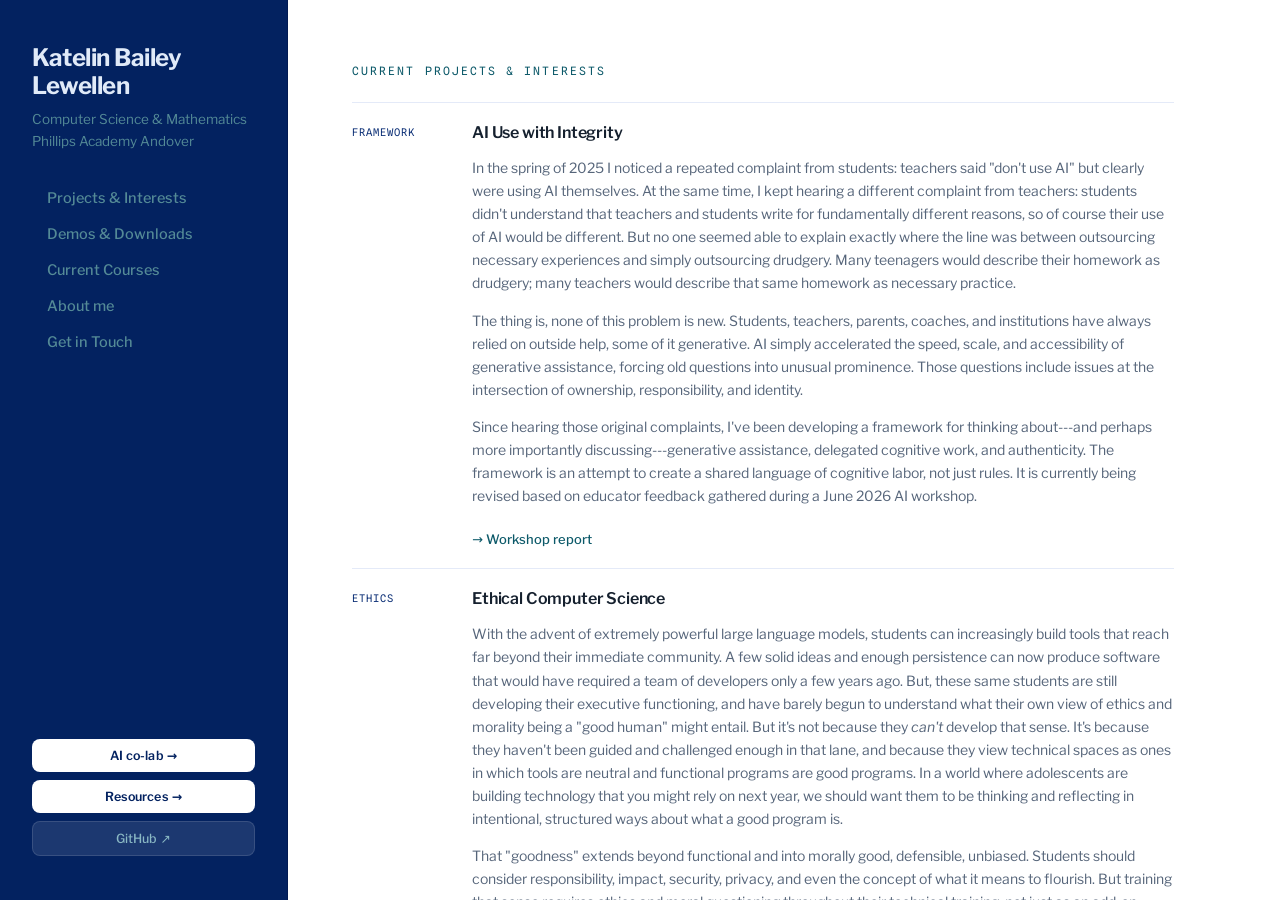
<file: index.html>
<!DOCTYPE html>
<html lang="en">
<head>
<meta charset="utf-8">
<meta name="viewport" content="width=device-width, initial-scale=1">
<title>Katelin Bailey Lewellen</title>
<link rel="preconnect" href="https://fonts.googleapis.com">
<link rel="preconnect" href="https://fonts.gstatic.com" crossorigin>
<link href="https://fonts.googleapis.com/css2?family=Libre+Franklin:wght@300;400;500;600;700;800&family=Spline+Sans+Mono:wght@400;500&display=swap" rel="stylesheet">
<style>
  * { box-sizing: border-box; }
  html, body { margin: 0; }
  body { font-family: 'Libre Franklin', system-ui, sans-serif; -webkit-font-smoothing: antialiased; color: #15202e; }
  ::selection { background: #b8d8de; }
  a { color: inherit; text-decoration: none; }
  .nav-link { transition: color .15s ease; }
  .nav-link:hover { color: #e8edf3; }
  .tool-card { transition: background .12s ease; }
  .tool-card:hover { background: #f1f4f8; }
  #tools-track::-webkit-scrollbar { display: none; }
  @media (max-width: 768px) {
    .page-wrap { flex-direction: column !important; height: auto !important; overflow: visible !important; }
    aside { width: 100% !important; height: auto !important; position: static !important; padding: 18px 20px 14px !important; gap: 10px !important; }
    .sb-sub { display: none !important; }
    .sb-name { font-size: 18px !important; }
    .sb-nav { display: none !important; }
    .sb-actions { margin-top: 0 !important; flex-direction: row !important; flex-wrap: wrap !important; gap: 6px !important; }
    main { height: auto !important; overflow-y: visible !important; }
    .sec { padding: 36px 20px !important; }
    .projects-grid > div { grid-template-columns: 1fr !important; }
    .course-row { grid-template-columns: 1fr !important; gap: 4px !important; }
    .about-card { flex-direction: column !important; }
    .about-img { width: 100% !important; height: 160px !important; }
    .contact-grid { grid-template-columns: 1fr !important; }
    #tools-track .tool-card { flex: 0 0 82% !important; }
    .scroll-btn { display: none !important; }
    footer { padding: 20px !important; }
  }
</style>
</head>
<body>

<div class="page-wrap" style="display: flex; height: 100vh; overflow: hidden;">

  <!-- SIDEBAR -->
  <aside style="width: 288px; flex: none; height: 100vh; position: sticky; top: 0; overflow-y: auto; background: #032260; border-right: 1px solid #021a52; padding: 44px 32px; display: flex; flex-direction: column; gap: 28px;">

    <div>
      <div class="sb-name" style="font-size: 24px; font-weight: 700; letter-spacing: -0.02em; line-height: 1.15; color: #e0eaf8;">Katelin Bailey<br>Lewellen</div>
      <div class="sb-sub" style="font-size: 13.5px; color: #548a96; margin-top: 10px; line-height: 1.6;">Computer Science &amp; Mathematics<br>Phillips Academy Andover</div>
    </div>

    <nav class="sb-nav" style="display: flex; flex-direction: column;">

      <a href="#projects" class="nav-link" style="display: flex; align-items: center; gap: 10px; padding: 9px 0; font-size: 14.5px; color: #548a96; font-weight: 500;">
        <span style="width: 5px; height: 5px; border-radius: 50%; background: #548a96; flex: none; opacity: 0;"></span>Projects & Interests
      </a>
      <a href="#tools" class="nav-link" style="display: flex; align-items: center; gap: 10px; padding: 9px 0; font-size: 14.5px; color: #548a96; font-weight: 500;">
        <span style="width: 5px; height: 5px; border-radius: 50%; background: #548a96; flex: none; opacity: 0;"></span>Demos & Downloads
      </a>
      <a href="#courses" class="nav-link" style="display: flex; align-items: center; gap: 10px; padding: 9px 0; font-size: 14.5px; color: #548a96; font-weight: 500;">
        <span style="width: 5px; height: 5px; border-radius: 50%; background: #548a96; flex: none; opacity: 0;"></span>Current Courses
      </a>
      <a href="#about" class="nav-link" style="display: flex; align-items: center; gap: 10px; padding: 9px 0; font-size: 14.5px; color: #548a96; font-weight: 500;">
        <span style="width: 5px; height: 5px; border-radius: 50%; background: #548a96; flex: none; opacity: 0;"></span>About me
      </a>
      <a href="#contact" class="nav-link" style="display: flex; align-items: center; gap: 10px; padding: 9px 0; font-size: 14.5px; color: #548a96; font-weight: 500;">
        <span style="width: 5px; height: 5px; border-radius: 50%; background: #548a96; flex: none; opacity: 0;"></span>Get in Touch
      </a>
    </nav>

    <div class="sb-actions" style="margin-top: auto; display: flex; flex-direction: column; gap: 8px;">
      <a href="workshop.html" style="background: #ffffff; color: #032260; padding: 9px 12px; border-radius: 8px; text-align: center; font-size: 12.5px; font-weight: 600; letter-spacing: 0.01em;">AI co-lab →</a>
      <a href="open_resources.html" style="background: #ffffff; color: #032260; padding: 9px 12px; border-radius: 8px; text-align: center; font-size: 12.5px; font-weight: 600; letter-spacing: 0.01em;">Resources →</a>
      <a href="https://github.com/kblewellen" target="_blank" rel="noopener" style="background: rgba(255,255,255,0.1); color: #8ab8c4; padding: 9px 12px; border-radius: 8px; text-align: center; font-size: 12.5px; font-weight: 500; border: 1px solid rgba(255,255,255,0.12);">GitHub ↗</a>
      <!--<span style="border: 1px solid rgba(255,255,255,0.12); color: #8ab8c4; padding: 9px 12px; border-radius: 8px; text-align: center; font-size: 12.5px; font-weight: 500; cursor: pointer;">Download CV ↓</span> -->
    </div>
  </aside>

  <!-- MAIN -->
  <main style="flex: 1; height: 100vh; overflow-y: auto; background: #ffffff;">
  <div style="max-width: 950px;">

    <!-- PROJECTS -->
    <section id="projects" class="sec" style="padding: 64px 64px 56px; border-bottom: 1px solid #e4eaf8;">
      <div style="font-family: 'Spline Sans Mono', monospace; font-size: 11.5px; letter-spacing: 0.18em; text-transform: uppercase; color: #0c5969; margin-bottom: 24px;">Current projects &amp; interests</div>
      <div class="projects-grid" style="display: flex; flex-direction: column;">

        <div style="display: grid; grid-template-columns: 100px 1fr; gap: 20px; padding: 20px 0; border-top: 1px solid #e4eaf8;">
          <div style="font-family: 'Spline Sans Mono', monospace; font-size: 10.5px; letter-spacing: 0.1em; text-transform: uppercase; color: #0e3177; padding-top: 3px;">Framework</div>
          <div>
            <div style="font-size: 16px; font-weight: 600; margin-bottom: 8px; letter-spacing: -0.01em;">AI Use with Integrity</div>
            <div style="font-size: 14px; line-height: 1.65; color: #56657a;"><p>In the spring of 2025 I noticed a repeated complaint from students: teachers said "don't use AI" but clearly were using AI themselves. At the same time, I kept hearing a different complaint from teachers: students didn't understand that teachers and students write for fundamentally different reasons, so of course their use of AI would be different. But no one seemed able to explain exactly where the line was between outsourcing necessary experiences and simply outsourcing drudgery. Many teenagers would describe their homework as drudgery; many teachers would describe that same homework as necessary practice.</p> <p> The thing is, none of this problem is new. Students, teachers, parents, coaches, and institutions have always relied on outside help, some of it generative. AI simply accelerated the speed, scale, and accessibility of generative assistance, forcing old questions into unusual prominence. Those questions include issues at the intersection of ownership, responsibility, and identity. </p> <p>Since hearing those original complaints, I've been developing a framework for thinking about---and perhaps more importantly discussing---generative assistance, delegated cognitive work, and authenticity. The framework is an attempt to create a shared language of cognitive labor, not just rules. It is currently being revised based on educator feedback gathered during a June 2026 AI workshop. </p></div>
            <a href="workshop.html" style="display: inline-block; margin-top: 10px; font-size: 13px; font-weight: 500; color: #0c5969;">→ Workshop report</a>
          </div>
        </div>

        <div style="display: grid; grid-template-columns: 100px 1fr; gap: 20px; padding: 20px 0; border-top: 1px solid #e4eaf8;">
          <div style="font-family: 'Spline Sans Mono', monospace; font-size: 10.5px; letter-spacing: 0.1em; text-transform: uppercase; color: #0e3177; padding-top: 3px;">Ethics</div>
          <div>
            <div style="font-size: 16px; font-weight: 600; margin-bottom: 8px; letter-spacing: -0.01em;">Ethical Computer Science</div>
            <div style="font-size: 14px; line-height: 1.65; color: #56657a;"><p>With the advent of extremely powerful large language models, students can increasingly build tools that reach far beyond their immediate community. A few solid ideas and enough persistence can now produce software that would have required a team of developers only a few years ago. But, these same students are still developing their executive functioning, and have barely begun to understand what their own view of ethics and morality being a "good human" might entail. But it's not because they <i> can't </i> develop that sense. It's because they haven't been guided and challenged enough in that lane, and because they view technical spaces as ones in which tools are neutral and functional programs are good programs. In a world where adolescents are building technology that you might rely on next year, we should want them to be thinking and reflecting in intentional, structured ways about what a good program is. </p> 
            <p>That "goodness" extends beyond functional and into morally good, defensible, unbiased. Students should consider responsibility, impact, security, privacy, and even the concept of what it means to flourish. But training that sense requires ethics and moral questioning throughout their technical training, not just as an add-on before they sign off on shipping code. This is the work of embedding ethics in our computer science education. </p></div>
          </div>
        </div>

        <div style="display: grid; grid-template-columns: 100px 1fr; gap: 20px; padding: 20px 0; border-top: 1px solid #e4eaf8;">
          <div style="font-family: 'Spline Sans Mono', monospace; font-size: 10.5px; letter-spacing: 0.1em; text-transform: uppercase; color: #0e3177; padding-top: 3px;">Co-Curriculars</div>
          <div>
            <div style="font-size: 16px; font-weight: 600; margin-bottom: 8px; letter-spacing: -0.01em;">Robotics Team</div>
            <div style="font-size: 14px; line-height: 1.65; color: #56657a;"><p>As advisor to the school's FTC robotics team, I see a side of students that they may not show in classes, sports, or in the dorm. Many of my most devoted students on the competition team are truly engaging with it <i> as a team</i>. Students learn about leading, working towards a common goal, sharing accountability, and managing projects outside the confinement of classes, grades, and the push towards the college transcript.</p><p>For the most dedicated students, it will be one of the most enduring commitments they make in high school, and one in which they have a chance to make a true impact and leave a legacy. Students design, build, program, and compete with a robot of their own making, on a team with its own structure and responsibility. This is one of the most "real life" things they can do, and they know it. In this space, responsibility, passion, and academic inquiry become real, and that reality is both rare and transformative.</p> </div>
          </div>
        </div>

        <div style="display: grid; grid-template-columns: 100px 1fr; gap: 20px; padding: 20px 0; border-top: 1px solid #e4eaf8;">
          <div style="font-family: 'Spline Sans Mono', monospace; font-size: 10.5px; letter-spacing: 0.1em; text-transform: uppercase; color: #0e3177; padding-top: 3px;">Pedagogy</div>
          <div>
            <div style="font-size: 16px; font-weight: 600; margin-bottom: 8px; letter-spacing: -0.01em;">Engineering as Liberal Arts</div>
            <div style="font-size: 14px; line-height: 1.65; color: #56657a;"><p>In my time working with engineers in graduate school and industry, I noticed that the best engineers are those who engaged with a liberal arts education. These engineers have encountered and engaged with a wide range of ideas and are equipped to speak with a wide range of people about their work, adjusting their arguments to match their audience. On the flipside of that experience in industry is my experience in education: engineering is often viewed with suspicion in the best liberal arts institutions. </p><p> That said, the best engineering classes often teach the true span of liberal arts: science and mathematics through calculations of scale, angles of construction, and physical mechanics, arts through design and aesthetics, and humanities through research and technical writing, oral presentation skills, and reasoning. As a result, these classes are uniquely well-suited to be a microcosm of the liberal arts education as well as a place to connect cross-disciplinary learning and test out ideas. I'm interested in the ways in which engineering is an unexpected entry point to the broader liberal arts.</p></div>
          </div>
        </div>

      </div>
    </section>

    <!-- TOOLS -->
    <section id="tools" class="sec" style="padding: 56px 64px; border-bottom: 1px solid #e4eaf8;">
      <div style="display: flex; align-items: start; justify-content: space-between; margin-bottom: 12px;">
        <div style="font-family: 'Spline Sans Mono', monospace; font-size: 11.5px; letter-spacing: 0.18em; text-transform: uppercase; color: #0c5969;">Things I've built</div>
        <a href="open_resources.html" style="font-family: 'Spline Sans Mono', monospace; font-size: 11.5px; color: #0c5969;">see all →</a>
      </div>
      <p style="font-size: 13px; line-height: 1.65; color: #93a3b5; margin: 0 0 16px; max-width: 680px;">These tools were built from (1) the original AI use framework, May 2026 version (2) my custom curriculum from 411, 454, 551, and 571 and (3) the CS Skills system as developed by the CS@Andover group as a whole. The code interfaces below were developed in collaboration with Claude Code, and are tagged as such.</p>
      <div style="position: relative;">
        <div id="tools-track" style="display: flex; gap: 14px; overflow-x: auto; scroll-snap-type: x mandatory; scroll-behavior: smooth; scrollbar-width: none; padding-bottom: 4px;">

          <a href="ai_framework.html" class="tool-card" style="flex: 0 0 calc(33.33% - 10px); scroll-snap-align: start; display: flex; align-items: flex-start; padding: 18px 20px; border: 1px solid #e4eaf8; border-radius: 13px; color: inherit;">
            <div>
              <div style="font-size: 16px; font-weight: 600; margin-bottom: 4px;">AI Framework</div>
              <div style="font-family: 'Spline Sans Mono', monospace; font-size: 10px; letter-spacing: 0.08em; text-transform: uppercase; color: #93a3b5; margin-bottom: 3px;">Framework</div>
              <div style="font-family: 'Spline Sans Mono', monospace; font-size: 9.5px; letter-spacing: 0.08em; text-transform: uppercase; color: #c8d2dd; margin-bottom: 8px;">KBL</div>
              <div style="font-size: 13.5px; line-height: 1.55; color: #56657a;">The AI use framework provides a categorization for types of work that students might use AI for and some guidelines for AI use in each category.</div>
            </div>
          </a>

          <a href="student_tools/411_help/411_help_v4.html" class="tool-card" style="flex: 0 0 calc(33.33% - 10px); scroll-snap-align: start; display: flex; align-items: flex-start; padding: 18px 20px; border: 1px solid #e4eaf8; border-radius: 13px; color: inherit;">
            <div>
              <div style="font-size: 16px; font-weight: 600; margin-bottom: 4px;">411 Help</div>
              <div style="font-family: 'Spline Sans Mono', monospace; font-size: 10px; letter-spacing: 0.08em; text-transform: uppercase; color: #93a3b5; margin-bottom: 3px;">Student tool</div>
              <div style="font-family: 'Spline Sans Mono', monospace; font-size: 9.5px; letter-spacing: 0.08em; text-transform: uppercase; color: #c8d2dd; margin-bottom: 8px;">KBL · Claude Code</div>
              <div style="font-size: 13.5px; line-height: 1.55; color: #56657a;">Structured prompt-builder for 411: pick your role, phase of work, skills, and name your need. The tool helps you compose an ask that keeps the thinking yours, with logbook output. Compatible with the AI framework.</div>
            </div>
          </a>

          <a href="teacher_tools/411_help/411_help_heatmatp_v1.html" class="tool-card" style="flex: 0 0 calc(33.33% - 10px); scroll-snap-align: start; display: flex; align-items: flex-start; padding: 18px 20px; border: 1px solid #e4eaf8; border-radius: 13px; color: inherit;">
            <div>
              <div style="font-size: 16px; font-weight: 600; margin-bottom: 4px;">AI Use Dashboard</div>
              <div style="font-family: 'Spline Sans Mono', monospace; font-size: 10px; letter-spacing: 0.08em; text-transform: uppercase; color: #93a3b5; margin-bottom: 3px;">Teacher tool</div>
              <div style="font-family: 'Spline Sans Mono', monospace; font-size: 9.5px; letter-spacing: 0.08em; text-transform: uppercase; color: #c8d2dd; margin-bottom: 8px;">KBL · Claude Code</div>
              <div style="font-size: 13.5px; line-height: 1.55; color: #56657a;">Upload student logbook entries from the 411 help tool (student version) and see a heatmap of days and roles where help was sought, as well as what categories and structures those help requests took. </div>
            </div>
          </a>

          <a href="edu_games/gate_crashers/index.html" class="tool-card" style="flex: 0 0 calc(33.33% - 10px); scroll-snap-align: start; display: flex; align-items: flex-start; padding: 18px 20px; border: 1px solid #e4eaf8; border-radius: 13px; color: inherit;">
            <div>
              <div style="font-size: 16px; font-weight: 600; margin-bottom: 4px;">Gate Crashers</div>
              <div style="font-family: 'Spline Sans Mono', monospace; font-size: 10px; letter-spacing: 0.08em; text-transform: uppercase; color: #93a3b5; margin-bottom: 3px;">Game</div>
              <div style="font-family: 'Spline Sans Mono', monospace; font-size: 9.5px; letter-spacing: 0.08em; text-transform: uppercase; color: #c8d2dd; margin-bottom: 8px;">KBL · Claude Code</div>
              <div style="font-size: 13.5px; line-height: 1.55; color: #56657a;">A very quick progressive review game for debugging logic gates. AI theme: "GlitchBot scrambled the digital fortress. Debug broken logic gate circuits before the chaos spreads!"</div>
            </div>
          </a>

          <a data-href="vex_test/index.html" class="tool-card" style="flex: 0 0 calc(33.33% - 10px); scroll-snap-align: start; display: flex; align-items: flex-start; padding: 18px 20px; border: 1px solid #e4eaf8; border-radius: 13px; color: inherit;">
            <div>
              <div style="font-size: 16px; font-weight: 600; margin-bottom: 4px;">VEX Test</div>
              <div style="font-family: 'Spline Sans Mono', monospace; font-size: 10px; letter-spacing: 0.08em; text-transform: uppercase; color: #93a3b5; margin-bottom: 3px;">Simulator</div>
              <div style="font-family: 'Spline Sans Mono', monospace; font-size: 9.5px; letter-spacing: 0.08em; text-transform: uppercase; color: #c8d2dd; margin-bottom: 8px;">KBL · Claude Code</div>
              <div style="font-size: 13.5px; line-height: 1.55; color: #56657a;">Provides a timestamped execution log from uploaded exp-python code. Allows students to inject events like sensor triggers and controller inputs, and regenerate the execution log. Preliminary low-fidelity visuals trace a path. This is a logic verification tool, not a true simulation or interpreter.</div>
            </div>
          </a>

        </div>
        <button class="scroll-btn" onclick="document.getElementById('tools-track').scrollBy({left:-300,behavior:'smooth'})" style="position: absolute; left: -18px; top: 50%; transform: translateY(-60%); background: #fff; border: 1px solid #dce8ea; border-radius: 50%; width: 34px; height: 34px; cursor: pointer; font-size: 20px; color: #375798; display: flex; align-items: center; justify-content: center; box-shadow: 0 2px 8px -2px rgba(21,32,46,0.12); padding: 0; z-index: 1;">‹</button>
        <button class="scroll-btn" onclick="document.getElementById('tools-track').scrollBy({left:300,behavior:'smooth'})" style="position: absolute; right: -18px; top: 50%; transform: translateY(-60%); background: #fff; border: 1px solid #dce8ea; border-radius: 50%; width: 34px; height: 34px; cursor: pointer; font-size: 20px; color: #375798; display: flex; align-items: center; justify-content: center; box-shadow: 0 2px 8px -2px rgba(21,32,46,0.12); padding: 0; z-index: 1;">›</button>
      </div>
    </section>

    <!-- COURSES -->
    <section id="courses" class="sec" style="padding: 56px 64px; border-bottom: 1px solid #e4eaf8;">
      <div style="font-family: 'Spline Sans Mono', monospace; font-size: 11.5px; letter-spacing: 0.18em; text-transform: uppercase; color: #0c5969; margin-bottom: 24px;">Courses I teach</div>

      <div class="course-row" style="display: grid; grid-template-columns: 64px 1fr 1fr; gap: 20px; align-items: start; padding: 18px 0; border-top: 1px solid #eaeef8;">
        <div style="font-family: 'Spline Sans Mono', monospace; font-size: 11px; color: #375798; font-weight: 500;">CSC·401</div>
        <div>
          <div style="font-size: 16px; font-weight: 600; margin-bottom: 3px;">Programming in Python</div>
          <div style="font-size: 12px; color: #93a3b5; font-family: 'Spline Sans Mono', monospace; letter-spacing: 0.06em; text-transform: uppercase;">Introductory · T1, T2</div>
          <div style="font-size: 10px; font-family: 'Spline Sans Mono', monospace; letter-spacing: 0.06em; text-transform: uppercase; color: #93a3b5; margin-top: 5px;">contributor</div>
        </div>
        <div style="font-size: 14px; line-height: 1.6; color: #56657a;">An introduction to computational thinking primarily through the exploration of the Python programming language. Students design and code their own programming projects throughout the course. The course sometimes includes additional applications such as programming introductory data analysis, game development, and vibe coding. </div>
      </div>

      <div class="course-row" style="display: grid; grid-template-columns: 64px 1fr 1fr; gap: 20px; align-items: start; padding: 18px 0; border-top: 1px solid #eaeef8;">
        <div style="font-family: 'Spline Sans Mono', monospace; font-size: 11px; color: #375798; font-weight: 500;">CSC·411</div>
        <div>
          <div style="font-size: 16px; font-weight: 600; margin-bottom: 3px;">Robotics</div>
          <div style="font-size: 12px; color: #93a3b5; font-family: 'Spline Sans Mono', monospace; letter-spacing: 0.06em; text-transform: uppercase;">Introductory · T1, T3</div>
          <div style="font-size: 10px; font-family: 'Spline Sans Mono', monospace; letter-spacing: 0.06em; text-transform: uppercase; color: #0c5969; margin-top: 5px;">author · stable</div>
        </div>
        <div style="font-size: 14px; line-height: 1.6; color: #56657a;">A hands-on, project-based course where students  use the engineering process to engage in science-driven decision making and review physical concepts involved in the design and construction of a robot. Students create robots capable of complex behaviors while exploring different aspects of robot design and how they come together in the creation of a robot, including ethical and cultural elements surrounding the use of artificial intelligence.</div>
      </div>

      <div class="course-row" style="display: grid; grid-template-columns: 64px 1fr 1fr; gap: 20px; align-items: start; padding: 18px 0; border-top: 1px solid #eaeef8;">
        <div style="font-family: 'Spline Sans Mono', monospace; font-size: 11px; color: #375798; font-weight: 500;">CSC·454</div>
        <div>
          <div style="font-size: 16px; font-weight: 600; margin-bottom: 3px;">Computer Organization &amp; Hardware</div>
          <div style="font-size: 12px; color: #93a3b5; font-family: 'Spline Sans Mono', monospace; letter-spacing: 0.06em; text-transform: uppercase;">Intermediate · T3</div>
          <div style="font-size: 10px; font-family: 'Spline Sans Mono', monospace; letter-spacing: 0.06em; text-transform: uppercase; color: #0c5969; margin-top: 5px;">author · building</div>
        </div>
        <div style="font-size: 14px; line-height: 1.6; color: #56657a;">An introduction to the organization and design of computer systems. Students invent and explore the essential hardware and software components of computational devices. Topics include digital logic, circuit design, memory architectures and hierarchies, and assembly language(s). Over the course of the term, students will complete a series of projects that gradually build the components of a simple computer system in simulation.</div>
      </div>

      <div class="course-row" style="display: grid; grid-template-columns: 64px 1fr 1fr; gap: 20px; align-items: start; padding: 18px 0; border-top: 1px solid #eaeef8;">
        <div style="font-family: 'Spline Sans Mono', monospace; font-size: 11px; color: #375798; font-weight: 500;">CSC·551</div>
        <div>
          <div style="font-size: 16px; font-weight: 600; margin-bottom: 3px;">Data Structures &amp; Algorithms</div>
          <div style="font-size: 12px; color: #93a3b5; font-family: 'Spline Sans Mono', monospace; letter-spacing: 0.06em; text-transform: uppercase;">Advanced · T3</div>
          <div style="font-size: 10px; font-family: 'Spline Sans Mono', monospace; letter-spacing: 0.06em; text-transform: uppercase; color: #0c5969; margin-top: 5px;">author · in revision</div>
        </div>
        <div style="font-size: 14px; line-height: 1.6; color: #56657a;">An opportunity for students to study, build, test, and apply data structures such as stacks, queues, linked lists, binary trees, heaps, hash maps and graphs, including formulating appropriate algorithms to support their data. Along the way, students develop software engineering skills potentially including collaborative coding, source control, and test-driven development.</div>
      </div>

      <div class="course-row" style="display: grid; grid-template-columns: 64px 1fr 1fr; gap: 20px; align-items: start; padding: 18px 0; border-top: 1px solid #eaeef8;">
        <div style="font-family: 'Spline Sans Mono', monospace; font-size: 11px; color: #375798; font-weight: 500;">CSC·571</div>
        <div>
          <div style="font-size: 16px; font-weight: 600; margin-bottom: 3px;">Autonomous Systems</div>
          <div style="font-size: 12px; color: #93a3b5; font-family: 'Spline Sans Mono', monospace; letter-spacing: 0.06em; text-transform: uppercase;">Advanced · T2</div>
          <div style="font-size: 10px; font-family: 'Spline Sans Mono', monospace; letter-spacing: 0.06em; text-transform: uppercase; color: #0c5969; margin-top: 5px;">author · in revision</div>
        </div>
        <div style="font-size: 14px; line-height: 1.6; color: #56657a;">A hands-on, project-driven introduction to the design and control of autonomous systems. Students plan and build cyber-physical and autonomous systems in self-selected domains. Their projects drive explorations of necessary robotics, artificial intelligence, and control engineering  to achieve their goals. Woven throughout this work, the students explore the ethical and societal implications of these systems.</div>
      </div>

      <div class="course-row" style="display: grid; grid-template-columns: 64px 1fr 1fr; gap: 20px; align-items: start; padding: 18px 0; border-top: 1px solid #eaeef8;">
        <div style="font-family: 'Spline Sans Mono', monospace; font-size: 11px; color: #375798; font-weight: 500;">MTH</div>
        <div>
          <div style="font-size: 16px; font-weight: 600; margin-bottom: 3px;">Mathematics, various</div>
          <div style="font-size: 12px; color: #93a3b5; font-family: 'Spline Sans Mono', monospace; letter-spacing: 0.06em; text-transform: uppercase;">Mathematics</div>
        </div>
        <div style="font-size: 14px; line-height: 1.6; color: #56657a;"> Various math classes, most recently precalculus and calculus, taught alongside other Andover faculty. I teach math with a focus on exploration, reasoning, and connection which draws from traditions of complex instruction, problem-based learning, and standards-based grading. </div>
      </div>

      <div style="padding: 20px 0 0; margin-top: 4px; border-top: 1px solid #eaeef8;">
        <div style="font-family: 'Spline Sans Mono', monospace; font-size: 11px; letter-spacing: 0.06em; text-transform: uppercase; color: #93a3b5; margin-bottom: 8px;">Also taught</div>
        <div style="font-size: 14px; color: #93a3b5; line-height: 1.8;">Object-Oriented Programming in Java · Data Visualization · Computer Security · Artificial Intelligence and Machine Learning · C++ Bridge Course for Python Programmers · Systems Programming ·  Hardware-Software Interface</div>
      </div>
    </section>

    <!-- ABOUT -->
    <section id="about" class="sec" style="padding: 56px 64px; border-bottom: 1px solid #e4eaf8;">
      <div style="font-family: 'Spline Sans Mono', monospace; font-size: 11.5px; letter-spacing: 0.18em; text-transform: uppercase; color: #0c5969; margin-bottom: 18px;">About</div>
      <div class="about-card" style="background: #f7f9fa; border: 1px solid #dce8ea; border-radius: 16px; padding: 32px 36px; display: flex; gap: 32px; align-items: flex-start; max-width: 950px;">
        <img class="about-img" src="headshot.jpg" alt="Katelin Bailey Lewellen" style="flex: none; width: 105px; height: 116px; border-radius: 12px; border: 1px solid #cdd8e8; object-fit: cover; object-position: center top;">
        <div style="flex: 1; min-width: 0; font-size: 15.5px; line-height: 1.75; color: #4a596b; margin: 0 0 16px;">
          <p>Katelin Lewellen is an educator, programmer, and designer who teaches and plays at the intersection of computer science, engineering, and mathematics. She has taught at every level from middle school to graduate school; in public schools, private schools, university, and community college. She currently teaches at Phillips Academy Andover. In the classroom, Katelin challenges students to develop their own mental models and processes for thinking, designing, and problem-solving. Her classes emphasize hands-on exploration where students make choices defensible by both justification and reflection.   </p>
          <p> Katelin is committed to intertwining computer science with ethics, problem solving, human relationships, research, and judgment. These interests are reflected in her emphasis on both written and oral argumentation. She is focused on cultivating interesting learning environments seeded with thorny problems for students to grapple with. She has spent time developing a framework for helping students and teachers discuss generative assistance, AI, and where cognitive work belongs. Katelin looks at AI with a cautiously optimistic view, but remains deeply concerned with preserving human judgment, responsibility, and authenticity. She coaches the school's FIRST Tech Challenge robotics team (PARC 28170), and enjoys casual creation on campus with tools both physical and digital. </p>
          <p> Wherever you meet her, Katelin is a detail-loving systems thinker who finds joy in both the messy middle of making and the clean precision of intentional design. She is committed to the never-ending task of making classes as sustainable and joyful as they are rigorous, for both students and teachers. She is also one of the most analog computer science teachers you are likely to meet. </p>
          <p>You can ask Katelin about knitting, quilting, baking, running, baseball, or books and puzzles of all sorts. She lives in Andover with her husband, three kids, and a large dog.</p>
        </div>
      </div>
    </section>

    <!-- CONTACT -->
    <section id="contact" class="sec" style="padding: 56px 64px; border-bottom: 1px solid #e4eaf8;">
      <div style="font-family: 'Spline Sans Mono', monospace; font-size: 11.5px; letter-spacing: 0.18em; text-transform: uppercase; color: #0c5969; margin-bottom: 24px;">Contact</div>

      <div style="margin-bottom: 16px; padding: 22px 24px; border: 1px solid #e4eaf8; border-radius: 13px; max-width: 760px;">
        <div style="font-family: 'Spline Sans Mono', monospace; font-size: 10.5px; letter-spacing: 0.1em; text-transform: uppercase; color: #93a3b5; margin-bottom: 10px;">Summer 2026 Forecast</div>
        <div style="font-size: 14px; line-height: 1.7; color: #56657a;">In June I'll be at the Grauer Summer Institute (June 15–19), deep-diving into AI in education. In July I'm in residence with the Tang Institute at Andover, working on Ethics and Computer Science. During the fellowship I'm available for in-person or virtual appointments Tue–Thu on campus. Unavailable in August.</div>
      </div>

      <div class="contact-grid" style="display: grid; grid-template-columns: 1fr 1fr; gap: 16px; max-width: 760px;">

        <div style="padding: 22px 24px; border: 1px solid #e4eaf8; border-radius: 13px;">
          <div style="font-family: 'Spline Sans Mono', monospace; font-size: 10.5px; letter-spacing: 0.1em; text-transform: uppercase; color: #93a3b5; margin-bottom: 10px;">Most often found in</div>
          <div style="font-size: 14px; line-height: 1.7; color: #56657a;">
              Nest Makerspace, Robotics Studio<br>
              Oliver Wendell Holmes Library (OWHL)</div>
        </div>

        <div style="padding: 22px 24px; border: 1px solid #e4eaf8; border-radius: 13px;">
          <div style="font-family: 'Spline Sans Mono', monospace; font-size: 10.5px; letter-spacing: 0.1em; text-transform: uppercase; color: #93a3b5; margin-bottom: 10px;">Student Questions</div>
          <div style="font-size: 14px; line-height: 1.75; color: #56657a;">Mon 10–10:45am · Wed 9:45–10:15am<br><span style="font-size: 13px; color: #93a3b5;"><i>when school is in session</i></span></div>
        </div>

        <div style="padding: 22px 24px; border: 1px solid #e4eaf8; border-radius: 13px;">
          <div style="font-family: 'Spline Sans Mono', monospace; font-size: 10.5px; letter-spacing: 0.1em; text-transform: uppercase; color: #93a3b5; margin-bottom: 10px;">Contact me (fast)</div>
          <a id="contact-email" style="font-size: 14.5px; color: #0c5969; font-weight: 500;"></a>
        </div>

        <div style="padding: 22px 24px; border: 1px solid #e4eaf8; border-radius: 13px;">
          <div style="font-family: 'Spline Sans Mono', monospace; font-size: 10.5px; letter-spacing: 0.1em; text-transform: uppercase; color: #93a3b5; margin-bottom: 10px;">Contact me (slow)</div>
          <div style="font-size: 14px; line-height: 1.7; color: #56657a;">180 Main Street<br>Andover MA 01810</div>
        </div>

      </div>

    </section>

    <!-- FOOTER -->
    <footer style="padding: 28px 64px; border-top: 1px solid #e4eaf8; display: flex; align-items: center; justify-content: space-between; gap: 24px; flex-wrap: wrap;">
      <p style="font-size: 13px; color: #93a3b5; margin: 0; line-height: 1.6;">Built with <span style="color: #56657a; font-weight: 500;">Claude Design</span> and <span style="color: #56657a; font-weight: 500;">Claude Code</span>. Curious? <a href="mailto:klewellen@andover.edu" style="color: #0c5969; font-weight: 500;">Get in touch.</a></p>
      <p id="kbl" style="font-family: 'Spline Sans Mono', monospace; font-size: 11px; color: #b5c1cd; margin: 0; letter-spacing: 0.06em;">KBL</p>
    </footer>

  </div>
  </main>
</div>

<script>
  document.getElementById('kbl').textContent = 'KBL · ' + new Date().getFullYear();
  (function() {
    const el = document.getElementById('contact-email');
    const addr = 'klewellen' + '@' + 'andover.edu';
    el.href = 'mailto:' + addr;
    el.textContent = 'klewellen@';
  })();
</script>
</body>
</html>
</file>
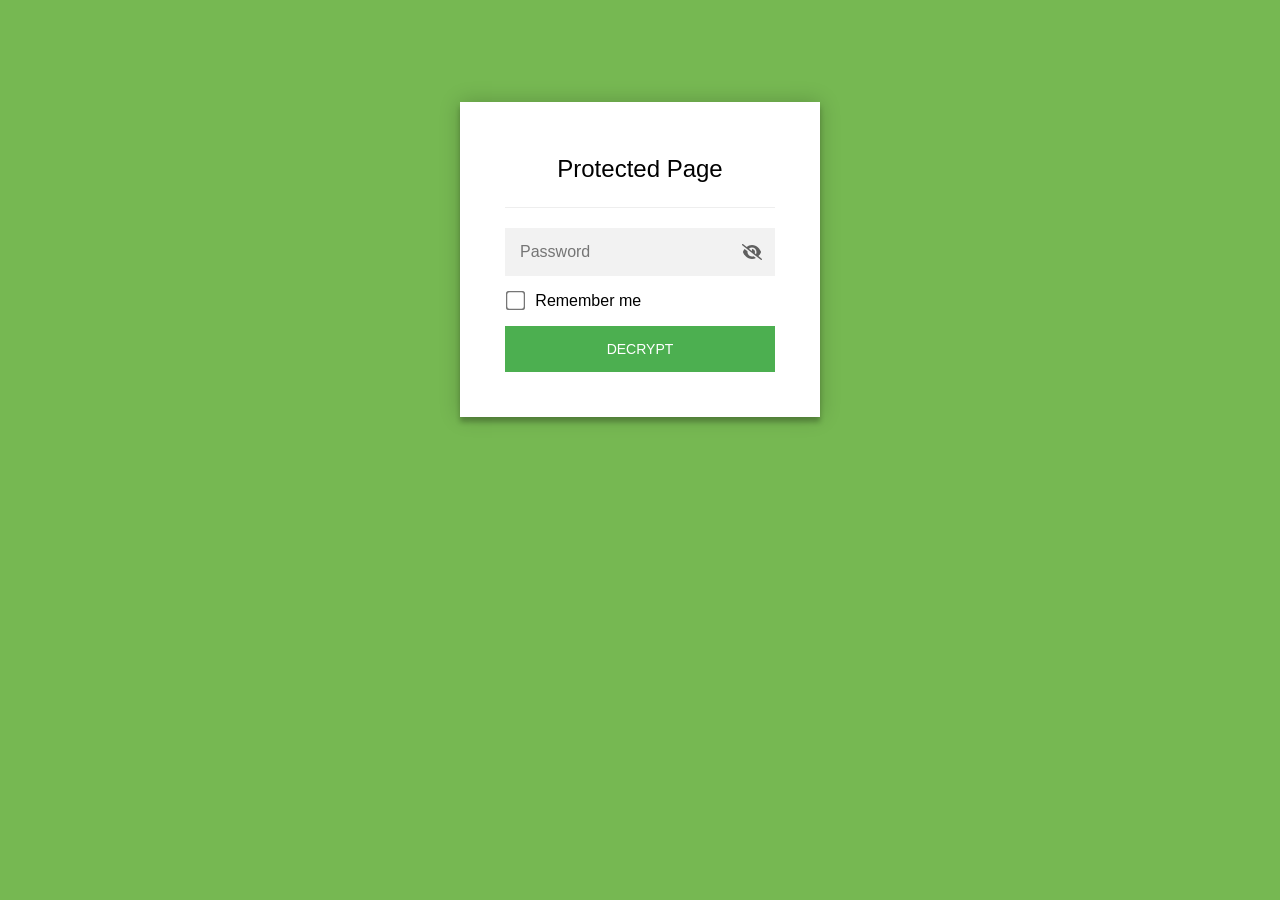
<file: edu_games/gate-crashers/index.html>
<!DOCTYPE html>
<html class="staticrypt-html">
    <head>
        <meta charset="utf-8" />
        <title>Protected Page</title>
        <meta name="viewport" content="width=device-width, initial-scale=1" />

        <!-- do not cache this page -->
        <meta http-equiv="cache-control" content="max-age=0" />
        <meta http-equiv="cache-control" content="no-cache" />
        <meta http-equiv="expires" content="0" />
        <meta http-equiv="expires" content="Tue, 01 Jan 1980 1:00:00 GMT" />
        <meta http-equiv="pragma" content="no-cache" />

        <style>
            .staticrypt-hr {
                margin-top: 20px;
                margin-bottom: 20px;
                border: 0;
                border-top: 1px solid #eee;
            }

            .staticrypt-page {
                width: 360px;
                padding: 8% 0 0;
                margin: auto;
                box-sizing: border-box;
            }

            .staticrypt-form {
                position: relative;
                z-index: 1;
                background: #ffffff;
                max-width: 360px;
                margin: 0 auto 100px;
                padding: 45px;
                text-align: center;
                box-shadow: 0 0 20px 0 rgba(0, 0, 0, 0.2), 0 5px 5px 0 rgba(0, 0, 0, 0.24);
            }

            .staticrypt-form input[type="password"],
            input[type="text"] {
                background: inherit;
                border: 0;
                box-sizing: border-box; /* This ensures padding is included in the total width */
                font-size: 14px;
                outline: 0;
                padding: 15px 30px 15px 15px; /* Adjust the padding to ensure there is space for the icon */
                width: 100%;
            }

            .staticrypt-password-container {
                position: relative;
                outline: 0;
                background: #f2f2f2;
                width: 100%;
                border: 0;
                margin: 0 0 15px;
                box-sizing: border-box;
            }

            .staticrypt-toggle-password-visibility {
                cursor: pointer;
                height: 20px;
                opacity: 60%;
                padding: 13px;
                position: absolute;
                right: 0;
                top: 50%;
                transform: translateY(-50%);
                width: 20px;
            }

            .staticrypt-form .staticrypt-decrypt-button {
                text-transform: uppercase;
                outline: 0;
                background: #4CAF50;
                width: 100%;
                border: 0;
                padding: 15px;
                color: #ffffff;
                font-size: 14px;
                cursor: pointer;
            }

            .staticrypt-form .staticrypt-decrypt-button:hover,
            .staticrypt-form .staticrypt-decrypt-button:active,
            .staticrypt-form .staticrypt-decrypt-button:focus {
                background: #4CAF50;
                filter: brightness(92%);
            }

            .staticrypt-html {
                height: 100%;
            }

            .staticrypt-body {
                height: 100%;
                margin: 0;
            }

            .staticrypt-content {
                height: 100%;
                margin-bottom: 1em;
                background: #76B852;
                font-family: "Arial", sans-serif;
                -webkit-font-smoothing: antialiased;
                -moz-osx-font-smoothing: grayscale;
            }

            .staticrypt-instructions {
                margin-top: -1em;
                margin-bottom: 1em;
            }

            .staticrypt-title {
                font-size: 1.5em;
            }

            label.staticrypt-remember {
                display: flex;
                align-items: center;
                margin-bottom: 1em;
            }

            .staticrypt-remember input[type="checkbox"] {
                transform: scale(1.5);
                margin-right: 1em;
            }

            .hidden {
                display: none !important;
            }

            .staticrypt-spinner-container {
                height: 100%;
                display: flex;
                align-items: center;
                justify-content: center;
            }

            .staticrypt-spinner {
                display: inline-block;
                width: 2rem;
                height: 2rem;
                vertical-align: text-bottom;
                border: 0.25em solid gray;
                border-right-color: transparent;
                border-radius: 50%;
                -webkit-animation: spinner-border 0.75s linear infinite;
                animation: spinner-border 0.75s linear infinite;
                animation-duration: 0.75s;
                animation-timing-function: linear;
                animation-delay: 0s;
                animation-iteration-count: infinite;
                animation-direction: normal;
                animation-fill-mode: none;
                animation-play-state: running;
                animation-name: spinner-border;
            }

            @keyframes spinner-border {
                100% {
                    transform: rotate(360deg);
                }
            }

            @media screen and (-webkit-min-device-pixel-ratio: 0) {
                .staticrypt-form input[type="password"],
                input[type="text"] {
                    font-size: 16px;
                }
            }
        </style>
    </head>

    <body class="staticrypt-body">
        <div id="staticrypt_loading" class="staticrypt-spinner-container">
            <div class="staticrypt-spinner"></div>
        </div>

        <div id="staticrypt_content" class="staticrypt-content hidden">
            <div class="staticrypt-page">
                <div class="staticrypt-form">
                    <div class="staticrypt-instructions">
                        <p class="staticrypt-title">Protected Page</p>
                        <p></p>
                    </div>

                    <hr class="staticrypt-hr" />

                    <form id="staticrypt-form" action="#" method="post">
                        <div class="staticrypt-password-container">
                            <input
                                id="staticrypt-password"
                                type="password"
                                name="password"
                                placeholder="Password"
                                autofocus
                            />

                            <img
                                class="staticrypt-toggle-password-visibility"
                                alt="Show password"
                                title="Show password"
                                src="[data-uri]"
                            />
                        </div>

                        <label id="staticrypt-remember-label" class="staticrypt-remember hidden">
                            <input id="staticrypt-remember" type="checkbox" name="remember" />
                            Remember me
                        </label>

                        <input type="submit" class="staticrypt-decrypt-button" value="DECRYPT" />
                    </form>
                </div>
            </div>
        </div>

        <script>
            // these variables will be filled when generating the file - the template format is 'variable_name'
            const staticryptInitiator = ((function(){
  const exports = {};
  const cryptoEngine = ((function(){
  const exports = {};
  const { subtle } = crypto;

const IV_BITS = 16 * 8;
const HEX_BITS = 4;
const ENCRYPTION_ALGO = "AES-CBC";

/**
 * Translates between utf8 encoded hexadecimal strings
 * and Uint8Array bytes.
 */
const HexEncoder = {
    /**
     * hex string -> bytes
     * @param {string} hexString
     * @returns {Uint8Array}
     */
    parse: function (hexString) {
        if (hexString.length % 2 !== 0) throw "Invalid hexString";
        const arrayBuffer = new Uint8Array(hexString.length / 2);

        for (let i = 0; i < hexString.length; i += 2) {
            const byteValue = parseInt(hexString.substring(i, i + 2), 16);
            if (isNaN(byteValue)) {
                throw "Invalid hexString";
            }
            arrayBuffer[i / 2] = byteValue;
        }
        return arrayBuffer;
    },

    /**
     * bytes -> hex string
     * @param {Uint8Array} bytes
     * @returns {string}
     */
    stringify: function (bytes) {
        const hexBytes = [];

        for (let i = 0; i < bytes.length; ++i) {
            let byteString = bytes[i].toString(16);
            if (byteString.length < 2) {
                byteString = "0" + byteString;
            }
            hexBytes.push(byteString);
        }
        return hexBytes.join("");
    },
};

/**
 * Translates between utf8 strings and Uint8Array bytes.
 */
const UTF8Encoder = {
    parse: function (str) {
        return new TextEncoder().encode(str);
    },

    stringify: function (bytes) {
        return new TextDecoder().decode(bytes);
    },
};

/**
 * Salt and encrypt a msg with a password.
 */
async function encrypt(msg, hashedPassword) {
    // Must be 16 bytes, unpredictable, and preferably cryptographically random. However, it need not be secret.
    // https://developer.mozilla.org/en-US/docs/Web/API/SubtleCrypto/encrypt#parameters
    const iv = crypto.getRandomValues(new Uint8Array(IV_BITS / 8));

    const key = await subtle.importKey("raw", HexEncoder.parse(hashedPassword), ENCRYPTION_ALGO, false, ["encrypt"]);

    const encrypted = await subtle.encrypt(
        {
            name: ENCRYPTION_ALGO,
            iv: iv,
        },
        key,
        UTF8Encoder.parse(msg)
    );

    // iv will be 32 hex characters, we prepend it to the ciphertext for use in decryption
    return HexEncoder.stringify(iv) + HexEncoder.stringify(new Uint8Array(encrypted));
}
exports.encrypt = encrypt;

/**
 * Decrypt a salted msg using a password.
 *
 * @param {string} encryptedMsg
 * @param {string} hashedPassword
 * @returns {Promise<string>}
 */
async function decrypt(encryptedMsg, hashedPassword) {
    const ivLength = IV_BITS / HEX_BITS;
    const iv = HexEncoder.parse(encryptedMsg.substring(0, ivLength));
    const encrypted = encryptedMsg.substring(ivLength);

    const key = await subtle.importKey("raw", HexEncoder.parse(hashedPassword), ENCRYPTION_ALGO, false, ["decrypt"]);

    const outBuffer = await subtle.decrypt(
        {
            name: ENCRYPTION_ALGO,
            iv: iv,
        },
        key,
        HexEncoder.parse(encrypted)
    );

    return UTF8Encoder.stringify(new Uint8Array(outBuffer));
}
exports.decrypt = decrypt;

/**
 * Salt and hash the password so it can be stored in localStorage without opening a password reuse vulnerability.
 *
 * @param {string} password
 * @param {string} salt
 * @returns {Promise<string>}
 */
async function hashPassword(password, salt) {
    // we hash the password in multiple steps, each adding more iterations. This is because we used to allow less
    // iterations, so for backward compatibility reasons, we need to support going from that to more iterations.
    let hashedPassword = await hashLegacyRound(password, salt);

    hashedPassword = await hashSecondRound(hashedPassword, salt);

    return hashThirdRound(hashedPassword, salt);
}
exports.hashPassword = hashPassword;

/**
 * This hashes the password with 1k iterations. This is a low number, we need this function to support backwards
 * compatibility.
 *
 * @param {string} password
 * @param {string} salt
 * @returns {Promise<string>}
 */
function hashLegacyRound(password, salt) {
    return pbkdf2(password, salt, 1000, "SHA-1");
}
exports.hashLegacyRound = hashLegacyRound;

/**
 * Add a second round of iterations. This is because we used to use 1k, so for backwards compatibility with
 * remember-me/autodecrypt links, we need to support going from that to more iterations.
 *
 * @param hashedPassword
 * @param salt
 * @returns {Promise<string>}
 */
function hashSecondRound(hashedPassword, salt) {
    return pbkdf2(hashedPassword, salt, 14000, "SHA-256");
}
exports.hashSecondRound = hashSecondRound;

/**
 * Add a third round of iterations to bring total number to 600k. This is because we used to use 1k, then 15k, so for
 * backwards compatibility with remember-me/autodecrypt links, we need to support going from that to more iterations.
 *
 * @param hashedPassword
 * @param salt
 * @returns {Promise<string>}
 */
function hashThirdRound(hashedPassword, salt) {
    return pbkdf2(hashedPassword, salt, 585000, "SHA-256");
}
exports.hashThirdRound = hashThirdRound;

/**
 * Salt and hash the password so it can be stored in localStorage without opening a password reuse vulnerability.
 *
 * @param {string} password
 * @param {string} salt
 * @param {int} iterations
 * @param {string} hashAlgorithm
 * @returns {Promise<string>}
 */
async function pbkdf2(password, salt, iterations, hashAlgorithm) {
    const key = await subtle.importKey("raw", UTF8Encoder.parse(password), "PBKDF2", false, ["deriveBits"]);

    const keyBytes = await subtle.deriveBits(
        {
            name: "PBKDF2",
            hash: hashAlgorithm,
            iterations,
            salt: UTF8Encoder.parse(salt),
        },
        key,
        256
    );

    return HexEncoder.stringify(new Uint8Array(keyBytes));
}

function generateRandomSalt() {
    const bytes = crypto.getRandomValues(new Uint8Array(128 / 8));

    return HexEncoder.stringify(new Uint8Array(bytes));
}
exports.generateRandomSalt = generateRandomSalt;

async function signMessage(hashedPassword, message) {
    const key = await subtle.importKey(
        "raw",
        HexEncoder.parse(hashedPassword),
        {
            name: "HMAC",
            hash: "SHA-256",
        },
        false,
        ["sign"]
    );
    const signature = await subtle.sign("HMAC", key, UTF8Encoder.parse(message));

    return HexEncoder.stringify(new Uint8Array(signature));
}
exports.signMessage = signMessage;

function getRandomAlphanum() {
    const possibleCharacters = "abcdefghijklmnopqrstuvwxyzABCDEFGHIJKLMNOPQRSTUVWXYZ0123456789";

    let byteArray;
    let parsedInt;

    // Keep generating new random bytes until we get a value that falls
    // within a range that can be evenly divided by possibleCharacters.length
    do {
        byteArray = crypto.getRandomValues(new Uint8Array(1));
        // extract the lowest byte to get an int from 0 to 255 (probably unnecessary, since we're only generating 1 byte)
        parsedInt = byteArray[0] & 0xff;
    } while (parsedInt >= 256 - (256 % possibleCharacters.length));

    // Take the modulo of the parsed integer to get a random number between 0 and totalLength - 1
    const randomIndex = parsedInt % possibleCharacters.length;

    return possibleCharacters[randomIndex];
}

/**
 * Generate a random string of a given length.
 *
 * @param {int} length
 * @returns {string}
 */
function generateRandomString(length) {
    let randomString = "";

    for (let i = 0; i < length; i++) {
        randomString += getRandomAlphanum();
    }

    return randomString;
}
exports.generateRandomString = generateRandomString;

  return exports;
})());
const codec = ((function(){
  const exports = {};
  /**
 * Initialize the codec with the provided cryptoEngine - this return functions to encode and decode messages.
 *
 * @param cryptoEngine - the engine to use for encryption / decryption
 */
function init(cryptoEngine) {
    const exports = {};

    /**
     * Top-level function for encoding a message.
     * Includes password hashing, encryption, and signing.
     *
     * @param {string} msg
     * @param {string} password
     * @param {string} salt
     *
     * @returns {string} The encoded text
     */
    async function encode(msg, password, salt) {
        const hashedPassword = await cryptoEngine.hashPassword(password, salt);

        const encrypted = await cryptoEngine.encrypt(msg, hashedPassword);

        // we use the hashed password in the HMAC because this is effectively what will be used a password (so we can store
        // it in localStorage safely, we don't use the clear text password)
        const hmac = await cryptoEngine.signMessage(hashedPassword, encrypted);

        return hmac + encrypted;
    }
    exports.encode = encode;

    /**
     * Encode using a password that has already been hashed. This is useful to encode multiple messages in a row, that way
     * we don't need to hash the password multiple times.
     *
     * @param {string} msg
     * @param {string} hashedPassword
     *
     * @returns {string} The encoded text
     */
    async function encodeWithHashedPassword(msg, hashedPassword) {
        const encrypted = await cryptoEngine.encrypt(msg, hashedPassword);

        // we use the hashed password in the HMAC because this is effectively what will be used a password (so we can store
        // it in localStorage safely, we don't use the clear text password)
        const hmac = await cryptoEngine.signMessage(hashedPassword, encrypted);

        return hmac + encrypted;
    }
    exports.encodeWithHashedPassword = encodeWithHashedPassword;

    /**
     * Top-level function for decoding a message.
     * Includes signature check and decryption.
     *
     * @param {string} signedMsg
     * @param {string} hashedPassword
     * @param {string} salt
     * @param {int} backwardCompatibleAttempt
     * @param {string} originalPassword
     *
     * @returns {Object} {success: true, decoded: string} | {success: false, message: string}
     */
    async function decode(signedMsg, hashedPassword, salt, backwardCompatibleAttempt = 0, originalPassword = "") {
        const encryptedHMAC = signedMsg.substring(0, 64);
        const encryptedMsg = signedMsg.substring(64);
        const decryptedHMAC = await cryptoEngine.signMessage(hashedPassword, encryptedMsg);

        if (decryptedHMAC !== encryptedHMAC) {
            // we have been raising the number of iterations in the hashing algorithm multiple times, so to support the old
            // remember-me/autodecrypt links we need to try bringing the old hashes up to speed.
            originalPassword = originalPassword || hashedPassword;
            if (backwardCompatibleAttempt === 0) {
                const updatedHashedPassword = await cryptoEngine.hashThirdRound(originalPassword, salt);

                return decode(signedMsg, updatedHashedPassword, salt, backwardCompatibleAttempt + 1, originalPassword);
            }
            if (backwardCompatibleAttempt === 1) {
                let updatedHashedPassword = await cryptoEngine.hashSecondRound(originalPassword, salt);
                updatedHashedPassword = await cryptoEngine.hashThirdRound(updatedHashedPassword, salt);

                return decode(signedMsg, updatedHashedPassword, salt, backwardCompatibleAttempt + 1, originalPassword);
            }

            return { success: false, message: "Signature mismatch" };
        }

        return {
            success: true,
            decoded: await cryptoEngine.decrypt(encryptedMsg, hashedPassword),
        };
    }
    exports.decode = decode;

    return exports;
}
exports.init = init;

  return exports;
})());
const decode = codec.init(cryptoEngine).decode;

/**
 * Initialize the staticrypt module, that exposes functions callbable by the password_template.
 *
 * @param {{
 *  staticryptEncryptedMsgUniqueVariableName: string,
 *  isRememberEnabled: boolean,
 *  rememberDurationInDays: number,
 *  staticryptSaltUniqueVariableName: string,
 * }} staticryptConfig - object of data that is stored on the password_template at encryption time.
 *
 * @param {{
 *  rememberExpirationKey: string,
 *  rememberPassphraseKey: string,
 *  replaceHtmlCallback: function,
 *  clearLocalStorageCallback: function,
 * }} templateConfig - object of data that can be configured by a custom password_template.
 */
function init(staticryptConfig, templateConfig) {
    const exports = {};

    /**
     * Decrypt our encrypted page, replace the whole HTML.
     *
     * @param {string} hashedPassword
     * @returns {Promise<boolean>}
     */
    async function decryptAndReplaceHtml(hashedPassword) {
        const { staticryptEncryptedMsgUniqueVariableName, staticryptSaltUniqueVariableName } = staticryptConfig;
        const { replaceHtmlCallback } = templateConfig;

        const result = await decode(
            staticryptEncryptedMsgUniqueVariableName,
            hashedPassword,
            staticryptSaltUniqueVariableName
        );
        if (!result.success) {
            return false;
        }
        const plainHTML = result.decoded;

        // if the user configured a callback call it, otherwise just replace the whole HTML
        if (typeof replaceHtmlCallback === "function") {
            replaceHtmlCallback(plainHTML);
        } else {
            document.write(plainHTML);
            document.close();
        }

        return true;
    }

    /**
     * Attempt to decrypt the page and replace the whole HTML.
     *
     * @param {string} password
     * @param {boolean} isRememberChecked
     *
     * @returns {Promise<{isSuccessful: boolean, hashedPassword?: string}>} - we return an object, so that if we want to
     *   expose more information in the future we can do it without breaking the password_template
     */
    async function handleDecryptionOfPage(password, isRememberChecked) {
        const { staticryptSaltUniqueVariableName } = staticryptConfig;

        // decrypt and replace the whole page
        const hashedPassword = await cryptoEngine.hashPassword(password, staticryptSaltUniqueVariableName);
        return handleDecryptionOfPageFromHash(hashedPassword, isRememberChecked);
    }
    exports.handleDecryptionOfPage = handleDecryptionOfPage;

    async function handleDecryptionOfPageFromHash(hashedPassword, isRememberChecked) {
        const { isRememberEnabled, rememberDurationInDays } = staticryptConfig;
        const { rememberExpirationKey, rememberPassphraseKey } = templateConfig;

        const isDecryptionSuccessful = await decryptAndReplaceHtml(hashedPassword);

        if (!isDecryptionSuccessful) {
            return {
                isSuccessful: false,
                hashedPassword,
            };
        }

        // remember the hashedPassword and set its expiration if necessary
        if (isRememberEnabled && isRememberChecked) {
            window.localStorage.setItem(rememberPassphraseKey, hashedPassword);

            // set the expiration if the duration isn't 0 (meaning no expiration)
            if (rememberDurationInDays > 0) {
                window.localStorage.setItem(
                    rememberExpirationKey,
                    (new Date().getTime() + rememberDurationInDays * 24 * 60 * 60 * 1000).toString()
                );
            }
        }

        return {
            isSuccessful: true,
            hashedPassword,
        };
    }
    exports.handleDecryptionOfPageFromHash = handleDecryptionOfPageFromHash;

    /**
     * Clear localstorage from staticrypt related values
     */
    function clearLocalStorage() {
        const { clearLocalStorageCallback, rememberExpirationKey, rememberPassphraseKey } = templateConfig;

        if (typeof clearLocalStorageCallback === "function") {
            clearLocalStorageCallback();
        } else {
            localStorage.removeItem(rememberPassphraseKey);
            localStorage.removeItem(rememberExpirationKey);
        }
    }

    async function handleDecryptOnLoad() {
        let isSuccessful = await decryptOnLoadFromUrl();

        if (!isSuccessful) {
            isSuccessful = await decryptOnLoadFromRememberMe();
        }

        return { isSuccessful };
    }
    exports.handleDecryptOnLoad = handleDecryptOnLoad;

    /**
     * Clear storage if we are logging out
     *
     * @returns {boolean} - whether we logged out
     */
    function logoutIfNeeded() {
        const logoutKey = "staticrypt_logout";

        // handle logout through query param
        const queryParams = new URLSearchParams(window.location.search);
        if (queryParams.has(logoutKey)) {
            clearLocalStorage();
            return true;
        }

        // handle logout through URL fragment
        const hash = window.location.hash.substring(1);
        if (hash.includes(logoutKey)) {
            clearLocalStorage();
            return true;
        }

        return false;
    }

    /**
     * To be called on load: check if we want to try to decrypt and replace the HTML with the decrypted content, and
     * try to do it if needed.
     *
     * @returns {Promise<boolean>} true if we derypted and replaced the whole page, false otherwise
     */
    async function decryptOnLoadFromRememberMe() {
        const { rememberDurationInDays } = staticryptConfig;
        const { rememberExpirationKey, rememberPassphraseKey } = templateConfig;

        // if we are login out, terminate
        if (logoutIfNeeded()) {
            return false;
        }

        // if there is expiration configured, check if we're not beyond the expiration
        if (rememberDurationInDays && rememberDurationInDays > 0) {
            const expiration = localStorage.getItem(rememberExpirationKey),
                isExpired = expiration && new Date().getTime() > parseInt(expiration);

            if (isExpired) {
                clearLocalStorage();
                return false;
            }
        }

        const hashedPassword = localStorage.getItem(rememberPassphraseKey);

        if (hashedPassword) {
            // try to decrypt
            const isDecryptionSuccessful = await decryptAndReplaceHtml(hashedPassword);

            // if the decryption is unsuccessful the password might be wrong - silently clear the saved data and let
            // the user fill the password form again
            if (!isDecryptionSuccessful) {
                clearLocalStorage();
                return false;
            }

            return true;
        }

        return false;
    }

    async function decryptOnLoadFromUrl() {
        const passwordKey = "staticrypt_pwd";
        const rememberMeKey = "remember_me";

        // try to get the password from the query param (for backward compatibility - we now want to avoid this method,
        // since it sends the hashed password to the server which isn't needed)
        const queryParams = new URLSearchParams(window.location.search);
        const hashedPasswordQuery = queryParams.get(passwordKey);
        const rememberMeQuery = queryParams.get(rememberMeKey);

        const urlFragment = window.location.hash.substring(1);
        // get the password from the url fragment
        const hashedPasswordRegexMatch = urlFragment.match(new RegExp(passwordKey + "=([^&]*)"));
        const hashedPasswordFragment = hashedPasswordRegexMatch ? hashedPasswordRegexMatch[1] : null;
        const rememberMeFragment = urlFragment.includes(rememberMeKey);

        const hashedPassword = hashedPasswordFragment || hashedPasswordQuery;
        const rememberMe = rememberMeFragment || rememberMeQuery;

        if (hashedPassword) {
            return handleDecryptionOfPageFromHash(hashedPassword, rememberMe);
        }

        return false;
    }

    return exports;
}
exports.init = init;

  return exports;
})());
            const templateError = "Bad password!",
                templateToggleAltShow = "Show password",
                templateToggleAltHide = "Hide password",
                isRememberEnabled = true,
                staticryptConfig = {"staticryptEncryptedMsgUniqueVariableName":"[base64]","isRememberEnabled":true,"rememberDurationInDays":0,"staticryptSaltUniqueVariableName":"a31b7230dce580a68f5a32a3ba7b8e07"};

            // you can edit these values to customize some of the behavior of StatiCrypt
            const templateConfig = {
                rememberExpirationKey: "staticrypt_expiration",
                rememberPassphraseKey: "staticrypt_passphrase",
                replaceHtmlCallback: null,
                clearLocalStorageCallback: null,
            };

            // init the staticrypt engine
            const staticrypt = staticryptInitiator.init(staticryptConfig, templateConfig);

            // try to automatically decrypt on load if there is a saved password
            window.onload = async function () {
                const { isSuccessful } = await staticrypt.handleDecryptOnLoad();

                // if we didn't decrypt anything on load, show the password prompt. Otherwise the content has already been
                // replaced, no need to do anything
                if (!isSuccessful) {
                    // hide loading screen
                    document.getElementById("staticrypt_loading").classList.add("hidden");
                    document.getElementById("staticrypt_content").classList.remove("hidden");
                    document.getElementById("staticrypt-password").focus();

                    // show the remember me checkbox
                    if (isRememberEnabled) {
                        document.getElementById("staticrypt-remember-label").classList.remove("hidden");
                    }
                }
            };

            // toggle password visibility
            const toggleIcon = document.querySelector(".staticrypt-toggle-password-visibility");
            // these two icons are coming from FontAwesome
            const imgSrcEyeClosed =
                "[data-uri]";
            const imgSrcEyeOpened =
                "[data-uri]";
            toggleIcon.addEventListener("click", function () {
                const passwordInput = document.getElementById("staticrypt-password");
                if (passwordInput.type === "password") {
                    passwordInput.type = "text";
                    toggleIcon.src = imgSrcEyeOpened;
                    toggleIcon.alt = templateToggleAltHide;
                    toggleIcon.title = templateToggleAltHide;
                } else {
                    passwordInput.type = "password";
                    toggleIcon.src = imgSrcEyeClosed;
                    toggleIcon.alt = templateToggleAltShow;
                    toggleIcon.title = templateToggleAltShow;
                }
            });

            // handle password form submission
            document.getElementById("staticrypt-form").addEventListener("submit", async function (e) {
                e.preventDefault();

                const password = document.getElementById("staticrypt-password").value,
                    isRememberChecked = document.getElementById("staticrypt-remember").checked;

                const { isSuccessful } = await staticrypt.handleDecryptionOfPage(password, isRememberChecked);

                if (!isSuccessful) {
                    alert(templateError);
                }
            });
        </script>
    </body>
</html>
</file>
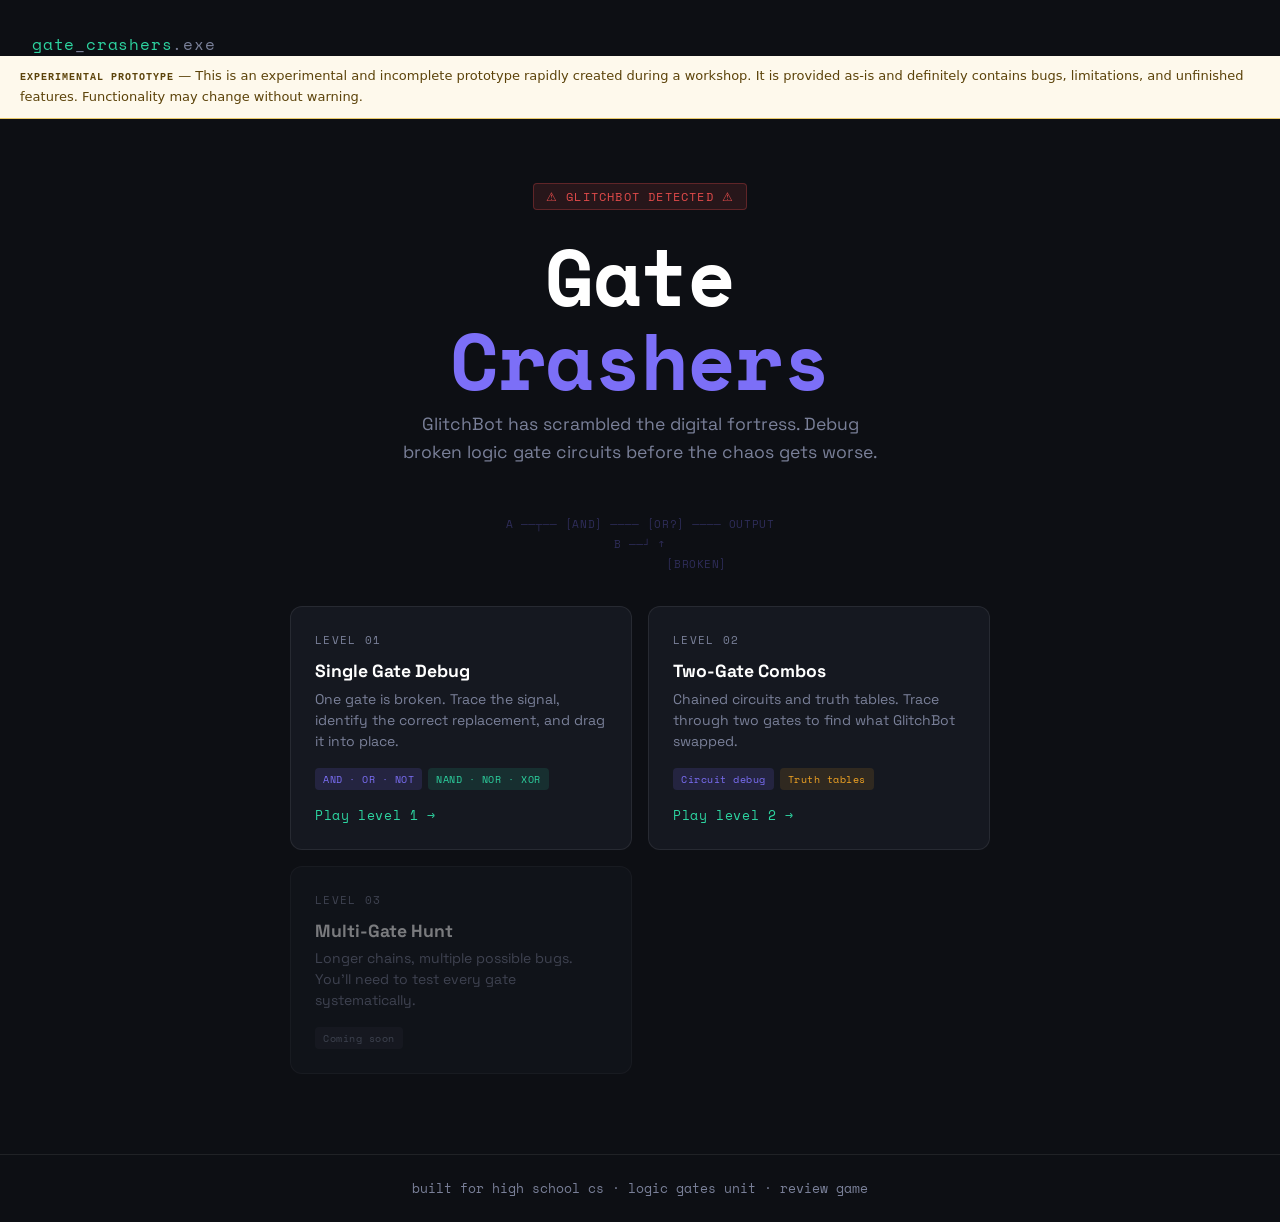
<file: edu_games/gate_crashers/index.html>
<!DOCTYPE html>
<html lang="en">
<head>
<meta charset="UTF-8">
<meta name="viewport" content="width=device-width, initial-scale=1.0">
<title>Gate Crashers — Logic Gate Debug Game</title>
<link rel="preconnect" href="https://fonts.googleapis.com">
<link href="https://fonts.googleapis.com/css2?family=Space+Grotesk:wght@400;500;700&family=Space+Mono:wght@400;700&display=swap" rel="stylesheet">
<style>
  *, *::before, *::after { box-sizing: border-box; margin: 0; padding: 0; }

  :root {
    --bg: #0d0f14;
    --surface: #151820;
    --surface2: #1c2030;
    --border: rgba(255,255,255,0.08);
    --purple: #7c6ff7;
    --purple-dim: #3d3a7a;
    --teal: #2dd4a0;
    --teal-dim: #1a5c47;
    --amber: #f5a623;
    --red: #e24b4a;
    --text: #e8eaf0;
    --muted: #7a8099;
    --mono: 'Space Mono', monospace;
    --sans: 'Space Grotesk', sans-serif;
  }

  body {
    background: var(--bg);
    color: var(--text);
    font-family: var(--sans);
    min-height: 100vh;
    display: flex;
    flex-direction: column;
  }

  header {
    padding: 2rem 2rem 0;
    display: flex;
    align-items: center;
    justify-content: space-between;
  }

  .logo {
    font-family: var(--mono);
    font-size: 1rem;
    color: var(--teal);
    letter-spacing: 0.05em;
  }

  .logo span { color: var(--muted); }

  .hero {
    flex: 1;
    display: flex;
    flex-direction: column;
    align-items: center;
    justify-content: center;
    text-align: center;
    padding: 4rem 2rem 2rem;
  }

  .glitch-badge {
    font-family: var(--mono);
    font-size: 0.75rem;
    color: var(--red);
    background: rgba(226,75,74,0.12);
    border: 1px solid rgba(226,75,74,0.3);
    border-radius: 4px;
    padding: 4px 12px;
    letter-spacing: 0.1em;
    margin-bottom: 1.5rem;
    display: inline-block;
  }

  h1 {
    font-family: var(--mono);
    font-size: clamp(2.5rem, 7vw, 5rem);
    font-weight: 700;
    color: #fff;
    line-height: 1.05;
    margin-bottom: 0.5rem;
    letter-spacing: -0.02em;
  }

  h1 .accent { color: var(--purple); }

  .tagline {
    font-size: 1.1rem;
    color: var(--muted);
    margin-bottom: 3rem;
    max-width: 480px;
    line-height: 1.6;
  }

  .levels-grid {
    display: grid;
    grid-template-columns: repeat(auto-fit, minmax(260px, 1fr));
    gap: 1rem;
    width: 100%;
    max-width: 700px;
    margin-bottom: 3rem;
  }

  .level-card {
    background: var(--surface);
    border: 1px solid var(--border);
    border-radius: 12px;
    padding: 1.5rem;
    text-align: left;
    text-decoration: none;
    color: var(--text);
    transition: border-color 0.2s, background 0.2s;
    display: block;
  }

  .level-card:hover { border-color: var(--purple); background: var(--surface2); }
  .level-card.locked { opacity: 0.45; pointer-events: none; }

  .level-num {
    font-family: var(--mono);
    font-size: 0.7rem;
    color: var(--muted);
    letter-spacing: 0.12em;
    margin-bottom: 0.75rem;
  }

  .level-title {
    font-size: 1.1rem;
    font-weight: 700;
    color: #fff;
    margin-bottom: 0.4rem;
  }

  .level-desc {
    font-size: 0.875rem;
    color: var(--muted);
    line-height: 1.5;
    margin-bottom: 1rem;
  }

  .level-tags { display: flex; gap: 6px; flex-wrap: wrap; }

  .tag {
    font-family: var(--mono);
    font-size: 0.65rem;
    padding: 3px 8px;
    border-radius: 4px;
    letter-spacing: 0.05em;
  }

  .tag-purple { background: rgba(124,111,247,0.15); color: var(--purple); }
  .tag-teal { background: rgba(45,212,160,0.12); color: var(--teal); }
  .tag-amber { background: rgba(245,166,35,0.12); color: var(--amber); }
  .tag-locked { background: rgba(122,128,153,0.12); color: var(--muted); }

  .play-btn {
    display: inline-flex;
    align-items: center;
    gap: 8px;
    margin-top: 1rem;
    font-family: var(--mono);
    font-size: 0.8rem;
    color: var(--teal);
    letter-spacing: 0.05em;
  }

  .play-btn::after { content: '→'; }

  .circuit-decoration {
    font-family: var(--mono);
    font-size: 0.7rem;
    color: rgba(124,111,247,0.3);
    line-height: 1.8;
    letter-spacing: 0.05em;
    margin-bottom: 2rem;
    user-select: none;
  }

  footer {
    text-align: center;
    padding: 1.5rem;
    font-size: 0.8rem;
    color: var(--muted);
    border-top: 1px solid var(--border);
    font-family: var(--mono);
  }

  @media (max-width: 480px) {
    .levels-grid { grid-template-columns: 1fr; }
  }
</style>
</head>
<body>

<header>
  <div class="logo">gate<span>_</span>crashers<span>.exe</span></div>
</header>

<!-- PROTOTYPE NOTICE -->
<div style="background:#fef9ec;border-bottom:1px solid #e8c96a;padding:10px 20px;font-size:13px;line-height:1.6;color:#5c430a;font-family:system-ui,sans-serif;">
  <span style="font-family:monospace;font-size:10px;letter-spacing:0.1em;text-transform:uppercase;font-weight:700;">Experimental Prototype</span>
  — This is an experimental and incomplete prototype rapidly created during a workshop. It is provided as-is and definitely contains bugs, limitations, and unfinished features. Functionality may change without warning.
</div>

<main class="hero">
  <div class="glitch-badge">⚠ GLITCHBOT DETECTED ⚠</div>
  <h1>Gate<br><span class="accent">Crashers</span></h1>
  <p class="tagline">GlitchBot has scrambled the digital fortress. Debug broken logic gate circuits before the chaos gets worse.</p>

  <div class="circuit-decoration" aria-hidden="true">
    A ──┬── [AND] ──── [OR?] ──── OUTPUT<br>
    B ──┘            ↑<br>
    &nbsp;&nbsp;&nbsp;&nbsp;&nbsp;&nbsp;&nbsp;&nbsp;&nbsp;&nbsp;&nbsp;&nbsp;&nbsp;&nbsp;&nbsp;[BROKEN]
  </div>

  <div class="levels-grid">
    <a href="level1.html" class="level-card">
      <div class="level-num">LEVEL 01</div>
      <div class="level-title">Single Gate Debug</div>
      <div class="level-desc">One gate is broken. Trace the signal, identify the correct replacement, and drag it into place.</div>
      <div class="level-tags">
        <span class="tag tag-purple">AND · OR · NOT</span>
        <span class="tag tag-teal">NAND · NOR · XOR</span>
      </div>
      <div class="play-btn">Play level 1</div>
    </a>

    <a href="level2.html" class="level-card">
      <div class="level-num">LEVEL 02</div>
      <div class="level-title">Two-Gate Combos</div>
      <div class="level-desc">Chained circuits and truth tables. Trace through two gates to find what GlitchBot swapped.</div>
      <div class="level-tags">
        <span class="tag tag-purple">Circuit debug</span>
        <span class="tag tag-amber">Truth tables</span>
      </div>
      <div class="play-btn">Play level 2</div>
    </a>

    <div class="level-card locked">
      <div class="level-num">LEVEL 03</div>
      <div class="level-title">Multi-Gate Hunt</div>
      <div class="level-desc">Longer chains, multiple possible bugs. You'll need to test every gate systematically.</div>
      <div class="level-tags">
        <span class="tag tag-locked">Coming soon</span>
      </div>
    </div>
  </div>
</main>

<footer>built for high school cs · logic gates unit · review game</footer>

</body>
</html>
</file>
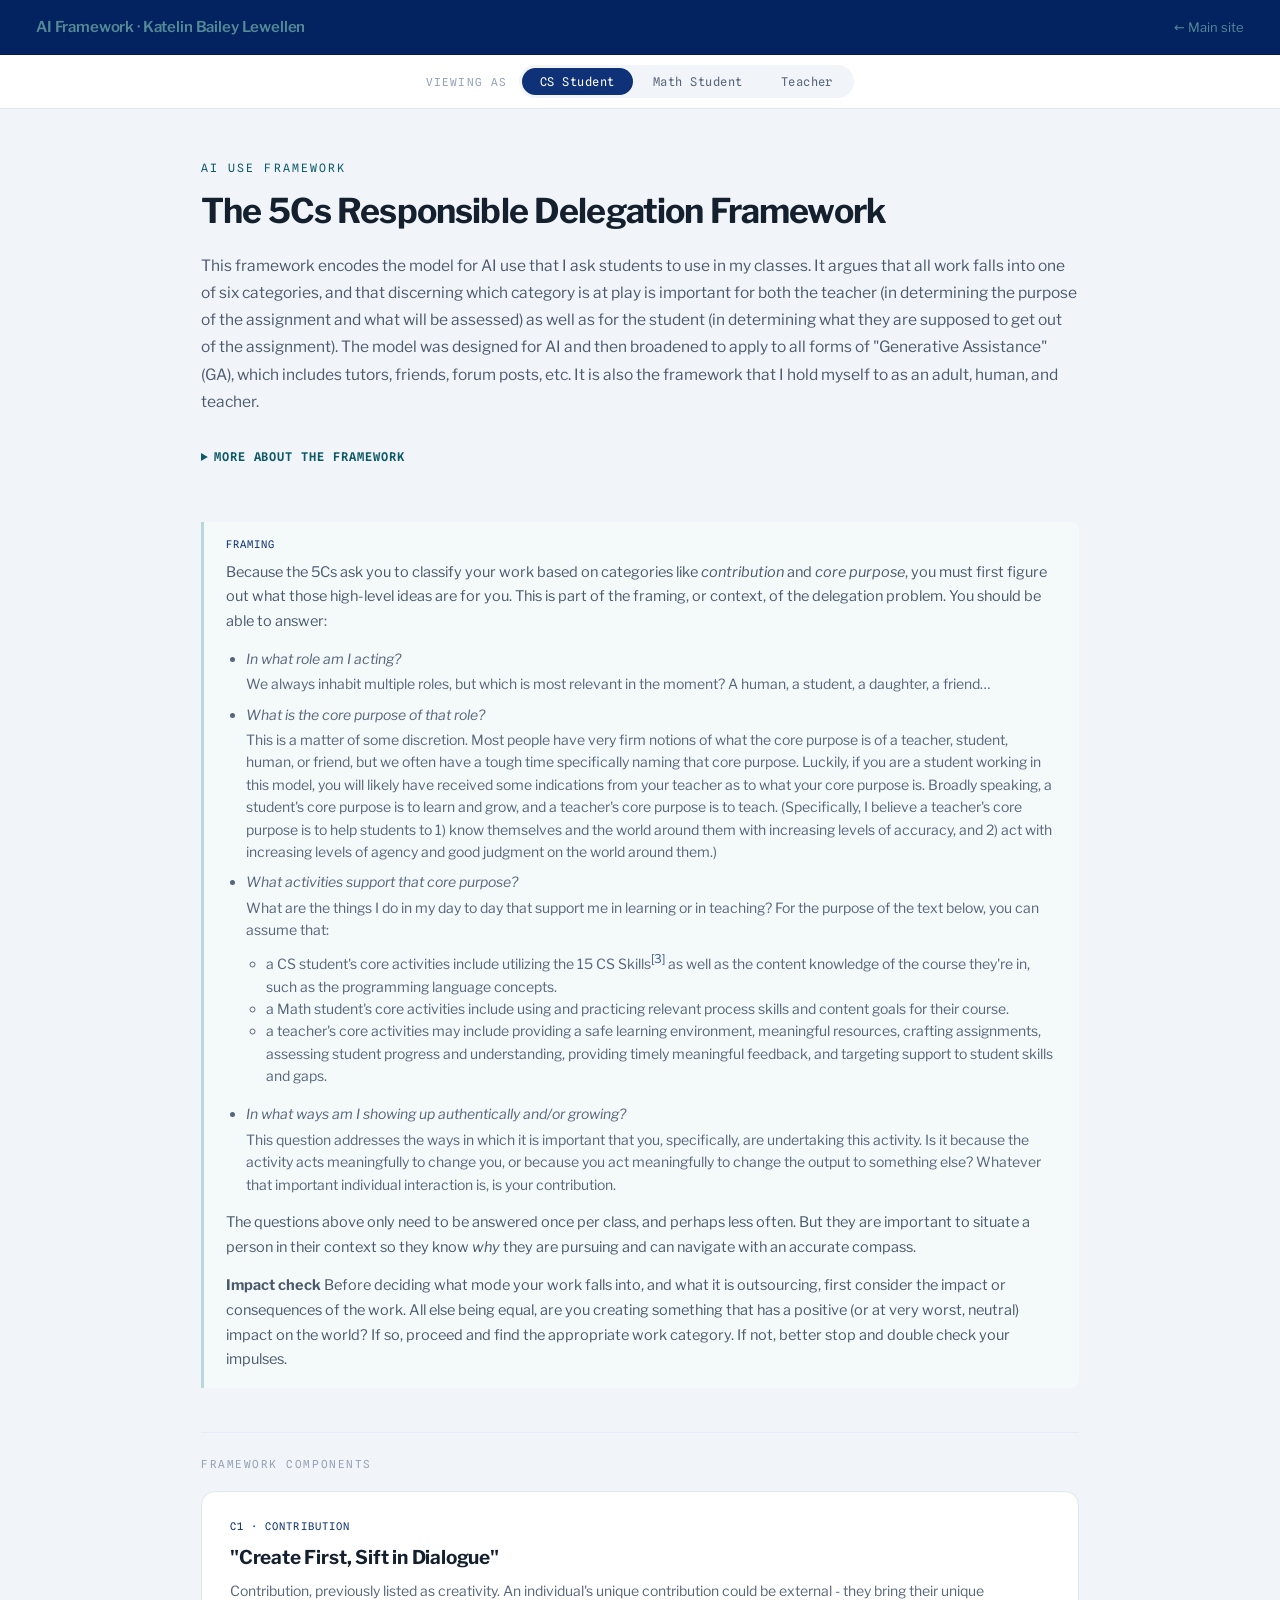
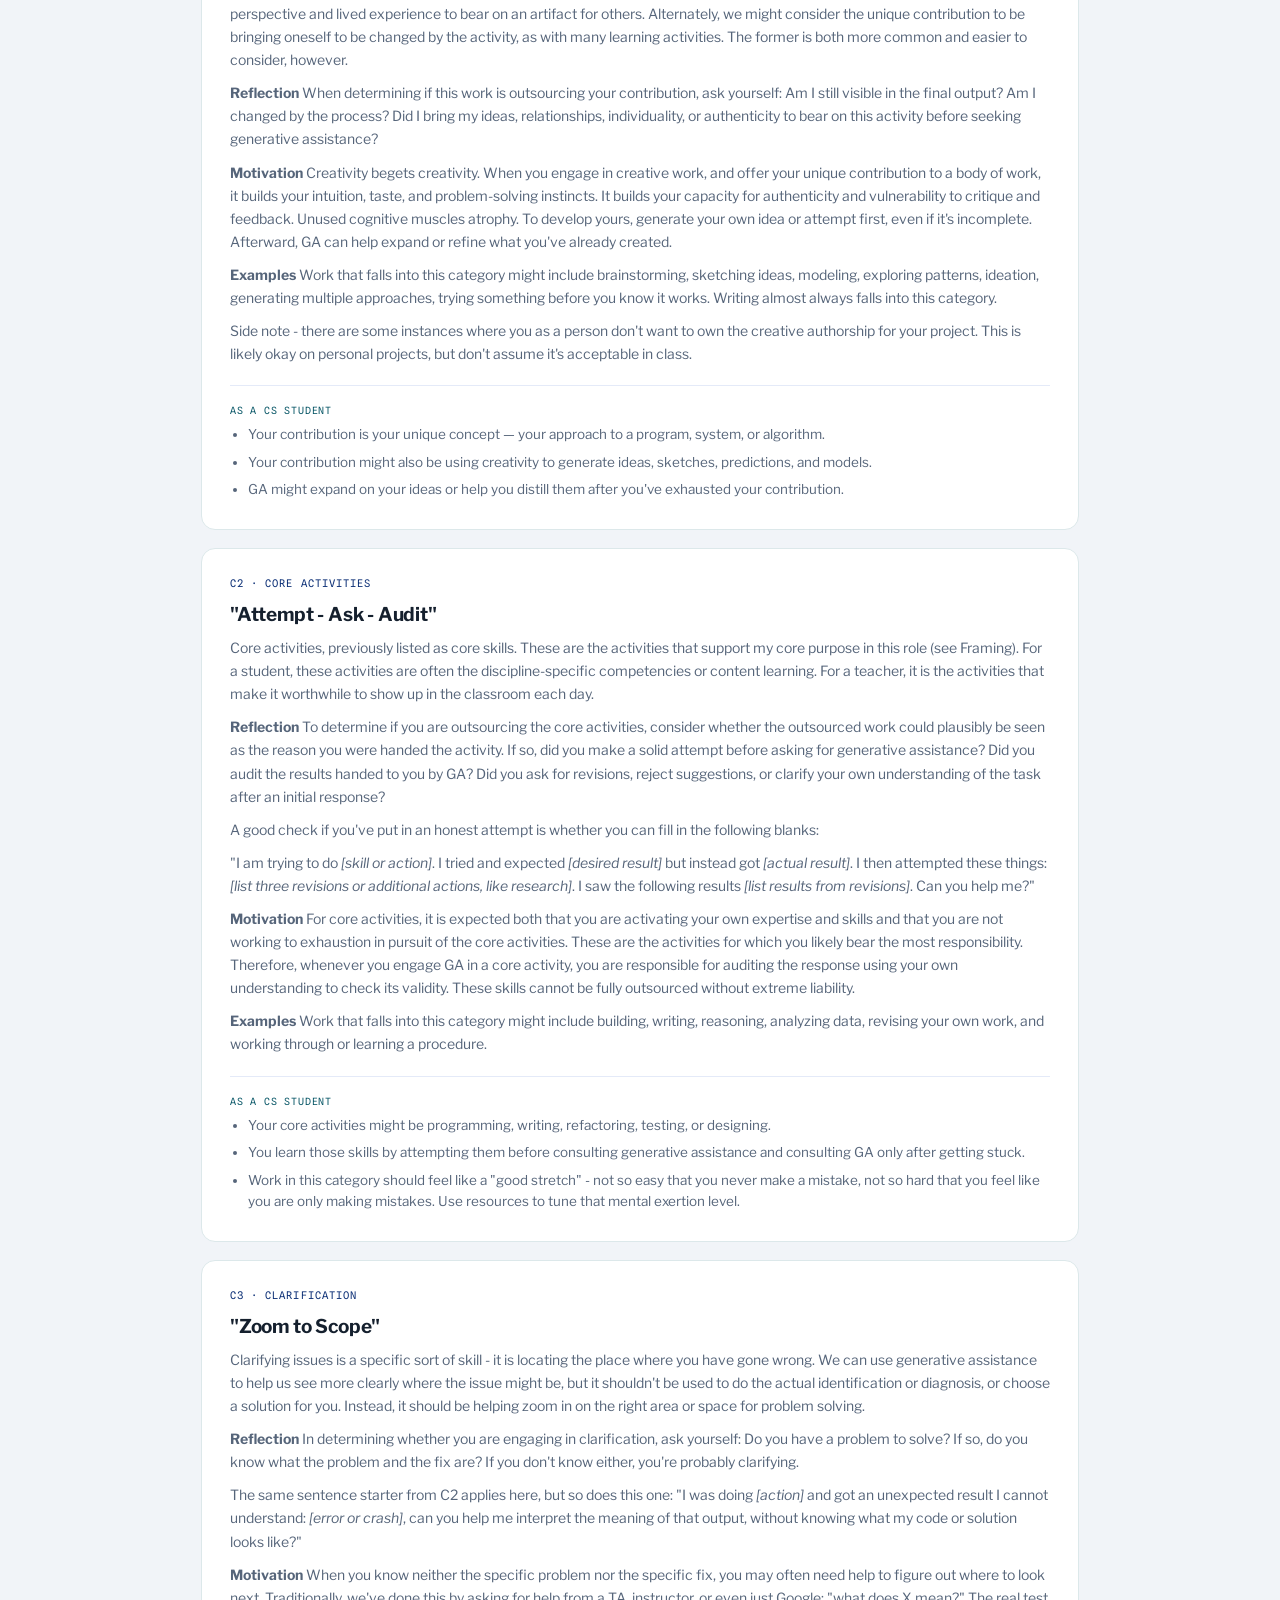
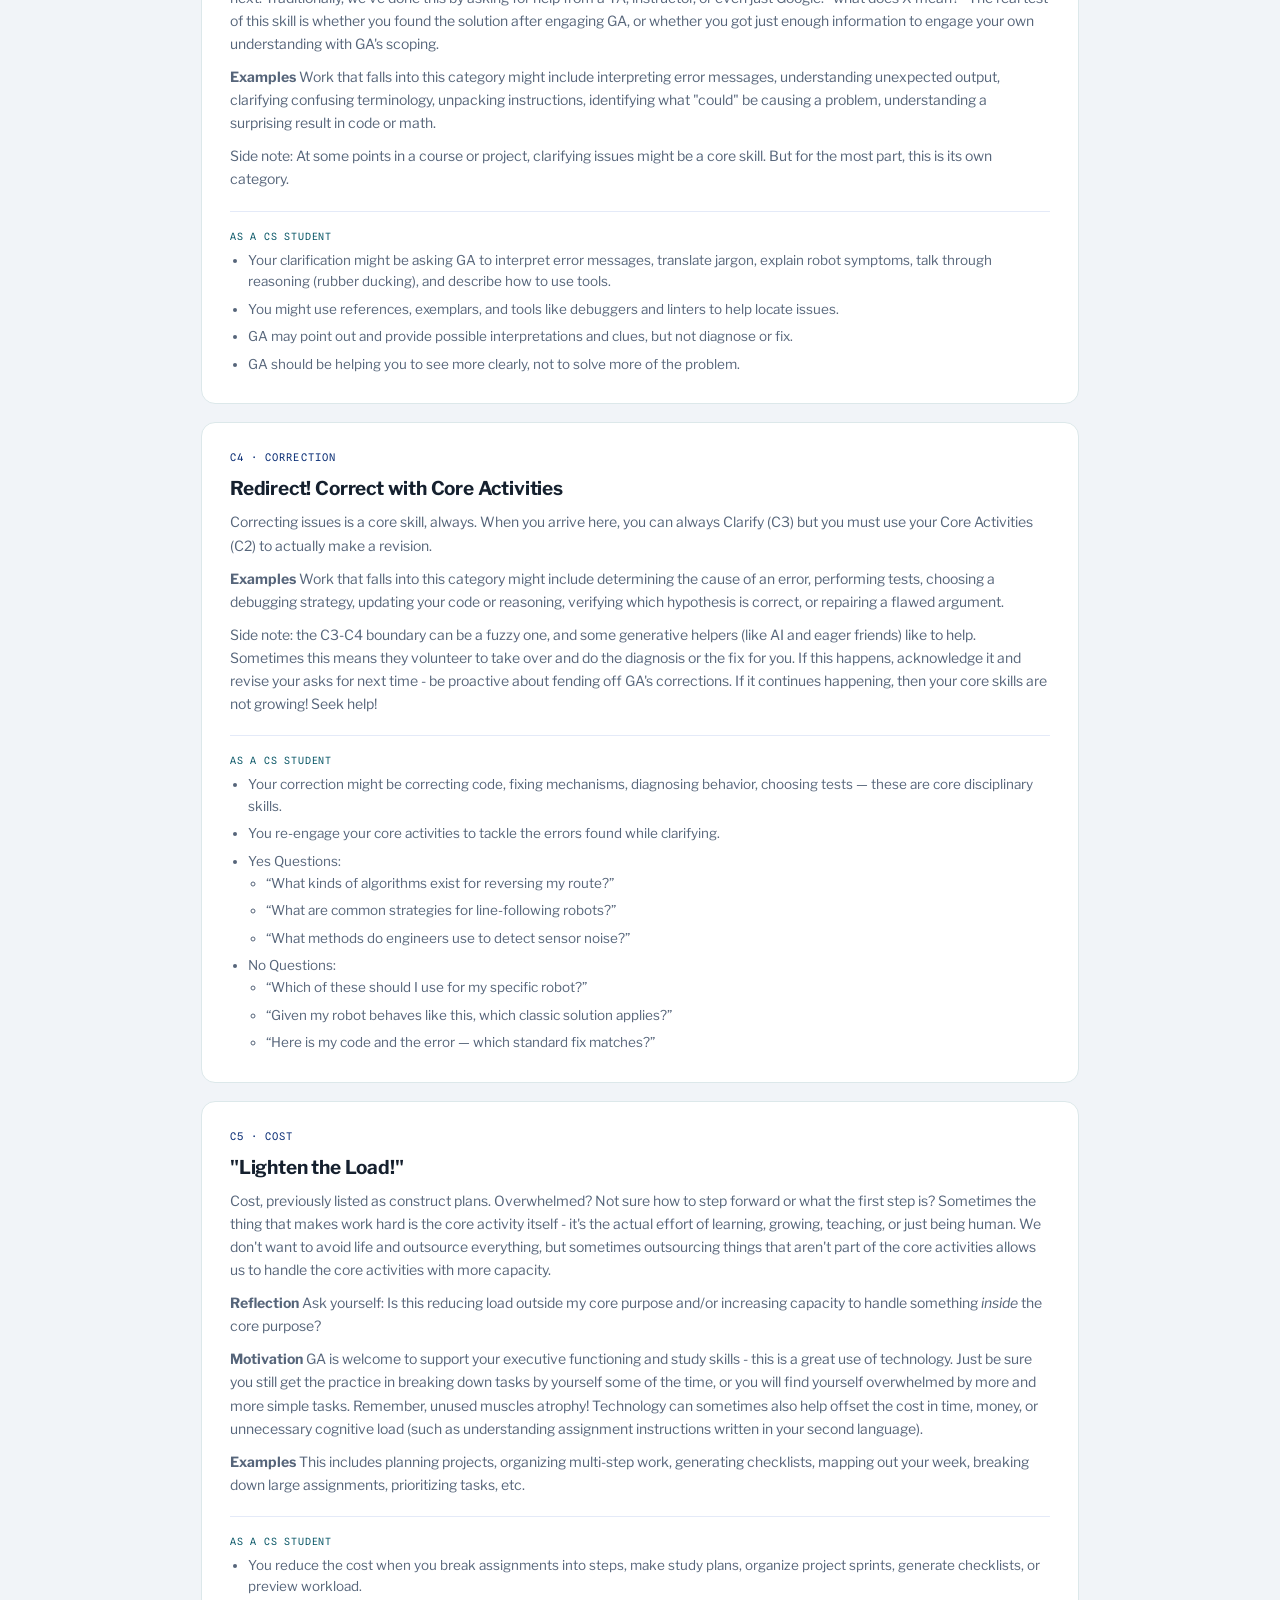
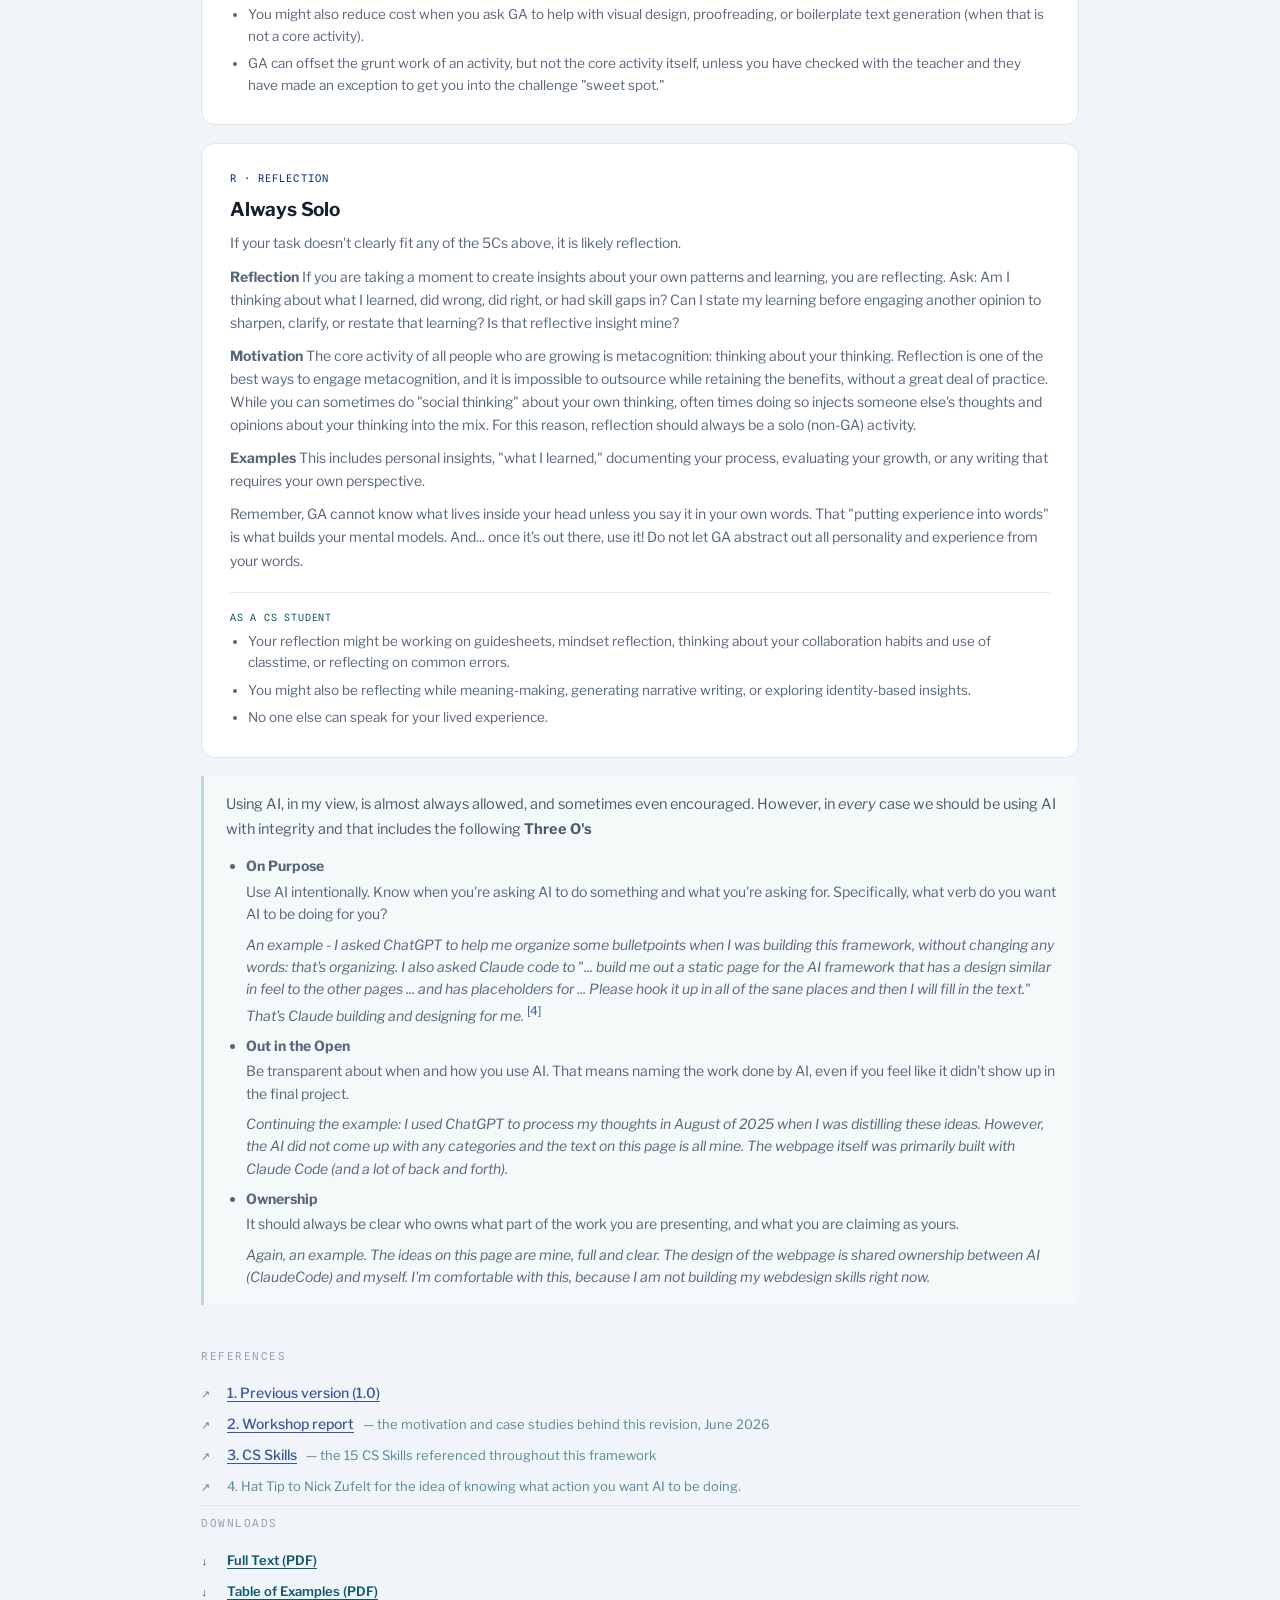
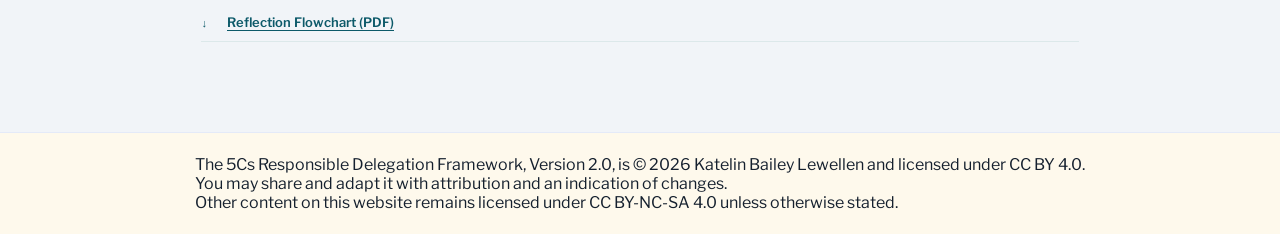
<file: ai_framework.html>
<!DOCTYPE html>
<html lang="en">
<head>
<meta charset="utf-8">
<meta name="viewport" content="width=device-width, initial-scale=1">
<title>AI Framework — Ms. Lewellen</title>
<link rel="preconnect" href="https://fonts.googleapis.com">
<link rel="preconnect" href="https://fonts.gstatic.com" crossorigin>
<link href="https://fonts.googleapis.com/css2?family=Libre+Franklin:wght@300;400;500;600;700;800&family=Spline+Sans+Mono:wght@400;500&display=swap" rel="stylesheet">
<style>
  * { box-sizing: border-box; }
  html, body { margin: 0; min-height: 100vh; }
  body { background: #f1f4f8; font-family: 'Libre Franklin', system-ui, sans-serif; -webkit-font-smoothing: antialiased; color: #15202e; }
  ::selection { background: #b8d8de; }
  a { color: inherit; text-decoration: none; }
  .cat-card { transition: transform .15s ease, box-shadow .15s ease, border-color .15s ease; }
  .cat-card:hover { transform: translateY(-2px); box-shadow: 0 14px 30px -18px rgba(21,32,46,0.35); border-color: #c0cedc; }
  .card-cols { display: grid; grid-template-columns: 1fr 1fr; gap: 20px; margin-top: 20px; padding-top: 18px; border-top: 1px solid #e4eaf8; }
  /* Reset browser-default p margins inside cards */
  .cat-card p { margin: 0 0 10px; }
  .cat-card p:last-child { margin-bottom: 0; }
  /* Tighten list styling inside cards */
  .cat-card ul { margin: 4px 0 8px; padding-left: 20px; }
  .cat-card li { margin-bottom: 6px; }
  .cat-card li:last-child { margin-bottom: 0; }
  /* card-cols: list is primary content, no outer vertical margin */
  .card-cols ul { margin: 0; padding-left: 18px; }
  /* Callout block: reduce p tag margins inside li elements */
  .callout-list p { margin: 3px 0 8px; }
  .callout-list p:last-child { margin-bottom: 0; }
  @media (max-width: 768px) {
    .page-header { padding: 12px 16px !important; flex-wrap: wrap !important; gap: 6px !important; }
    .card-cols { grid-template-columns: 1fr !important; }
  }

  /* Student / Teacher view toggle */
  .view-toggle-bar {
    position: sticky;
    top: 0;
    z-index: 10;
    background: #fff;
    border-bottom: 1px solid #dce8ea;
    padding: 10px 36px;
    display: flex;
    align-items: center;
    justify-content: center;
    gap: 12px;
  }
  .view-toggle-label {
    font-family: 'Spline Sans Mono', monospace;
    font-size: 11px;
    letter-spacing: 0.1em;
    text-transform: uppercase;
    color: #93a3b5;
  }
  .view-toggle {
    display: inline-flex;
    background: #f1f4f8;
    border-radius: 20px;
    padding: 3px;
    gap: 2px;
  }
  .view-toggle button {
    padding: 6px 18px;
    border-radius: 16px;
    border: none;
    background: transparent;
    font-family: 'Spline Sans Mono', monospace;
    font-size: 12px;
    letter-spacing: 0.04em;
    color: #56657a;
    cursor: pointer;
    transition: background .15s ease, color .15s ease;
  }
  .view-toggle button:hover:not(.active) { color: #15202e; }
  .view-toggle button.active { background: #0e3177; color: #fff; }
  body.view-cs .col-math, body.view-cs .col-teacher,
  body.view-math .col-cs, body.view-math .col-teacher,
  body.view-teacher .col-cs, body.view-teacher .col-math { display: none; }
  body.view-cs .card-cols,
  body.view-math .card-cols,
  body.view-teacher .card-cols { grid-template-columns: 1fr; }
</style>
</head>
<body class="view-cs">

<div style="min-height: 100vh; display: flex; flex-direction: column;">

  <!-- HEADER -->
  <div class="page-header" style="background: #032260; border-bottom: 1px solid #021a52; padding: 18px 36px; display: flex; align-items: center; justify-content: space-between;">
    <span style="font-size: 15px; font-weight: 600; color: #548a96; letter-spacing: -0.01em;">AI Framework · Katelin Bailey Lewellen</span>
    <a href="index.html" style="font-size: 13px; color: #548a96;">← Main site</a>
  </div>

  <!-- VIEW TOGGLE -->
  <div class="view-toggle-bar">
    <span class="view-toggle-label">Viewing as</span>
    <div class="view-toggle" role="group" aria-label="Switch between CS student, math student, and teacher guidance">
      <button type="button" data-view="cs" class="active" aria-pressed="true">CS Student</button>
      <button type="button" data-view="math" aria-pressed="false">Math Student</button>
      <button type="button" data-view="teacher" aria-pressed="false">Teacher</button>
    </div>
  </div>

  <!-- CONTENT -->
  <div style="flex: 1; max-width: 950px; width: 100%; margin: 0 auto; padding: 52px 36px 80px;">



    <!-- PREFACE -->
    <div style="font-family: 'Spline Sans Mono', monospace; font-size: 11.5px; letter-spacing: 0.18em; text-transform: uppercase; color: #0c5969; margin-bottom: 16px;">AI Use Framework</div>
    <h1 style="font-size: 34px; font-weight: 700; letter-spacing: -0.025em; line-height: 1.15; color: #15202e; margin: 0 0 22px;">The 5Cs Responsible Delegation Framework</h1>
    <p style="font-size: 15.5px; line-height: 1.75; color: #4a596b; margin: 0 0 24px;">This framework encodes the model for AI use that I ask students to use in my classes. It argues that all work falls into one of six categories, and that discerning which category is at play is important for both the teacher (in determining the purpose of the assignment and what will be assessed) as well as for the student (in determining what they are supposed to get out of the assignment). The model was designed for AI and then broadened to apply to all forms of "Generative Assistance" (GA), which includes tutors, friends, forum posts, etc. It is also the framework that I hold myself to as an adult, human, and teacher.</p>

    <!-- DETAILS (collapsed by default) -->
    <details style="margin: 0 0 48px;">
      <summary style="cursor: pointer; font-family: 'Spline Sans Mono', monospace; font-size: 12px; letter-spacing: 0.08em; text-transform: uppercase; color: #0c5969; font-weight: 600; padding: 10px 0;">More about the framework</summary>
      <div style="font-size: 15.5px; line-height: 1.75; color: #4a596b; padding-top: 10px;">
        <div style="font-family: 'Spline Sans Mono', monospace; font-size: 11px; letter-spacing: 0.1em; text-transform: uppercase; color: #93a3b5; margin: 0 0 10px;">Origin story</div>
        <p style="margin: 0 0 14px;">In the fall of 2025 I began writing a model for responsible use of AI in direct response to student complaints I heard around campus — that teachers said "don't use AI" but were clearly (and hypocritically) using AI themselves. This hit home for me: I use AI at work (and at home) extensively, and although I was also allowing students to use AI in class, I was getting away with a vague statement: "you can use it in this class because the code AI generates is so bad it won't help you." That loose sort of statement is neither true nor useful at this point, if it ever was. Students can certainly generate high-quality code with AI, and also need guidelines for <i>when</i> it might be beneficial or honest to do so, and when it is not.</p>
        <p style="margin: 0 0 14px;">The more I considered the idea of students claiming that teachers were being hypocritical, the more I realized that my intent wasn't matching what I said in class. I'm very intentional about my AI use and try to structure it well. I also experimented relatively early (and continuously since then) with various uses of AI, rapidly determining which modes fit both my natural mode of operating and my ethics. In an attempt to be as transparent as I wanted to be, I found myself trying to encode my own personal AI delegation rules into a framework that would work equally well for students as it would for teachers.<a href="#ref-1" style="color: #375798; font-size: 12px; vertical-align: super; text-decoration: none;">[1]</a></p>
        <p style="margin: 0 0 24px;">The framework described below is a descendant of that original formalization of my ethics, stress-tested through numerous students and colleagues, as well as numerous conference participants<a href="#ref-2" style="color: #375798; font-size: 12px; vertical-align: super; text-decoration: none;">[2]</a> and a few AI experts. It has, however, changed substantially since then. Originally it involved a claim that all work (in my class or in my own profession) fits into six categories. Although I still hold that this is true, there is now more room for discretion between the categories, as you can see in the text below.</p>

        <div style="font-family: 'Spline Sans Mono', monospace; font-size: 11px; letter-spacing: 0.1em; text-transform: uppercase; color: #93a3b5; margin: 4px 0 10px;">Transition</div>
        <p style="margin: 0 0 14px;">I will also acknowledge that the question has shifted under me during the process. I originally thought the framework was helping people determine whether AI use was acceptable in a certain scenario, and if so, in what manner they should go about it. Now, it's a question bigger than that, because the same framework applies equally to tutoring, online forums and in-person consultations: "Am I outsourcing work that should still belong to me?"<a href="#ref-2" style="color: #375798; font-size: 12px; vertical-align: super; text-decoration: none;">[2]</a> More precisely, the framework is an early attempt to define a common language for cognitive work so that teachers and students can agree on what is actually offloaded and whether it should have been.</p>
        <p style="margin: 0 0 14px;">Numerous experts have told me that such a framework, shared between teachers and students, is an impossible thing to create. I fundamentally disagree — and more so, believe that we should only ask students to abide by guidelines for which we also follow the age- or role-adjusted analogues. To me, this is the definition of integrity in the classroom. Your definition of integrity might differ. This idea might feel uncomfortable, or it might help provide clarity. In either case, I encourage you to share feedback.</p>
        <p style="margin: 0 0 14px;">Most arguments I've heard about AI in schools aren't really about AI — they're about classification. Students and teachers often agree that learning matters, and they often agree about the high-level goals such as "AI shouldn't replace the purpose of the assignment." What they don't agree on is a shared language for describing what "replace the purpose of the assignment" means. Purpose for whom? In what role? With what assignment? And what level of challenge and/or accommodation?</p>
        <p style="margin: 0 0 8px;">Three examples show why these details matter:</p>
        <ul style="margin: 0 0 14px; padding-left: 22px;">
          <li style="margin-bottom: 4px;">Asking AI to generate a plan for deploying biological weapons.</li>
          <li style="margin-bottom: 4px;">Asking AI to draft a page explaining 2D arrays.</li>
          <li>Asking AI to draft a thank-you note.</li>
        </ul>
        <p style="margin: 0 0 14px;">The first produces an unacceptable outcome regardless of role or process. The third may produce excellent prose while still feeling fundamentally wrong because the value of the task lies in authentic expression.</p>
        <p style="margin: 0 0 14px;">In some ways, the second is the most interesting: it may be entirely appropriate for a teacher but problematic for a student, depending on the learning goal. As a teacher, it's very likely that I gave AI bullet points and made sure it was an authentic reflection of my knowledge. And drafting a simple note on material is a reasonable outsourcing, preserving my capacity so I have more energy to bring to my unique contribution (feedback to students, perhaps). But as a student, that ask is probably not an authentic expression of my knowledge and is almost certainly replacing the intended work of understanding and distilling knowledge. It might still be acceptable if doing so reduced labor on the project to a degree that I could access another core part of the project, but it seems much less likely.</p>
        <p style="margin: 0 0 14px;">The strongest reactions I've seen to AI ("Absolutely not!" and "did someone actually do that?!") have come from scenarios I posed to others, both teachers and students, where generative tools appeared to replace what people expected to be a uniquely human contribution: basic decency between humans, relationship-building, what it means to give a genuine compliment. Those reactions point toward something beyond cognitive work and towards ownership and authenticity.</p>
        <p style="margin: 0 0 14px;">These examples suggest that people are evaluating more than one thing at once. They are judging outcomes, processes, roles, and authenticity. The original framework focuses primarily on process, but the newest version focuses more on discretion.</p>
        <p style="margin: 0;"><i>Questions on the motivation for this transition? The above is a lightly edited excerpt from a workshop report<a href="#ref-2" style="color: #375798; font-size: 12px; vertical-align: super; text-decoration: none;">[2]</a> I wrote in June 2026.</i></p>
      </div>
    </details>

    <!-- FRAMING (inset callout, same weight/appearance as the Three O's callout below) -->
    <div style="border-left: 3px solid #b8d8de; padding: 16px 22px; background: #f4f9fa; border-radius: 0 8px 8px 0; margin-bottom: 44px;">
      <div style="font-family: 'Spline Sans Mono', monospace; font-size: 10.5px; letter-spacing: 0.1em; text-transform: uppercase; color: #0e3177; margin-bottom: 10px;">Framing</div>
      <p style="font-size: 14.5px; line-height: 1.7; color: #4a596b; margin: 0 0 14px;">Because the 5Cs ask you to classify your work based on categories like <i>contribution</i> and <i>core purpose</i>, you must first figure out what those high-level ideas are for you. This is part of the framing, or context, of the delegation problem. You should be able to answer:</p>
      <ul class="callout-list" style="margin: 0 0 14px; padding-left: 20px; display: flex; flex-direction: column; gap: 8px;">
        <li style="font-size: 14px; line-height: 1.6; color: #56657a;">
          <i>In what role am I acting?</i>
          <p>We always inhabit multiple roles, but which is most relevant in the moment? A human, a student, a daughter, a friend…</p>
        </li>
        <li style="font-size: 14px; line-height: 1.6; color: #56657a;">
          <i>What is the core purpose of that role?</i>
          <p>This is a matter of some discretion. Most people have very firm notions of what the core purpose is of a teacher, student, human, or friend, but we often have a tough time specifically naming that core purpose. Luckily, if you are a student working in this model, you will likely have received some indications from your teacher as to what your core purpose is. Broadly speaking, a student's core purpose is to learn and grow, and a teacher's core purpose is to teach. (Specifically, I believe a teacher's core purpose is to help students to 1) know themselves and the world around them with increasing levels of accuracy, and 2) act with increasing levels of agency and good judgment on the world around them.)</p>
        </li>
        <li style="font-size: 14px; line-height: 1.6; color: #56657a;">
          <i>What activities support that core purpose?</i>
          <p>What are the things I do in my day to day that support me in learning or in teaching? For the purpose of the text below, you can assume that:</p>
          <ul style="margin: 4px 0 8px; padding-left: 20px;">
            <li>a CS student's core activities include utilizing the 15 CS Skills<a href="#ref-3" style="color: #375798; font-size: 12px; vertical-align: super; text-decoration: none;">[3]</a> as well as the content knowledge of the course they're in, such as the programming language concepts.</li>
            <li>a Math student's core activities include using and practicing relevant process skills and content goals for their course.</li>
            <li>a teacher's core activities may include providing a safe learning environment, meaningful resources, crafting assignments, assessing student progress and understanding, providing timely meaningful feedback, and targeting support to student skills and gaps.</li>
          </ul>
        </li>
        <li style="font-size: 14px; line-height: 1.6; color: #56657a;">
          <i>In what ways am I showing up authentically and/or growing?</i>
          <p>This question addresses the ways in which it is important that you, specifically, are undertaking this activity. Is it because the activity acts meaningfully to change you, or because you act meaningfully to change the output to something else? Whatever that important individual interaction is, is your contribution.</p>
        </li>
      </ul>
      <p style="font-size: 14.5px; line-height: 1.7; color: #4a596b; margin: 0 0 14px;">The questions above only need to be answered once per class, and perhaps less often. But they are important to situate a person in their context so they know <i>why</i> they are pursuing and can navigate with an accurate compass.</p>
      <p style="font-size: 14.5px; line-height: 1.7; color: #4a596b; margin: 0;"><b>Impact check</b> Before deciding what mode your work falls into, and what it is outsourcing, first consider the impact or consequences of the work. All else being equal, are you creating something that has a positive (or at very worst, neutral) impact on the world? If so, proceed and find the appropriate work category. If not, better stop and double check your impulses.</p>
    </div>

    <!-- COMPONENT SECTION KICKER -->
    <div style="font-family: 'Spline Sans Mono', monospace; font-size: 11px; letter-spacing: 0.14em; text-transform: uppercase; color: #93a3b5; padding-top: 24px; border-top: 1px solid #e4eaf8; margin-bottom: 20px;">Framework components</div>

    <!-- CATEGORY CARDS (single-column stack) -->
    <div style="display: grid; grid-template-columns: 1fr; gap: 18px; margin-bottom: 18px;">

      <div class="cat-card" style="background: #fff; border: 1px solid #dce8ea; border-radius: 14px; padding: 28px;">
        <div style="font-family: 'Spline Sans Mono', monospace; font-size: 10.5px; letter-spacing: 0.1em; text-transform: uppercase; color: #0e3177; margin-bottom: 14px;">C1 · Contribution</div>
        <div style="font-size: 19px; font-weight: 700; margin-bottom: 10px; letter-spacing: -0.01em;">"Create First, Sift in Dialogue"</div>
        <div style="font-size: 14px; line-height: 1.65; color: #56657a;">
          <p>Contribution, previously listed as creativity. An individual's unique contribution could be external - they bring their unique perspective and lived experience to bear on an artifact for others. Alternately, we might consider the unique contribution to be bringing oneself to be changed by the activity, as with many learning activities. The former is both more common and easier to consider, however.</p>
          <p><b>Reflection</b> When determining if this work is outsourcing your contribution, ask yourself: Am I still visible in the final output? Am I changed by the process? Did I bring my ideas, relationships, individuality, or authenticity to bear on this activity before seeking generative assistance?</p>
          <p><b>Motivation</b> Creativity begets creativity. When you engage in creative work, and offer your unique contribution to a body of work, it builds your intuition, taste, and problem-solving instincts. It builds your capacity for authenticity and vulnerability to critique and feedback. Unused cognitive muscles atrophy. To develop yours, generate your own idea or attempt first, even if it's incomplete. Afterward, GA can help expand or refine what you've already created.</p>
          <p><b>Examples</b> Work that falls into this category might include brainstorming, sketching ideas, modeling, exploring patterns, ideation, generating multiple approaches, trying something before you know it works. Writing almost always falls into this category.</p>
          <p>Side note - there are some instances where you as a person don't want to own the creative authorship for your project. This is likely okay on personal projects, but don't assume it's acceptable in class. </p>
        </div>
        <div class="card-cols">
          <div class="col-cs">
            <div style="font-family: 'Spline Sans Mono', monospace; font-size: 10px; letter-spacing: 0.08em; text-transform: uppercase; color: #0c5969; margin-bottom: 8px;">As a CS student</div>
            <div style="font-size: 13.5px; line-height: 1.6; color: #56657a;">
              <ul>
                <li>Your contribution is your unique concept — your approach to a program, system, or algorithm.</li>
                <li>Your contribution might also be using creativity to generate ideas, sketches, predictions, and models.</li>
                <li>GA might expand on your ideas or help you distill them after you've exhausted your contribution.</li>
              </ul>
            </div>
          </div>
          <div class="col-math">
            <div style="font-family: 'Spline Sans Mono', monospace; font-size: 10px; letter-spacing: 0.08em; text-transform: uppercase; color: #0c5969; margin-bottom: 8px;">As a Math student</div>
            <div style="font-size: 13.5px; line-height: 1.6; color: #56657a;">
              <ul>
                <li>Your contribution is your approach to a problem, graph, or analysis, or the way you first make contact with a problem or proof.</li>
                <li>Your contribution might also be using creativity to generate ideas, sketches, predictions, and models.</li>
                <li>GA might expand on your ideas or help you distill them after you've exhausted your contribution.</li>
              </ul>
            </div>
          </div>
          <div class="col-teacher">
            <div style="font-family: 'Spline Sans Mono', monospace; font-size: 10px; letter-spacing: 0.08em; text-transform: uppercase; color: #375798; margin-bottom: 8px;">As a teacher</div>
            <div style="font-size: 13.5px; line-height: 1.6; color: #56657a;">
              <ul>
                <li>Your contribution is your way of approaching a course, topic, or lesson, expressed through pedagogy and curriculum design.</li>
                <li>Your contribution might also include your unique way of grounding your content knowledge in your own experience and relationship to students — in short, your teaching style.</li>
                <li>GA might help broaden the accessibility or appeal of your ideas, reframe metaphors, or add variants to assignments, after you've generated as far as you can.</li>
              </ul>
            </div>
          </div>
        </div>
      </div>

      <div class="cat-card" style="background: #fff; border: 1px solid #dce8ea; border-radius: 14px; padding: 28px;">
        <div style="font-family: 'Spline Sans Mono', monospace; font-size: 10.5px; letter-spacing: 0.1em; text-transform: uppercase; color: #0e3177; margin-bottom: 14px;">C2 · Core Activities</div>
        <div style="font-size: 19px; font-weight: 700; margin-bottom: 10px; letter-spacing: -0.01em;">"Attempt - Ask - Audit"</div>
        <div style="font-size: 14px; line-height: 1.65; color: #56657a;">
          <p>Core activities, previously listed as core skills. These are the activities that support my core purpose in this role (see Framing). For a student, these activities are often the discipline-specific competencies or content learning. For a teacher, it is the activities that make it worthwhile to show up in the classroom each day.</p>
          <p><b>Reflection</b> To determine if you are outsourcing the core activities, consider whether the outsourced work could plausibly be seen as the reason you were handed the activity. If so, did you make a solid attempt before asking for generative assistance? Did you audit the results handed to you by GA? Did you ask for revisions, reject suggestions, or clarify your own understanding of the task after an initial response?</p>
          <p>A good check if you've put in an honest attempt is whether you can fill in the following blanks:</p>
          <p>"I am trying to do <i>[skill or action]</i>. I tried and expected <i>[desired result]</i> but instead got <i>[actual result]</i>. I then attempted these things: <i>[list three revisions or additional actions, like research]</i>. I saw the following results <i>[list results from revisions]</i>. Can you help me?"  </p>
          <p><b>Motivation</b> For core activities, it is expected both that you are activating your own expertise and skills and that you are not working to exhaustion in pursuit of the core activities. These are the activities for which you likely bear the most responsibility. Therefore, whenever you engage GA in a core activity, you are responsible for auditing the response using your own understanding to check its validity. These skills cannot be fully outsourced without extreme liability.</p>
          <p><b>Examples</b> Work that falls into this category might include building, writing, reasoning, analyzing data, revising your own work, and working through or learning a procedure.</p>
        </div>
        <div class="card-cols">
          <div class="col-cs">
            <div style="font-family: 'Spline Sans Mono', monospace; font-size: 10px; letter-spacing: 0.08em; text-transform: uppercase; color: #0c5969; margin-bottom: 8px;">As a CS student</div>
            <div style="font-size: 13.5px; line-height: 1.6; color: #56657a;">
              <ul>
                <li>Your core activities might be programming, writing, refactoring, testing, or designing.</li>
                <li>You learn those skills by attempting them before consulting generative assistance and consulting GA only after getting stuck.</li>
                <li>Work in this category should feel like a "good stretch" - not so easy that you never make a mistake, not so hard that you feel like you are only making mistakes. Use resources to tune that mental exertion level.</li>
              </ul>
            </div>
          </div>
          <div class="col-math">
            <div style="font-family: 'Spline Sans Mono', monospace; font-size: 10px; letter-spacing: 0.08em; text-transform: uppercase; color: #0c5969; margin-bottom: 8px;">As a Math student</div>
            <div style="font-size: 13.5px; line-height: 1.6; color: #56657a;">
              <ul>
                <li>Your core activities might be solving problems, graphing, analyzing data, checking work, or crafting a proof.</li>
                <li>You learn those skills by attempting them before consulting generative assistance and consulting GA only after getting stuck.</li>
                <li>Work in this category should feel like a "good stretch" - not so easy that you never make a mistake, not so hard that you feel like you are only making mistakes. Use resources to tune that mental exertion level.</li>
              </ul>
            </div>
          </div>
          <div class="col-teacher">
            <div style="font-family: 'Spline Sans Mono', monospace; font-size: 10px; letter-spacing: 0.08em; text-transform: uppercase; color: #375798; margin-bottom: 8px;">As a teacher</div>
            <div style="font-size: 13.5px; line-height: 1.6; color: #56657a;">
              <ul>
                <li>Your core activities might be relating to students, fostering community and a safe learning environment.</li>
                <li>Your core activities might also include providing meaningful resources, crafting assignments, assessing student progress and understanding, providing feedback, and targeting support.</li>
                <li>Critically, you engage in these activities when you engage in the generative aspects of them: investing in the relationships or communities, and generating the concepts, ideas, and assignments, even if the artifacts of assignments are drafted by GA (as with using textbook homework problems or drafting a common assessment).</li>
                <li>Work in this category should feel like a "good stretch" - not so easy that you never feel the urge to revise or revisit, not so hard that you feel like you are constantly recreating the wheel. Use resources to tune that mental exertion level.</li>
              </ul>
            </div>
          </div>
        </div>
      </div>

      <div class="cat-card" style="background: #fff; border: 1px solid #dce8ea; border-radius: 14px; padding: 28px;">
        <div style="font-family: 'Spline Sans Mono', monospace; font-size: 10.5px; letter-spacing: 0.1em; text-transform: uppercase; color: #0e3177; margin-bottom: 14px;">C3 · Clarification</div>
        <div style="font-size: 19px; font-weight: 700; margin-bottom: 10px; letter-spacing: -0.01em;">"Zoom to Scope"</div>
        <div style="font-size: 14px; line-height: 1.65; color: #56657a;">
          <p>Clarifying issues is a specific sort of skill - it is locating the place where you have gone wrong. We can use generative assistance to help us see more clearly where the issue might be, but it shouldn't be used to do the actual identification or diagnosis, or choose a solution for you. Instead, it should be helping zoom in on the right area or space for problem solving.</p>
          <p><b>Reflection</b> In determining whether you are engaging in clarification, ask yourself: Do you have a problem to solve? If so, do you know what the problem and the fix are? If you don't know either, you're probably clarifying.</p>
          <p>The same sentence starter from C2 applies here, but so does this one: "I was doing <i>[action]</i> and got an unexpected result I cannot understand: <i>[error or crash]</i>, can you help me interpret the meaning of that output, without knowing what my code or solution looks like?"  </p>
          <p><b>Motivation</b> When you know neither the specific problem nor the specific fix, you may often need help to figure out where to look next. Traditionally, we've done this by asking for help from a TA, instructor, or even just Google: "what does X mean?" The real test of this skill is whether you found the solution after engaging GA, or whether you got just enough information to engage your own understanding with GA's scoping.</p>
          <p><b>Examples</b> Work that falls into this category might include interpreting error messages, understanding unexpected output, clarifying confusing terminology, unpacking instructions, identifying what "could" be causing a problem, understanding a surprising result in code or math.</p>
          <p>Side note: At some points in a course or project, clarifying issues might be a core skill. But for the most part, this is its own category.</p>
        </div>
        <div class="card-cols">
          <div class="col-cs">
            <div style="font-family: 'Spline Sans Mono', monospace; font-size: 10px; letter-spacing: 0.08em; text-transform: uppercase; color: #0c5969; margin-bottom: 8px;">As a CS student</div>
            <div style="font-size: 13.5px; line-height: 1.6; color: #56657a;">
              <ul>
                <li>Your clarification might be asking GA to interpret error messages, translate jargon, explain robot symptoms, talk through reasoning (rubber ducking), and describe how to use tools.</li>
                <li>You might use references, exemplars, and tools like debuggers and linters to help locate issues.</li>
                <li>GA may point out and provide possible interpretations and clues, but not diagnose or fix.</li>
                <li>GA should be helping you to see more clearly, not to solve more of the problem.</li>
              </ul>
            </div>
          </div>
          <div class="col-math">
            <div style="font-family: 'Spline Sans Mono', monospace; font-size: 10px; letter-spacing: 0.08em; text-transform: uppercase; color: #0c5969; margin-bottom: 8px;">As a Math student</div>
            <div style="font-size: 13.5px; line-height: 1.6; color: #56657a;">
              <ul>
                <li>Your clarification might be asking GA to check your work, or to help determine why your answer is incorrect or why you got stuck with nowhere to go.</li>
                <li>You might use references, exemplars, tools like Desmos and calculators, and study guides to help locate issues.</li>
                <li>GA may point out and provide possible interpretations and clues, but not diagnose or fix.</li>
                <li>GA should be helping you to see more clearly, not to solve more of the problem.</li>
              </ul>
            </div>
          </div>
          <div class="col-teacher">
            <div style="font-family: 'Spline Sans Mono', monospace; font-size: 10px; letter-spacing: 0.08em; text-transform: uppercase; color: #375798; margin-bottom: 8px;">As a teacher</div>
            <div style="font-size: 13.5px; line-height: 1.6; color: #56657a;">
              <ul>
                <li>Your clarification might be attempting to understand why a student (or group) did not understand the lesson, assignment, or resource provided.</li>
                <li>You might use experience, colleagues, models of student learning, and relevant class data to inform your decision and locate issues.</li>
                <li>GA can be used to build context and locate those attempts in the right search space, but cannot replace your judgment.</li>
                <li>GA helps you zoom in and out: spot patterns across problems or student misconceptions, or see what is different about a single outlier.</li>
              </ul>
            </div>
          </div>
        </div>
      </div>

      <div class="cat-card" style="background: #fff; border: 1px solid #dce8ea; border-radius: 14px; padding: 28px;">
        <div style="font-family: 'Spline Sans Mono', monospace; font-size: 10.5px; letter-spacing: 0.1em; text-transform: uppercase; color: #0e3177; margin-bottom: 14px;">C4 · Correction</div>
        <div style="font-size: 19px; font-weight: 700; margin-bottom: 10px; letter-spacing: -0.01em;">Redirect! Correct with Core Activities</div>
        <div style="font-size: 14px; line-height: 1.65; color: #56657a;">
          <p>Correcting issues is a core skill, always. When you arrive here, you can always Clarify (C3) but you must use your Core Activities (C2) to actually make a revision. </p>
          <p><b>Examples</b> Work that falls into this category might include determining the cause of an error, performing tests, choosing a debugging strategy, updating your code or reasoning, verifying which hypothesis is correct, or repairing a flawed argument.</p>
          <p>Side note: the C3-C4 boundary can be a fuzzy one, and some generative helpers (like AI and eager friends) like to help. Sometimes this means they volunteer to take over and do the diagnosis or the fix for you. If this happens, acknowledge it and revise your asks for next time - be proactive about fending off GA's corrections. If it continues happening, then your core skills are not growing! Seek help!</p>
        </div>
        <div class="card-cols">
          <div class="col-cs">
            <div style="font-family: 'Spline Sans Mono', monospace; font-size: 10px; letter-spacing: 0.08em; text-transform: uppercase; color: #0c5969; margin-bottom: 8px;">As a CS student</div>
            <div style="font-size: 13.5px; line-height: 1.6; color: #56657a;">
              <ul>
                <li>Your correction might be correcting code, fixing mechanisms, diagnosing behavior, choosing tests — these are core disciplinary skills.</li>
                <li>You re-engage your core activities to tackle the errors found while clarifying.</li>
                <li>Yes Questions:
                  <ul>
                    <li>“What kinds of algorithms exist for reversing my route?”</li>
                    <li>“What are common strategies for line-following robots?”</li>
                    <li>“What methods do engineers use to detect sensor noise?”</li>
                  </ul>
                </li>
                <li>No Questions:
                  <ul>
                    <li>“Which of these should I use for my specific robot?”</li>
                    <li>“Given my robot behaves like this, which classic solution applies?”</li>
                    <li>“Here is my code and the error — which standard fix matches?”</li>
                  </ul>
                </li>
              </ul>
            </div>
          </div>
          <div class="col-math">
            <div style="font-family: 'Spline Sans Mono', monospace; font-size: 10px; letter-spacing: 0.08em; text-transform: uppercase; color: #0c5969; margin-bottom: 8px;">As a Math student</div>
            <div style="font-size: 13.5px; line-height: 1.6; color: #56657a;">
              <ul>
                <li>Your correction might be using process goals and content skills to find another solution, revise a graph or equation, or modify the calculation results.</li>
                <li>You re-engage your core activities to tackle the errors found while clarifying.</li>
                <li>Yes Questions:
                  <ul>
                    <li>“What are common strategies for polar graphing?”</li>
                    <li>“What kinds of things do I need to consider when generating a projectile equation?”</li>
                  </ul>
                </li>
                <li>No Questions:
                  <ul>
                    <li>“Given the graph looks like this, which trig function is it?”</li>
                    <li>“Here is my problem and the bad solution — what do I need to change?”</li>
                  </ul>
                </li>
              </ul>
            </div>
          </div>
          <div class="col-teacher">
            <div style="font-family: 'Spline Sans Mono', monospace; font-size: 10px; letter-spacing: 0.08em; text-transform: uppercase; color: #375798; margin-bottom: 8px;">As a teacher</div>
            <div style="font-size: 13.5px; line-height: 1.6; color: #56657a;">
              <ul>
                <li>Your correction might be reteaching, reassessing, or providing additional materials.</li>
                <li>You re-engage your core activities to tackle the errors found while clarifying.</li>
                <li>Yes Questions:
                  <ul>
                    <li>“What are good engagement strategies for visual learners?”</li>
                    <li>“What strategies might help someone with test anxiety?”</li>
                  </ul>
                </li>
                <li>No Questions:
                  <ul>
                    <li>“Given the student made these mistakes, what should I tell them to work on?”</li>
                    <li>“Here is a test — create a targeted review problem for the student.”</li>
                  </ul>
                </li>
              </ul>
            </div>
          </div>
        </div>
      </div>

      <div class="cat-card" style="background: #fff; border: 1px solid #dce8ea; border-radius: 14px; padding: 28px;">
        <div style="font-family: 'Spline Sans Mono', monospace; font-size: 10.5px; letter-spacing: 0.1em; text-transform: uppercase; color: #0e3177; margin-bottom: 14px;">C5 · Cost</div>
        <div style="font-size: 19px; font-weight: 700; margin-bottom: 10px; letter-spacing: -0.01em;">"Lighten the Load!"</div>
        <div style="font-size: 14px; line-height: 1.65; color: #56657a;">
          <p>Cost, previously listed as construct plans. Overwhelmed? Not sure how to step forward or what the first step is? Sometimes the thing that makes work hard is the core activity itself - it's the actual effort of learning, growing, teaching, or just being human. We don't want to avoid life and outsource everything, but sometimes outsourcing things that aren't part of the core activities allows us to handle the core activities with more capacity.</p>
          <p><b>Reflection</b> Ask yourself: Is this reducing load outside my core purpose and/or increasing capacity to handle something <i>inside</i> the core purpose?</p>
          <p><b>Motivation</b> GA is welcome to support your executive functioning and study skills - this is a great use of technology. Just be sure you still get the practice in breaking down tasks by yourself some of the time, or you will find yourself overwhelmed by more and more simple tasks. Remember, unused muscles atrophy! Technology can sometimes also help offset the cost in time, money, or unnecessary cognitive load (such as understanding assignment instructions written in your second language).</p>
          <p><b>Examples</b> This includes planning projects, organizing multi-step work, generating checklists, mapping out your week, breaking down large assignments, prioritizing tasks, etc.</p>
        </div>
        <div class="card-cols">
          <div class="col-cs">
            <div style="font-family: 'Spline Sans Mono', monospace; font-size: 10px; letter-spacing: 0.08em; text-transform: uppercase; color: #0c5969; margin-bottom: 8px;">As a CS student</div>
            <div style="font-size: 13.5px; line-height: 1.6; color: #56657a;">
              <ul>
                <li>You reduce the cost when you break assignments into steps, make study plans, organize project sprints, generate checklists, or preview workload.</li>
                <li>You might also reduce cost when you ask GA to help with visual design, proofreading, or boilerplate text generation (when that is not a core activity).</li>
                <li>GA can offset the grunt work of an activity, but not the core activity itself, unless you have checked with the teacher and they have made an exception to get you into the challenge "sweet spot."</li>
              </ul>
            </div>
          </div>
          <div class="col-math">
            <div style="font-family: 'Spline Sans Mono', monospace; font-size: 10px; letter-spacing: 0.08em; text-transform: uppercase; color: #0c5969; margin-bottom: 8px;">As a Math student</div>
            <div style="font-size: 13.5px; line-height: 1.6; color: #56657a;">
              <ul>
                <li>You reduce the cost when you break assignments into steps, make study plans for a test, generate problems to attempt or practice on, understand unknown vocabulary encountered in the textbook, organize project sprints, generate checklists, or preview workload.</li>
                <li>You might also reduce cost when you ask GA to help with typesetting or proofreading.</li>
                <li>GA can offset the grunt work of an activity, but not the core activity itself, unless you have checked with the teacher and they have made an exception to get you into the challenge "sweet spot."</li>
              </ul>
            </div>
          </div>
          <div class="col-teacher">
            <div style="font-family: 'Spline Sans Mono', monospace; font-size: 10px; letter-spacing: 0.08em; text-transform: uppercase; color: #375798; margin-bottom: 8px;">As a teacher</div>
            <div style="font-size: 13.5px; line-height: 1.6; color: #56657a;">
              <ul>
                <li>You reduce cost when you reduce the administrative load of teaching: calendaring, uploading, downloading, data collation and entry, and mass communication.</li>
                <li>You might also use GA to generate student-readable text instructions from your bullet-pointed assignment parameters, double-check consistency in assignments, and otherwise run verification on your teaching work.</li>
                <li>GA can offset the grunt work of an activity, but not the core activity itself, unless doing so enables you to spend time on other core activities you do not get access to otherwise (for example, automating routine homework feedback in order to have more time conferencing with students about trends in that feedback).</li>
              </ul>
            </div>
          </div>
        </div>
      </div>

      <div class="cat-card" style="background: #fff; border: 1px solid #dce8ea; border-radius: 14px; padding: 28px;">
        <div style="font-family: 'Spline Sans Mono', monospace; font-size: 10.5px; letter-spacing: 0.1em; text-transform: uppercase; color: #0e3177; margin-bottom: 14px;">R · Reflection</div>
        <div style="font-size: 19px; font-weight: 700; margin-bottom: 10px; letter-spacing: -0.01em;">Always Solo</div>
        <div style="font-size: 14px; line-height: 1.65; color: #56657a;">
          <p>If your task doesn't clearly fit any of the 5Cs above, it is likely reflection.</p>
          <p><b>Reflection</b> If you are taking a moment to create insights about your own patterns and learning, you are reflecting. Ask: Am I thinking about what I learned, did wrong, did right, or had skill gaps in? Can I state my learning before engaging another opinion to sharpen, clarify, or restate that learning? Is that reflective insight mine?</p>
          <p><b>Motivation</b> The core activity of all people who are growing is metacognition: thinking about your thinking. Reflection is one of the best ways to engage metacognition, and it is impossible to outsource while retaining the benefits, without a great deal of practice. While you can sometimes do "social thinking" about your own thinking, often times doing so injects someone else's thoughts and opinions about your thinking into the mix. For this reason, reflection should always be a solo (non-GA) activity.</p>
          <p><b>Examples</b> This includes personal insights, "what I learned," documenting your process, evaluating your growth, or any writing that requires your own perspective.</p>
          <p>Remember, GA cannot know what lives inside your head unless you say it in your own words. That "putting experience into words" is what builds your mental models. And... once it's out there, use it! Do not let GA abstract out all personality and experience from your words.</p>
        </div>
        <div class="card-cols">
          <div class="col-cs">
            <div style="font-family: 'Spline Sans Mono', monospace; font-size: 10px; letter-spacing: 0.08em; text-transform: uppercase; color: #0c5969; margin-bottom: 8px;">As a CS student</div>
            <div style="font-size: 13.5px; line-height: 1.6; color: #56657a;">
              <ul>
                <li>Your reflection might be working on guidesheets, mindset reflection, thinking about your collaboration habits and use of classtime, or reflecting on common errors.</li>
                <li>You might also be reflecting while meaning-making, generating narrative writing, or exploring identity-based insights.</li>
                <li>No one else can speak for your lived experience.</li>
              </ul>
            </div>
          </div>
          <div class="col-math">
            <div style="font-family: 'Spline Sans Mono', monospace; font-size: 10px; letter-spacing: 0.08em; text-transform: uppercase; color: #0c5969; margin-bottom: 8px;">As a Math student</div>
            <div style="font-size: 13.5px; line-height: 1.6; color: #56657a;">
              <ul>
                <li>Your reflection might be working on refining your study technique, thinking about your collaboration habits and use of classtime, or reflecting on common errors.</li>
                <li>You might also be reflecting while meaning-making, generating narrative writing, or exploring identity-based insights.</li>
                <li>No one else can speak for your lived experience.</li>
              </ul>
            </div>
          </div>
          <div class="col-teacher">
            <div style="font-family: 'Spline Sans Mono', monospace; font-size: 10px; letter-spacing: 0.08em; text-transform: uppercase; color: #375798; margin-bottom: 8px;">As a teacher</div>
            <div style="font-size: 13.5px; line-height: 1.6; color: #56657a;">
              <ul>
                <li>Your reflection might be refining your pedagogy and teaching practice, challenging your own point of view, creating professional learning and growth goals, and receiving and processing feedback.</li>
                <li>No one else can speak for your lived experience.</li>
              </ul>
            </div>
          </div>
        </div>
      </div>

    </div>

    <!-- INSET CALLOUT -->
    <div style="border-left: 3px solid #b8d8de; padding: 16px 22px; background: #f4f9fa; border-radius: 0 8px 8px 0; margin-bottom: 44px;">
      <p style="font-size: 14.5px; line-height: 1.7; color: #4a596b; margin: 0 0 14px;">Using AI, in my view, is almost always allowed, and sometimes even encouraged. However, in <i>every</i> case we should be using AI with integrity and that includes the following <b>Three O's</b></p>
      <ul class="callout-list" style="margin: 0; padding-left: 20px; display: flex; flex-direction: column; gap: 8px;">
        <li style="font-size: 14px; line-height: 1.6; color: #56657a;">
          <b>On Purpose</b> <p>Use AI intentionally. Know when you're asking AI to do something and what you're asking for. Specifically, what verb do you want AI to be doing for you? </p><p>
           <i>An example - I asked ChatGPT to help me organize some bulletpoints when I was building this framework, without changing any words: that's organizing. I also asked Claude code to "... build me out a static page for the AI framework that has a design similar in feel to the other pages ... and has placeholders for ... Please hook it up in all of the sane places and then I will fill in the text."  That's Claude building and designing for me.</i> <a href="#ref-4" style="color: #375798; font-size: 12px; vertical-align: super; text-decoration: none;">[4]</a> </p></li>
        <li style="font-size: 14px; line-height: 1.6; color: #56657a;"><b>Out in the Open</b> <p>Be transparent about when and how you use AI. That means naming the work done by AI, even if you feel like it didn't show up in the final project.</p><p>
          <i>Continuing the example: I used ChatGPT to process my thoughts in August of 2025 when I was distilling these ideas. However, the AI did not come up with any categories and the text on this page is all mine. The webpage itself was primarily built with Claude Code (and a lot of back and forth).</i></p></li>
        <li style="font-size: 14px; line-height: 1.6; color: #56657a;"><b>Ownership</b> <p>It should always be clear who owns what part of the work you are presenting, and what you are claiming as yours. </p><p>
          <i>Again, an example. The ideas on this page are mine, full and clear. The design of the webpage is shared ownership between AI (ClaudeCode) and myself. I'm comfortable with this, because I am not building my webdesign skills right now.</i></p></li>
      </ul>
    </div>

    <!-- REFERENCES (plain, no card) -->

    <div style="font-family: 'Spline Sans Mono', monospace; font-size: 11px; letter-spacing: 0.14em; text-transform: uppercase; color: #93a3b5; margin: 28px 0 20px;">References</div>
    <ul style="margin: 0; padding: 0; list-style: none; display: flex; flex-direction: column; gap: 12px;">
      <li id="ref-1" style="display: flex; align-items: baseline; gap: 12px;">
        <span style="font-family: 'Spline Sans Mono', monospace; font-size: 11px; color: #548a96; flex: none; width: 14px;">↗</span>
        <span>
          <a href="ai_framework_v1.0.html" style="font-size: 14px; color: #375798; font-weight: 500; text-decoration: underline; text-underline-offset: 3px;">1. Previous version (1.0)</a>
        </span>
      </li>

      <li id="ref-2" style="display: flex; align-items: baseline; gap: 12px;">
        <span style="font-family: 'Spline Sans Mono', monospace; font-size: 11px; color: #548a96; flex: none; width: 14px;">↗</span>
        <span>
          <a href="workshop.html" style="font-size: 14px; color: #375798; font-weight: 500; text-decoration: underline; text-underline-offset: 3px;">2. Workshop report</a>
          <span style="font-size: 13px; color: #548a96; margin-left: 6px;">— the motivation and case studies behind this revision, June 2026</span>
        </span>
      </li>

      <li id="ref-3" style="display: flex; align-items: baseline; gap: 12px;">
        <span style="font-family: 'Spline Sans Mono', monospace; font-size: 11px; color: #548a96; flex: none; width: 14px;">↗</span>
        <span>
          <a href="documents/CS%20Skills.png" style="font-size: 14px; color: #375798; font-weight: 500; text-decoration: underline; text-underline-offset: 3px;">3. CS Skills</a>
          <span style="font-size: 13px; color: #548a96; margin-left: 6px;">— the 15 CS Skills referenced throughout this framework</span>
        </span>
      </li>

      <li id="ref-4" style="display: flex; align-items: baseline; gap: 12px; padding-bottom: 10px; border-bottom: 1px solid #dce8ea; margin-bottom: 10px;">
        <span style="font-family: 'Spline Sans Mono', monospace; font-size: 11px; color: #548a96; flex: none; width: 14px;">↗</span>
        <span>
          <span style="font-size: 13px; color: #548a96;"> 4. Hat Tip to Nick Zufelt for the idea of knowing what action you want AI to be doing.</span>
        </span>
      </li>

      <!--<li style="display: flex; align-items: baseline; gap: 12px;">
        <span style="font-family: 'Spline Sans Mono', monospace; font-size: 11px; color: #548a96; flex: none; width: 14px;">↗</span>
        <span>
          <a href="#" style="font-size: 14px; color: #375798; font-weight: 500; text-decoration: underline; text-underline-offset: 3px;">[External reference title]</a>
          <span style="font-size: 13px; color: #548a96; margin-left: 6px;">— [author, publication, or context]</span>
        </span>
      </li>-->

    </ul>
    <div style="font-family: 'Spline Sans Mono', monospace; font-size: 11px; letter-spacing: 0.14em; text-transform: uppercase; color: #93a3b5; margin-bottom: 20px;">Downloads</div>
    <ul style="margin: 0; padding: 0; list-style: none; display: flex; flex-direction: column; gap: 12px;">
      <li style="display: flex; align-items: baseline; gap: 12px;">
        <span style="font-family: 'Spline Sans Mono', monospace; font-size: 11px; color: #0c5969; flex: none; width: 14px;">↓</span>
        <span>
          <a href="documents/5Cs_AI_Framework_Full.pdf" style="font-size: 13px; color: #0c5969; font-weight: 600; text-decoration: underline; text-underline-offset: 3px;">Full Text (PDF)</a>
        </span>
      </li>
      <li style="display: flex; align-items: baseline; gap: 12px;">
        <span style="font-family: 'Spline Sans Mono', monospace; font-size: 11px; color: #0c5969; flex: none; width: 14px;">↓</span>
        <span>
          <a href="documents/5CS_Responsible_Delegation_Framework_v2.0_Table.pdf" style="font-size: 13px; color: #0c5969; font-weight: 600; text-decoration: underline; text-underline-offset: 3px;">Table of Examples (PDF)</a>
        </span>
      </li>
      <li style="display: flex; align-items: baseline; gap: 12px; padding-bottom: 10px; border-bottom: 1px solid #dce8ea; margin-bottom: 10px;">
        <span style="font-family: 'Spline Sans Mono', monospace; font-size: 11px; color: #0c5969; flex: none; width: 14px;">↓</span>
        <span>
          <a href="documents/5CS_Responsible_Delegation_Framework_v2.0_Flow.pdf" style="font-size: 13px; color: #0c5969; font-weight: 600; text-decoration: underline; text-underline-offset: 3px;">Reflection Flowchart (PDF)</a>
        </span>
      </li>
    </ul>

  </div>

  <!-- FOOTER -->
  <footer style="padding: 22px 36px; border-top: 1px solid #e4eaf8; display: flex; align-items: center; justify-content: center; gap: 24px; flex-wrap: wrap; background:  #fef9ec;">
    <p style="margin: 0;"> The 5Cs Responsible Delegation Framework, Version 2.0, is © 2026 Katelin Bailey Lewellen and licensed under CC BY 4.0.
    <br>
    You may share and adapt it with attribution and an indication of changes.
    <br>
Other content on this website remains licensed under CC BY-NC-SA 4.0 unless otherwise stated.
    </p>
  </footer>

</div>

<script>
  document.querySelectorAll('.view-toggle button').forEach(function(btn) {
    btn.addEventListener('click', function() {
      var view = btn.dataset.view;
      document.body.classList.remove('view-cs', 'view-math', 'view-teacher');
      document.body.classList.add('view-' + view);
      document.querySelectorAll('.view-toggle button').forEach(function(b) {
        var active = b === btn;
        b.classList.toggle('active', active);
        b.setAttribute('aria-pressed', active);
      });
    });
  });
</script>

</body>
</html>
</file>
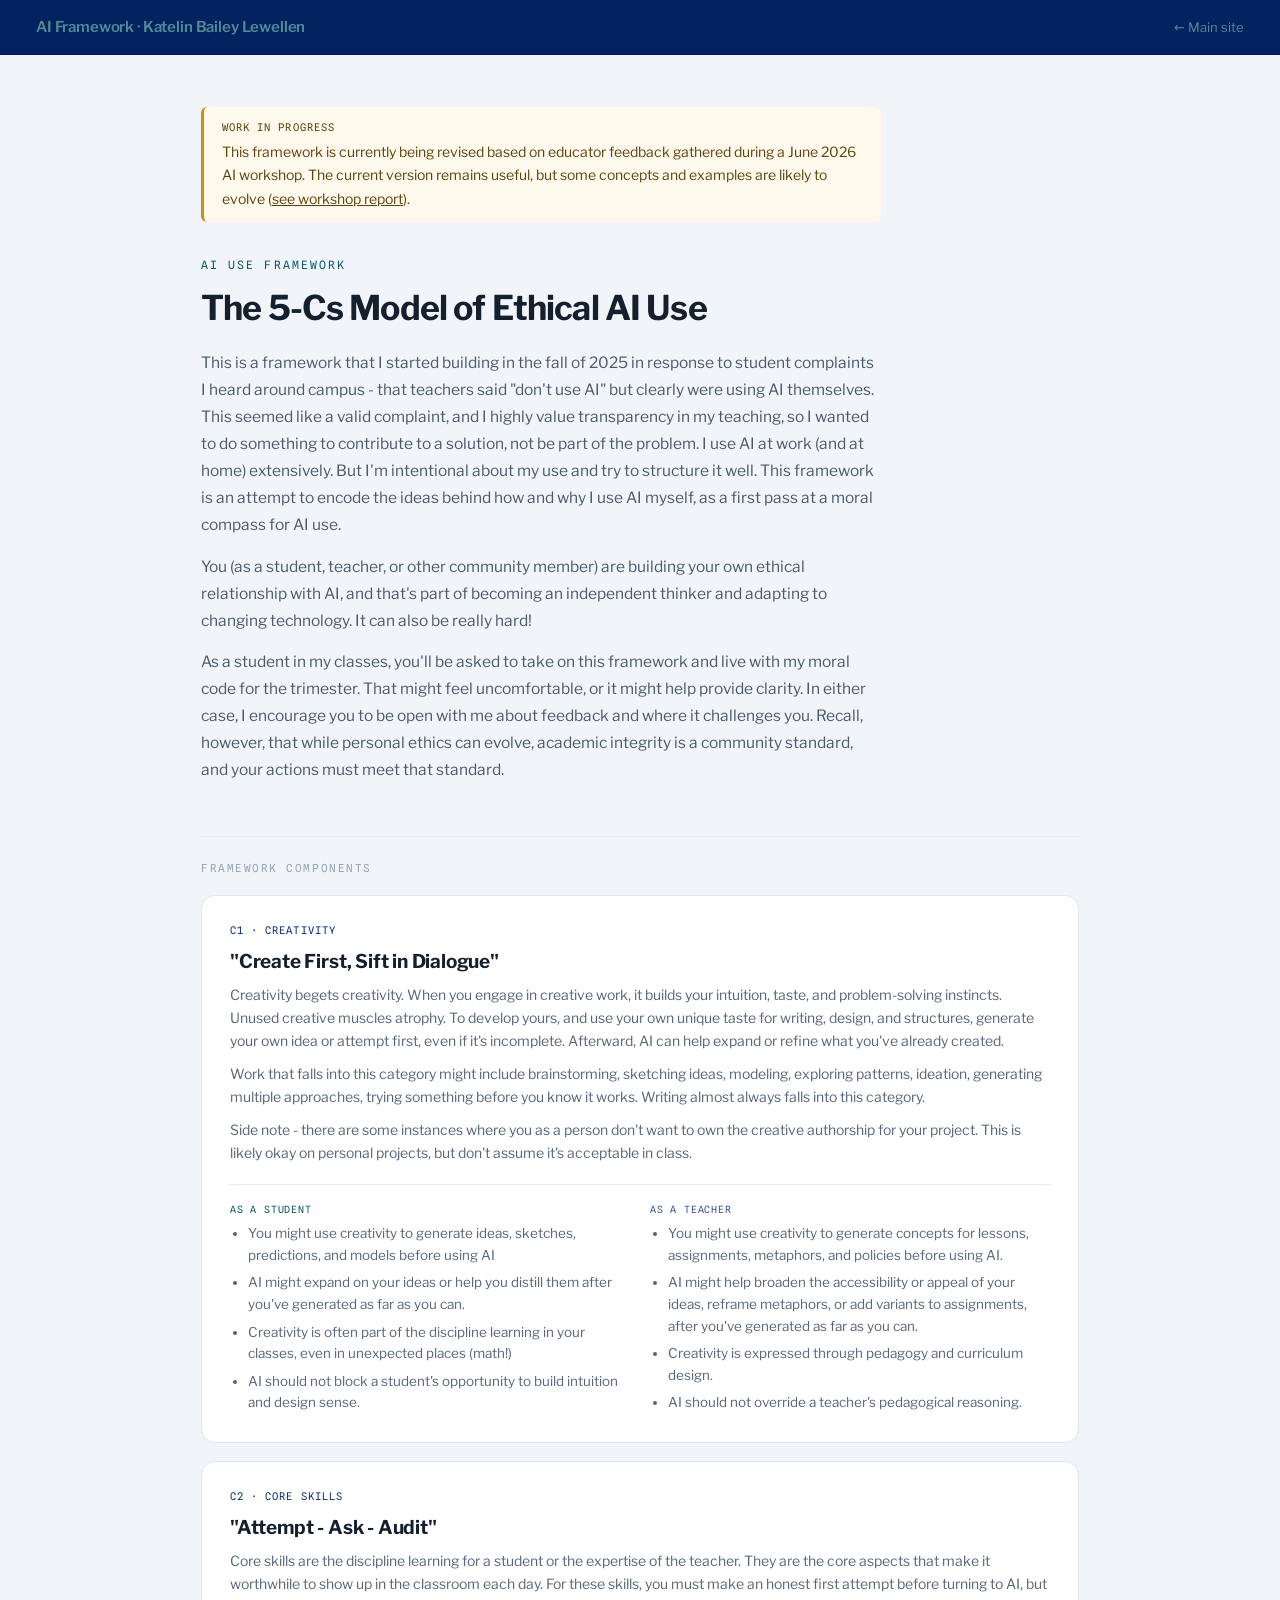
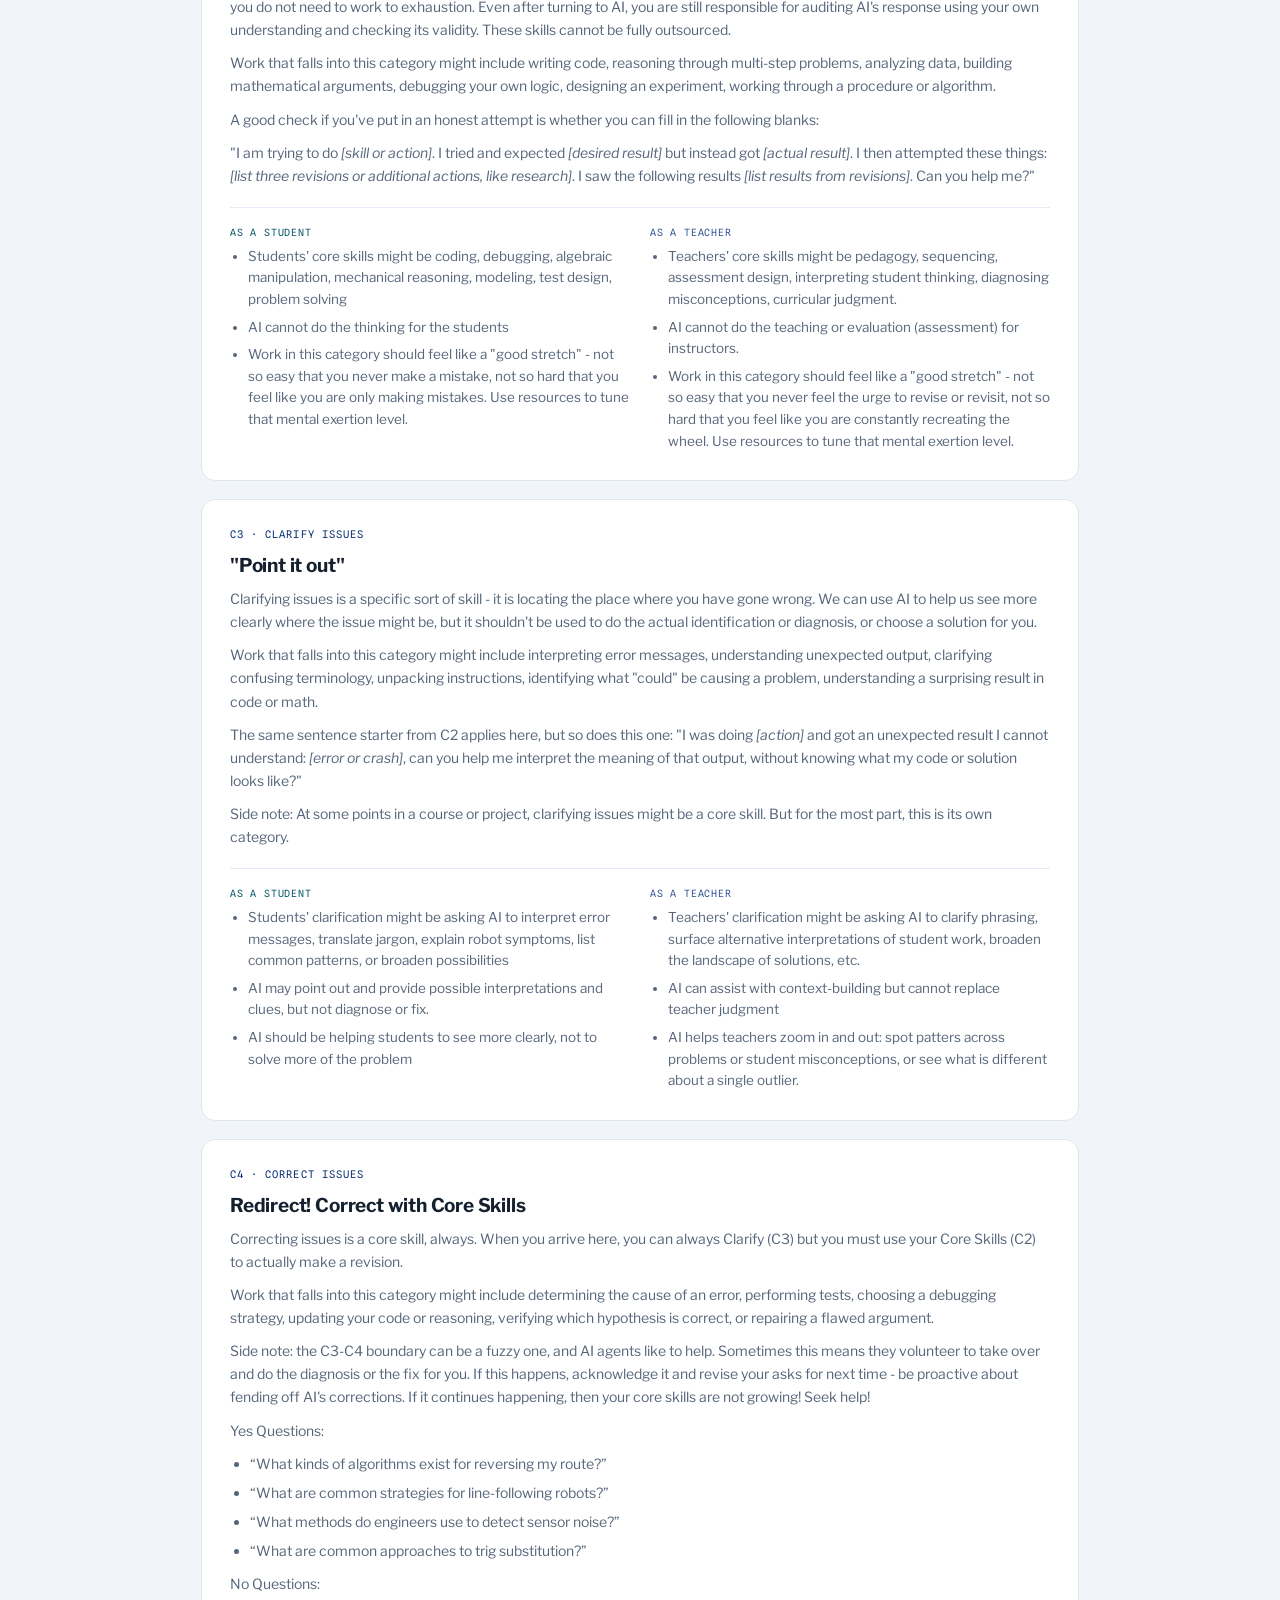
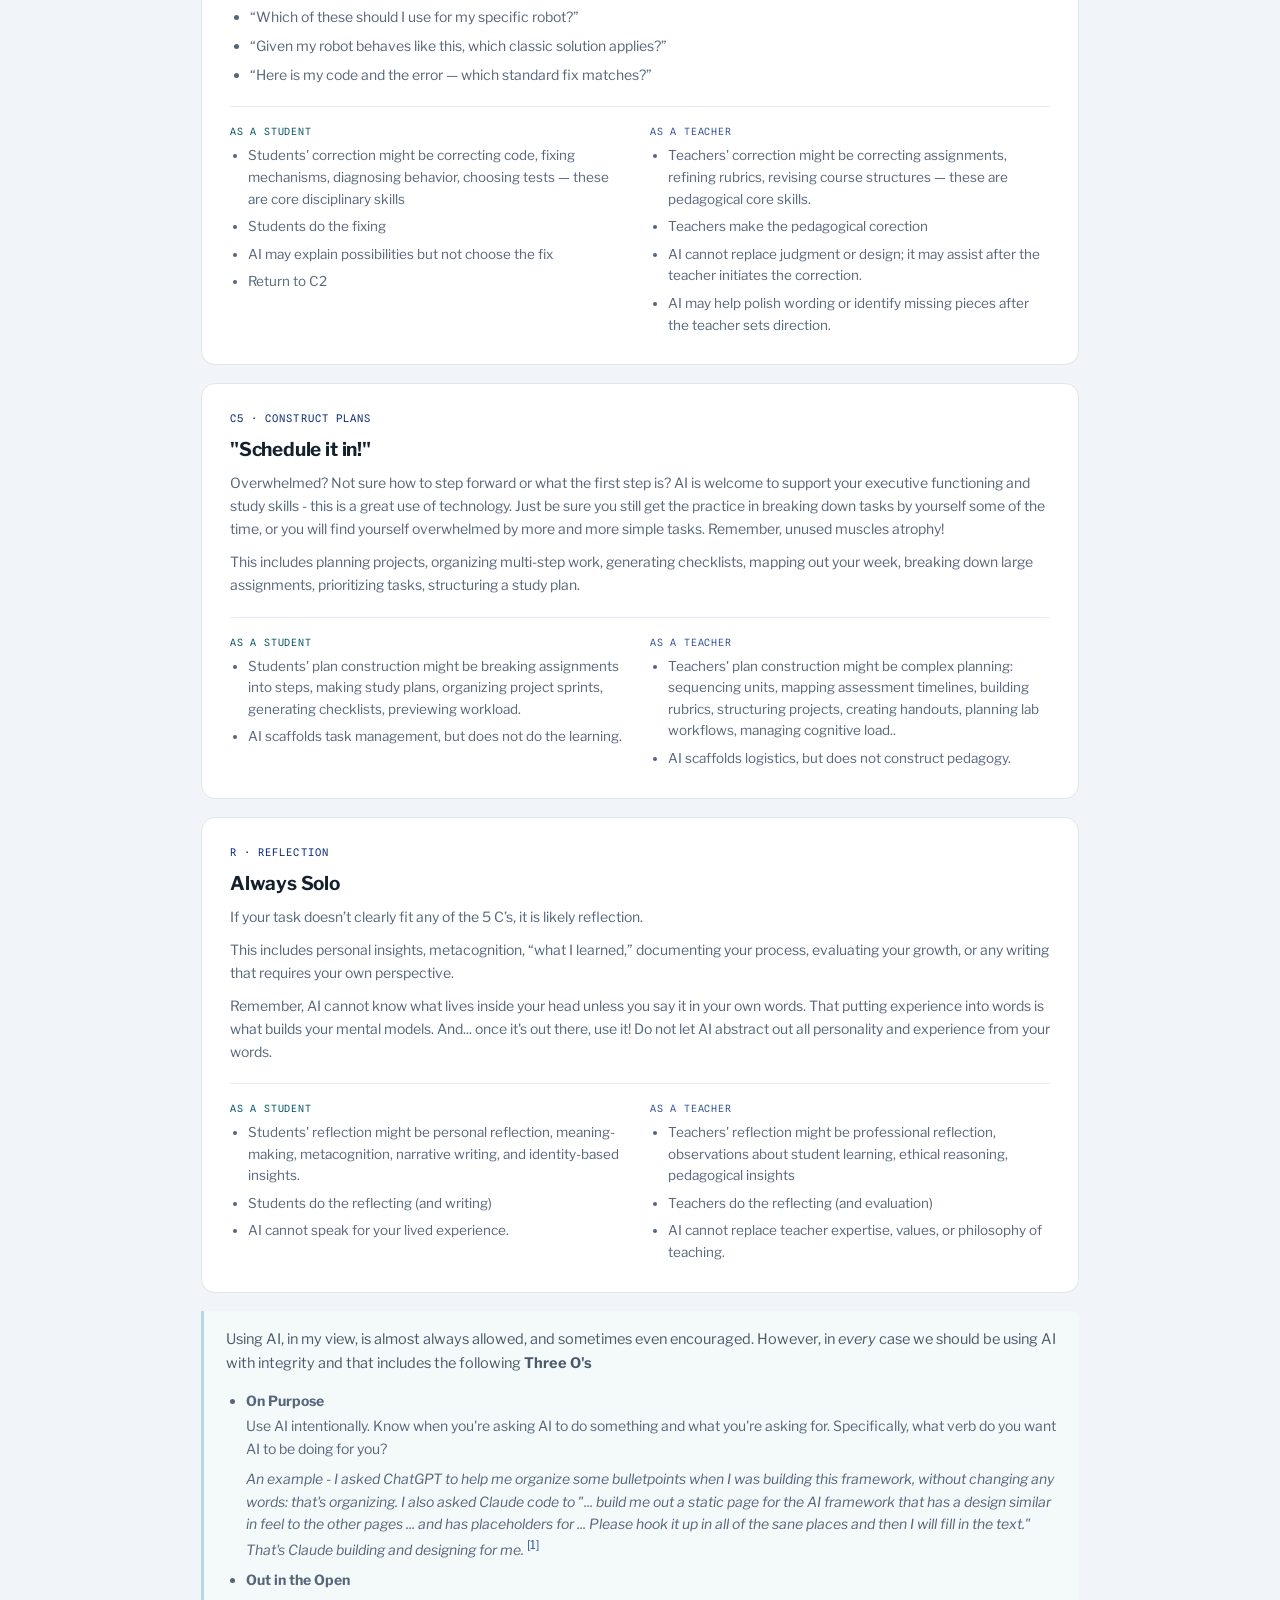
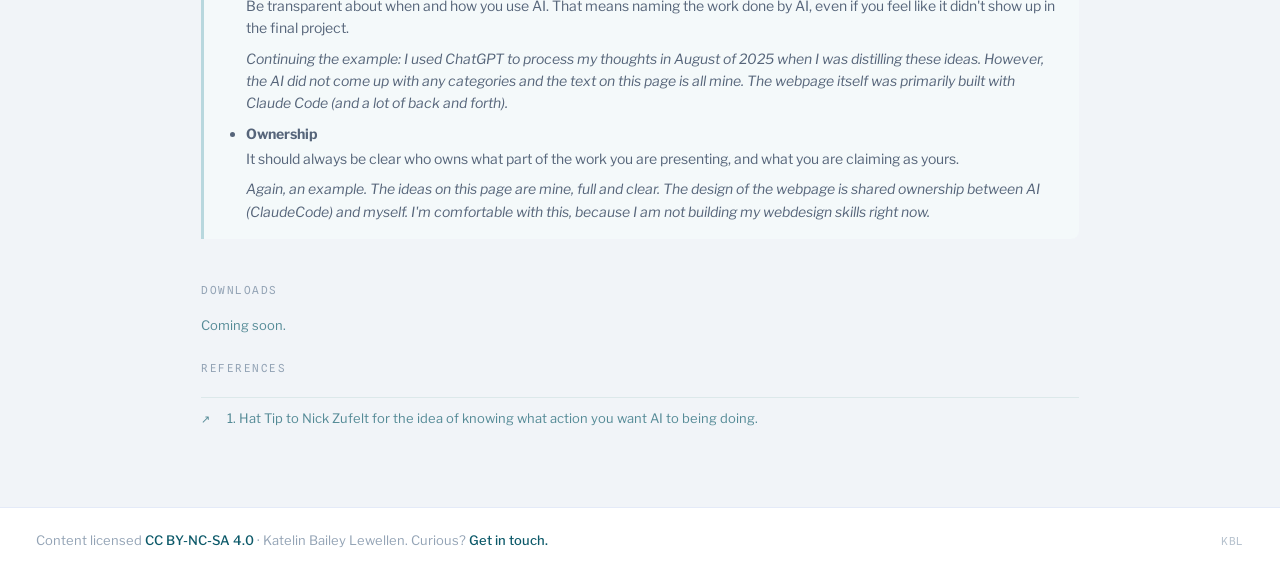
<file: ai_framework_v1.0.html>
<!DOCTYPE html>
<html lang="en">
<head>
<meta charset="utf-8">
<meta name="viewport" content="width=device-width, initial-scale=1">
<title>AI Framework — Ms. Lewellen</title>
<link rel="preconnect" href="https://fonts.googleapis.com">
<link rel="preconnect" href="https://fonts.gstatic.com" crossorigin>
<link href="https://fonts.googleapis.com/css2?family=Libre+Franklin:wght@300;400;500;600;700;800&family=Spline+Sans+Mono:wght@400;500&display=swap" rel="stylesheet">
<style>
  * { box-sizing: border-box; }
  html, body { margin: 0; min-height: 100vh; }
  body { background: #f1f4f8; font-family: 'Libre Franklin', system-ui, sans-serif; -webkit-font-smoothing: antialiased; color: #15202e; }
  ::selection { background: #b8d8de; }
  a { color: inherit; text-decoration: none; }
  .cat-card { transition: transform .15s ease, box-shadow .15s ease, border-color .15s ease; }
  .cat-card:hover { transform: translateY(-2px); box-shadow: 0 14px 30px -18px rgba(21,32,46,0.35); border-color: #c0cedc; }
  .card-cols { display: grid; grid-template-columns: 1fr 1fr; gap: 20px; margin-top: 20px; padding-top: 18px; border-top: 1px solid #e4eaf8; }
  /* Reset browser-default p margins inside cards */
  .cat-card p { margin: 0 0 10px; }
  .cat-card p:last-child { margin-bottom: 0; }
  /* Tighten list styling inside cards */
  .cat-card ul { margin: 4px 0 8px; padding-left: 20px; }
  .cat-card li { margin-bottom: 6px; }
  .cat-card li:last-child { margin-bottom: 0; }
  /* card-cols: list is primary content, no outer vertical margin */
  .card-cols ul { margin: 0; padding-left: 18px; }
  /* Callout block: reduce p tag margins inside li elements */
  .callout-list p { margin: 3px 0 8px; }
  .callout-list p:last-child { margin-bottom: 0; }
  @media (max-width: 768px) {
    .page-header { padding: 12px 16px !important; flex-wrap: wrap !important; gap: 6px !important; }
    .card-cols { grid-template-columns: 1fr !important; }
  }
</style>
</head>
<body>

<div style="min-height: 100vh; display: flex; flex-direction: column;">

  <!-- HEADER -->
  <div class="page-header" style="background: #032260; border-bottom: 1px solid #021a52; padding: 18px 36px; display: flex; align-items: center; justify-content: space-between;">
    <span style="font-size: 15px; font-weight: 600; color: #548a96; letter-spacing: -0.01em;">AI Framework · Katelin Bailey Lewellen</span>
    <a href="index.html" style="font-size: 13px; color: #548a96;">← Main site</a>
  </div>

  <!-- CONTENT -->
  <div style="flex: 1; max-width: 950px; width: 100%; margin: 0 auto; padding: 52px 36px 80px;">

    <!-- WORK IN PROGRESS NOTICE -->
    <div style="background: #fef9ec; border-left: 3px solid #c8920a; border-radius: 6px; padding: 12px 18px; margin-bottom: 36px; font-size: 14px; line-height: 1.65; color: #5c430a; max-width: 680px;">
      <span style="font-family: 'Spline Sans Mono', monospace; font-size: 10.5px; letter-spacing: 0.1em; text-transform: uppercase; display: block; margin-bottom: 4px;">Work in Progress</span>
      This framework is currently being revised based on educator feedback gathered during a June 2026 AI workshop. The current version remains useful, but some concepts and examples are likely to evolve (<a href="workshop.html" style="color: #5c430a; text-decoration: underline;">see workshop report</a>).
    </div>

    <!-- PREFACE -->
    <div style="font-family: 'Spline Sans Mono', monospace; font-size: 11.5px; letter-spacing: 0.18em; text-transform: uppercase; color: #0c5969; margin-bottom: 16px;">AI Use Framework</div>
    <h1 style="font-size: 34px; font-weight: 700; letter-spacing: -0.025em; line-height: 1.15; color: #15202e; margin: 0 0 22px;">The 5-Cs Model of Ethical AI Use</h1>
    <p style="font-size: 15.5px; line-height: 1.75; color: #4a596b; margin: 0 0 14px; max-width: 680px;"> This is a framework that I started building in the fall of 2025 in response to student complaints I heard around campus - that teachers said "don't use AI" but clearly were using AI themselves. This seemed like a valid complaint, and I highly value transparency in my teaching, so I wanted to do something to contribute to a solution, not be part of the problem. I use AI at work (and at home) extensively. But I'm intentional about my use and try to structure it well. This framework is an attempt to encode the ideas behind how and why I use AI myself, as a first pass at a moral compass for AI use.</p>
    <p style="font-size: 15.5px; line-height: 1.75; color: #4a596b; margin: 0 0 14px; max-width: 680px;"> You (as a student, teacher, or other community member) are building your own ethical relationship with AI, and that's part of becoming an independent thinker and adapting to changing technology. It can also be really hard!</p>
    <p style="font-size: 15.5px; line-height: 1.75; color: #4a596b; margin: 0 0 52px; max-width: 680px;"> As a student in my classes, you'll be asked to take on this framework and live with my moral code for the trimester. That might feel uncomfortable, or it might help provide clarity. In either case, I encourage you to be open with me about feedback and where it challenges you. Recall,  however, that while personal ethics can evolve, academic integrity is a community standard, and your actions must meet that standard.    </p>
    <!-- COMPONENT SECTION KICKER -->
    <div style="font-family: 'Spline Sans Mono', monospace; font-size: 11px; letter-spacing: 0.14em; text-transform: uppercase; color: #93a3b5; padding-top: 24px; border-top: 1px solid #e4eaf8; margin-bottom: 20px;">Framework components</div>

    <!-- CATEGORY CARDS (single-column stack) -->
    <div style="display: grid; grid-template-columns: 1fr; gap: 18px; margin-bottom: 18px;">

      <div class="cat-card" style="background: #fff; border: 1px solid #dce8ea; border-radius: 14px; padding: 28px;">
        <div style="font-family: 'Spline Sans Mono', monospace; font-size: 10.5px; letter-spacing: 0.1em; text-transform: uppercase; color: #0e3177; margin-bottom: 14px;">C1 · Creativity</div>
        <div style="font-size: 19px; font-weight: 700; margin-bottom: 10px; letter-spacing: -0.01em;">"Create First, Sift in Dialogue"</div>
        <div style="font-size: 14px; line-height: 1.65; color: #56657a;">
          <p>Creativity begets creativity. When you engage in creative work, it builds your intuition, taste, and problem-solving instincts. Unused creative muscles atrophy. To develop yours, and use your own unique taste for writing, design, and structures, generate your own idea or attempt first, even if it's incomplete. Afterward, AI can help expand or refine what you've already created.</p>
          <p>Work that falls into this category might include brainstorming, sketching ideas, modeling, exploring patterns, ideation, generating multiple approaches, trying something before you know it works. Writing almost always falls into this category.</p>
          <p>Side note - there are some instances where you as a person don't want to own the creative authorship for your project. This is likely okay on personal projects, but don't assume it's acceptable in class. </p>
        </div>
        <div class="card-cols">
          <div>
            <div style="font-family: 'Spline Sans Mono', monospace; font-size: 10px; letter-spacing: 0.08em; text-transform: uppercase; color: #0c5969; margin-bottom: 8px;">As a student</div>
            <div style="font-size: 13.5px; line-height: 1.6; color: #56657a;">
              <ul>
                <li>You might use creativity to generate ideas, sketches, predictions, and models before using AI</li>
                <li>AI might expand on your ideas or help you distill them after you've generated as far as you can.</li>
                <li>Creativity is often part of the discipline learning in your classes, even in unexpected places (math!)</li>
                <li>AI should not block a student's opportunity to build intuition and design sense.</li>
              </ul>
            </div>
          </div>
          <div>
            <div style="font-family: 'Spline Sans Mono', monospace; font-size: 10px; letter-spacing: 0.08em; text-transform: uppercase; color: #375798; margin-bottom: 8px;">As a teacher</div>
            <div style="font-size: 13.5px; line-height: 1.6; color: #56657a;">
              <ul>
                <li>You might use creativity to generate concepts for lessons, assignments, metaphors, and policies before using AI.</li>
                <li>AI might help broaden the accessibility or appeal of your ideas, reframe metaphors, or add variants to assignments, after you've generated as far as you can.</li>
                <li>Creativity is expressed through pedagogy and curriculum design.</li>
                <li>AI should not override a teacher's pedagogical reasoning.</li>
              </ul>
            </div>
          </div>
        </div>
      </div>

      <div class="cat-card" style="background: #fff; border: 1px solid #dce8ea; border-radius: 14px; padding: 28px;">
        <div style="font-family: 'Spline Sans Mono', monospace; font-size: 10.5px; letter-spacing: 0.1em; text-transform: uppercase; color: #0e3177; margin-bottom: 14px;">C2 · Core Skills</div>
        <div style="font-size: 19px; font-weight: 700; margin-bottom: 10px; letter-spacing: -0.01em;">"Attempt - Ask - Audit"</div>
        <div style="font-size: 14px; line-height: 1.65; color: #56657a;">
          <p>Core skills are the discipline learning for a student or the expertise of the teacher. They are the core aspects that make it worthwhile to show up in the classroom each day. For these skills, you must make an honest first attempt before turning to AI, but you do not need to work to exhaustion. Even after turning to AI, you are still responsible for auditing AI's response using your own understanding and checking its validity. These skills cannot be fully outsourced.</p>
          <p>Work that falls into this category might include writing code, reasoning through multi-step problems, analyzing data, building mathematical arguments, debugging your own logic, designing an experiment, working through a procedure or algorithm.</p>
          <p>A good check if you've put in an honest attempt is whether you can fill in the following blanks:</p> 
          <p>"I am trying to do <i>[skill or action]</i>. I tried and expected <i>[desired result]</i> but instead got <i>[actual result]</i>. I then attempted these things: <i>[list three revisions or additional actions, like research]</i>. I saw the following results <i>[list results from revisions]</i>. Can you help me?"  </p>
        </div>
        <div class="card-cols">
          <div>
            <div style="font-family: 'Spline Sans Mono', monospace; font-size: 10px; letter-spacing: 0.08em; text-transform: uppercase; color: #0c5969; margin-bottom: 8px;">As a student</div>
            <div style="font-size: 13.5px; line-height: 1.6; color: #56657a;">
              <ul>
                <li>Students' core skills might be coding, debugging, algebraic manipulation, mechanical reasoning, modeling, test design, problem solving</li>
                <li>AI cannot do the thinking for the students</li>
                <li>Work in this category should feel like a "good stretch" - not so easy that you never make a mistake, not so hard that you feel like you are only making mistakes. Use resources to tune that mental exertion level.</li>
              </ul>
            </div>
          </div>
          <div>
            <div style="font-family: 'Spline Sans Mono', monospace; font-size: 10px; letter-spacing: 0.08em; text-transform: uppercase; color: #375798; margin-bottom: 8px;">As a teacher</div>
            <div style="font-size: 13.5px; line-height: 1.6; color: #56657a;">
              <ul>
                <li>Teachers' core skills might be pedagogy, sequencing, assessment design, interpreting student thinking, diagnosing misconceptions, curricular judgment.</li>
                <li>AI cannot do the teaching or evaluation (assessment) for instructors.</li>
                <li>Work in this category should feel like a "good stretch" - not so easy that you never feel the urge to revise or revisit, not so hard that you feel like you are constantly recreating the wheel. Use resources to tune that mental exertion level.</li>
              </ul>
            </div>
          </div>
        </div>
      </div>

      <div class="cat-card" style="background: #fff; border: 1px solid #dce8ea; border-radius: 14px; padding: 28px;">
        <div style="font-family: 'Spline Sans Mono', monospace; font-size: 10.5px; letter-spacing: 0.1em; text-transform: uppercase; color: #0e3177; margin-bottom: 14px;">C3 · Clarify Issues</div>
        <div style="font-size: 19px; font-weight: 700; margin-bottom: 10px; letter-spacing: -0.01em;">"Point it out"</div>
        <div style="font-size: 14px; line-height: 1.65; color: #56657a;">
          <p>Clarifying issues is a specific sort of skill - it is locating the place where you have gone wrong. We can use AI to help us see more clearly where the issue might be, but it shouldn't be used to do the actual identification or diagnosis, or choose a solution for you.</p>
          <p>Work that falls into this category might include interpreting error messages, understanding unexpected output, clarifying confusing terminology, unpacking instructions, identifying what "could" be causing a problem, understanding a surprising result in code or math.</p>
          <p>The same sentence starter from C2 applies here, but so does this one: "I was doing <i>[action]</i> and got an unexpected result I cannot understand: <i>[error or crash]</i>, can you help me interpret the meaning of that output, without knowing what my code or solution looks like?"  </p>
          <p>Side note: At some points in a course or project, clarifying issues might be a core skill. But for the most part, this is its own category.</p> 
        </div>
        <div class="card-cols">
          <div>
            <div style="font-family: 'Spline Sans Mono', monospace; font-size: 10px; letter-spacing: 0.08em; text-transform: uppercase; color: #0c5969; margin-bottom: 8px;">As a student</div>
            <div style="font-size: 13.5px; line-height: 1.6; color: #56657a;">
              <ul>
                <li>Students' clarification might be asking  AI to interpret error messages, translate jargon, explain robot symptoms, list common patterns, or broaden possibilities </li>
                <li>AI may point out and provide possible interpretations and clues, but not diagnose or fix.</li>
                <li>AI should be helping students to see more clearly, not to solve more of the problem</li>
              </ul>
            </div>
          </div>
          <div>
            <div style="font-family: 'Spline Sans Mono', monospace; font-size: 10px; letter-spacing: 0.08em; text-transform: uppercase; color: #375798; margin-bottom: 8px;">As a teacher</div>
            <div style="font-size: 13.5px; line-height: 1.6; color: #56657a;">
              <ul>
                <li>Teachers' clarification might be asking  AI to clarify phrasing, surface alternative interpretations of student work, broaden the landscape of solutions, etc.</li>
                <li>AI can assist with context-building but cannot replace teacher judgment</li>
                <li>AI helps teachers zoom in and out: spot patters across problems or student misconceptions, or see what is different about a single outlier.</li>
              </ul>
            </div>
          </div>
        </div>
      </div>

      <div class="cat-card" style="background: #fff; border: 1px solid #dce8ea; border-radius: 14px; padding: 28px;">
        <div style="font-family: 'Spline Sans Mono', monospace; font-size: 10.5px; letter-spacing: 0.1em; text-transform: uppercase; color: #0e3177; margin-bottom: 14px;">C4 · Correct Issues</div>
        <div style="font-size: 19px; font-weight: 700; margin-bottom: 10px; letter-spacing: -0.01em;">Redirect! Correct with Core Skills</div>
        <div style="font-size: 14px; line-height: 1.65; color: #56657a;">
          <p>Correcting issues is a core skill, always. When you arrive here, you can always Clarify (C3) but you must use your Core Skills (C2) to actually make a revision. </p>
          <p>Work that falls into this category might include determining the cause of an error, performing tests, choosing a debugging strategy, updating your code or reasoning, verifying which hypothesis is correct, or repairing a flawed argument.</p>
          <p>Side note: the C3-C4 boundary can be a fuzzy one, and AI agents like to help. Sometimes this means they volunteer to take over and do the diagnosis or the fix for you. If this happens, acknowledge it and revise your asks for next time - be proactive about fending off AI's corrections. If it continues happening, then your core skills are not growing! Seek help!</p> 
          <p>Yes Questions:
            <ul>
              <li>“What kinds of algorithms exist for reversing my route?”</li>
              <li>“What are common strategies for line-following robots?”</li>
              <li>“What methods do engineers use to detect sensor noise?”</li>
              <li>“What are common approaches to trig substitution?”</li>
          </ul></p>
          <p>No Questions:
            <ul>
              <li>“Which of these should I use for my specific robot?”</li>
              <li>“Given my robot behaves like this, which classic solution applies?”</li>
              <li>“Here is my code and the error — which standard fix matches?”</li>
          </ul></p>

        </div>
        <div class="card-cols">
          <div>
            <div style="font-family: 'Spline Sans Mono', monospace; font-size: 10px; letter-spacing: 0.08em; text-transform: uppercase; color: #0c5969; margin-bottom: 8px;">As a student</div>
            <div style="font-size: 13.5px; line-height: 1.6; color: #56657a;">
              <ul>
                <li>Students' correction might be correcting code, fixing mechanisms, diagnosing behavior, choosing tests — these are core disciplinary skills</li>
                <li>Students do the fixing</li>
                <li>AI may explain possibilities but not choose the fix</li>
                <li>Return to C2</li>
              </ul></div>
          </div>
          <div>
            <div style="font-family: 'Spline Sans Mono', monospace; font-size: 10px; letter-spacing: 0.08em; text-transform: uppercase; color: #375798; margin-bottom: 8px;">As a teacher</div>
            <div style="font-size: 13.5px; line-height: 1.6; color: #56657a;">
              <ul>
                <li>Teachers' correction might be correcting assignments, refining rubrics, revising course structures — these are pedagogical core skills. </li>
                <li>Teachers make the pedagogical corection</li>
                <li>AI cannot replace judgment or design; it may assist after the teacher initiates the correction.</li>
                <li>AI may help polish wording or identify missing pieces after the teacher sets direction.</li>
              </ul>
            </div>
          </div>
        </div>
      </div>

      <div class="cat-card" style="background: #fff; border: 1px solid #dce8ea; border-radius: 14px; padding: 28px;">
        <div style="font-family: 'Spline Sans Mono', monospace; font-size: 10.5px; letter-spacing: 0.1em; text-transform: uppercase; color: #0e3177; margin-bottom: 14px;">C5 · Construct Plans</div>
        <div style="font-size: 19px; font-weight: 700; margin-bottom: 10px; letter-spacing: -0.01em;">"Schedule it in!"</div>
        <div style="font-size: 14px; line-height: 1.65; color: #56657a;">
          <p>Overwhelmed? Not sure how to step forward or what the first step is? AI is welcome to support your executive functioning and study skills - this is a great use of technology. Just be sure you still get the practice in breaking down tasks by yourself some of the time, or you will find yourself overwhelmed by more and more simple tasks. Remember, unused muscles atrophy! </p>
          <p>This includes planning projects, organizing multi-step work, generating checklists, mapping out your week, breaking down large assignments, prioritizing tasks, structuring a study plan.</p>
        </div>
        <div class="card-cols">
          <div>
            <div style="font-family: 'Spline Sans Mono', monospace; font-size: 10px; letter-spacing: 0.08em; text-transform: uppercase; color: #0c5969; margin-bottom: 8px;">As a student</div>
            <div style="font-size: 13.5px; line-height: 1.6; color: #56657a;">
              <ul>
                <li>Students' plan construction might be breaking assignments into steps, making study plans, organizing project sprints, generating checklists, previewing workload.</li>
                <li>AI scaffolds task management, but does not do the learning.</li>
              </ul>
            </div>
          </div>
          <div>
            <div style="font-family: 'Spline Sans Mono', monospace; font-size: 10px; letter-spacing: 0.08em; text-transform: uppercase; color: #375798; margin-bottom: 8px;">As a teacher</div>
            <div style="font-size: 13.5px; line-height: 1.6; color: #56657a;">
              <ul>
                <li>Teachers' plan construction might be complex planning: sequencing units, mapping assessment timelines, building rubrics, structuring projects, creating handouts, planning lab workflows, managing cognitive load..</li>
                <li>AI scaffolds logistics, but does not construct pedagogy.</li>
              </ul>
            </div>
          </div>
        </div>
      </div>

      <div class="cat-card" style="background: #fff; border: 1px solid #dce8ea; border-radius: 14px; padding: 28px;">
        <div style="font-family: 'Spline Sans Mono', monospace; font-size: 10.5px; letter-spacing: 0.1em; text-transform: uppercase; color: #0e3177; margin-bottom: 14px;">R · Reflection</div>
        <div style="font-size: 19px; font-weight: 700; margin-bottom: 10px; letter-spacing: -0.01em;">Always Solo</div>
        <div style="font-size: 14px; line-height: 1.65; color: #56657a;">
          <p>If your task doesn’t clearly fit any of the 5 C’s, it is likely reflection. </p>
          <p>This includes personal insights, metacognition, “what I learned,” documenting your process, evaluating your growth, or any writing that requires your own perspective.</p>
          <p>Remember, AI cannot know what lives inside your head unless you say it in your own words. That putting experience into words is what builds your mental models. And... once it's out there, use it! Do not let AI abstract out all personality and experience from your words.</p>
        </div>
        <div class="card-cols">
          <div>
            <div style="font-family: 'Spline Sans Mono', monospace; font-size: 10px; letter-spacing: 0.08em; text-transform: uppercase; color: #0c5969; margin-bottom: 8px;">As a student</div>
            <div style="font-size: 13.5px; line-height: 1.6; color: #56657a;">
              <ul>
                <li>Students' reflection might be personal reflection, meaning-making, metacognition, narrative writing, and identity-based insights.</li>
                <li>Students do the reflecting (and writing)</li>
                <li>AI cannot speak for your lived experience.</li>
              </ul>
            </div>
          </div>
          <div>
            <div style="font-family: 'Spline Sans Mono', monospace; font-size: 10px; letter-spacing: 0.08em; text-transform: uppercase; color: #375798; margin-bottom: 8px;">As a teacher</div>
            <div style="font-size: 13.5px; line-height: 1.6; color: #56657a;">
                            <ul>
                <li>Teachers' reflection might be professional reflection, observations about student learning, ethical reasoning, pedagogical insights</li>
                <li>Teachers do the reflecting (and evaluation)</li>
                <li>AI cannot replace teacher expertise, values, or philosophy of teaching.</li>
              </ul>
            </div>
          </div>
        </div>
      </div>

    </div>

    <!-- INSET CALLOUT -->
    <div style="border-left: 3px solid #b8d8de; padding: 16px 22px; background: #f4f9fa; border-radius: 0 8px 8px 0; margin-bottom: 44px;">
      <p style="font-size: 14.5px; line-height: 1.7; color: #4a596b; margin: 0 0 14px;">Using AI, in my view, is almost always allowed, and sometimes even encouraged. However, in <i>every</i> case we should be using AI with integrity and that includes the following <b>Three O's</b></p>
      <ul class="callout-list" style="margin: 0; padding-left: 20px; display: flex; flex-direction: column; gap: 8px;">
        <li style="font-size: 14px; line-height: 1.6; color: #56657a;">
          <b>On Purpose</b> <p>Use AI intentionally. Know when you're asking AI to do something and what you're asking for. Specifically, what verb do you want AI to be doing for you? </p><p>
           <i>An example - I asked ChatGPT to help me organize some bulletpoints when I was building this framework, without changing any words: that's organizing. I also asked Claude code to "... build me out a static page for the AI framework that has a design similar in feel to the other pages ... and has placeholders for ... Please hook it up in all of the sane places and then I will fill in the text."  That's Claude building and designing for me.</i> <a href="#ref-1" style="color: #375798; font-size: 12px; vertical-align: super; text-decoration: none;">[1]</a> </p></li>
        <li style="font-size: 14px; line-height: 1.6; color: #56657a;"><b>Out in the Open</b> <p>Be transparent about when and how you use AI. That means naming the work done by AI, even if you feel like it didn't show up in the final project.</p><p>
          <i>Continuing the example: I used ChatGPT to process my thoughts in August of 2025 when I was distilling these ideas. However, the AI did not come up with any categories and the text on this page is all mine. The webpage itself was primarily built with Claude Code (and a lot of back and forth).</i></p></li>
        <li style="font-size: 14px; line-height: 1.6; color: #56657a;"><b>Ownership</b> <p>It should always be clear who owns what part of the work you are presenting, and what you are claiming as yours. </p><p>
          <i>Again, an example. The ideas on this page are mine, full and clear. The design of the webpage is shared ownership between AI (ClaudeCode) and myself. I'm comfortable with this, because I am not building my webdesign skills right now.</i></p></li>
      </ul>
    </div>

    <!-- REFERENCES (plain, no card) -->
    <div style="font-family: 'Spline Sans Mono', monospace; font-size: 11px; letter-spacing: 0.14em; text-transform: uppercase; color: #93a3b5; margin-bottom: 20px;">Downloads</div>
    <ul style="margin: 0; padding: 0; list-style: none; display: flex; flex-direction: column; gap: 12px;">
      <li style="display: flex; align-items: baseline; gap: 12px;">
        <span style="font-size: 13px; color: #548a96;">Coming soon.</span>
      </li>
      <!--<li style="display: flex; align-items: baseline; gap: 12px;">
        <span style="font-family: 'Spline Sans Mono', monospace; font-size: 11px; color: #0c5969; flex: none; width: 14px;">↓</span>
        <span>
          <a href="#" style="font-size: 14px; color: #0c5969; font-weight: 600; text-decoration: underline; text-underline-offset: 3px;">[Document title]</a>
          <span style="font-size: 13px; color: #548a96; margin-left: 6px;">— [brief description of this downloadable]</span>
        </span>
      </li>-->
    </ul>
    <div style="font-family: 'Spline Sans Mono', monospace; font-size: 11px; letter-spacing: 0.14em; text-transform: uppercase; color: #93a3b5; margin: 28px 0 20px;">References</div>
    <ul style="margin: 0; padding: 0; list-style: none; display: flex; flex-direction: column; gap: 12px;">
      <li id="ref-1" style="display: flex; align-items: baseline; gap: 12px; padding-top: 10px; border-top: 1px solid #dce8ea; margin-top: 2px;">
        <span style="font-family: 'Spline Sans Mono', monospace; font-size: 11px; color: #548a96; flex: none; width: 14px;">↗</span>
        <span>
          <span style="font-size: 13px; color: #548a96;"> 1. Hat Tip to Nick Zufelt for the idea of knowing what action you want AI to being doing.</span>
        </span>
      </li>

      <!--<li style="display: flex; align-items: baseline; gap: 12px;">
        <span style="font-family: 'Spline Sans Mono', monospace; font-size: 11px; color: #548a96; flex: none; width: 14px;">↗</span>
        <span>
          <a href="#" style="font-size: 14px; color: #375798; font-weight: 500; text-decoration: underline; text-underline-offset: 3px;">[External reference title]</a>
          <span style="font-size: 13px; color: #548a96; margin-left: 6px;">— [author, publication, or context]</span>
        </span>
      </li>-->

    </ul>

  </div>

  <!-- FOOTER -->
  <footer style="padding: 22px 36px; border-top: 1px solid #e4eaf8; display: flex; align-items: center; justify-content: space-between; gap: 24px; flex-wrap: wrap; background: #fff;">
    <p style="font-size: 13px; color: #93a3b5; margin: 0; line-height: 1.6;">Content licensed <a href="LICENSE.md" style="color: #0c5969; font-weight: 500;">CC BY-NC-SA 4.0</a> · Katelin Bailey Lewellen. Curious? <a href="mailto:klewellen@andover.edu" style="color: #0c5969; font-weight: 500;">Get in touch.</a></p>
    <p style="font-family: 'Spline Sans Mono', monospace; font-size: 11px; color: #b5c1cd; margin: 0; letter-spacing: 0.06em;">KBL</p>
  </footer>

</div>

</body>
</html>
</file>
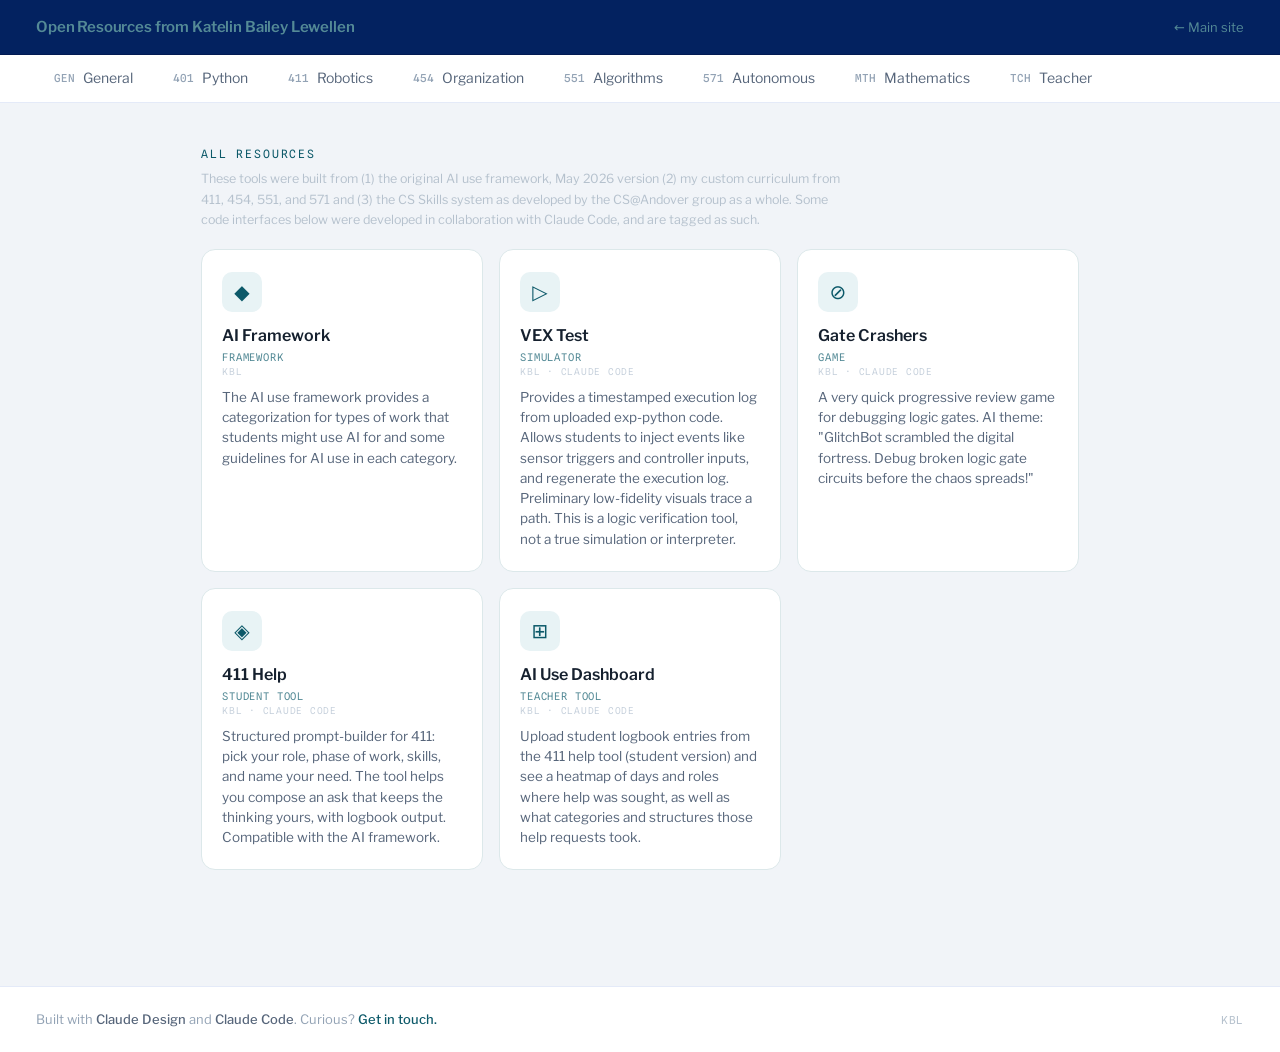
<file: open_resources.html>
<!DOCTYPE html>
<html lang="en">
<head>
<meta charset="utf-8">
<meta name="viewport" content="width=device-width, initial-scale=1">
<title>Open Resources — Ms. Lewellen</title>
<link rel="preconnect" href="https://fonts.googleapis.com">
<link rel="preconnect" href="https://fonts.gstatic.com" crossorigin>
<link href="https://fonts.googleapis.com/css2?family=Libre+Franklin:wght@300;400;500;600;700;800&family=Spline+Sans+Mono:wght@400;500&display=swap" rel="stylesheet">
<style>
  * { box-sizing: border-box; }
  html, body { margin: 0; min-height: 100vh; }
  body { background: #f1f4f8; font-family: 'Libre Franklin', system-ui, sans-serif; -webkit-font-smoothing: antialiased; color: #15202e; }
  ::selection { background: #b8d8de; }
  a { color: inherit; text-decoration: none; }
  .tool-card { transition: transform .15s ease, box-shadow .15s ease, border-color .15s ease; cursor: pointer; }
  .tool-card:hover { transform: translateY(-2px); box-shadow: 0 14px 30px -18px rgba(21,32,46,0.35); border-color: #c0cedc; }
  .tab { transition: color .15s ease; }
  #header-title { cursor: pointer; }
  #header-title:hover { color: #8ab8c4; }
  @media (max-width: 768px) {
    .page-header { padding: 12px 16px !important; flex-wrap: wrap !important; gap: 6px !important; }
    #tools-grid { grid-template-columns: 1fr !important; }
  }
</style>
</head>
<body>

<div style="min-height: 100vh; display: flex; flex-direction: column;">

  <!-- HEADER -->
  <div class="page-header" style="background: #032260; border-bottom: 1px solid #021a52; padding: 18px 36px; display: flex; align-items: center; justify-content: space-between;">
    <span id="header-title" style="font-size: 15px; font-weight: 600; color: #548a96; letter-spacing: -0.01em; transition: color .15s ease;">Open Resources from Katelin Bailey Lewellen</span>
    <a href="index.html" style="font-size: 13px; color: #548a96; display: flex; align-items: center; gap: 5px;">← Main site</a>
  </div>

  <!-- TAB BAR -->
  <div id="tabs" style="background: #fff; border-bottom: 1px solid #e4eaf8; padding: 0 36px; display: flex; gap: 4px; overflow-x: auto;"></div>

  <!-- CONTENT -->
  <div style="flex: 1; max-width: 950px; width: 100%; margin: 0 auto; padding: 44px 36px 72px;">

    <!-- class heading (hidden in all-tools view and for tabs with hideHeading) -->
    <div id="class-heading" style="margin-bottom: 36px;">
      <div id="class-meta" style="font-family: 'Spline Sans Mono', monospace; font-size: 11.5px; letter-spacing: 0.12em; text-transform: uppercase; color: #6f8197; margin-bottom: 10px;"></div>
      <h1 id="class-title" style="font-size: 32px; font-weight: 700; letter-spacing: -0.02em; margin: 0 0 10px;"></h1>
      <p id="class-blurb" style="font-size: 16px; line-height: 1.6; color: #4a596b; margin: 0; max-width: 600px;"></p>
    </div>

    <!-- tools -->
    <div style="margin-bottom: 44px;">
      <div id="tools-label" style="font-family: 'Spline Sans Mono', monospace; font-size: 11.5px; letter-spacing: 0.16em; text-transform: uppercase; color: #0c5969; margin-bottom: 8px;">Tools</div>
      <p id="tools-ack" style="font-size: 12.5px; line-height: 1.65; color: #b5c1cd; margin: 0 0 18px; max-width: 640px;">These tools were built from (1) the original AI use framework, May 2026 version (2) my custom curriculum from 411, 454, 551, and 571 and (3) the CS Skills system as developed by the CS@Andover group as a whole. Some code interfaces below were developed in collaboration with Claude Code, and are tagged as such.</p>
      <div id="tools-grid" style="display: grid; grid-template-columns: repeat(3, 1fr); gap: 16px;"></div>
    </div>

  </div>

  <!-- FOOTER -->
  <footer style="padding: 22px 36px; border-top: 1px solid #e4eaf8; display: flex; align-items: center; justify-content: space-between; gap: 24px; flex-wrap: wrap; background: #fff;">
    <p style="font-size: 13px; color: #93a3b5; margin: 0; line-height: 1.6;">Built with <span style="color: #56657a; font-weight: 500;">Claude Design</span> and <span style="color: #56657a; font-weight: 500;">Claude Code</span>. Curious? <a href="mailto:klewellen@andover.edu" style="color: #0c5969; font-weight: 500;">Get in touch.</a></p>
    <p style="font-family: 'Spline Sans Mono', monospace; font-size: 11px; color: #b5c1cd; margin: 0; letter-spacing: 0.06em;">KBL</p>
  </footer>

</div>

<script>
const TOOLS = {
  aiFramework: {
    name: 'AI Framework',
    kind: 'Framework',
    kicker2: 'KBL',
    glyph: '◆',
    desc: 'The AI use framework provides a categorization for types of work that students might use AI for and some guidelines for AI use in each category.',
    href: 'ai_framework.html',
    linkable: true,
  },
  help411: {
    name: '411 Help',
    kind: 'Student tool',
    kicker2: 'KBL · Claude Code',
    glyph: '◈',
    desc: 'Structured prompt-builder for 411: pick your role, phase of work, skills, and name your need. The tool helps you compose an ask that keeps the thinking yours, with logbook output. Compatible with the AI framework.',
    href: 'student_tools/411_help/411_help_v4.html',
    linkable: true,
  },
  help411Teacher: {
    name: 'AI Use Dashboard',
    kind: 'Teacher tool',
    kicker2: 'KBL · Claude Code',
    glyph: '⊞',
    desc: 'Upload student logbook entries from the 411 help tool (student version) and see a heatmap of days and roles where help was sought, as well as what categories and structures those help requests took. ',
    href: 'teacher_tools/411_help/411_help_heatmatp_v1.html',
    linkable: true,
  },
  gateCrashers: {
    name: 'Gate Crashers',
    kind: 'Game',
    kicker2: 'KBL · Claude Code',
    glyph: '⊘',
    desc: 'A very quick progressive review game for debugging logic gates. AI theme: "GlitchBot scrambled the digital fortress. Debug broken logic gate circuits before the chaos spreads!"',
    href: 'edu_games/gate_crashers/index.html',
    linkable: true,
  },
  vexSim: {
    name: 'VEX Test',
    kind: 'Simulator',
    kicker2: 'KBL · Claude Code',
    glyph: '▷',
    desc: 'Provides a timestamped execution log from uploaded exp-python code. Allows students to inject events like sensor triggers and controller inputs, and regenerate the execution log. Preliminary low-fidelity visuals trace a path. This is a logic verification tool, not a true simulation or interpreter.',
    href: 'vex_test/index.html',
  },
};

const ALL_TOOLS = [TOOLS.aiFramework, TOOLS.vexSim, TOOLS.gateCrashers, TOOLS.help411, TOOLS.help411Teacher];

const CLASSES = [
  {
    id: 'general',
    code: 'GEN',
    shortTitle: 'General',
    title: '',
    meta: '',
    blurb: '',
    hideHeading: true,
    tools: [TOOLS.aiFramework],
  },
  {
    id: 'csc401',
    code: '401',
    shortTitle: 'Python',
    title: 'Programming in Python',
    meta: 'CSC401 · Introductory · T1, T2',
    blurb: 'An introduction to computational thinking primarily through the exploration of the Python programming language. Students design and code their own programming projects throughout the course. The course sometimes includes additional applications such as programming introductory data analysis, game development, and vibe coding.',
    tools: [TOOLS.aiFramework,],
  },
  {
    id: 'csc411',
    code: '411',
    shortTitle: 'Robotics',
    title: 'Robotics',
    meta: 'CSC411 · Introductory · T1, T3',
    blurb: 'A hands-on, project-based course where students use the engineering process to engage in science-driven decision making and review physical concepts involved in the design and construction of a robot. Students create robots capable of complex behaviors while exploring different aspects of robot design and how they come together in the creation of a robot, including ethical and cultural elements surrounding the use of artificial intelligence.',
    tools: [TOOLS.aiFramework, TOOLS.vexSim, TOOLS.help411 ],
  },
  {
    id: 'csc454',
    code: '454',
    shortTitle: 'Organization',
    title: 'Computer Organization & Hardware',
    meta: 'CSC454 · Intermediate · T3',
    blurb: 'An introduction to the organization and design of computer systems. Students invent and explore the essential hardware and software components of computational devices. Topics include digital logic, circuit design, memory architectures and hierarchies, and assembly language(s). Over the course of the term, students will complete a series of projects that gradually build the components of a simple computer system in simulation.',
    tools: [TOOLS.aiFramework, TOOLS.gateCrashers],
  },
  {
    id: 'csc551',
    code: '551',
    shortTitle: 'Algorithms',
    title: 'Data Structures & Algorithms',
    meta: 'CSC551 · Advanced · T3',
    blurb: 'An opportunity for students to study, build, test, and apply data structures such as stacks, queues, linked lists, binary trees, heaps, hash maps and graphs, including formulating appropriate algorithms to support their data. Along the way, students develop software engineering skills potentially including collaborative coding, source control, and test-driven development.',
    tools: [TOOLS.aiFramework,],
  },
  {
    id: 'csc571',
    code: '571',
    shortTitle: 'Autonomous',
    title: 'Autonomous Systems',
    meta: 'CSC571 · Advanced · T2',
    blurb: 'A hands-on, project-driven introduction to the design and control of autonomous systems. Students plan and build cyber-physical and autonomous systems in self-selected domains. Their projects drive explorations of necessary robotics, artificial intelligence, and control engineering to achieve their goals. Woven throughout this work, the students explore the ethical and societal implications of these systems.',
    tools: [TOOLS.aiFramework,TOOLS.vexSim],
  },
  {
    id: 'mth',
    code: 'MTH',
    shortTitle: 'Mathematics',
    title: 'Mathematics',
    meta: 'MTH350 / MTH360 / MTH580',
    blurb: 'Various math classes, most recently precalculus and calculus, taught alongside other Andover faculty. I teach math with a focus on exploration, reasoning, and connection which draws from traditions of complex instruction, problem-based learning, and standards-based grading.',
    tools: [],
  },
  {
    id: 'teacher',
    code: 'TCH',
    shortTitle: 'Teacher',
    title: '',
    meta: '',
    blurb: '',
    hideHeading: true,
    tools: [TOOLS.aiFramework, TOOLS.help411Teacher],
  },
];

let activeId = null;

function toolCardHTML(t) {
  const kicker2 = t.kicker2 !== undefined ? t.kicker2 : 'KBL · Claude Code';
  const tag = t.linkable ? 'a' : 'div';
  const hrefAttr = t.linkable ? `href="${t.href}"` : `data-href="${t.href}"`;
  return `
    <${tag} ${hrefAttr} class="tool-card" style="
      background: #fff; border: 1px solid #dce8ea; border-radius: 14px;
      padding: 22px 20px; display: block; color: inherit;">
      <div style="
        width: 40px; height: 40px; border-radius: 10px; background: #e8f3f5;
        display: flex; align-items: center; justify-content: center;
        font-size: 20px; color: #0c5969; margin-bottom: 14px;">${t.glyph}</div>
      <div style="font-size: 16px; font-weight: 600; margin-bottom: 6px;">${t.name}</div>
      <div style="font-family: 'Spline Sans Mono', monospace; font-size: 10.5px; letter-spacing: 0.08em; text-transform: uppercase; color: #548a96; margin-bottom: 3px;">${t.kind}</div>
      <div style="font-family: 'Spline Sans Mono', monospace; font-size: 9.5px; letter-spacing: 0.08em; text-transform: uppercase; color: #c8d2dd; margin-bottom: 10px;">${kicker2}</div>
      <div style="font-size: 13.5px; line-height: 1.5; color: #56657a;">${t.desc}</div>
    </${tag}>
  `;
}

function renderTabs() {
  const bar = document.getElementById('tabs');
  bar.innerHTML = CLASSES.map(c => {
    const on = c.id === activeId;
    return `<div class="tab" data-id="${c.id}" style="
      display: flex; align-items: center; gap: 8px; padding: 14px 18px; cursor: pointer;
      font-size: 14px; font-weight: ${on ? '700' : '400'};
      color: ${on ? '#15202e' : '#56657a'};
      border-bottom: 2px solid ${on ? '#0c5969' : 'transparent'};
      white-space: nowrap; flex: none;">
      <span style="font-family: 'Spline Sans Mono', monospace; font-size: 11px; font-weight: 500; color: ${on ? '#375798' : '#93a3b5'};">${c.code}</span>
      ${c.shortTitle}
    </div>`;
  }).join('');
  bar.querySelectorAll('.tab').forEach(el => {
    el.addEventListener('click', () => { activeId = el.dataset.id; render(); });
  });
}

function renderContent() {
  const heading = document.getElementById('class-heading');
  const label = document.getElementById('tools-label');
  const grid = document.getElementById('tools-grid');

  if (activeId === null) {
    heading.style.display = 'none';
    label.textContent = 'All resources';
    grid.style.gridTemplateColumns = 'repeat(3, 1fr)';
    grid.innerHTML = ALL_TOOLS.map(toolCardHTML).join('');
    return;
  }

  const c = CLASSES.find(x => x.id === activeId);

  if (c.hideHeading) {
    heading.style.display = 'none';
  } else {
    heading.style.display = '';
    document.getElementById('class-meta').textContent = c.meta;
    document.getElementById('class-title').textContent = c.title;
    document.getElementById('class-blurb').textContent = c.blurb;
  }

  label.textContent = 'Tools';

  if (c.tools.length === 0) {
    grid.style.gridTemplateColumns = '1fr';
    grid.innerHTML = `<p style="font-size: 14px; color: #93a3b5; margin: 0;">No tools in this category yet.</p>`;
  } else {
    grid.style.gridTemplateColumns = `repeat(${Math.min(c.tools.length, 3)}, 1fr)`;
    grid.innerHTML = c.tools.map(toolCardHTML).join('');
  }
}

function render() {
  renderTabs();
  renderContent();
}

document.getElementById('header-title').addEventListener('click', () => {
  activeId = null;
  render();
});

render();
</script>
</body>
</html>
</file>
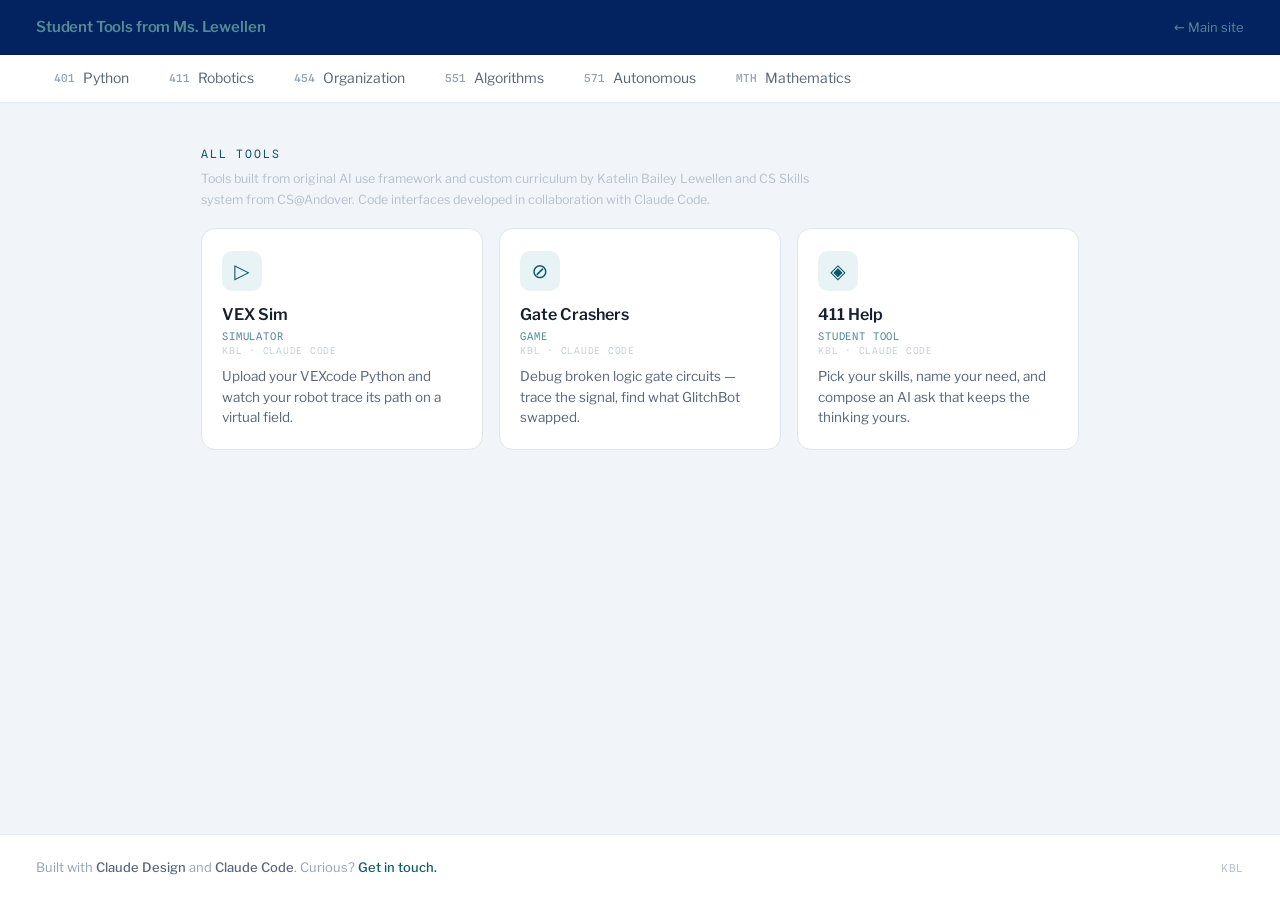
<file: student-portal.html>
<!DOCTYPE html>
<html lang="en">
<head>
<meta charset="utf-8">
<meta name="viewport" content="width=device-width, initial-scale=1">
<title>Student Tools — Ms. Lewellen</title>
<link rel="preconnect" href="https://fonts.googleapis.com">
<link rel="preconnect" href="https://fonts.gstatic.com" crossorigin>
<link href="https://fonts.googleapis.com/css2?family=Libre+Franklin:wght@300;400;500;600;700;800&family=Spline+Sans+Mono:wght@400;500&display=swap" rel="stylesheet">
<style>
  * { box-sizing: border-box; }
  html, body { margin: 0; min-height: 100vh; }
  body { background: #f1f4f8; font-family: 'Libre Franklin', system-ui, sans-serif; -webkit-font-smoothing: antialiased; color: #15202e; }
  ::selection { background: #b8d8de; }
  a { color: inherit; text-decoration: none; }
  .tool-card { transition: transform .15s ease, box-shadow .15s ease, border-color .15s ease; cursor: pointer; }
  .tool-card:hover { transform: translateY(-2px); box-shadow: 0 14px 30px -18px rgba(21,32,46,0.35); border-color: #c0cedc; }
  .tab { transition: color .15s ease; }
  #header-title { cursor: pointer; }
  #header-title:hover { color: #8ab8c4; }
</style>
</head>
<body>

<div style="min-height: 100vh; display: flex; flex-direction: column;">

  <!-- HEADER -->
  <div style="background: #032260; border-bottom: 1px solid #021a52; padding: 18px 36px; display: flex; align-items: center; justify-content: space-between;">
    <span id="header-title" style="font-size: 15px; font-weight: 600; color: #548a96; letter-spacing: -0.01em; transition: color .15s ease;">Student Tools from Ms. Lewellen</span>
    <a href="index.html" style="font-size: 13px; color: #548a96; display: flex; align-items: center; gap: 5px;">← Main site</a>
  </div>

  <!-- TAB BAR -->
  <div id="tabs" style="background: #fff; border-bottom: 1px solid #e4eaf8; padding: 0 36px; display: flex; gap: 4px; overflow-x: auto;"></div>

  <!-- CONTENT -->
  <div style="flex: 1; max-width: 950px; width: 100%; margin: 0 auto; padding: 44px 36px 72px;">

    <!-- class heading (hidden in all-tools view) -->
    <div id="class-heading" style="margin-bottom: 36px;">
      <div id="class-meta" style="font-family: 'Spline Sans Mono', monospace; font-size: 11.5px; letter-spacing: 0.12em; text-transform: uppercase; color: #6f8197; margin-bottom: 10px;"></div>
      <h1 id="class-title" style="font-size: 32px; font-weight: 700; letter-spacing: -0.02em; margin: 0 0 10px;"></h1>
      <p id="class-blurb" style="font-size: 16px; line-height: 1.6; color: #4a596b; margin: 0; max-width: 600px;"></p>
    </div>

    <!-- tools -->
    <div style="margin-bottom: 44px;">
      <div id="tools-label" style="font-family: 'Spline Sans Mono', monospace; font-size: 11.5px; letter-spacing: 0.16em; text-transform: uppercase; color: #0c5969; margin-bottom: 8px;">Tools</div>
      <p id="tools-ack" style="font-size: 12.5px; line-height: 1.65; color: #b5c1cd; margin: 0 0 18px; max-width: 640px;">Tools built from original AI use framework and custom curriculum by Katelin Bailey Lewellen and CS Skills system from CS@Andover. Code interfaces developed in collaboration with Claude Code.</p>
      <div id="tools-grid" style="display: grid; grid-template-columns: repeat(3, 1fr); gap: 16px;"></div>
    </div>

  </div>

  <!-- FOOTER -->
  <footer style="padding: 22px 36px; border-top: 1px solid #e4eaf8; display: flex; align-items: center; justify-content: space-between; gap: 24px; flex-wrap: wrap; background: #fff;">
    <p style="font-size: 13px; color: #93a3b5; margin: 0; line-height: 1.6;">Built with <span style="color: #56657a; font-weight: 500;">Claude Design</span> and <span style="color: #56657a; font-weight: 500;">Claude Code</span>. Curious? <a href="mailto:klewellen@andover.edu" style="color: #0c5969; font-weight: 500;">Get in touch.</a></p>
    <p style="font-family: 'Spline Sans Mono', monospace; font-size: 11px; color: #b5c1cd; margin: 0; letter-spacing: 0.06em;">KBL</p>
  </footer>

</div>

<script>
const TOOLS = {
  help411: {
    name: '411 Help',
    kind: 'Student tool',
    glyph: '◈',
    desc: 'Pick your skills, name your need, and compose an AI ask that keeps the thinking yours.',
    href: 'student_tools/411_help/411_help_v4.html',
  },
  gateCrashers: {
    name: 'Gate Crashers',
    kind: 'Game',
    glyph: '⊘',
    desc: 'Debug broken logic gate circuits — trace the signal, find what GlitchBot swapped.',
    href: 'edu_games/gate-crashers/index.html',
  },
  vexSim: {
    name: 'VEX Sim',
    kind: 'Simulator',
    glyph: '▷',
    desc: 'Upload your VEXcode Python and watch your robot trace its path on a virtual field.',
    href: 'vex_sim/index.html',
  },
};

const ALL_TOOLS = [TOOLS.vexSim, TOOLS.gateCrashers, TOOLS.help411];

const CLASSES = [
  {
    id: 'csc401',
    code: '401',
    shortTitle: 'Python',
    title: 'Programming in Python',
    meta: 'CSC401 · Introductory · T1, T2',
    blurb: 'An introduction to computational thinking primarily through the exploration of the Python programming language. Students design and code their own programming projects throughout the course. The course sometines includes additional applications such as programming introductory data analysis, game development, and vibe coding. ',
    tools: [],
  },
  {
    id: 'csc411',
    code: '411',
    shortTitle: 'Robotics',
    title: 'Robotics',
    meta: 'CSC411 · Introductory · T1, T3',
    blurb: 'A hands-on, project-based course where students  use the engineering process to engage in science-driven decision making and review physical concepts involved in the design and construction of a robot. Students  create robotcs capable of complex behaviors while exploring different aspects of robot design and how they come together in the creation of a robot, including ethical and cultural elements surrounding the use of artificial intelligence.',
    tools: [TOOLS.vexSim, TOOLS.help411],
  },
  {
    id: 'csc454',
    code: '454',
    shortTitle: 'Organization',
    title: 'Computer Organization & Hardware',
    meta: 'CSC454 · Intermediate · T3',
    blurb: 'An introduction to the organization and design of computer systems. Students invent and explore the essential hardware and software commponents of computational devices. Topics include digital logic, circuit design, memory architectures and hierarchies, and assembly language(s). Over the course of the term, students will complete a series of projects that gradually build the components of a simple computer system in simulation.',
    tools: [TOOLS.gateCrashers],
  },
  {
    id: 'csc551',
    code: '551',
    shortTitle: 'Algorithms',
    title: 'Data Structures & Algorithms',
    meta: 'CSC551 · Advanced · T3',
    blurb: 'An opportunity for students to study, build, test, and apply data structures such as stacks, queues, linked lists, binary trees, heaps, hash maps and graphs, including formulating appropriate algorithms to support their data. Along the way, students develop software engineering skills potentially including collaborative coding, source control, and test-driven development.',
    tools: [],
  },
  {
    id: 'csc571',
    code: '571',
    shortTitle: 'Autonomous',
    title: 'Autonomous Systems',
    meta: 'CSC571 · Advanced · T2',
    blurb: 'A hands-on, project-driven introduction to the design and control of autonomous systems. Students plan and build cyber-physical and autonomous systems in self-selected domains. Their projects drive explorations of necesssy robotics, artificial intelligence, and control engineering  to achieve their goals. Woven throughout this work, the students explore the ethical and societal implications of these systems.',
    tools: [TOOLS.vexSim, TOOLS.help411],
  },
  {
    id: 'mth',
    code: 'MTH',
    shortTitle: 'Mathematics',
    title: 'Mathematics',
    meta: 'MTH350 / MTH360 / MTH580',
    blurb: 'Various math classes, most recently precalculus and calculus, taught alongside other Andover faculty. I teach math with a focus on exploration, reasoning, and connection which draws from traditions of complex instruction, problem-based learning, and standards-based grading.',
    tools: [],
  },
];

let activeId = null;

function toolCardHTML(t) {
  return `
    <div data-href="${t.href}" class="tool-card" style="
      background: #fff; border: 1px solid #dce8ea; border-radius: 14px;
      padding: 22px 20px; display: block; color: inherit;">
      <div style="
        width: 40px; height: 40px; border-radius: 10px; background: #e8f3f5;
        display: flex; align-items: center; justify-content: center;
        font-size: 20px; color: #0c5969; margin-bottom: 14px;">${t.glyph}</div>
      <div style="font-size: 16px; font-weight: 600; margin-bottom: 6px;">${t.name}</div>
      <div style="font-family: 'Spline Sans Mono', monospace; font-size: 10.5px; letter-spacing: 0.08em; text-transform: uppercase; color: #548a96; margin-bottom: 3px;">${t.kind}</div>
      <div style="font-family: 'Spline Sans Mono', monospace; font-size: 9.5px; letter-spacing: 0.08em; text-transform: uppercase; color: #c8d2dd; margin-bottom: 10px;">KBL · Claude Code</div>
      <div style="font-size: 13.5px; line-height: 1.5; color: #56657a;">${t.desc}</div>
    </div>
  `;
}

function renderTabs() {
  const bar = document.getElementById('tabs');
  bar.innerHTML = CLASSES.map(c => {
    const on = c.id === activeId;
    return `<div class="tab" data-id="${c.id}" style="
      display: flex; align-items: center; gap: 8px; padding: 14px 18px; cursor: pointer;
      font-size: 14px; font-weight: ${on ? '700' : '400'};
      color: ${on ? '#15202e' : '#56657a'};
      border-bottom: 2px solid ${on ? '#0c5969' : 'transparent'};
      white-space: nowrap; flex: none;">
      <span style="font-family: 'Spline Sans Mono', monospace; font-size: 11px; font-weight: 500; color: ${on ? '#375798' : '#93a3b5'};">${c.code}</span>
      ${c.shortTitle}
    </div>`;
  }).join('');
  bar.querySelectorAll('.tab').forEach(el => {
    el.addEventListener('click', () => { activeId = el.dataset.id; render(); });
  });
}

function renderContent() {
  const heading = document.getElementById('class-heading');
  const label = document.getElementById('tools-label');
  const grid = document.getElementById('tools-grid');

  if (activeId === null) {
    heading.style.display = 'none';
    label.textContent = 'All tools';
    grid.style.gridTemplateColumns = 'repeat(3, 1fr)';
    grid.innerHTML = ALL_TOOLS.map(toolCardHTML).join('');
    return;
  }

  heading.style.display = '';
  label.textContent = 'Tools';
  const c = CLASSES.find(x => x.id === activeId);
  document.getElementById('class-meta').textContent = c.meta;
  document.getElementById('class-title').textContent = c.title;
  document.getElementById('class-blurb').textContent = c.blurb;

  if (c.tools.length === 0) {
    grid.style.gridTemplateColumns = '1fr';
    grid.innerHTML = `<p style="font-size: 14px; color: #93a3b5; margin: 0;">No tools in this category yet.</p>`;
  } else {
    grid.style.gridTemplateColumns = `repeat(${Math.min(c.tools.length, 3)}, 1fr)`;
    grid.innerHTML = c.tools.map(toolCardHTML).join('');
  }
}

function render() {
  renderTabs();
  renderContent();
}

document.getElementById('header-title').addEventListener('click', () => {
  activeId = null;
  render();
});

render();
</script>
</body>
</html>
</file>
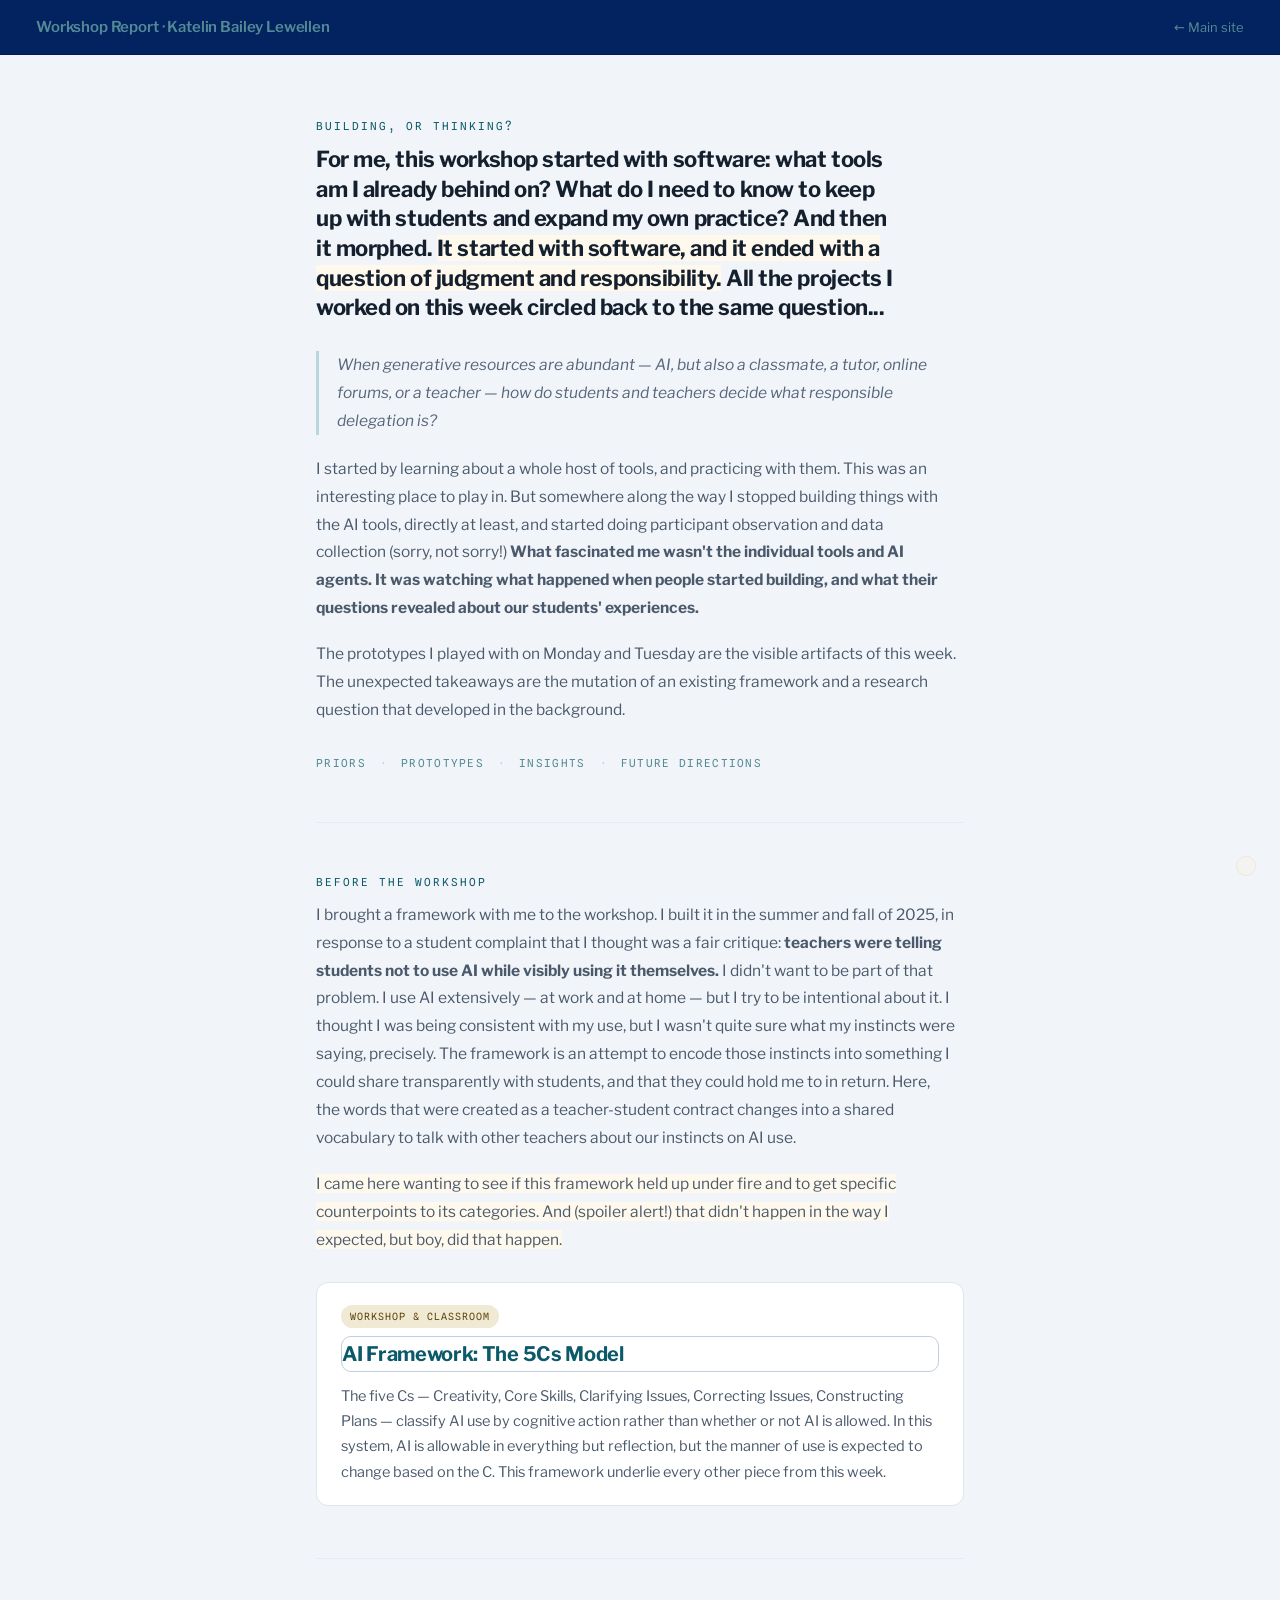
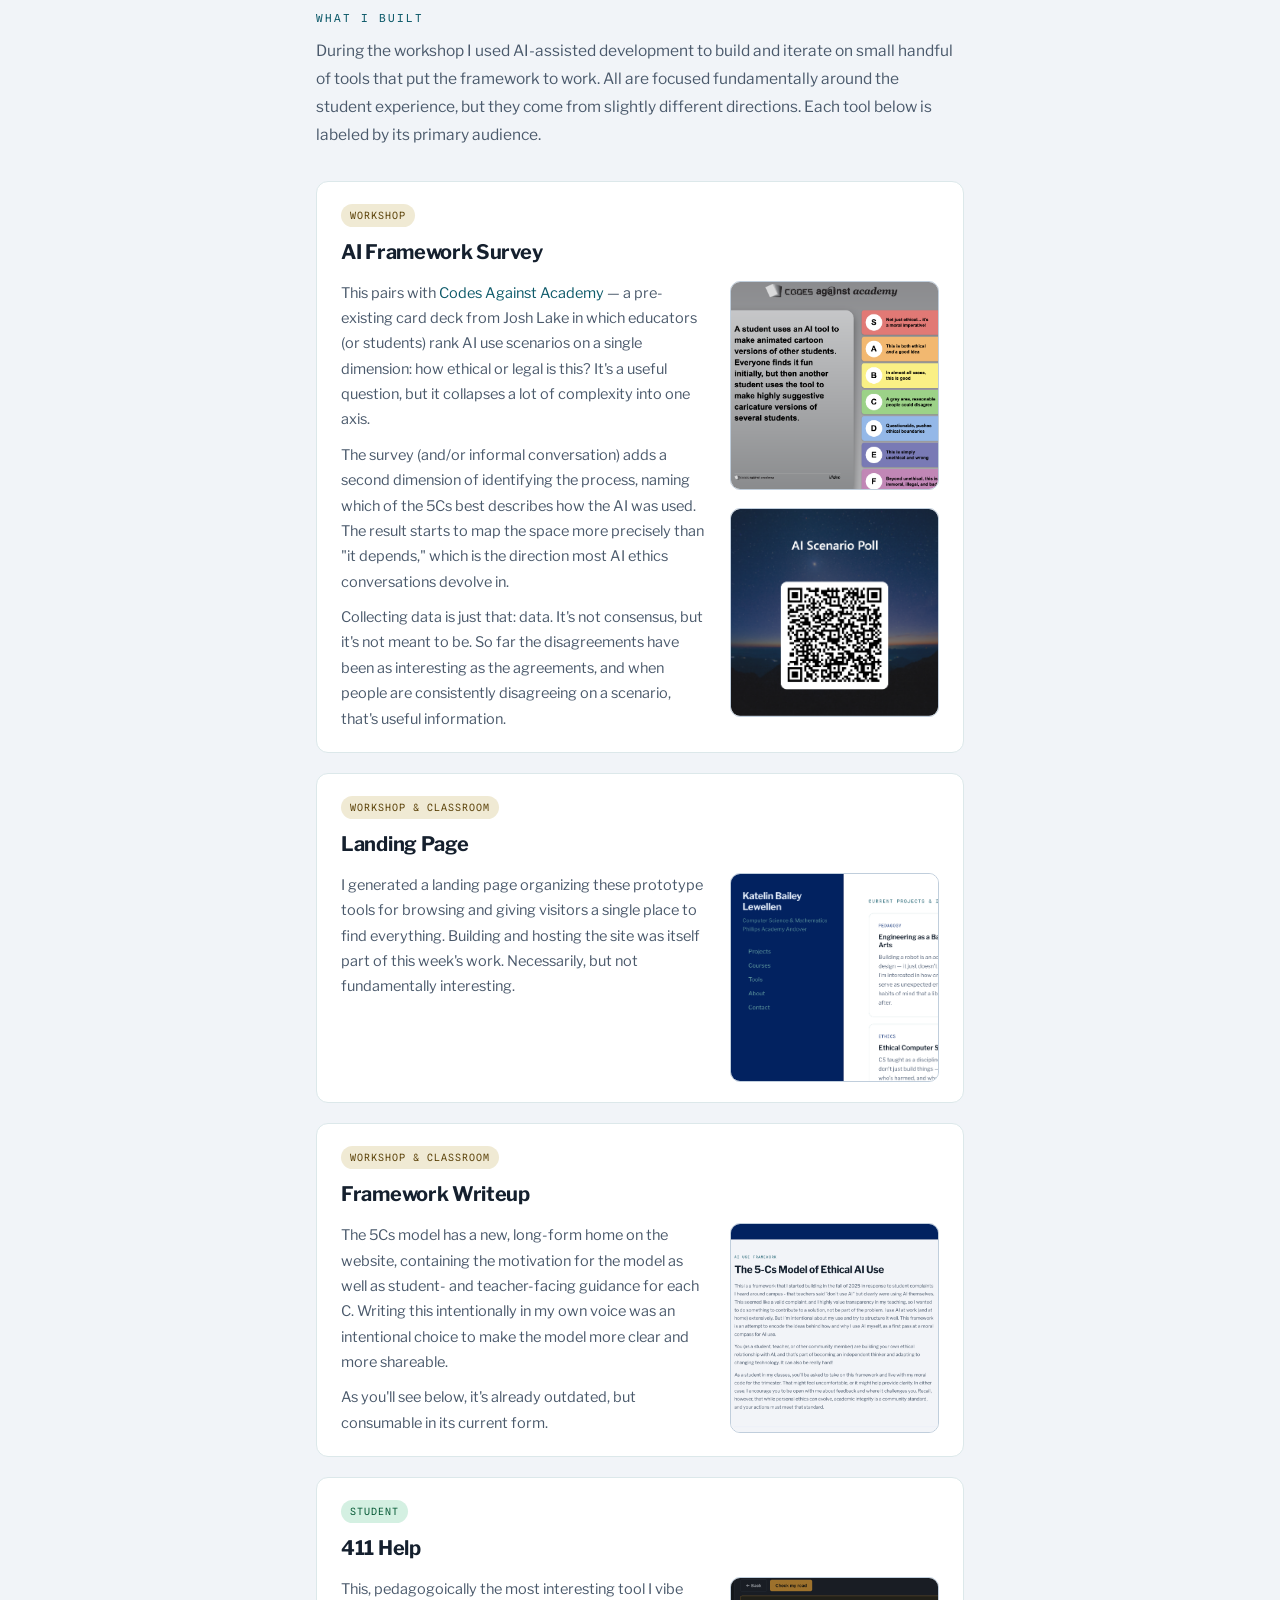
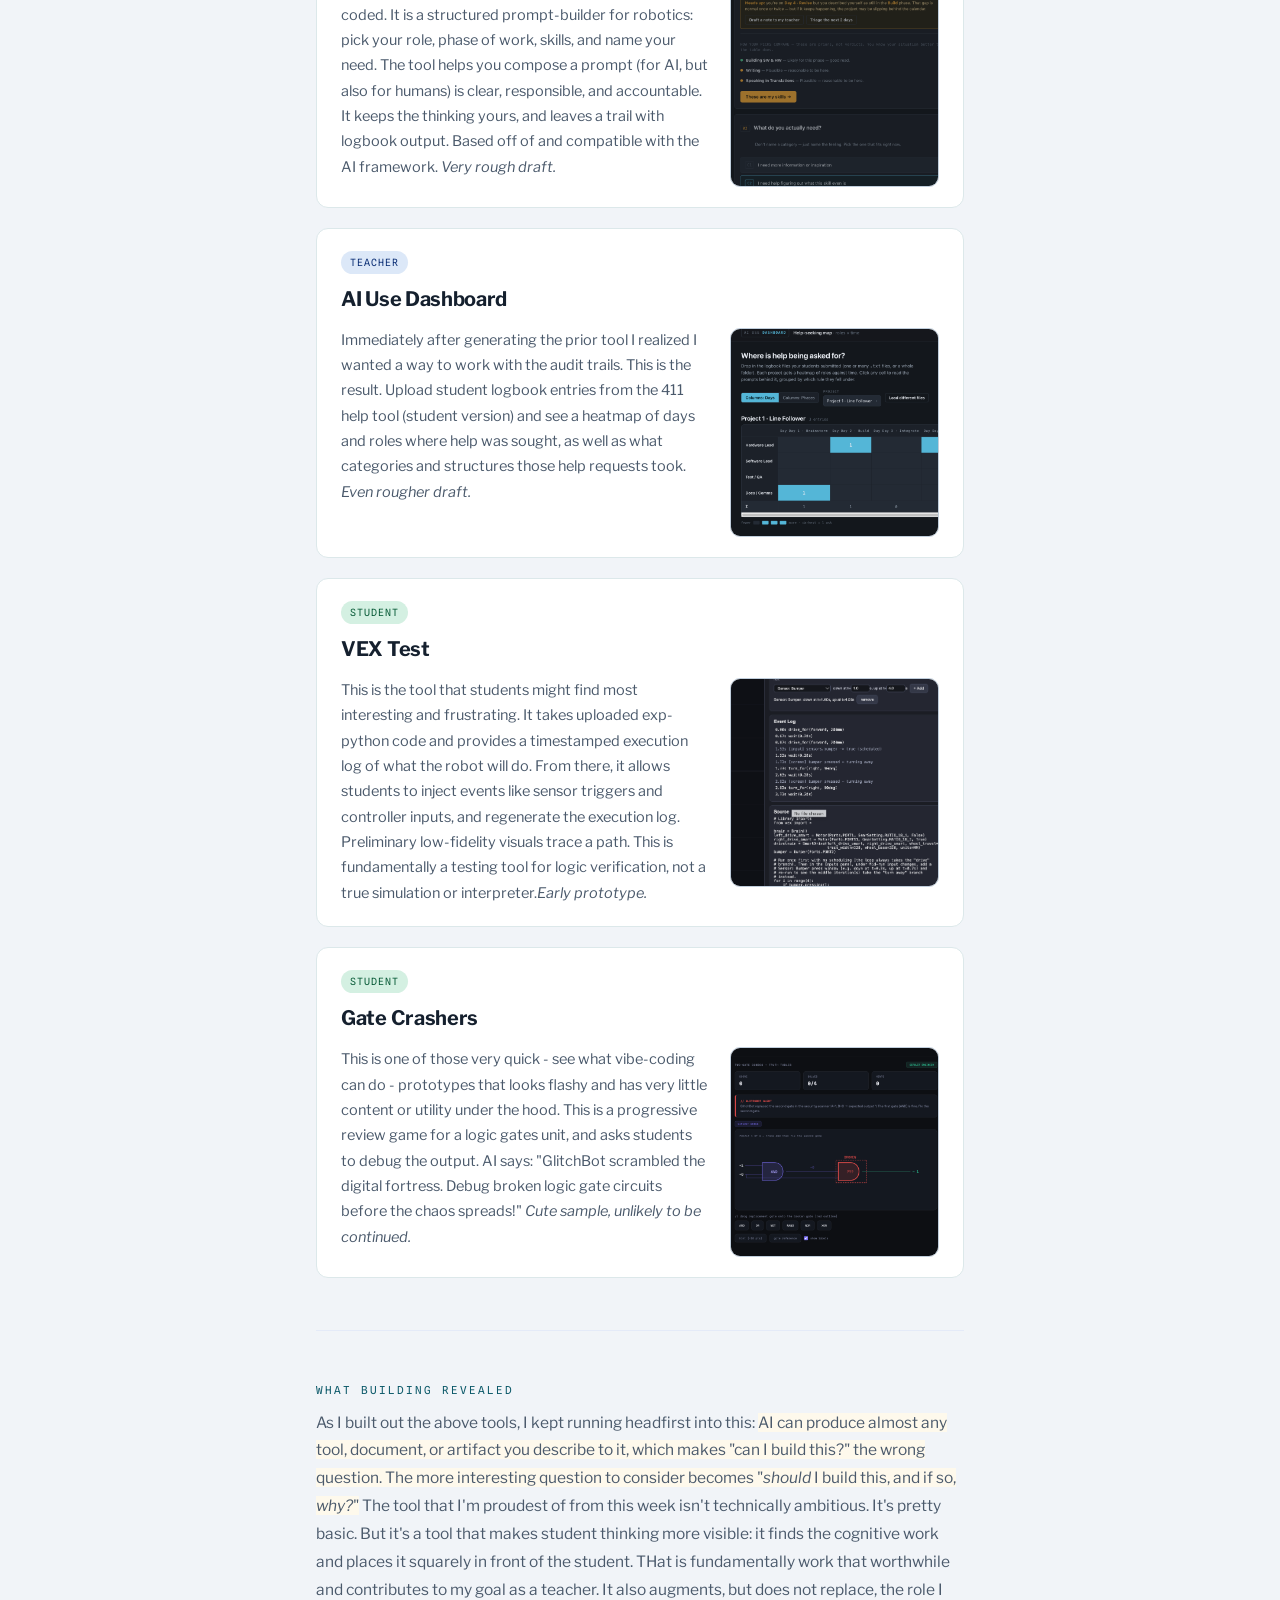
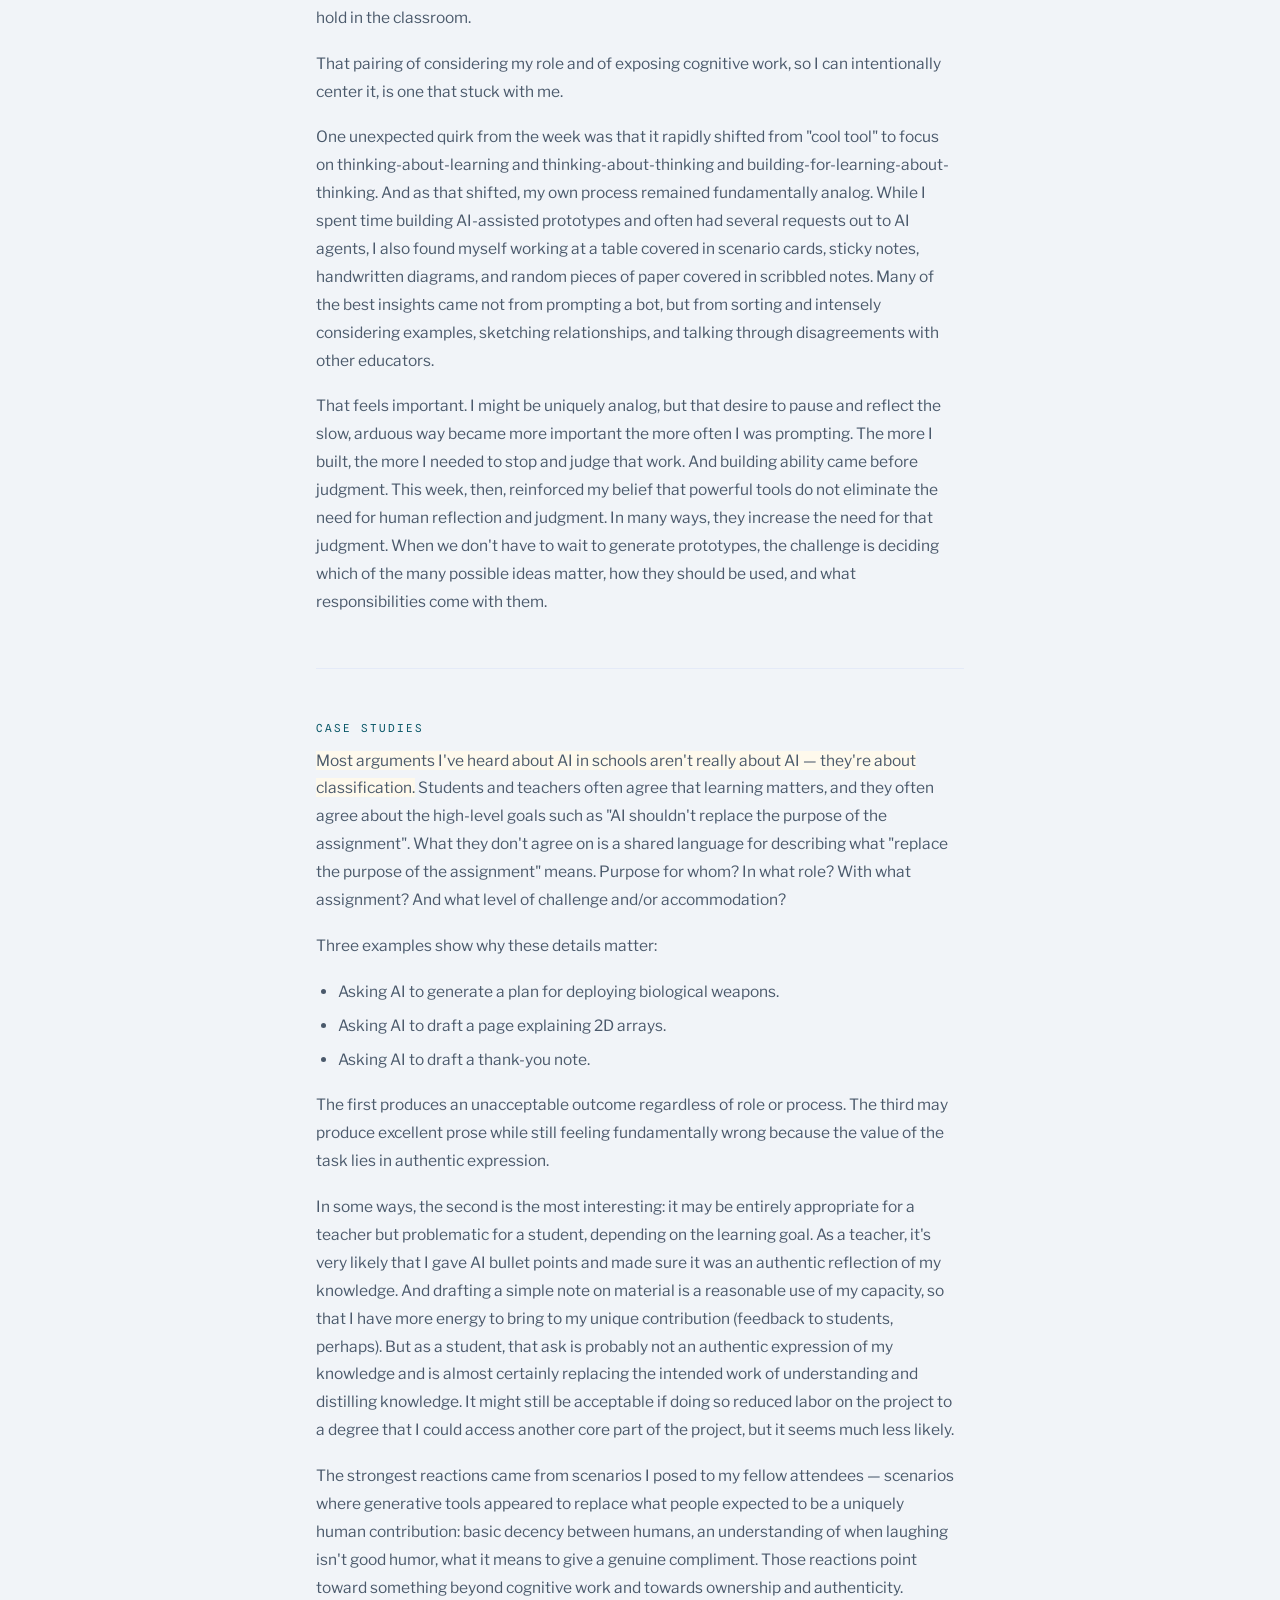
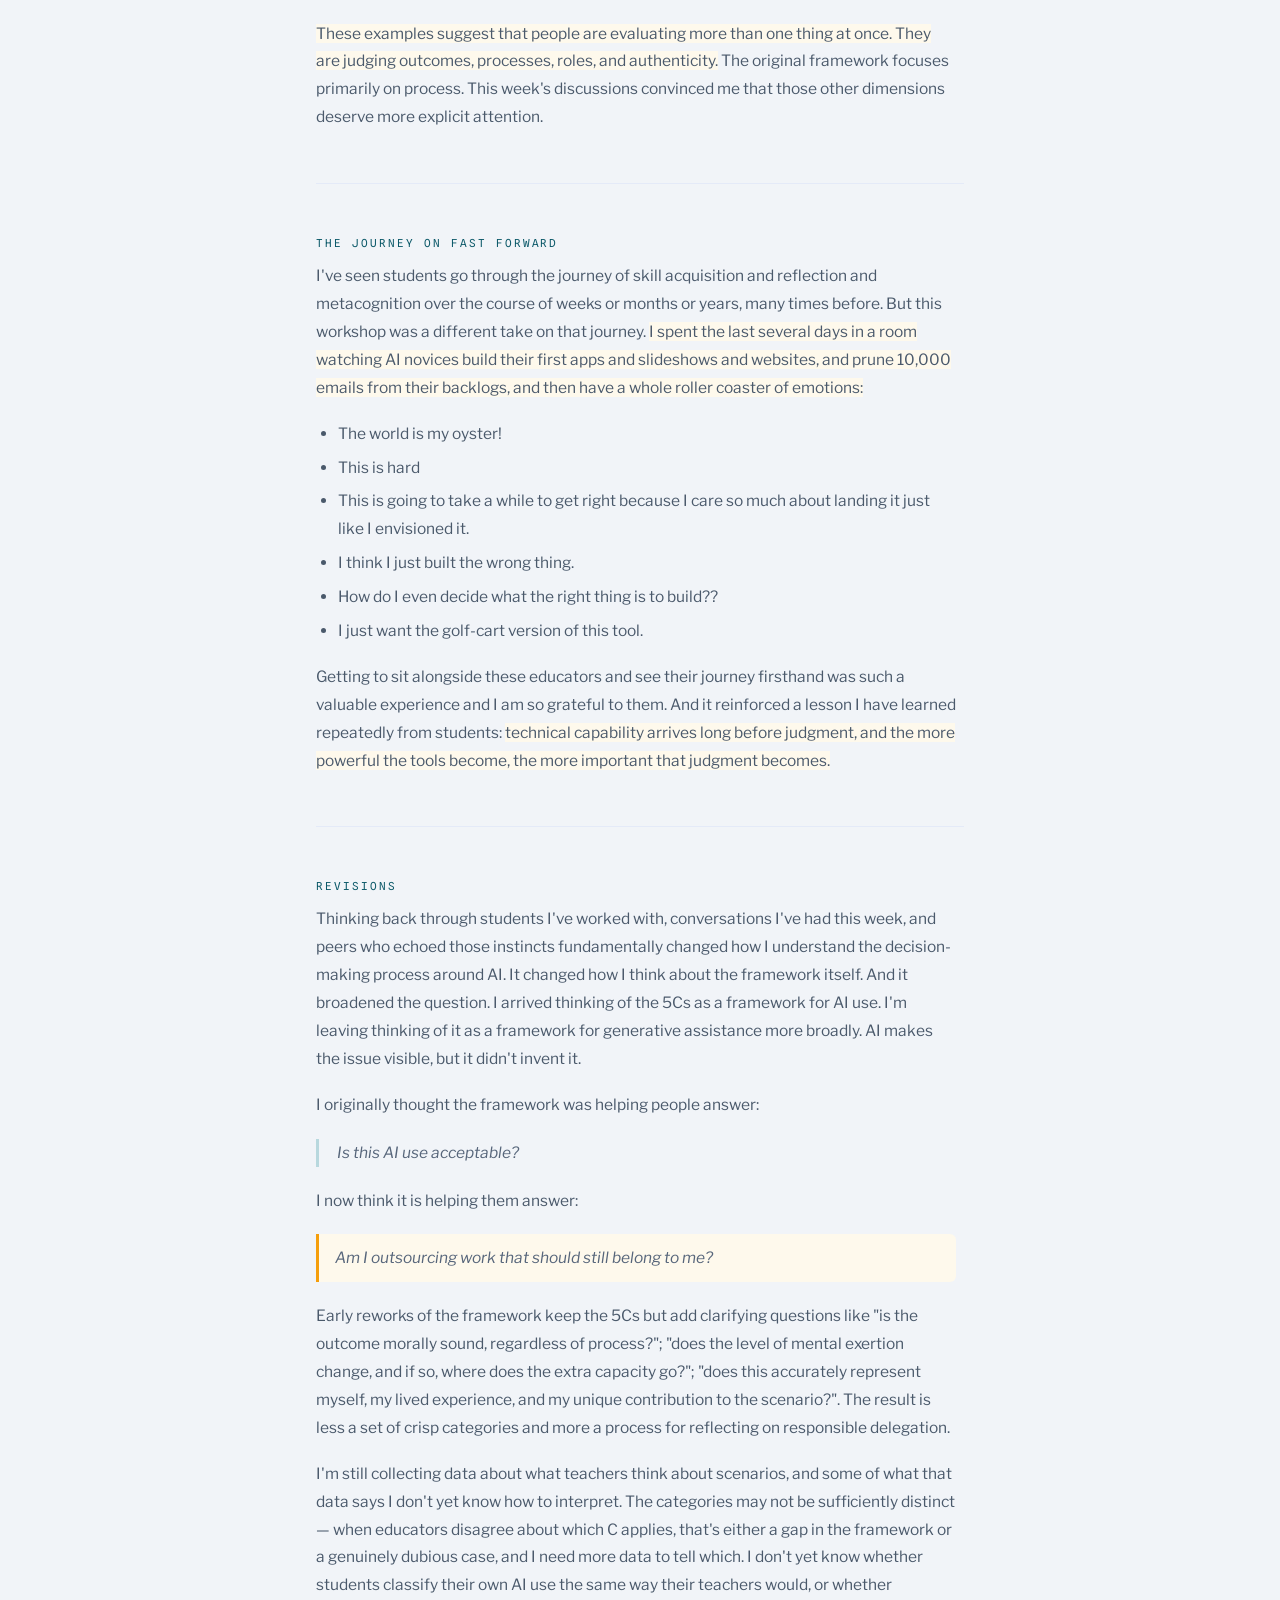
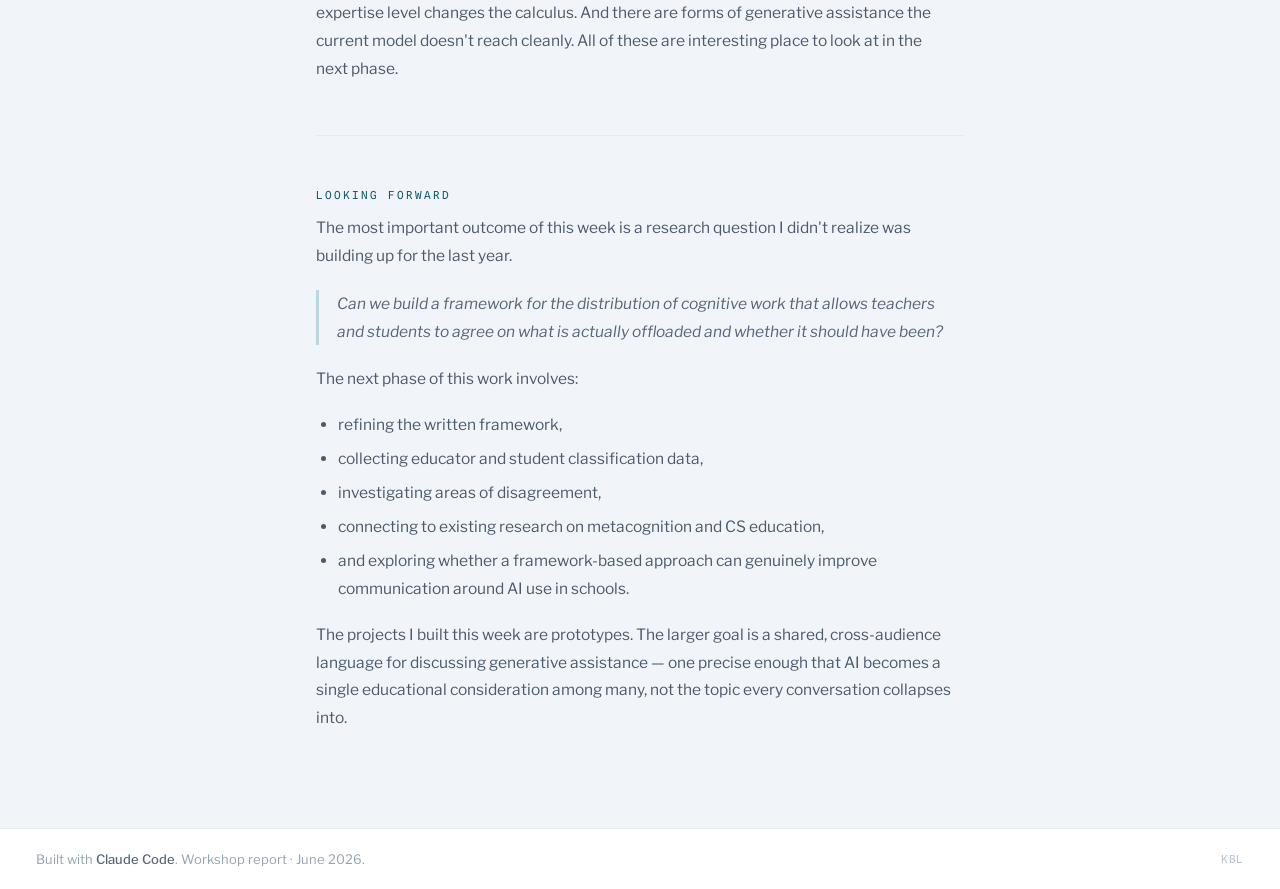
<file: workshop.html>
<!DOCTYPE html>
<html lang="en">
<head>
<meta charset="utf-8">
<meta name="viewport" content="width=device-width, initial-scale=1">
<title>Workshop Report — Katelin Bailey Lewellen</title>
<link rel="preconnect" href="https://fonts.googleapis.com">
<link rel="preconnect" href="https://fonts.gstatic.com" crossorigin>
<link href="https://fonts.googleapis.com/css2?family=Libre+Franklin:wght@300;400;500;600;700;800&family=Spline+Sans+Mono:wght@400;500&display=swap" rel="stylesheet">
<style>
  * { box-sizing: border-box; }
  html, body { margin: 0; min-height: 100vh; }
  body {
    background: #f1f4f8;
    font-family: 'Libre Franklin', system-ui, sans-serif;
    -webkit-font-smoothing: antialiased;
    color: #15202e;
  }
  ::selection { background: #b8d8de; }
  a { color: #0c5969; text-decoration: none; }
  a:hover { text-decoration: underline; }

  /* ── Layout ── */
  .page-header {
    background: #032260;
    border-bottom: 1px solid #021a52;
    padding: 18px 36px;
    display: flex;
    align-items: center;
    justify-content: space-between;
    position: sticky;
    top: 0;
    z-index: 20;
  }
  .page-header span { font-size: 15px; font-weight: 600; color: #548a96; letter-spacing: -0.01em; }
  .page-header a { font-size: 13px; color: #548a96; }

  .body-wrap {
    max-width: 720px;
    margin: 0 auto;
    padding: 64px 36px 96px;
  }

  /* ── Section labels ── */
  .section-label {
    font-family: 'Spline Sans Mono', monospace;
    font-size: 11px;
    letter-spacing: 0.18em;
    text-transform: uppercase;
    color: #0c5969;
    margin-bottom: 12px;
  }

  /* ── Prose ── */
  .prose {
    font-size: 15.5px;
    line-height: 1.8;
    color: #4a596b;
    max-width: 640px;
  }
  .prose p { margin: 0 0 18px; }
  .prose p:last-child { margin-bottom: 0; }
  .prose blockquote {
    margin: 20px 0;
    padding-left: 18px;
    border-left: 3px solid #b8d8de;
    color: #56657a;
    font-style: italic;
  }
  .prose blockquote.hl-amber {
    background: #fef9ec;
    border-left-color: #f59e0b;
    padding: 10px 16px;
    border-radius: 0 6px 6px 0;
  }
  mark.hl-amber {
    background: #fef9ec;
    color: inherit;
  }
  .prose ul {
    margin: 0 0 18px;
    padding-left: 22px;
  }
  .prose li { margin-bottom: 6px; }

  /* ── Tool images ── */
  .tool-layout {
    display: flex;
    gap: 20px;
    align-items: flex-start;
  }
  .tool-layout .tool-desc { flex: 1; margin-bottom: 0; }
  .tool-img-link {
    flex: 0 0 35%;
    display: block;
    border-radius: 10px;
    overflow: hidden;
    border: 1px solid #c0cedc;
  }
  .tool-img-link img {
    width: 100%;
    height: auto;
    display: block;
    transition: opacity .15s ease;
  }
  .tool-img-link:hover img { opacity: 0.88; }
  @media (max-width: 560px) {
    .tool-layout { flex-direction: column; }
    .tool-img-link { flex: none; width: 100%; }
  }

  /* ── Inline TOC ── */
  .inline-toc {
    display: flex;
    align-items: center;
    gap: 0;
    margin: 32px 0 0;
    flex-wrap: wrap;
  }
  .inline-toc a {
    font-family: 'Spline Sans Mono', monospace;
    font-size: 11px;
    letter-spacing: 0.12em;
    text-transform: uppercase;
    color: #548a96;
    text-decoration: none;
    padding: 0 14px 0 0;
  }
  .inline-toc a:first-child { padding-left: 0; }
  .inline-toc a:hover { color: #0c5969; }
  .inline-toc .sep {
    font-family: 'Spline Sans Mono', monospace;
    font-size: 11px;
    color: #c0cedc;
    padding-right: 14px;
    user-select: none;
  }

  /* ── Section divider ── */
  .section-divider {
    border: none;
    border-top: 1px solid #e4eaf8;
    margin: 52px 0;
  }

  /* ── Opener ── */
  .opener-hook {
    font-size: 22px;
    font-weight: 700;
    line-height: 1.35;
    letter-spacing: -0.02em;
    color: #15202e;
    margin: 0 0 28px;
    max-width: 580px;
  }
  .opener-hook em {
    font-style: normal;
    color: #0c5969;
  }

  /* ── Audience pills ── */
  .audience-pill {
    display: inline-block;
    font-family: 'Spline Sans Mono', monospace;
    font-size: 10px;
    letter-spacing: 0.1em;
    text-transform: uppercase;
    padding: 3px 9px;
    border-radius: 20px;
    margin-bottom: 8px;
  }
  .audience-student  { background: #d4f0e2; color: #0a5c39; }
  .audience-teacher  { background: #dce8f8; color: #0e3177; }
  .audience-workshop { background: #f0ead4; color: #5c430a; }

  .tool-name {
    font-size: 20px;
    font-weight: 700;
    letter-spacing: -0.015em;
    color: #15202e;
    margin: 0 0 12px;
  }

  .tool-desc {
    font-size: 14.5px;
    line-height: 1.75;
    color: #4a596b;
  }
  .tool-desc p { margin: 0 0 10px; }
  .tool-desc p:last-child { margin-bottom: 0; }

  /* ── Cards ── */
  .note-card {
    background: #fff;
    border: 1px solid #dce8ea;
    border-radius: 12px;
    padding: 20px 24px;
    margin-bottom: 20px;
    font-size: 14px;
    line-height: 1.7;
    color: #4a596b;
  }
  .note-card .note-label {
    font-family: 'Spline Sans Mono', monospace;
    font-size: 10px;
    letter-spacing: 0.12em;
    text-transform: uppercase;
    color: #93a3b5;
    margin-bottom: 6px;
  }
  .note-card .note-title {
    font-size: 15px;
    font-weight: 600;
    color: #15202e;
    margin-bottom: 6px;
  }

  /* ── Subsection headings within prose ── */
  .prose h3 {
    font-size: 15px;
    font-weight: 700;
    color: #15202e;
    letter-spacing: -0.01em;
    margin: 28px 0 6px;
  }
  .prose h3:first-child { margin-top: 0; }

  /* ── Focus mode ── */
  #focus-toggle {
    position: fixed;
    bottom: 24px;
    right: 24px;
    width: 20px;
    height: 20px;
    border-radius: 50%;
    background: #fef3c7;
    border: 1.5px solid #f59e0b;
    opacity: 0.15;
    cursor: pointer;
    transition: opacity 0.2s;
    z-index: 100;
  }
  #focus-toggle:hover { opacity: 0.7; }
  body.focus-mode #focus-toggle { opacity: 0.5; background: #f59e0b; }

  body.focus-mode .body-wrap,
  body.focus-mode .body-wrap * {
    color: transparent !important;
    border-color: transparent !important;
    background: transparent !important;
    text-decoration-color: transparent !important;
  }
  body.focus-mode mark.hl-amber,
  body.focus-mode mark.hl-amber * {
    color: #4a596b !important;
    background: transparent !important;
  }
  body.focus-mode mark.hl-amber {
    background: #fef9ec !important;
  }
  body.focus-mode blockquote.hl-amber {
    color: #56657a !important;
    background: #fef9ec !important;
    border-left-color: #f59e0b !important;
  }
  body.focus-mode .section-label,
  body.focus-mode .note-card,
  body.focus-mode .inline-toc,
  body.focus-mode .section-divider,
  body.focus-mode .tool-img-link,
  body.focus-mode footer { display: none; }
  body.focus-mode .page-header { opacity: 0.08; pointer-events: none; }

  /* ── Footer ── */
  footer {
    padding: 22px 36px;
    border-top: 1px solid #e4eaf8;
    display: flex;
    align-items: center;
    justify-content: space-between;
    gap: 24px;
    flex-wrap: wrap;
    background: #fff;
    font-size: 13px;
    color: #93a3b5;
  }
  footer p { margin: 0; }

  @media (max-width: 600px) {
    .page-header { padding: 12px 16px; flex-wrap: wrap; gap: 6px; }
    .body-wrap { padding: 36px 18px 72px; }
    .opener-hook { font-size: 18px; }
    .tool-name { font-size: 18px; }
  }
</style>
</head>
<body>

<div class="page-header">
  <span>Workshop Report · Katelin Bailey Lewellen</span>
  <a href="index.html">← Main site</a>
</div>

<div class="body-wrap">

  <!-- ── OPENER ── -->
  <div class="section-label">Building, or Thinking?</div>
  <p class="opener-hook">For me, this workshop started with software: what tools am I already behind on? What do I need to know to keep up with students and expand my own practice? And then it morphed. <mark class="hl-amber">It started with software, and it ended with a question of judgment and responsibility.</mark> All the projects I worked on this week circled back to the same question...</p>

  <div class="prose">
    <blockquote> When generative resources are abundant — AI, but also a classmate, a tutor, online forums, or a teacher — how do students and teachers decide what responsible delegation is?</blockquote>
    <p>I started by learning about a whole host of tools, and practicing with them. This was an interesting place to play in. But somewhere along the way I stopped building things with the AI tools, directly at least, and started doing participant observation and data collection (sorry, not sorry!) <strong>What fascinated me wasn't the individual tools and AI agents. It was watching what happened when people started building, and what their questions revealed about our students' experiences.</strong> </p>
    <p>The prototypes I played with on Monday and Tuesday are the visible artifacts of this week. The unexpected takeaways are the mutation of an existing framework and a research question that developed in the background.</p>
  </div>

  <nav class="inline-toc" aria-label="Jump to section">
    <a href="#before-workshop">Priors</a>
    <span class="sep">·</span>
    <a href="#what-i-built">Prototypes</a>
    <span class="sep">·</span>
    <a href="#what-building-revealed">Insights</a>
    <span class="sep">·</span>
    <a href="#revisions">Future Directions</a>
  </nav>

  <hr class="section-divider">

  <!-- ── PRE-EXISTING CONTEXT ── -->
  <div id="before-workshop" class="section-label">Before the Workshop</div>

  <div class="prose" style="margin-bottom: 28px;">
    <p>I brought a framework with me to the workshop. I built it in the summer and fall of 2025, in response to a student complaint that I thought was a fair critique: <strong>teachers were telling students not to use AI while visibly using it themselves.</strong> I didn't want to be part of that problem. I use AI extensively — at work and at home — but I try to be intentional about it. I thought I was being consistent with my use, but I wasn't quite sure what my instincts were saying, precisely. The framework is an attempt to encode those instincts into something I could share transparently with students, and that they could hold me to in return. Here, the words that were created as a teacher-student contract changes into a shared vocabulary to talk with other teachers about our instincts on AI use.</p>
    <p> <mark class="hl-amber">I came here wanting to see if this framework held up under fire and to get specific counterpoints to its categories. And (spoiler alert!) that didn't happen in the way I expected, but boy, did that happen.</mark> </p>
  </div>

  <div class="note-card">
    <span class="audience-pill audience-workshop">Workshop &amp; Classroom</span>
    <div class="tool-name"><a href="ai_framework.html" class="tool-img-link">AI Framework: The 5Cs Model</a></div>
    <div class="tool-desc">
      <p>The five Cs — Creativity, Core Skills, Clarifying Issues, Correcting Issues, Constructing Plans — classify AI use by cognitive action rather than whether or not AI is allowed. In this system, AI is allowable in everything but reflection, but the manner of use is expected to change based on the C. This framework underlie every other piece from this week.</p>
           
        
      
    </div>
  </div>

  <hr class="section-divider">

  <!-- ── WHAT I BUILT ── -->
  <div id="what-i-built" class="section-label">What I Built</div>

  <div class="prose" style="margin-bottom: 32px;">
    <p>During the workshop I used AI-assisted development to build and iterate on small handful of tools that put the framework to work. All are focused fundamentally around the student experience, but they come from slightly different directions. Each tool below is labeled by its primary audience.</p>
  </div>

  <!-- AI Framework Survey -->
  <div class="note-card">
    <span class="audience-pill audience-workshop">Workshop</span>
    <div class="tool-name">AI Framework Survey</div>
    <div class="tool-layout">
      <div class="tool-desc">
        <p>This pairs with <a href="https://codesagainstacademy.com/" target="_blank" rel="noopener">Codes Against Academy</a> — a pre-existing card deck from Josh Lake in which educators (or students) rank AI use scenarios on a single dimension: how ethical or legal is this? It's a useful question, but it collapses a lot of complexity into one axis.</p>
        <p>The survey (and/or informal conversation) adds a second dimension of identifying the process, naming which of the 5Cs best describes how the AI was used. The result starts to map the space more precisely than "it depends," which is the direction most AI ethics conversations devolve in.</p>
        <p>Collecting data is just that: data. It's not consensus, but it's not meant to be. So far the disagreements have been as interesting as the agreements, and when people are consistently disagreeing on a scenario, that's useful information.</p>
      </div>
      <div style="flex: 0 0 35%; display: flex; flex-direction: column; gap: 18px;">
        <a href="https://codesagainstacademy.com/" target="_blank" rel="noopener" class="tool-img-link" style="flex: none;">
          <img src="thumbnails/cards.png" alt="Codes Against Academy card deck">
        </a>
        <a href="https://forms.office.com/r/vbYTd1AcHa" target="_blank" rel="noopener" class="tool-img-link" style="flex: none;">
          <img src="thumbnails/QRCode%20for%20AI%20Poll.png" alt="QR code — AI Framework Survey">
        </a>
      </div>
    </div>
  </div>
  

  <!-- Landing page -->
  <div class="note-card">
    <span class="audience-pill audience-workshop">Workshop &amp; Classroom</span>
    <div class="tool-name">Landing Page</div>
    <div class="tool-layout">
      <div class="tool-desc">
        <p>I generated a landing page organizing these prototype tools for browsing and giving visitors a single place to find everything. Building and hosting the site was itself part of this week's work. Necessarily, but not fundamentally interesting.</p>
      </div>
      <a href="index.html" class="tool-img-link">
        <img src="thumbnails/landing_page.png" alt="Workshop portal landing page">
      </a>
    </div>
  </div>

  <!-- Framework writeup page -->
  <div class="note-card">
    <span class="audience-pill audience-workshop">Workshop &amp; Classroom</span>
    <div class="tool-name">Framework Writeup</div>
    <div class="tool-layout">
      <div class="tool-desc">
        <p>The 5Cs model has a new, long-form home on the website, containing the motivation for the model as well as student- and teacher-facing guidance for each C. Writing this intentionally in my own voice was an intentional choice to make the model more clear and more shareable. </p><p>As you'll see below, it's already outdated, but consumable in its current form.</p>
      </div>
      <a href="ai_framework.html" class="tool-img-link">
        <img src="thumbnails/ai_framework.png" alt="AI Framework — the 5-Cs published page">
      </a>
    </div>
  </div>

  <!-- 411 Help -->
  <div class="note-card">
    <span class="audience-pill audience-student">Student</span>
    <div class="tool-name">411 Help</div>
    <div class="tool-layout">
      <div class="tool-desc">
        <p>This, pedagogoically the most interesting tool I vibe coded. It is a structured prompt-builder for robotics: pick your role, phase of work, skills, and name your need. The tool helps you compose a prompt (for AI, but also for humans) is clear, responsible, and accountable. It keeps the thinking yours, and leaves a trail with logbook output. Based off of and compatible with the AI framework. <i>Very rough draft.</i></p>
      </div>
      <a href="student_tools/411_help/411_help_v4.html" class="tool-img-link">
        <img src="thumbnails/411_help_student.png" alt="411 Help — multi-step bench UI">
      </a>
    </div>
  </div>

  <!-- AI Use Dashboard -->
  <div class="note-card">
    <span class="audience-pill audience-teacher">Teacher</span>
    <div class="tool-name">AI Use Dashboard</div>
    <div class="tool-layout">
      <div class="tool-desc">
        <p>Immediately after generating the prior tool I realized I wanted a way to work with the audit trails. This is the result. Upload student logbook entries from the 411 help tool (student version) and see a heatmap of days and roles where help was sought, as well as what categories and structures those help requests took. <i>Even rougher draft.</i></p>
      </div>
      <a href="teacher_tools/411_help/411_help_heatmatp_v1.html" class="tool-img-link">
        <img src="thumbnails/411_help_teacher.png" alt="AI Use Dashboard — heatmap by role and day">
      </a>
    </div>
  </div>

  <!-- VEX Test -->
  <div class="note-card">
    <span class="audience-pill audience-student">Student</span>
    <div class="tool-name">VEX Test</div>
    <div class="tool-layout">
      <div class="tool-desc">
        <p>This is the tool that students might find most interesting and frustrating. It takes uploaded exp-python code and provides a timestamped execution log of what the robot will do. From there, it allows students to inject events like sensor triggers and controller inputs, and regenerate the execution log. Preliminary low-fidelity visuals trace a path. This is fundamentally a testing tool for logic verification, not a true simulation or interpreter.<i>Early prototype.</i></p>
      </div>
      <a href="vex_test/index.html" class="tool-img-link">
        <img src="thumbnails/vex_test.png" alt="VEX Test — virtual field canvas and event log">
      </a>
    </div>
  </div>

  <!-- Gate Crashers -->
  <div class="note-card">
    <span class="audience-pill audience-student">Student</span>
    <div class="tool-name">Gate Crashers</div>
    <div class="tool-layout">
      <div class="tool-desc">
        <p>This is one of those very quick - see what vibe-coding can do - prototypes that looks flashy and has very little content or utility under the hood. This is a progressive review game for a logic gates unit, and asks students to debug the output. AI says: "GlitchBot scrambled the digital fortress. Debug broken logic gate circuits before the chaos spreads!" <i>Cute sample, unlikely to be continued.</i></p>
      </div>
      <a href="edu_games/gate_crashers/index.html" class="tool-img-link">
        <img src="thumbnails/gate_crashers.png" alt="Gate Crashers — Level 1 broken gate circuit">
      </a>
    </div>
  </div>

  <hr class="section-divider">

  <!-- ── WHAT BUILDING REVEALED ── -->
  <div id="what-building-revealed" class="section-label">What Building Revealed</div>
  <div class="prose">
    <p>As I built out the above tools, I kept running headfirst into this: <mark class="hl-amber">AI can produce almost any tool, document, or artifact you describe to it, which makes "can I build this?" the wrong question. The more interesting question to consider becomes "<i>should</i> I build this, and if so, <i>why?</i>"</mark> The tool that I'm proudest of from this week isn't technically ambitious. It's pretty basic. But it's a tool that makes student thinking more visible: it finds the cognitive work and places it squarely in front of the student. THat is fundamentally work that worthwhile and contributes to my goal as a teacher. It also augments, but does not replace, the role I hold in the classroom.</p>
    <p>That pairing of considering my role and of exposing cognitive work, so I can intentionally center it, is one that stuck with me.</p>
    <p>One unexpected quirk from the week was that it rapidly shifted from "cool tool" to focus on thinking-about-learning and thinking-about-thinking and building-for-learning-about-thinking. And as that shifted, my own process remained fundamentally analog. While I spent time building AI-assisted prototypes and often had several requests out to AI agents, I also found myself working at a table covered in scenario cards, sticky notes, handwritten diagrams, and random pieces of paper covered in scribbled notes. Many of the best insights came not from prompting a bot, but from sorting and intensely considering examples, sketching relationships, and talking through disagreements with other educators.</p>
    <p>That feels important. I might be uniquely analog, but that desire to pause and reflect the slow, arduous way became more important the more often I was prompting. The more I built, the more I needed to stop and judge that work. And building ability came before judgment. This week, then, reinforced my belief that powerful tools do not eliminate the need for human reflection and judgment. In many ways, they increase the need for that judgment. When we don't have to wait to generate prototypes, the challenge is deciding which of the many possible ideas matter, how they should be used, and what responsibilities come with them.</p>
  </div>

  <hr class="section-divider">

  <!-- ── CASE STUDIES ── -->
  <div id="case-studies" class="section-label">Case Studies</div>
  <div class="prose">
    <p><mark class="hl-amber">Most arguments I've heard about AI in schools aren't really about AI — they're about classification.</mark> Students and teachers often agree that learning matters, and they often agree about the high-level goals such as "AI shouldn't replace the purpose of the assignment". What they don't agree on is a shared language for describing what "replace the purpose of the assignment" means. Purpose for whom? In what role? With what assignment? And what level of challenge and/or accommodation?</p>
    <p>Three examples show why these details matter:</p>
    <ul>
      <li>Asking AI to generate a plan for deploying biological weapons.</li>
      <li>Asking AI to draft a page explaining 2D arrays.</li>
      <li>Asking AI to draft a thank-you note.</li>
    </ul>
    <p>The first produces an unacceptable outcome regardless of role or process. The third may produce excellent prose while still feeling fundamentally wrong because the value of the task lies in authentic expression.</p>

    <p>In some ways, the second is the most interesting: it may be entirely appropriate for a teacher but problematic for a student, depending on the learning goal. As a teacher, it's very likely that I gave AI bullet points and made sure it was an authentic reflection of my knowledge. And drafting a simple note on material is a reasonable use of my capacity, so that I have more energy to bring to my unique contribution (feedback to students, perhaps).  But as a student, that ask is probably not an authentic expression of my knowledge and is almost certainly replacing the intended work of understanding and distilling knowledge. It might still be acceptable if doing so reduced labor on the project to a degree that I could access another core part of the project, but it seems much less likely. </p>

    <p>The strongest reactions came from scenarios I posed to my fellow attendees — scenarios where generative tools appeared to replace what people expected to be a uniquely human contribution: basic decency between humans, an understanding of when laughing isn't good humor, what it means to give a genuine compliment. Those reactions point toward something beyond cognitive work and towards ownership and authenticity.</p>

    <p><mark class="hl-amber">These examples suggest that people are evaluating more than one thing at once. They are judging outcomes, processes, roles, and authenticity.</mark> The original framework focuses primarily on process. This week's discussions convinced me that those other dimensions deserve more explicit attention.</p>
 </div>

  <hr class="section-divider">

  <!-- ── THE JOURNEY ── -->
  <div id="the-journey" class="section-label">The Journey on Fast Forward</div>
  <div class="prose">
    <p>I've seen students go through the journey of skill acquisition and reflection and metacognition over the course of weeks or months or years, many times before. But this workshop was a different take on that journey. <mark class="hl-amber">I spent the last several days in a room watching AI novices build their first apps and slideshows and websites, and prune 10,000 emails from their backlogs, and then have a whole roller coaster of emotions:</mark>
        <ul>
          <li>The world is my oyster!</li>
          <li>This is hard</li>
          <li>This is going to take a while to get right because I care so much about landing it just like I envisioned it.</li>
          <li>I think I just built the wrong thing.</li>
          <li>How do I even decide what the right thing is to build??</li>
          <li>I just want the golf-cart version of this tool.</li>
        </ul>
        Getting to sit alongside these educators and see their journey firsthand was such a valuable experience and I am so grateful to them. And it reinforced a lesson I have learned repeatedly from students: <mark class="hl-amber">technical capability arrives long before judgment, and the more powerful the tools become, the more important that judgment becomes.</mark> </p>

  </div>
  
  <hr class="section-divider">

  <!-- ── OPEN QUESTIONS ── -->
  <div id="revisions" class="section-label">Revisions</div>
  <div class="prose">
    <p>Thinking back through students I've worked with, conversations I've had this week, and peers who echoed those instincts fundamentally changed how I understand the decision-making process around AI. It changed how I think about the framework itself. And it broadened the question. I arrived thinking of the 5Cs as a framework for AI use. I'm leaving thinking of it as a framework for generative assistance more broadly. AI makes the issue visible, but it didn't invent it.</p>
<!--
    <p>The survey work and casual conversations surfaced something I hadn't made explicit: people often evaluate outcomes and processes separately, as they should. A good outcome can be achieved through a problematic process; a reasonable process can be directed toward a problematic outcome. Those aren't the same question, and the framework may need to treat them as distinct.</p>

    <p>Many of the disagreements in the room turned out not to be about AI at all — they were about the responsibilities of students, teachers, mentors, and institutions. The same use of generative assistance can feel appropriate in one role and inappropriate in another, and the framework doesn't yet account for that clearly enough, nor does it account for thorny questions like "what is your unique contribution to the room, as a teacher?".</p>
-->

    <p>I originally thought the framework was helping people answer:</p>
    <blockquote>Is this AI use acceptable?</blockquote>
    <p>I now think it is helping them answer:</p>
    <blockquote class="hl-amber">Am I outsourcing work that should still belong to me?</blockquote>
      <p>Early reworks of the framework keep the 5Cs but add clarifying questions like "is the outcome morally sound, regardless of process?"; "does the level of mental exertion change, and if so, where does the extra capacity go?"; "does this accurately represent myself, my lived experience, and my unique contribution to the scenario?". The result is less a set of crisp categories and more a process for reflecting on responsible delegation.</p>
      <p>I'm still collecting data about what teachers think about scenarios, and some of what that data says I don't yet know how to interpret. The categories may not be sufficiently distinct — when educators disagree about which C applies, that's either a gap in the framework or a genuinely dubious case, and I need more data to tell which. I don't yet know whether students classify their own AI use the same way their teachers would, or whether expertise level changes the calculus. And there are forms of generative assistance the current model doesn't reach cleanly. All of these are interesting place to look at in the next phase.</p>
  </div>

  <hr class="section-divider">

  <!-- ── LOOKING FORWARD ── -->
  <div id="looking-forward" class="section-label">Looking Forward</div>
  <div class="prose">
    <p>The most important outcome of this week is a research question I didn't realize was building up for the last year.</p>
    <blockquote>Can we build a framework for the distribution of cognitive work that allows teachers and students to agree on what is actually offloaded and whether it should have been?</blockquote>
    <p>The next phase of this work involves:</p>
    <ul>
      <li>refining the written framework,</li>
      <li>collecting educator and student classification data,</li>
      <li>investigating areas of disagreement,</li>
      <li>connecting to existing research on metacognition and CS education,</li>
      <li>and exploring whether a framework-based approach can genuinely improve communication around AI use in schools.</li>
    </ul>
    <p>The projects I built this week are prototypes. The larger goal is a shared, cross-audience language for discussing generative assistance — one precise enough that AI becomes a single educational consideration among many, not the topic every conversation collapses into.</p>
  </div>

</div>

<footer>
  <p>Built with <span style="color: #56657a; font-weight: 500;">Claude Code</span>. Workshop report · June 2026.</p>
  <p style="font-family: 'Spline Sans Mono', monospace; font-size: 11px; color: #b5c1cd; letter-spacing: 0.06em;">KBL</p>
</footer>


<button id="focus-toggle" title="Toggle highlights" aria-label="Toggle focus mode"></button>
<script>
  document.getElementById('focus-toggle').addEventListener('click', function() {
    document.body.classList.toggle('focus-mode');
  });
</script>

</body>
</html>
</file>
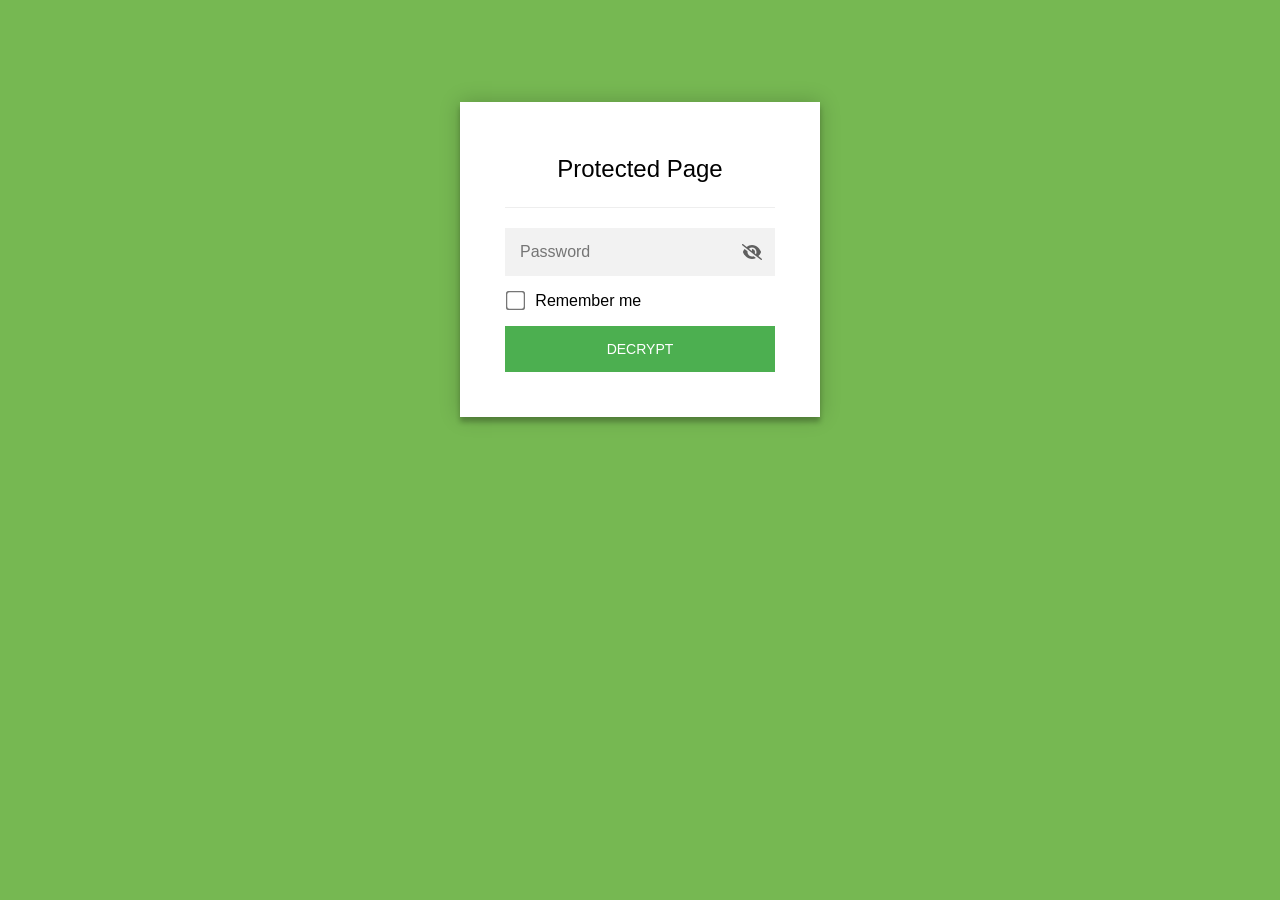
<file: edu_games/gate-crashers/level1.html>
<!DOCTYPE html>
<html class="staticrypt-html">
    <head>
        <meta charset="utf-8" />
        <title>Protected Page</title>
        <meta name="viewport" content="width=device-width, initial-scale=1" />

        <!-- do not cache this page -->
        <meta http-equiv="cache-control" content="max-age=0" />
        <meta http-equiv="cache-control" content="no-cache" />
        <meta http-equiv="expires" content="0" />
        <meta http-equiv="expires" content="Tue, 01 Jan 1980 1:00:00 GMT" />
        <meta http-equiv="pragma" content="no-cache" />

        <style>
            .staticrypt-hr {
                margin-top: 20px;
                margin-bottom: 20px;
                border: 0;
                border-top: 1px solid #eee;
            }

            .staticrypt-page {
                width: 360px;
                padding: 8% 0 0;
                margin: auto;
                box-sizing: border-box;
            }

            .staticrypt-form {
                position: relative;
                z-index: 1;
                background: #ffffff;
                max-width: 360px;
                margin: 0 auto 100px;
                padding: 45px;
                text-align: center;
                box-shadow: 0 0 20px 0 rgba(0, 0, 0, 0.2), 0 5px 5px 0 rgba(0, 0, 0, 0.24);
            }

            .staticrypt-form input[type="password"],
            input[type="text"] {
                background: inherit;
                border: 0;
                box-sizing: border-box; /* This ensures padding is included in the total width */
                font-size: 14px;
                outline: 0;
                padding: 15px 30px 15px 15px; /* Adjust the padding to ensure there is space for the icon */
                width: 100%;
            }

            .staticrypt-password-container {
                position: relative;
                outline: 0;
                background: #f2f2f2;
                width: 100%;
                border: 0;
                margin: 0 0 15px;
                box-sizing: border-box;
            }

            .staticrypt-toggle-password-visibility {
                cursor: pointer;
                height: 20px;
                opacity: 60%;
                padding: 13px;
                position: absolute;
                right: 0;
                top: 50%;
                transform: translateY(-50%);
                width: 20px;
            }

            .staticrypt-form .staticrypt-decrypt-button {
                text-transform: uppercase;
                outline: 0;
                background: #4CAF50;
                width: 100%;
                border: 0;
                padding: 15px;
                color: #ffffff;
                font-size: 14px;
                cursor: pointer;
            }

            .staticrypt-form .staticrypt-decrypt-button:hover,
            .staticrypt-form .staticrypt-decrypt-button:active,
            .staticrypt-form .staticrypt-decrypt-button:focus {
                background: #4CAF50;
                filter: brightness(92%);
            }

            .staticrypt-html {
                height: 100%;
            }

            .staticrypt-body {
                height: 100%;
                margin: 0;
            }

            .staticrypt-content {
                height: 100%;
                margin-bottom: 1em;
                background: #76B852;
                font-family: "Arial", sans-serif;
                -webkit-font-smoothing: antialiased;
                -moz-osx-font-smoothing: grayscale;
            }

            .staticrypt-instructions {
                margin-top: -1em;
                margin-bottom: 1em;
            }

            .staticrypt-title {
                font-size: 1.5em;
            }

            label.staticrypt-remember {
                display: flex;
                align-items: center;
                margin-bottom: 1em;
            }

            .staticrypt-remember input[type="checkbox"] {
                transform: scale(1.5);
                margin-right: 1em;
            }

            .hidden {
                display: none !important;
            }

            .staticrypt-spinner-container {
                height: 100%;
                display: flex;
                align-items: center;
                justify-content: center;
            }

            .staticrypt-spinner {
                display: inline-block;
                width: 2rem;
                height: 2rem;
                vertical-align: text-bottom;
                border: 0.25em solid gray;
                border-right-color: transparent;
                border-radius: 50%;
                -webkit-animation: spinner-border 0.75s linear infinite;
                animation: spinner-border 0.75s linear infinite;
                animation-duration: 0.75s;
                animation-timing-function: linear;
                animation-delay: 0s;
                animation-iteration-count: infinite;
                animation-direction: normal;
                animation-fill-mode: none;
                animation-play-state: running;
                animation-name: spinner-border;
            }

            @keyframes spinner-border {
                100% {
                    transform: rotate(360deg);
                }
            }

            @media screen and (-webkit-min-device-pixel-ratio: 0) {
                .staticrypt-form input[type="password"],
                input[type="text"] {
                    font-size: 16px;
                }
            }
        </style>
    </head>

    <body class="staticrypt-body">
        <div id="staticrypt_loading" class="staticrypt-spinner-container">
            <div class="staticrypt-spinner"></div>
        </div>

        <div id="staticrypt_content" class="staticrypt-content hidden">
            <div class="staticrypt-page">
                <div class="staticrypt-form">
                    <div class="staticrypt-instructions">
                        <p class="staticrypt-title">Protected Page</p>
                        <p></p>
                    </div>

                    <hr class="staticrypt-hr" />

                    <form id="staticrypt-form" action="#" method="post">
                        <div class="staticrypt-password-container">
                            <input
                                id="staticrypt-password"
                                type="password"
                                name="password"
                                placeholder="Password"
                                autofocus
                            />

                            <img
                                class="staticrypt-toggle-password-visibility"
                                alt="Show password"
                                title="Show password"
                                src="[data-uri]"
                            />
                        </div>

                        <label id="staticrypt-remember-label" class="staticrypt-remember hidden">
                            <input id="staticrypt-remember" type="checkbox" name="remember" />
                            Remember me
                        </label>

                        <input type="submit" class="staticrypt-decrypt-button" value="DECRYPT" />
                    </form>
                </div>
            </div>
        </div>

        <script>
            // these variables will be filled when generating the file - the template format is 'variable_name'
            const staticryptInitiator = ((function(){
  const exports = {};
  const cryptoEngine = ((function(){
  const exports = {};
  const { subtle } = crypto;

const IV_BITS = 16 * 8;
const HEX_BITS = 4;
const ENCRYPTION_ALGO = "AES-CBC";

/**
 * Translates between utf8 encoded hexadecimal strings
 * and Uint8Array bytes.
 */
const HexEncoder = {
    /**
     * hex string -> bytes
     * @param {string} hexString
     * @returns {Uint8Array}
     */
    parse: function (hexString) {
        if (hexString.length % 2 !== 0) throw "Invalid hexString";
        const arrayBuffer = new Uint8Array(hexString.length / 2);

        for (let i = 0; i < hexString.length; i += 2) {
            const byteValue = parseInt(hexString.substring(i, i + 2), 16);
            if (isNaN(byteValue)) {
                throw "Invalid hexString";
            }
            arrayBuffer[i / 2] = byteValue;
        }
        return arrayBuffer;
    },

    /**
     * bytes -> hex string
     * @param {Uint8Array} bytes
     * @returns {string}
     */
    stringify: function (bytes) {
        const hexBytes = [];

        for (let i = 0; i < bytes.length; ++i) {
            let byteString = bytes[i].toString(16);
            if (byteString.length < 2) {
                byteString = "0" + byteString;
            }
            hexBytes.push(byteString);
        }
        return hexBytes.join("");
    },
};

/**
 * Translates between utf8 strings and Uint8Array bytes.
 */
const UTF8Encoder = {
    parse: function (str) {
        return new TextEncoder().encode(str);
    },

    stringify: function (bytes) {
        return new TextDecoder().decode(bytes);
    },
};

/**
 * Salt and encrypt a msg with a password.
 */
async function encrypt(msg, hashedPassword) {
    // Must be 16 bytes, unpredictable, and preferably cryptographically random. However, it need not be secret.
    // https://developer.mozilla.org/en-US/docs/Web/API/SubtleCrypto/encrypt#parameters
    const iv = crypto.getRandomValues(new Uint8Array(IV_BITS / 8));

    const key = await subtle.importKey("raw", HexEncoder.parse(hashedPassword), ENCRYPTION_ALGO, false, ["encrypt"]);

    const encrypted = await subtle.encrypt(
        {
            name: ENCRYPTION_ALGO,
            iv: iv,
        },
        key,
        UTF8Encoder.parse(msg)
    );

    // iv will be 32 hex characters, we prepend it to the ciphertext for use in decryption
    return HexEncoder.stringify(iv) + HexEncoder.stringify(new Uint8Array(encrypted));
}
exports.encrypt = encrypt;

/**
 * Decrypt a salted msg using a password.
 *
 * @param {string} encryptedMsg
 * @param {string} hashedPassword
 * @returns {Promise<string>}
 */
async function decrypt(encryptedMsg, hashedPassword) {
    const ivLength = IV_BITS / HEX_BITS;
    const iv = HexEncoder.parse(encryptedMsg.substring(0, ivLength));
    const encrypted = encryptedMsg.substring(ivLength);

    const key = await subtle.importKey("raw", HexEncoder.parse(hashedPassword), ENCRYPTION_ALGO, false, ["decrypt"]);

    const outBuffer = await subtle.decrypt(
        {
            name: ENCRYPTION_ALGO,
            iv: iv,
        },
        key,
        HexEncoder.parse(encrypted)
    );

    return UTF8Encoder.stringify(new Uint8Array(outBuffer));
}
exports.decrypt = decrypt;

/**
 * Salt and hash the password so it can be stored in localStorage without opening a password reuse vulnerability.
 *
 * @param {string} password
 * @param {string} salt
 * @returns {Promise<string>}
 */
async function hashPassword(password, salt) {
    // we hash the password in multiple steps, each adding more iterations. This is because we used to allow less
    // iterations, so for backward compatibility reasons, we need to support going from that to more iterations.
    let hashedPassword = await hashLegacyRound(password, salt);

    hashedPassword = await hashSecondRound(hashedPassword, salt);

    return hashThirdRound(hashedPassword, salt);
}
exports.hashPassword = hashPassword;

/**
 * This hashes the password with 1k iterations. This is a low number, we need this function to support backwards
 * compatibility.
 *
 * @param {string} password
 * @param {string} salt
 * @returns {Promise<string>}
 */
function hashLegacyRound(password, salt) {
    return pbkdf2(password, salt, 1000, "SHA-1");
}
exports.hashLegacyRound = hashLegacyRound;

/**
 * Add a second round of iterations. This is because we used to use 1k, so for backwards compatibility with
 * remember-me/autodecrypt links, we need to support going from that to more iterations.
 *
 * @param hashedPassword
 * @param salt
 * @returns {Promise<string>}
 */
function hashSecondRound(hashedPassword, salt) {
    return pbkdf2(hashedPassword, salt, 14000, "SHA-256");
}
exports.hashSecondRound = hashSecondRound;

/**
 * Add a third round of iterations to bring total number to 600k. This is because we used to use 1k, then 15k, so for
 * backwards compatibility with remember-me/autodecrypt links, we need to support going from that to more iterations.
 *
 * @param hashedPassword
 * @param salt
 * @returns {Promise<string>}
 */
function hashThirdRound(hashedPassword, salt) {
    return pbkdf2(hashedPassword, salt, 585000, "SHA-256");
}
exports.hashThirdRound = hashThirdRound;

/**
 * Salt and hash the password so it can be stored in localStorage without opening a password reuse vulnerability.
 *
 * @param {string} password
 * @param {string} salt
 * @param {int} iterations
 * @param {string} hashAlgorithm
 * @returns {Promise<string>}
 */
async function pbkdf2(password, salt, iterations, hashAlgorithm) {
    const key = await subtle.importKey("raw", UTF8Encoder.parse(password), "PBKDF2", false, ["deriveBits"]);

    const keyBytes = await subtle.deriveBits(
        {
            name: "PBKDF2",
            hash: hashAlgorithm,
            iterations,
            salt: UTF8Encoder.parse(salt),
        },
        key,
        256
    );

    return HexEncoder.stringify(new Uint8Array(keyBytes));
}

function generateRandomSalt() {
    const bytes = crypto.getRandomValues(new Uint8Array(128 / 8));

    return HexEncoder.stringify(new Uint8Array(bytes));
}
exports.generateRandomSalt = generateRandomSalt;

async function signMessage(hashedPassword, message) {
    const key = await subtle.importKey(
        "raw",
        HexEncoder.parse(hashedPassword),
        {
            name: "HMAC",
            hash: "SHA-256",
        },
        false,
        ["sign"]
    );
    const signature = await subtle.sign("HMAC", key, UTF8Encoder.parse(message));

    return HexEncoder.stringify(new Uint8Array(signature));
}
exports.signMessage = signMessage;

function getRandomAlphanum() {
    const possibleCharacters = "abcdefghijklmnopqrstuvwxyzABCDEFGHIJKLMNOPQRSTUVWXYZ0123456789";

    let byteArray;
    let parsedInt;

    // Keep generating new random bytes until we get a value that falls
    // within a range that can be evenly divided by possibleCharacters.length
    do {
        byteArray = crypto.getRandomValues(new Uint8Array(1));
        // extract the lowest byte to get an int from 0 to 255 (probably unnecessary, since we're only generating 1 byte)
        parsedInt = byteArray[0] & 0xff;
    } while (parsedInt >= 256 - (256 % possibleCharacters.length));

    // Take the modulo of the parsed integer to get a random number between 0 and totalLength - 1
    const randomIndex = parsedInt % possibleCharacters.length;

    return possibleCharacters[randomIndex];
}

/**
 * Generate a random string of a given length.
 *
 * @param {int} length
 * @returns {string}
 */
function generateRandomString(length) {
    let randomString = "";

    for (let i = 0; i < length; i++) {
        randomString += getRandomAlphanum();
    }

    return randomString;
}
exports.generateRandomString = generateRandomString;

  return exports;
})());
const codec = ((function(){
  const exports = {};
  /**
 * Initialize the codec with the provided cryptoEngine - this return functions to encode and decode messages.
 *
 * @param cryptoEngine - the engine to use for encryption / decryption
 */
function init(cryptoEngine) {
    const exports = {};

    /**
     * Top-level function for encoding a message.
     * Includes password hashing, encryption, and signing.
     *
     * @param {string} msg
     * @param {string} password
     * @param {string} salt
     *
     * @returns {string} The encoded text
     */
    async function encode(msg, password, salt) {
        const hashedPassword = await cryptoEngine.hashPassword(password, salt);

        const encrypted = await cryptoEngine.encrypt(msg, hashedPassword);

        // we use the hashed password in the HMAC because this is effectively what will be used a password (so we can store
        // it in localStorage safely, we don't use the clear text password)
        const hmac = await cryptoEngine.signMessage(hashedPassword, encrypted);

        return hmac + encrypted;
    }
    exports.encode = encode;

    /**
     * Encode using a password that has already been hashed. This is useful to encode multiple messages in a row, that way
     * we don't need to hash the password multiple times.
     *
     * @param {string} msg
     * @param {string} hashedPassword
     *
     * @returns {string} The encoded text
     */
    async function encodeWithHashedPassword(msg, hashedPassword) {
        const encrypted = await cryptoEngine.encrypt(msg, hashedPassword);

        // we use the hashed password in the HMAC because this is effectively what will be used a password (so we can store
        // it in localStorage safely, we don't use the clear text password)
        const hmac = await cryptoEngine.signMessage(hashedPassword, encrypted);

        return hmac + encrypted;
    }
    exports.encodeWithHashedPassword = encodeWithHashedPassword;

    /**
     * Top-level function for decoding a message.
     * Includes signature check and decryption.
     *
     * @param {string} signedMsg
     * @param {string} hashedPassword
     * @param {string} salt
     * @param {int} backwardCompatibleAttempt
     * @param {string} originalPassword
     *
     * @returns {Object} {success: true, decoded: string} | {success: false, message: string}
     */
    async function decode(signedMsg, hashedPassword, salt, backwardCompatibleAttempt = 0, originalPassword = "") {
        const encryptedHMAC = signedMsg.substring(0, 64);
        const encryptedMsg = signedMsg.substring(64);
        const decryptedHMAC = await cryptoEngine.signMessage(hashedPassword, encryptedMsg);

        if (decryptedHMAC !== encryptedHMAC) {
            // we have been raising the number of iterations in the hashing algorithm multiple times, so to support the old
            // remember-me/autodecrypt links we need to try bringing the old hashes up to speed.
            originalPassword = originalPassword || hashedPassword;
            if (backwardCompatibleAttempt === 0) {
                const updatedHashedPassword = await cryptoEngine.hashThirdRound(originalPassword, salt);

                return decode(signedMsg, updatedHashedPassword, salt, backwardCompatibleAttempt + 1, originalPassword);
            }
            if (backwardCompatibleAttempt === 1) {
                let updatedHashedPassword = await cryptoEngine.hashSecondRound(originalPassword, salt);
                updatedHashedPassword = await cryptoEngine.hashThirdRound(updatedHashedPassword, salt);

                return decode(signedMsg, updatedHashedPassword, salt, backwardCompatibleAttempt + 1, originalPassword);
            }

            return { success: false, message: "Signature mismatch" };
        }

        return {
            success: true,
            decoded: await cryptoEngine.decrypt(encryptedMsg, hashedPassword),
        };
    }
    exports.decode = decode;

    return exports;
}
exports.init = init;

  return exports;
})());
const decode = codec.init(cryptoEngine).decode;

/**
 * Initialize the staticrypt module, that exposes functions callbable by the password_template.
 *
 * @param {{
 *  staticryptEncryptedMsgUniqueVariableName: string,
 *  isRememberEnabled: boolean,
 *  rememberDurationInDays: number,
 *  staticryptSaltUniqueVariableName: string,
 * }} staticryptConfig - object of data that is stored on the password_template at encryption time.
 *
 * @param {{
 *  rememberExpirationKey: string,
 *  rememberPassphraseKey: string,
 *  replaceHtmlCallback: function,
 *  clearLocalStorageCallback: function,
 * }} templateConfig - object of data that can be configured by a custom password_template.
 */
function init(staticryptConfig, templateConfig) {
    const exports = {};

    /**
     * Decrypt our encrypted page, replace the whole HTML.
     *
     * @param {string} hashedPassword
     * @returns {Promise<boolean>}
     */
    async function decryptAndReplaceHtml(hashedPassword) {
        const { staticryptEncryptedMsgUniqueVariableName, staticryptSaltUniqueVariableName } = staticryptConfig;
        const { replaceHtmlCallback } = templateConfig;

        const result = await decode(
            staticryptEncryptedMsgUniqueVariableName,
            hashedPassword,
            staticryptSaltUniqueVariableName
        );
        if (!result.success) {
            return false;
        }
        const plainHTML = result.decoded;

        // if the user configured a callback call it, otherwise just replace the whole HTML
        if (typeof replaceHtmlCallback === "function") {
            replaceHtmlCallback(plainHTML);
        } else {
            document.write(plainHTML);
            document.close();
        }

        return true;
    }

    /**
     * Attempt to decrypt the page and replace the whole HTML.
     *
     * @param {string} password
     * @param {boolean} isRememberChecked
     *
     * @returns {Promise<{isSuccessful: boolean, hashedPassword?: string}>} - we return an object, so that if we want to
     *   expose more information in the future we can do it without breaking the password_template
     */
    async function handleDecryptionOfPage(password, isRememberChecked) {
        const { staticryptSaltUniqueVariableName } = staticryptConfig;

        // decrypt and replace the whole page
        const hashedPassword = await cryptoEngine.hashPassword(password, staticryptSaltUniqueVariableName);
        return handleDecryptionOfPageFromHash(hashedPassword, isRememberChecked);
    }
    exports.handleDecryptionOfPage = handleDecryptionOfPage;

    async function handleDecryptionOfPageFromHash(hashedPassword, isRememberChecked) {
        const { isRememberEnabled, rememberDurationInDays } = staticryptConfig;
        const { rememberExpirationKey, rememberPassphraseKey } = templateConfig;

        const isDecryptionSuccessful = await decryptAndReplaceHtml(hashedPassword);

        if (!isDecryptionSuccessful) {
            return {
                isSuccessful: false,
                hashedPassword,
            };
        }

        // remember the hashedPassword and set its expiration if necessary
        if (isRememberEnabled && isRememberChecked) {
            window.localStorage.setItem(rememberPassphraseKey, hashedPassword);

            // set the expiration if the duration isn't 0 (meaning no expiration)
            if (rememberDurationInDays > 0) {
                window.localStorage.setItem(
                    rememberExpirationKey,
                    (new Date().getTime() + rememberDurationInDays * 24 * 60 * 60 * 1000).toString()
                );
            }
        }

        return {
            isSuccessful: true,
            hashedPassword,
        };
    }
    exports.handleDecryptionOfPageFromHash = handleDecryptionOfPageFromHash;

    /**
     * Clear localstorage from staticrypt related values
     */
    function clearLocalStorage() {
        const { clearLocalStorageCallback, rememberExpirationKey, rememberPassphraseKey } = templateConfig;

        if (typeof clearLocalStorageCallback === "function") {
            clearLocalStorageCallback();
        } else {
            localStorage.removeItem(rememberPassphraseKey);
            localStorage.removeItem(rememberExpirationKey);
        }
    }

    async function handleDecryptOnLoad() {
        let isSuccessful = await decryptOnLoadFromUrl();

        if (!isSuccessful) {
            isSuccessful = await decryptOnLoadFromRememberMe();
        }

        return { isSuccessful };
    }
    exports.handleDecryptOnLoad = handleDecryptOnLoad;

    /**
     * Clear storage if we are logging out
     *
     * @returns {boolean} - whether we logged out
     */
    function logoutIfNeeded() {
        const logoutKey = "staticrypt_logout";

        // handle logout through query param
        const queryParams = new URLSearchParams(window.location.search);
        if (queryParams.has(logoutKey)) {
            clearLocalStorage();
            return true;
        }

        // handle logout through URL fragment
        const hash = window.location.hash.substring(1);
        if (hash.includes(logoutKey)) {
            clearLocalStorage();
            return true;
        }

        return false;
    }

    /**
     * To be called on load: check if we want to try to decrypt and replace the HTML with the decrypted content, and
     * try to do it if needed.
     *
     * @returns {Promise<boolean>} true if we derypted and replaced the whole page, false otherwise
     */
    async function decryptOnLoadFromRememberMe() {
        const { rememberDurationInDays } = staticryptConfig;
        const { rememberExpirationKey, rememberPassphraseKey } = templateConfig;

        // if we are login out, terminate
        if (logoutIfNeeded()) {
            return false;
        }

        // if there is expiration configured, check if we're not beyond the expiration
        if (rememberDurationInDays && rememberDurationInDays > 0) {
            const expiration = localStorage.getItem(rememberExpirationKey),
                isExpired = expiration && new Date().getTime() > parseInt(expiration);

            if (isExpired) {
                clearLocalStorage();
                return false;
            }
        }

        const hashedPassword = localStorage.getItem(rememberPassphraseKey);

        if (hashedPassword) {
            // try to decrypt
            const isDecryptionSuccessful = await decryptAndReplaceHtml(hashedPassword);

            // if the decryption is unsuccessful the password might be wrong - silently clear the saved data and let
            // the user fill the password form again
            if (!isDecryptionSuccessful) {
                clearLocalStorage();
                return false;
            }

            return true;
        }

        return false;
    }

    async function decryptOnLoadFromUrl() {
        const passwordKey = "staticrypt_pwd";
        const rememberMeKey = "remember_me";

        // try to get the password from the query param (for backward compatibility - we now want to avoid this method,
        // since it sends the hashed password to the server which isn't needed)
        const queryParams = new URLSearchParams(window.location.search);
        const hashedPasswordQuery = queryParams.get(passwordKey);
        const rememberMeQuery = queryParams.get(rememberMeKey);

        const urlFragment = window.location.hash.substring(1);
        // get the password from the url fragment
        const hashedPasswordRegexMatch = urlFragment.match(new RegExp(passwordKey + "=([^&]*)"));
        const hashedPasswordFragment = hashedPasswordRegexMatch ? hashedPasswordRegexMatch[1] : null;
        const rememberMeFragment = urlFragment.includes(rememberMeKey);

        const hashedPassword = hashedPasswordFragment || hashedPasswordQuery;
        const rememberMe = rememberMeFragment || rememberMeQuery;

        if (hashedPassword) {
            return handleDecryptionOfPageFromHash(hashedPassword, rememberMe);
        }

        return false;
    }

    return exports;
}
exports.init = init;

  return exports;
})());
            const templateError = "Bad password!",
                templateToggleAltShow = "Show password",
                templateToggleAltHide = "Hide password",
                isRememberEnabled = true,
                staticryptConfig = {"staticryptEncryptedMsgUniqueVariableName":"[base64]","isRememberEnabled":true,"rememberDurationInDays":0,"staticryptSaltUniqueVariableName":"a31b7230dce580a68f5a32a3ba7b8e07"};

            // you can edit these values to customize some of the behavior of StatiCrypt
            const templateConfig = {
                rememberExpirationKey: "staticrypt_expiration",
                rememberPassphraseKey: "staticrypt_passphrase",
                replaceHtmlCallback: null,
                clearLocalStorageCallback: null,
            };

            // init the staticrypt engine
            const staticrypt = staticryptInitiator.init(staticryptConfig, templateConfig);

            // try to automatically decrypt on load if there is a saved password
            window.onload = async function () {
                const { isSuccessful } = await staticrypt.handleDecryptOnLoad();

                // if we didn't decrypt anything on load, show the password prompt. Otherwise the content has already been
                // replaced, no need to do anything
                if (!isSuccessful) {
                    // hide loading screen
                    document.getElementById("staticrypt_loading").classList.add("hidden");
                    document.getElementById("staticrypt_content").classList.remove("hidden");
                    document.getElementById("staticrypt-password").focus();

                    // show the remember me checkbox
                    if (isRememberEnabled) {
                        document.getElementById("staticrypt-remember-label").classList.remove("hidden");
                    }
                }
            };

            // toggle password visibility
            const toggleIcon = document.querySelector(".staticrypt-toggle-password-visibility");
            // these two icons are coming from FontAwesome
            const imgSrcEyeClosed =
                "[data-uri]";
            const imgSrcEyeOpened =
                "[data-uri]";
            toggleIcon.addEventListener("click", function () {
                const passwordInput = document.getElementById("staticrypt-password");
                if (passwordInput.type === "password") {
                    passwordInput.type = "text";
                    toggleIcon.src = imgSrcEyeOpened;
                    toggleIcon.alt = templateToggleAltHide;
                    toggleIcon.title = templateToggleAltHide;
                } else {
                    passwordInput.type = "password";
                    toggleIcon.src = imgSrcEyeClosed;
                    toggleIcon.alt = templateToggleAltShow;
                    toggleIcon.title = templateToggleAltShow;
                }
            });

            // handle password form submission
            document.getElementById("staticrypt-form").addEventListener("submit", async function (e) {
                e.preventDefault();

                const password = document.getElementById("staticrypt-password").value,
                    isRememberChecked = document.getElementById("staticrypt-remember").checked;

                const { isSuccessful } = await staticrypt.handleDecryptionOfPage(password, isRememberChecked);

                if (!isSuccessful) {
                    alert(templateError);
                }
            });
        </script>
    </body>
</html>
</file>
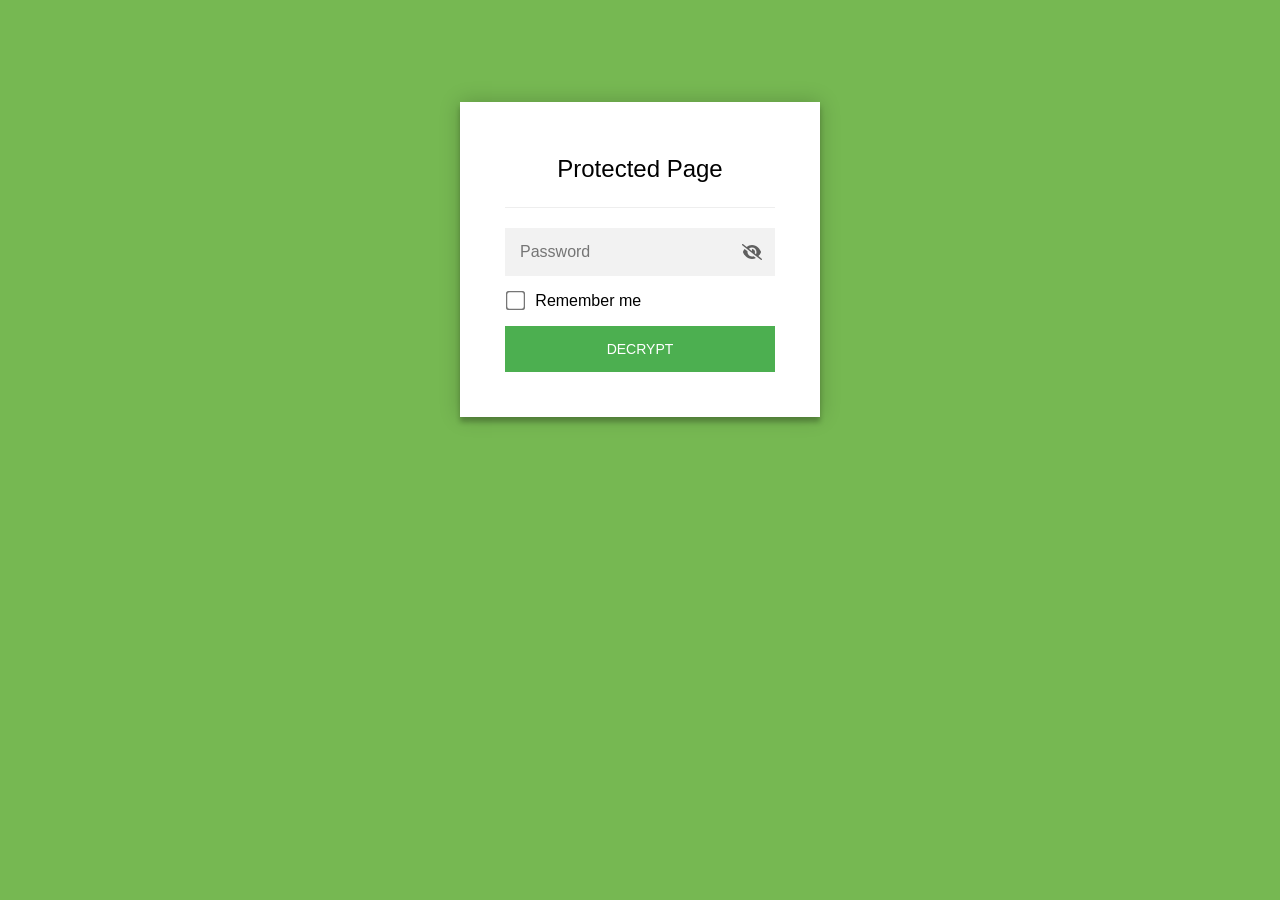
<file: edu_games/gate-crashers/level2.html>
<!DOCTYPE html>
<html class="staticrypt-html">
    <head>
        <meta charset="utf-8" />
        <title>Protected Page</title>
        <meta name="viewport" content="width=device-width, initial-scale=1" />

        <!-- do not cache this page -->
        <meta http-equiv="cache-control" content="max-age=0" />
        <meta http-equiv="cache-control" content="no-cache" />
        <meta http-equiv="expires" content="0" />
        <meta http-equiv="expires" content="Tue, 01 Jan 1980 1:00:00 GMT" />
        <meta http-equiv="pragma" content="no-cache" />

        <style>
            .staticrypt-hr {
                margin-top: 20px;
                margin-bottom: 20px;
                border: 0;
                border-top: 1px solid #eee;
            }

            .staticrypt-page {
                width: 360px;
                padding: 8% 0 0;
                margin: auto;
                box-sizing: border-box;
            }

            .staticrypt-form {
                position: relative;
                z-index: 1;
                background: #ffffff;
                max-width: 360px;
                margin: 0 auto 100px;
                padding: 45px;
                text-align: center;
                box-shadow: 0 0 20px 0 rgba(0, 0, 0, 0.2), 0 5px 5px 0 rgba(0, 0, 0, 0.24);
            }

            .staticrypt-form input[type="password"],
            input[type="text"] {
                background: inherit;
                border: 0;
                box-sizing: border-box; /* This ensures padding is included in the total width */
                font-size: 14px;
                outline: 0;
                padding: 15px 30px 15px 15px; /* Adjust the padding to ensure there is space for the icon */
                width: 100%;
            }

            .staticrypt-password-container {
                position: relative;
                outline: 0;
                background: #f2f2f2;
                width: 100%;
                border: 0;
                margin: 0 0 15px;
                box-sizing: border-box;
            }

            .staticrypt-toggle-password-visibility {
                cursor: pointer;
                height: 20px;
                opacity: 60%;
                padding: 13px;
                position: absolute;
                right: 0;
                top: 50%;
                transform: translateY(-50%);
                width: 20px;
            }

            .staticrypt-form .staticrypt-decrypt-button {
                text-transform: uppercase;
                outline: 0;
                background: #4CAF50;
                width: 100%;
                border: 0;
                padding: 15px;
                color: #ffffff;
                font-size: 14px;
                cursor: pointer;
            }

            .staticrypt-form .staticrypt-decrypt-button:hover,
            .staticrypt-form .staticrypt-decrypt-button:active,
            .staticrypt-form .staticrypt-decrypt-button:focus {
                background: #4CAF50;
                filter: brightness(92%);
            }

            .staticrypt-html {
                height: 100%;
            }

            .staticrypt-body {
                height: 100%;
                margin: 0;
            }

            .staticrypt-content {
                height: 100%;
                margin-bottom: 1em;
                background: #76B852;
                font-family: "Arial", sans-serif;
                -webkit-font-smoothing: antialiased;
                -moz-osx-font-smoothing: grayscale;
            }

            .staticrypt-instructions {
                margin-top: -1em;
                margin-bottom: 1em;
            }

            .staticrypt-title {
                font-size: 1.5em;
            }

            label.staticrypt-remember {
                display: flex;
                align-items: center;
                margin-bottom: 1em;
            }

            .staticrypt-remember input[type="checkbox"] {
                transform: scale(1.5);
                margin-right: 1em;
            }

            .hidden {
                display: none !important;
            }

            .staticrypt-spinner-container {
                height: 100%;
                display: flex;
                align-items: center;
                justify-content: center;
            }

            .staticrypt-spinner {
                display: inline-block;
                width: 2rem;
                height: 2rem;
                vertical-align: text-bottom;
                border: 0.25em solid gray;
                border-right-color: transparent;
                border-radius: 50%;
                -webkit-animation: spinner-border 0.75s linear infinite;
                animation: spinner-border 0.75s linear infinite;
                animation-duration: 0.75s;
                animation-timing-function: linear;
                animation-delay: 0s;
                animation-iteration-count: infinite;
                animation-direction: normal;
                animation-fill-mode: none;
                animation-play-state: running;
                animation-name: spinner-border;
            }

            @keyframes spinner-border {
                100% {
                    transform: rotate(360deg);
                }
            }

            @media screen and (-webkit-min-device-pixel-ratio: 0) {
                .staticrypt-form input[type="password"],
                input[type="text"] {
                    font-size: 16px;
                }
            }
        </style>
    </head>

    <body class="staticrypt-body">
        <div id="staticrypt_loading" class="staticrypt-spinner-container">
            <div class="staticrypt-spinner"></div>
        </div>

        <div id="staticrypt_content" class="staticrypt-content hidden">
            <div class="staticrypt-page">
                <div class="staticrypt-form">
                    <div class="staticrypt-instructions">
                        <p class="staticrypt-title">Protected Page</p>
                        <p></p>
                    </div>

                    <hr class="staticrypt-hr" />

                    <form id="staticrypt-form" action="#" method="post">
                        <div class="staticrypt-password-container">
                            <input
                                id="staticrypt-password"
                                type="password"
                                name="password"
                                placeholder="Password"
                                autofocus
                            />

                            <img
                                class="staticrypt-toggle-password-visibility"
                                alt="Show password"
                                title="Show password"
                                src="[data-uri]"
                            />
                        </div>

                        <label id="staticrypt-remember-label" class="staticrypt-remember hidden">
                            <input id="staticrypt-remember" type="checkbox" name="remember" />
                            Remember me
                        </label>

                        <input type="submit" class="staticrypt-decrypt-button" value="DECRYPT" />
                    </form>
                </div>
            </div>
        </div>

        <script>
            // these variables will be filled when generating the file - the template format is 'variable_name'
            const staticryptInitiator = ((function(){
  const exports = {};
  const cryptoEngine = ((function(){
  const exports = {};
  const { subtle } = crypto;

const IV_BITS = 16 * 8;
const HEX_BITS = 4;
const ENCRYPTION_ALGO = "AES-CBC";

/**
 * Translates between utf8 encoded hexadecimal strings
 * and Uint8Array bytes.
 */
const HexEncoder = {
    /**
     * hex string -> bytes
     * @param {string} hexString
     * @returns {Uint8Array}
     */
    parse: function (hexString) {
        if (hexString.length % 2 !== 0) throw "Invalid hexString";
        const arrayBuffer = new Uint8Array(hexString.length / 2);

        for (let i = 0; i < hexString.length; i += 2) {
            const byteValue = parseInt(hexString.substring(i, i + 2), 16);
            if (isNaN(byteValue)) {
                throw "Invalid hexString";
            }
            arrayBuffer[i / 2] = byteValue;
        }
        return arrayBuffer;
    },

    /**
     * bytes -> hex string
     * @param {Uint8Array} bytes
     * @returns {string}
     */
    stringify: function (bytes) {
        const hexBytes = [];

        for (let i = 0; i < bytes.length; ++i) {
            let byteString = bytes[i].toString(16);
            if (byteString.length < 2) {
                byteString = "0" + byteString;
            }
            hexBytes.push(byteString);
        }
        return hexBytes.join("");
    },
};

/**
 * Translates between utf8 strings and Uint8Array bytes.
 */
const UTF8Encoder = {
    parse: function (str) {
        return new TextEncoder().encode(str);
    },

    stringify: function (bytes) {
        return new TextDecoder().decode(bytes);
    },
};

/**
 * Salt and encrypt a msg with a password.
 */
async function encrypt(msg, hashedPassword) {
    // Must be 16 bytes, unpredictable, and preferably cryptographically random. However, it need not be secret.
    // https://developer.mozilla.org/en-US/docs/Web/API/SubtleCrypto/encrypt#parameters
    const iv = crypto.getRandomValues(new Uint8Array(IV_BITS / 8));

    const key = await subtle.importKey("raw", HexEncoder.parse(hashedPassword), ENCRYPTION_ALGO, false, ["encrypt"]);

    const encrypted = await subtle.encrypt(
        {
            name: ENCRYPTION_ALGO,
            iv: iv,
        },
        key,
        UTF8Encoder.parse(msg)
    );

    // iv will be 32 hex characters, we prepend it to the ciphertext for use in decryption
    return HexEncoder.stringify(iv) + HexEncoder.stringify(new Uint8Array(encrypted));
}
exports.encrypt = encrypt;

/**
 * Decrypt a salted msg using a password.
 *
 * @param {string} encryptedMsg
 * @param {string} hashedPassword
 * @returns {Promise<string>}
 */
async function decrypt(encryptedMsg, hashedPassword) {
    const ivLength = IV_BITS / HEX_BITS;
    const iv = HexEncoder.parse(encryptedMsg.substring(0, ivLength));
    const encrypted = encryptedMsg.substring(ivLength);

    const key = await subtle.importKey("raw", HexEncoder.parse(hashedPassword), ENCRYPTION_ALGO, false, ["decrypt"]);

    const outBuffer = await subtle.decrypt(
        {
            name: ENCRYPTION_ALGO,
            iv: iv,
        },
        key,
        HexEncoder.parse(encrypted)
    );

    return UTF8Encoder.stringify(new Uint8Array(outBuffer));
}
exports.decrypt = decrypt;

/**
 * Salt and hash the password so it can be stored in localStorage without opening a password reuse vulnerability.
 *
 * @param {string} password
 * @param {string} salt
 * @returns {Promise<string>}
 */
async function hashPassword(password, salt) {
    // we hash the password in multiple steps, each adding more iterations. This is because we used to allow less
    // iterations, so for backward compatibility reasons, we need to support going from that to more iterations.
    let hashedPassword = await hashLegacyRound(password, salt);

    hashedPassword = await hashSecondRound(hashedPassword, salt);

    return hashThirdRound(hashedPassword, salt);
}
exports.hashPassword = hashPassword;

/**
 * This hashes the password with 1k iterations. This is a low number, we need this function to support backwards
 * compatibility.
 *
 * @param {string} password
 * @param {string} salt
 * @returns {Promise<string>}
 */
function hashLegacyRound(password, salt) {
    return pbkdf2(password, salt, 1000, "SHA-1");
}
exports.hashLegacyRound = hashLegacyRound;

/**
 * Add a second round of iterations. This is because we used to use 1k, so for backwards compatibility with
 * remember-me/autodecrypt links, we need to support going from that to more iterations.
 *
 * @param hashedPassword
 * @param salt
 * @returns {Promise<string>}
 */
function hashSecondRound(hashedPassword, salt) {
    return pbkdf2(hashedPassword, salt, 14000, "SHA-256");
}
exports.hashSecondRound = hashSecondRound;

/**
 * Add a third round of iterations to bring total number to 600k. This is because we used to use 1k, then 15k, so for
 * backwards compatibility with remember-me/autodecrypt links, we need to support going from that to more iterations.
 *
 * @param hashedPassword
 * @param salt
 * @returns {Promise<string>}
 */
function hashThirdRound(hashedPassword, salt) {
    return pbkdf2(hashedPassword, salt, 585000, "SHA-256");
}
exports.hashThirdRound = hashThirdRound;

/**
 * Salt and hash the password so it can be stored in localStorage without opening a password reuse vulnerability.
 *
 * @param {string} password
 * @param {string} salt
 * @param {int} iterations
 * @param {string} hashAlgorithm
 * @returns {Promise<string>}
 */
async function pbkdf2(password, salt, iterations, hashAlgorithm) {
    const key = await subtle.importKey("raw", UTF8Encoder.parse(password), "PBKDF2", false, ["deriveBits"]);

    const keyBytes = await subtle.deriveBits(
        {
            name: "PBKDF2",
            hash: hashAlgorithm,
            iterations,
            salt: UTF8Encoder.parse(salt),
        },
        key,
        256
    );

    return HexEncoder.stringify(new Uint8Array(keyBytes));
}

function generateRandomSalt() {
    const bytes = crypto.getRandomValues(new Uint8Array(128 / 8));

    return HexEncoder.stringify(new Uint8Array(bytes));
}
exports.generateRandomSalt = generateRandomSalt;

async function signMessage(hashedPassword, message) {
    const key = await subtle.importKey(
        "raw",
        HexEncoder.parse(hashedPassword),
        {
            name: "HMAC",
            hash: "SHA-256",
        },
        false,
        ["sign"]
    );
    const signature = await subtle.sign("HMAC", key, UTF8Encoder.parse(message));

    return HexEncoder.stringify(new Uint8Array(signature));
}
exports.signMessage = signMessage;

function getRandomAlphanum() {
    const possibleCharacters = "abcdefghijklmnopqrstuvwxyzABCDEFGHIJKLMNOPQRSTUVWXYZ0123456789";

    let byteArray;
    let parsedInt;

    // Keep generating new random bytes until we get a value that falls
    // within a range that can be evenly divided by possibleCharacters.length
    do {
        byteArray = crypto.getRandomValues(new Uint8Array(1));
        // extract the lowest byte to get an int from 0 to 255 (probably unnecessary, since we're only generating 1 byte)
        parsedInt = byteArray[0] & 0xff;
    } while (parsedInt >= 256 - (256 % possibleCharacters.length));

    // Take the modulo of the parsed integer to get a random number between 0 and totalLength - 1
    const randomIndex = parsedInt % possibleCharacters.length;

    return possibleCharacters[randomIndex];
}

/**
 * Generate a random string of a given length.
 *
 * @param {int} length
 * @returns {string}
 */
function generateRandomString(length) {
    let randomString = "";

    for (let i = 0; i < length; i++) {
        randomString += getRandomAlphanum();
    }

    return randomString;
}
exports.generateRandomString = generateRandomString;

  return exports;
})());
const codec = ((function(){
  const exports = {};
  /**
 * Initialize the codec with the provided cryptoEngine - this return functions to encode and decode messages.
 *
 * @param cryptoEngine - the engine to use for encryption / decryption
 */
function init(cryptoEngine) {
    const exports = {};

    /**
     * Top-level function for encoding a message.
     * Includes password hashing, encryption, and signing.
     *
     * @param {string} msg
     * @param {string} password
     * @param {string} salt
     *
     * @returns {string} The encoded text
     */
    async function encode(msg, password, salt) {
        const hashedPassword = await cryptoEngine.hashPassword(password, salt);

        const encrypted = await cryptoEngine.encrypt(msg, hashedPassword);

        // we use the hashed password in the HMAC because this is effectively what will be used a password (so we can store
        // it in localStorage safely, we don't use the clear text password)
        const hmac = await cryptoEngine.signMessage(hashedPassword, encrypted);

        return hmac + encrypted;
    }
    exports.encode = encode;

    /**
     * Encode using a password that has already been hashed. This is useful to encode multiple messages in a row, that way
     * we don't need to hash the password multiple times.
     *
     * @param {string} msg
     * @param {string} hashedPassword
     *
     * @returns {string} The encoded text
     */
    async function encodeWithHashedPassword(msg, hashedPassword) {
        const encrypted = await cryptoEngine.encrypt(msg, hashedPassword);

        // we use the hashed password in the HMAC because this is effectively what will be used a password (so we can store
        // it in localStorage safely, we don't use the clear text password)
        const hmac = await cryptoEngine.signMessage(hashedPassword, encrypted);

        return hmac + encrypted;
    }
    exports.encodeWithHashedPassword = encodeWithHashedPassword;

    /**
     * Top-level function for decoding a message.
     * Includes signature check and decryption.
     *
     * @param {string} signedMsg
     * @param {string} hashedPassword
     * @param {string} salt
     * @param {int} backwardCompatibleAttempt
     * @param {string} originalPassword
     *
     * @returns {Object} {success: true, decoded: string} | {success: false, message: string}
     */
    async function decode(signedMsg, hashedPassword, salt, backwardCompatibleAttempt = 0, originalPassword = "") {
        const encryptedHMAC = signedMsg.substring(0, 64);
        const encryptedMsg = signedMsg.substring(64);
        const decryptedHMAC = await cryptoEngine.signMessage(hashedPassword, encryptedMsg);

        if (decryptedHMAC !== encryptedHMAC) {
            // we have been raising the number of iterations in the hashing algorithm multiple times, so to support the old
            // remember-me/autodecrypt links we need to try bringing the old hashes up to speed.
            originalPassword = originalPassword || hashedPassword;
            if (backwardCompatibleAttempt === 0) {
                const updatedHashedPassword = await cryptoEngine.hashThirdRound(originalPassword, salt);

                return decode(signedMsg, updatedHashedPassword, salt, backwardCompatibleAttempt + 1, originalPassword);
            }
            if (backwardCompatibleAttempt === 1) {
                let updatedHashedPassword = await cryptoEngine.hashSecondRound(originalPassword, salt);
                updatedHashedPassword = await cryptoEngine.hashThirdRound(updatedHashedPassword, salt);

                return decode(signedMsg, updatedHashedPassword, salt, backwardCompatibleAttempt + 1, originalPassword);
            }

            return { success: false, message: "Signature mismatch" };
        }

        return {
            success: true,
            decoded: await cryptoEngine.decrypt(encryptedMsg, hashedPassword),
        };
    }
    exports.decode = decode;

    return exports;
}
exports.init = init;

  return exports;
})());
const decode = codec.init(cryptoEngine).decode;

/**
 * Initialize the staticrypt module, that exposes functions callbable by the password_template.
 *
 * @param {{
 *  staticryptEncryptedMsgUniqueVariableName: string,
 *  isRememberEnabled: boolean,
 *  rememberDurationInDays: number,
 *  staticryptSaltUniqueVariableName: string,
 * }} staticryptConfig - object of data that is stored on the password_template at encryption time.
 *
 * @param {{
 *  rememberExpirationKey: string,
 *  rememberPassphraseKey: string,
 *  replaceHtmlCallback: function,
 *  clearLocalStorageCallback: function,
 * }} templateConfig - object of data that can be configured by a custom password_template.
 */
function init(staticryptConfig, templateConfig) {
    const exports = {};

    /**
     * Decrypt our encrypted page, replace the whole HTML.
     *
     * @param {string} hashedPassword
     * @returns {Promise<boolean>}
     */
    async function decryptAndReplaceHtml(hashedPassword) {
        const { staticryptEncryptedMsgUniqueVariableName, staticryptSaltUniqueVariableName } = staticryptConfig;
        const { replaceHtmlCallback } = templateConfig;

        const result = await decode(
            staticryptEncryptedMsgUniqueVariableName,
            hashedPassword,
            staticryptSaltUniqueVariableName
        );
        if (!result.success) {
            return false;
        }
        const plainHTML = result.decoded;

        // if the user configured a callback call it, otherwise just replace the whole HTML
        if (typeof replaceHtmlCallback === "function") {
            replaceHtmlCallback(plainHTML);
        } else {
            document.write(plainHTML);
            document.close();
        }

        return true;
    }

    /**
     * Attempt to decrypt the page and replace the whole HTML.
     *
     * @param {string} password
     * @param {boolean} isRememberChecked
     *
     * @returns {Promise<{isSuccessful: boolean, hashedPassword?: string}>} - we return an object, so that if we want to
     *   expose more information in the future we can do it without breaking the password_template
     */
    async function handleDecryptionOfPage(password, isRememberChecked) {
        const { staticryptSaltUniqueVariableName } = staticryptConfig;

        // decrypt and replace the whole page
        const hashedPassword = await cryptoEngine.hashPassword(password, staticryptSaltUniqueVariableName);
        return handleDecryptionOfPageFromHash(hashedPassword, isRememberChecked);
    }
    exports.handleDecryptionOfPage = handleDecryptionOfPage;

    async function handleDecryptionOfPageFromHash(hashedPassword, isRememberChecked) {
        const { isRememberEnabled, rememberDurationInDays } = staticryptConfig;
        const { rememberExpirationKey, rememberPassphraseKey } = templateConfig;

        const isDecryptionSuccessful = await decryptAndReplaceHtml(hashedPassword);

        if (!isDecryptionSuccessful) {
            return {
                isSuccessful: false,
                hashedPassword,
            };
        }

        // remember the hashedPassword and set its expiration if necessary
        if (isRememberEnabled && isRememberChecked) {
            window.localStorage.setItem(rememberPassphraseKey, hashedPassword);

            // set the expiration if the duration isn't 0 (meaning no expiration)
            if (rememberDurationInDays > 0) {
                window.localStorage.setItem(
                    rememberExpirationKey,
                    (new Date().getTime() + rememberDurationInDays * 24 * 60 * 60 * 1000).toString()
                );
            }
        }

        return {
            isSuccessful: true,
            hashedPassword,
        };
    }
    exports.handleDecryptionOfPageFromHash = handleDecryptionOfPageFromHash;

    /**
     * Clear localstorage from staticrypt related values
     */
    function clearLocalStorage() {
        const { clearLocalStorageCallback, rememberExpirationKey, rememberPassphraseKey } = templateConfig;

        if (typeof clearLocalStorageCallback === "function") {
            clearLocalStorageCallback();
        } else {
            localStorage.removeItem(rememberPassphraseKey);
            localStorage.removeItem(rememberExpirationKey);
        }
    }

    async function handleDecryptOnLoad() {
        let isSuccessful = await decryptOnLoadFromUrl();

        if (!isSuccessful) {
            isSuccessful = await decryptOnLoadFromRememberMe();
        }

        return { isSuccessful };
    }
    exports.handleDecryptOnLoad = handleDecryptOnLoad;

    /**
     * Clear storage if we are logging out
     *
     * @returns {boolean} - whether we logged out
     */
    function logoutIfNeeded() {
        const logoutKey = "staticrypt_logout";

        // handle logout through query param
        const queryParams = new URLSearchParams(window.location.search);
        if (queryParams.has(logoutKey)) {
            clearLocalStorage();
            return true;
        }

        // handle logout through URL fragment
        const hash = window.location.hash.substring(1);
        if (hash.includes(logoutKey)) {
            clearLocalStorage();
            return true;
        }

        return false;
    }

    /**
     * To be called on load: check if we want to try to decrypt and replace the HTML with the decrypted content, and
     * try to do it if needed.
     *
     * @returns {Promise<boolean>} true if we derypted and replaced the whole page, false otherwise
     */
    async function decryptOnLoadFromRememberMe() {
        const { rememberDurationInDays } = staticryptConfig;
        const { rememberExpirationKey, rememberPassphraseKey } = templateConfig;

        // if we are login out, terminate
        if (logoutIfNeeded()) {
            return false;
        }

        // if there is expiration configured, check if we're not beyond the expiration
        if (rememberDurationInDays && rememberDurationInDays > 0) {
            const expiration = localStorage.getItem(rememberExpirationKey),
                isExpired = expiration && new Date().getTime() > parseInt(expiration);

            if (isExpired) {
                clearLocalStorage();
                return false;
            }
        }

        const hashedPassword = localStorage.getItem(rememberPassphraseKey);

        if (hashedPassword) {
            // try to decrypt
            const isDecryptionSuccessful = await decryptAndReplaceHtml(hashedPassword);

            // if the decryption is unsuccessful the password might be wrong - silently clear the saved data and let
            // the user fill the password form again
            if (!isDecryptionSuccessful) {
                clearLocalStorage();
                return false;
            }

            return true;
        }

        return false;
    }

    async function decryptOnLoadFromUrl() {
        const passwordKey = "staticrypt_pwd";
        const rememberMeKey = "remember_me";

        // try to get the password from the query param (for backward compatibility - we now want to avoid this method,
        // since it sends the hashed password to the server which isn't needed)
        const queryParams = new URLSearchParams(window.location.search);
        const hashedPasswordQuery = queryParams.get(passwordKey);
        const rememberMeQuery = queryParams.get(rememberMeKey);

        const urlFragment = window.location.hash.substring(1);
        // get the password from the url fragment
        const hashedPasswordRegexMatch = urlFragment.match(new RegExp(passwordKey + "=([^&]*)"));
        const hashedPasswordFragment = hashedPasswordRegexMatch ? hashedPasswordRegexMatch[1] : null;
        const rememberMeFragment = urlFragment.includes(rememberMeKey);

        const hashedPassword = hashedPasswordFragment || hashedPasswordQuery;
        const rememberMe = rememberMeFragment || rememberMeQuery;

        if (hashedPassword) {
            return handleDecryptionOfPageFromHash(hashedPassword, rememberMe);
        }

        return false;
    }

    return exports;
}
exports.init = init;

  return exports;
})());
            const templateError = "Bad password!",
                templateToggleAltShow = "Show password",
                templateToggleAltHide = "Hide password",
                isRememberEnabled = true,
                staticryptConfig = {"staticryptEncryptedMsgUniqueVariableName":"[base64]","isRememberEnabled":true,"rememberDurationInDays":0,"staticryptSaltUniqueVariableName":"a31b7230dce580a68f5a32a3ba7b8e07"};

            // you can edit these values to customize some of the behavior of StatiCrypt
            const templateConfig = {
                rememberExpirationKey: "staticrypt_expiration",
                rememberPassphraseKey: "staticrypt_passphrase",
                replaceHtmlCallback: null,
                clearLocalStorageCallback: null,
            };

            // init the staticrypt engine
            const staticrypt = staticryptInitiator.init(staticryptConfig, templateConfig);

            // try to automatically decrypt on load if there is a saved password
            window.onload = async function () {
                const { isSuccessful } = await staticrypt.handleDecryptOnLoad();

                // if we didn't decrypt anything on load, show the password prompt. Otherwise the content has already been
                // replaced, no need to do anything
                if (!isSuccessful) {
                    // hide loading screen
                    document.getElementById("staticrypt_loading").classList.add("hidden");
                    document.getElementById("staticrypt_content").classList.remove("hidden");
                    document.getElementById("staticrypt-password").focus();

                    // show the remember me checkbox
                    if (isRememberEnabled) {
                        document.getElementById("staticrypt-remember-label").classList.remove("hidden");
                    }
                }
            };

            // toggle password visibility
            const toggleIcon = document.querySelector(".staticrypt-toggle-password-visibility");
            // these two icons are coming from FontAwesome
            const imgSrcEyeClosed =
                "[data-uri]";
            const imgSrcEyeOpened =
                "[data-uri]";
            toggleIcon.addEventListener("click", function () {
                const passwordInput = document.getElementById("staticrypt-password");
                if (passwordInput.type === "password") {
                    passwordInput.type = "text";
                    toggleIcon.src = imgSrcEyeOpened;
                    toggleIcon.alt = templateToggleAltHide;
                    toggleIcon.title = templateToggleAltHide;
                } else {
                    passwordInput.type = "password";
                    toggleIcon.src = imgSrcEyeClosed;
                    toggleIcon.alt = templateToggleAltShow;
                    toggleIcon.title = templateToggleAltShow;
                }
            });

            // handle password form submission
            document.getElementById("staticrypt-form").addEventListener("submit", async function (e) {
                e.preventDefault();

                const password = document.getElementById("staticrypt-password").value,
                    isRememberChecked = document.getElementById("staticrypt-remember").checked;

                const { isSuccessful } = await staticrypt.handleDecryptionOfPage(password, isRememberChecked);

                if (!isSuccessful) {
                    alert(templateError);
                }
            });
        </script>
    </body>
</html>
</file>
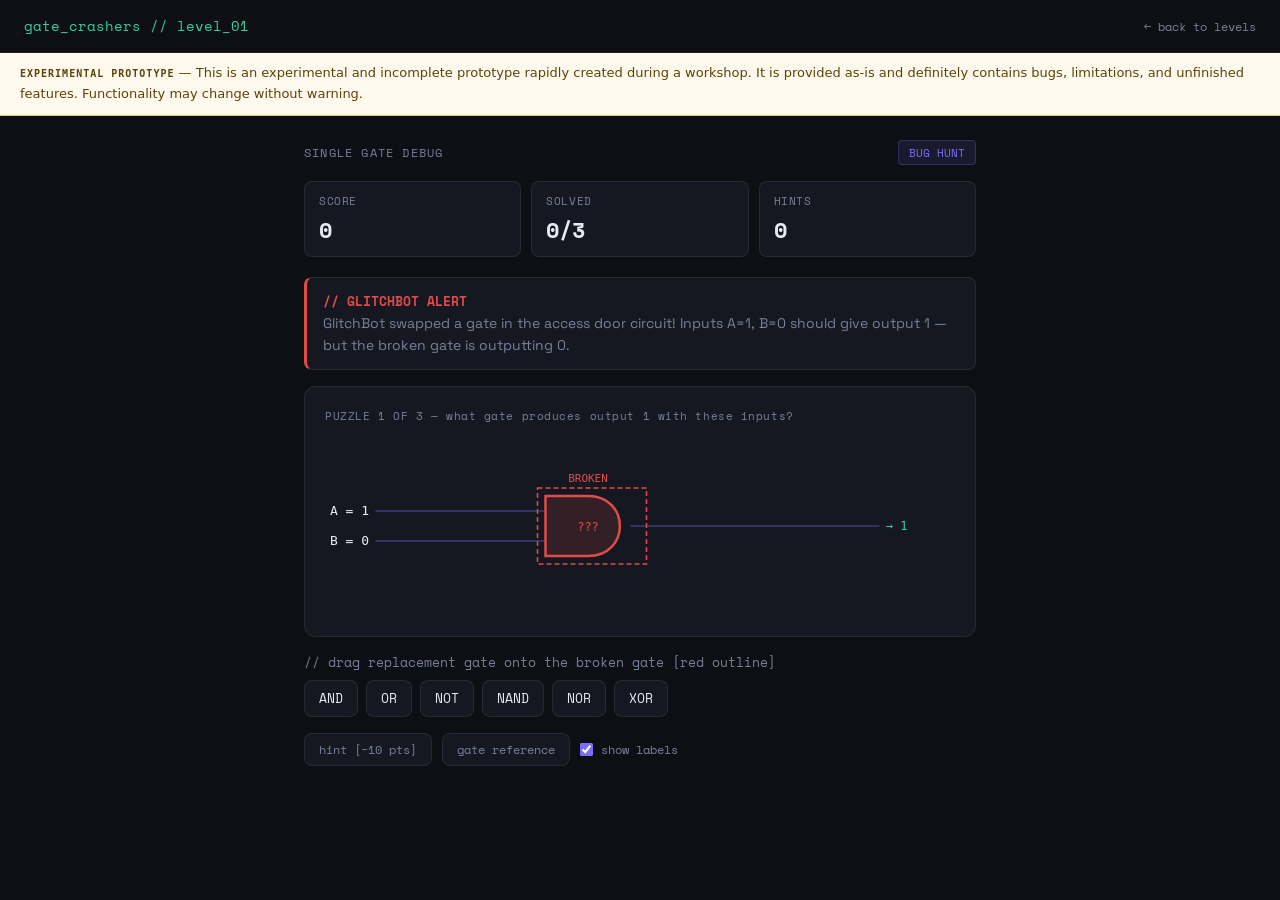
<file: edu_games/gate_crashers/level1.html>
<!DOCTYPE html>
<html lang="en">
<head>
<meta charset="UTF-8">
<meta name="viewport" content="width=device-width, initial-scale=1.0">
<title>Gate Crashers — Level 1</title>
<link rel="preconnect" href="https://fonts.googleapis.com">
<link href="https://fonts.googleapis.com/css2?family=Space+Grotesk:wght@400;500;700&family=Space+Mono:wght@400;700&display=swap" rel="stylesheet">
<style>
  *, *::before, *::after { box-sizing: border-box; margin: 0; padding: 0; }

  :root {
    --bg: #0d0f14;
    --surface: #151820;
    --surface2: #1c2030;
    --border: rgba(255,255,255,0.08);
    --border-hover: rgba(255,255,255,0.18);
    --purple: #7c6ff7;
    --purple-bg: rgba(124,111,247,0.12);
    --teal: #2dd4a0;
    --teal-bg: rgba(45,212,160,0.10);
    --amber: #f5a623;
    --amber-bg: rgba(245,166,35,0.12);
    --red: #e24b4a;
    --red-bg: rgba(226,75,74,0.12);
    --green: #4ade80;
    --green-bg: rgba(74,222,128,0.12);
    --text: #e8eaf0;
    --muted: #7a8099;
    --mono: 'Space Mono', monospace;
    --sans: 'Space Grotesk', sans-serif;
  }

  body { background: var(--bg); color: var(--text); font-family: var(--sans); min-height: 100vh; }

  nav {
    display: flex; align-items: center; justify-content: space-between;
    padding: 1rem 1.5rem; border-bottom: 1px solid var(--border);
  }

  .nav-logo { font-family: var(--mono); font-size: 0.85rem; color: var(--teal); }
  .nav-back { font-family: var(--mono); font-size: 0.75rem; color: var(--muted); text-decoration: none; }
  .nav-back:hover { color: var(--text); }

  .game-wrap { max-width: 720px; margin: 0 auto; padding: 1.5rem; }

  .level-header { display: flex; align-items: center; justify-content: space-between; margin-bottom: 1rem; }
  .level-title { font-family: var(--mono); font-size: 0.75rem; color: var(--muted); letter-spacing: 0.1em; }
  .level-badge {
    font-family: var(--mono); font-size: 0.7rem;
    background: var(--purple-bg); color: var(--purple);
    border: 1px solid rgba(124,111,247,0.25); border-radius: 4px; padding: 3px 10px;
  }

  .stats-row { display: grid; grid-template-columns: repeat(3, 1fr); gap: 10px; margin-bottom: 1.25rem; }
  .stat {
    background: var(--surface); border: 1px solid var(--border);
    border-radius: 8px; padding: 10px 14px;
  }
  .stat-label { font-size: 0.7rem; color: var(--muted); font-family: var(--mono); letter-spacing: 0.05em; margin-bottom: 4px; }
  .stat-val { font-size: 1.4rem; font-weight: 700; color: var(--text); font-family: var(--mono); }

  .story-box {
    background: var(--surface); border: 1px solid var(--border);
    border-left: 3px solid var(--red);
    border-radius: 8px; padding: 12px 16px;
    font-size: 0.875rem; color: var(--muted); line-height: 1.6;
    margin-bottom: 1rem;
  }
  .story-box strong { color: var(--red); font-family: var(--mono); font-size: 0.8rem; }

  .circuit-card {
    background: var(--surface); border: 1px solid var(--border);
    border-radius: 12px; padding: 1.25rem; margin-bottom: 1rem;
  }
  .circuit-label { font-family: var(--mono); font-size: 0.7rem; color: var(--muted); margin-bottom: 0.75rem; letter-spacing: 0.05em; }

  canvas { display: block; width: 100%; border-radius: 6px; }

  .parts-label { font-size: 0.8rem; color: var(--muted); margin-bottom: 8px; font-family: var(--mono); }
  .parts-tray { display: flex; gap: 8px; flex-wrap: wrap; margin-bottom: 1rem; }
  .part {
    background: var(--surface); border: 1px solid var(--border);
    border-radius: 8px; padding: 8px 14px;
    font-family: var(--mono); font-size: 0.8rem; color: var(--text);
    cursor: grab; user-select: none; transition: border-color 0.15s, background 0.15s;
  }
  .part:hover { border-color: var(--border-hover); background: var(--surface2); }
  .part.dragging { opacity: 0.35; }

  .controls-row { display: flex; align-items: center; gap: 10px; flex-wrap: wrap; margin-bottom: 1rem; }
  .ctrl-btn {
    background: var(--surface); border: 1px solid var(--border);
    border-radius: 8px; padding: 7px 14px;
    font-family: var(--mono); font-size: 0.75rem; color: var(--muted);
    cursor: pointer; transition: border-color 0.15s, color 0.15s;
  }
  .ctrl-btn:hover { border-color: var(--border-hover); color: var(--text); }

  .toggle-label { display: flex; align-items: center; gap: 8px; font-family: var(--mono); font-size: 0.75rem; color: var(--muted); cursor: pointer; }
  .toggle-label input { accent-color: var(--purple); }

  .ref-panel {
    background: var(--surface2); border: 1px solid var(--border);
    border-radius: 8px; padding: 1rem; margin-bottom: 1rem; display: none;
  }
  .ref-title { font-family: var(--mono); font-size: 0.75rem; color: var(--teal); margin-bottom: 10px; letter-spacing: 0.05em; }
  .ref-grid { display: grid; grid-template-columns: repeat(3, 1fr); gap: 8px; }
  .ref-item {
    background: var(--surface); border: 1px solid var(--border);
    border-radius: 6px; padding: 8px 10px; font-size: 0.75rem; color: var(--muted); text-align: center;
  }
  .ref-item strong { display: block; color: var(--text); font-family: var(--mono); font-size: 0.8rem; margin-bottom: 3px; }

  .hint-box {
    background: var(--amber-bg); border: 1px solid rgba(245,166,35,0.25);
    border-radius: 8px; padding: 10px 14px;
    font-family: var(--mono); font-size: 0.8rem; color: var(--amber);
    margin-bottom: 1rem; display: none; line-height: 1.5;
  }

  .feedback {
    border-radius: 8px; padding: 12px 16px;
    font-size: 0.875rem; font-weight: 500; margin-bottom: 1rem; display: none; line-height: 1.5;
  }
  .feedback.correct { background: var(--green-bg); border: 1px solid rgba(74,222,128,0.2); color: var(--green); }
  .feedback.wrong { background: var(--red-bg); border: 1px solid rgba(226,75,74,0.2); color: var(--red); }

  .complete-panel {
    display: none; background: var(--surface);
    border: 1px solid rgba(45,212,160,0.3); border-radius: 12px;
    padding: 2rem; text-align: center;
  }
  .complete-title { font-family: var(--mono); font-size: 1.25rem; color: var(--teal); margin-bottom: 0.5rem; }
  .complete-msg { color: var(--muted); font-size: 0.9rem; margin-bottom: 1.25rem; line-height: 1.6; }
  .next-btn {
    display: inline-block; background: var(--purple-bg); border: 1px solid rgba(124,111,247,0.35);
    border-radius: 8px; padding: 10px 24px;
    font-family: var(--mono); font-size: 0.85rem; color: var(--purple);
    text-decoration: none; transition: background 0.15s, border-color 0.15s;
  }
  .next-btn:hover { background: rgba(124,111,247,0.22); border-color: rgba(124,111,247,0.6); }
</style>
</head>
<body>

<nav>
  <span class="nav-logo">gate_crashers // level_01</span>
  <a href="index.html" class="nav-back">← back to levels</a>
</nav>

<!-- PROTOTYPE NOTICE -->
<div style="background:#fef9ec;border-bottom:1px solid #e8c96a;padding:10px 20px;font-size:13px;line-height:1.6;color:#5c430a;font-family:system-ui,sans-serif;">
  <span style="font-family:monospace;font-size:10px;letter-spacing:0.1em;text-transform:uppercase;font-weight:700;">Experimental Prototype</span>
  — This is an experimental and incomplete prototype rapidly created during a workshop. It is provided as-is and definitely contains bugs, limitations, and unfinished features. Functionality may change without warning.
</div>

<div class="game-wrap">
  <div class="level-header">
    <span class="level-title">SINGLE GATE DEBUG</span>
    <span class="level-badge">BUG HUNT</span>
  </div>

  <div class="stats-row">
    <div class="stat"><div class="stat-label">SCORE</div><div class="stat-val" id="score">0</div></div>
    <div class="stat"><div class="stat-label">SOLVED</div><div class="stat-val" id="solved">0/3</div></div>
    <div class="stat"><div class="stat-label">HINTS</div><div class="stat-val" id="hints">0</div></div>
  </div>

  <div class="story-box" id="story-box">
    <strong>// GLITCHBOT ALERT</strong><br>Loading mission briefing...
  </div>

  <div class="circuit-card" id="circuit-card">
    <div class="circuit-label" id="puzzle-label">PUZZLE 1 OF 3</div>
    <canvas id="circuit" height="180"></canvas>
  </div>

  <p class="parts-label">// drag replacement gate onto the broken gate [red outline]</p>
  <div class="parts-tray" id="parts-tray">
    <div class="part" draggable="true" data-gate="AND">AND</div>
    <div class="part" draggable="true" data-gate="OR">OR</div>
    <div class="part" draggable="true" data-gate="NOT">NOT</div>
    <div class="part" draggable="true" data-gate="NAND">NAND</div>
    <div class="part" draggable="true" data-gate="NOR">NOR</div>
    <div class="part" draggable="true" data-gate="XOR">XOR</div>
  </div>

  <div class="controls-row">
    <button class="ctrl-btn" onclick="useHint()">hint [−10 pts]</button>
    <button class="ctrl-btn" onclick="toggleRef()">gate reference</button>
    <label class="toggle-label"><input type="checkbox" id="label-toggle" checked onchange="toggleLabels()"> show labels</label>
  </div>

  <div class="ref-panel" id="ref-panel">
    <div class="ref-title">// GATE REFERENCE</div>
    <div class="ref-grid">
      <div class="ref-item"><strong>AND</strong>1 only if both inputs = 1</div>
      <div class="ref-item"><strong>OR</strong>1 if either input = 1</div>
      <div class="ref-item"><strong>NOT</strong>Flips the input</div>
      <div class="ref-item"><strong>NAND</strong>0 only if both = 1</div>
      <div class="ref-item"><strong>NOR</strong>1 only if both = 0</div>
      <div class="ref-item"><strong>XOR</strong>1 if inputs differ</div>
    </div>
  </div>

  <div class="hint-box" id="hint-box"></div>
  <div class="feedback" id="feedback"></div>

  <div class="complete-panel" id="complete-panel">
    <div class="complete-title">// LEVEL 01 COMPLETE</div>
    <div class="complete-msg" id="complete-msg"></div>
    <a href="level2.html" class="next-btn">play level 2 →</a>
  </div>
</div>

<script>
const puzzles = [
  {
    label: 'PUZZLE 1 OF 3 — what gate produces output 1 with these inputs?',
    story: 'GlitchBot swapped a gate in the access door circuit! Inputs A=1, B=0 should give output 1 — but the broken gate is outputting 0.',
    inputs: [1, 0],
    correctGate: 'OR',
    brokenGate: 'AND',
    expectedOutput: 1,
    hint: 'This gate outputs 1 whenever at least one input is 1. With A=1, it only needs one.',
    explanation: 'OR(1,0) = 1. The OR gate outputs 1 if either input is 1. The broken AND gate needed both inputs to be 1, so AND(1,0) = 0.'
  },
  {
    label: 'PUZZLE 2 OF 3 — single input gate, output should flip',
    story: 'GlitchBot hit the alarm circuit! Input A=1 should produce output 0 — but the broken gate is passing 1 through unchanged.',
    inputs: [1],
    correctGate: 'NOT',
    brokenGate: 'BUFFER',
    expectedOutput: 0,
    hint: 'This gate inverts its single input. 1 becomes 0, 0 becomes 1.',
    explanation: 'NOT(1) = 0. The NOT gate inverts the signal. The broken BUFFER was passing the signal through without any change.'
  },
  {
    label: 'PUZZLE 3 OF 3 — both inputs are 1, output must be 0',
    story: 'The vault lock is broken! Inputs A=1, B=1 should give output 0 — but the broken gate is outputting 1.',
    inputs: [1, 1],
    correctGate: 'NAND',
    brokenGate: 'AND',
    expectedOutput: 0,
    hint: 'This gate is the opposite of AND — it outputs 0 only when both inputs are 1.',
    explanation: 'NAND(1,1) = 0. NAND outputs 0 only when both inputs are 1 — the exact opposite of AND, which was outputting 1.'
  }
];

let current = 0, scoreVal = 0, hintsUsed = 0, solvedCount = 0;
let showLabels = true, draggedGate = null, hintShown = false;

const canvas = document.getElementById('circuit');
const ctx = canvas.getContext('2d');

function resizeCanvas() {
  const W = canvas.parentElement.clientWidth - 40;
  canvas.width = W * (window.devicePixelRatio || 1);
  canvas.height = 180 * (window.devicePixelRatio || 1);
  canvas.style.width = W + 'px';
  canvas.style.height = '180px';
  ctx.scale(window.devicePixelRatio || 1, window.devicePixelRatio || 1);
  drawCircuit();
}

function drawGateShape(x, y, w, h, type, broken) {
  ctx.strokeStyle = broken ? '#e24b4a' : '#7c6ff7';
  ctx.lineWidth = broken ? 2.5 : 1.5;
  ctx.fillStyle = broken ? 'rgba(226,75,74,0.15)' : 'rgba(124,111,247,0.15)';

  if (type === 'NOT' || type === 'BUFFER') {
    ctx.beginPath();
    ctx.moveTo(x, y);
    ctx.lineTo(x + w - 10, y + h / 2);
    ctx.lineTo(x, y + h);
    ctx.closePath();
    ctx.fill(); ctx.stroke();
    if (type === 'NOT') {
      ctx.beginPath();
      ctx.arc(x + w - 5, y + h / 2, 5, 0, Math.PI * 2);
      ctx.fillStyle = broken ? 'rgba(226,75,74,0.15)' : 'rgba(124,111,247,0.15)';
      ctx.fill(); ctx.stroke();
    }
  } else {
    ctx.beginPath();
    ctx.moveTo(x, y);
    ctx.lineTo(x + w * 0.5, y);
    if (type === 'OR' || type === 'NOR' || type === 'XOR') {
      ctx.bezierCurveTo(x + w, y, x + w, y + h, x + w * 0.5, y + h);
      ctx.lineTo(x, y + h);
      ctx.quadraticCurveTo(x + w * 0.35, y + h / 2, x, y);
      ctx.fill(); ctx.stroke();
      if (type === 'XOR') {
        ctx.beginPath();
        ctx.moveTo(x - 10, y);
        ctx.quadraticCurveTo(x + w * 0.15, y + h / 2, x - 10, y + h);
        ctx.stroke();
      }
    } else {
      ctx.bezierCurveTo(x + w, y, x + w, y + h, x + w * 0.5, y + h);
      ctx.lineTo(x, y + h);
      ctx.closePath();
      ctx.fill(); ctx.stroke();
    }
    if (type === 'NAND' || type === 'NOR') {
      ctx.beginPath();
      ctx.arc(x + w + 5, y + h / 2, 5, 0, Math.PI * 2);
      ctx.fillStyle = broken ? 'rgba(226,75,74,0.15)' : 'rgba(124,111,247,0.15)';
      ctx.fill(); ctx.stroke();
    }
  }

  if (showLabels) {
    ctx.fillStyle = broken ? '#e24b4a' : '#a89ff9';
    ctx.font = `500 12px 'Space Mono', monospace`;
    ctx.textAlign = 'center';
    ctx.fillText(broken ? '???' : type, x + w / 2, y + h / 2 + 5);
  }
}

function drawCircuit() {
  const p = puzzles[current];
  const W = parseInt(canvas.style.width) || 680;
  const H = 180;
  ctx.clearRect(0, 0, W, H);

  const twoInput = p.inputs.length === 2;
  const gx = W * 0.35, gy = twoInput ? 60 : 75, gw = 85, gh = twoInput ? 60 : 50;
  const midY = gy + gh / 2;

  ctx.strokeStyle = 'rgba(124,111,247,0.4)';
  ctx.lineWidth = 1.5;

  if (twoInput) {
    ctx.beginPath(); ctx.moveTo(W * 0.08, 75); ctx.lineTo(gx, 75); ctx.stroke();
    ctx.beginPath(); ctx.moveTo(W * 0.08, 105); ctx.lineTo(gx, 105); ctx.stroke();
    ctx.fillStyle = '#e8eaf0'; ctx.font = "500 13px 'Space Mono', monospace"; ctx.textAlign = 'right';
    ctx.fillText('A = ' + p.inputs[0], W * 0.07, 79);
    ctx.fillText('B = ' + p.inputs[1], W * 0.07, 109);
  } else {
    ctx.beginPath(); ctx.moveTo(W * 0.08, midY); ctx.lineTo(gx, midY); ctx.stroke();
    ctx.fillStyle = '#e8eaf0'; ctx.font = "500 13px 'Space Mono', monospace"; ctx.textAlign = 'right';
    ctx.fillText('A = ' + p.inputs[0], W * 0.07, midY + 4);
  }

  ctx.fillStyle = '#e24b4a'; ctx.font = "11px 'Space Mono', monospace"; ctx.textAlign = 'center';
  ctx.fillText('BROKEN', gx + gw / 2, gy - 14);

  drawGateShape(gx, gy, gw, gh, p.brokenGate, true);

  const extraW = (p.brokenGate === 'NAND' || p.brokenGate === 'NOR' || p.brokenGate === 'NOT') ? 10 : 0;
  const outX = gx + gw + extraW;
  ctx.strokeStyle = 'rgba(124,111,247,0.4)'; ctx.lineWidth = 1.5;
  ctx.beginPath(); ctx.moveTo(outX, midY); ctx.lineTo(W * 0.88, midY); ctx.stroke();

  ctx.fillStyle = '#2dd4a0'; ctx.font = "500 12px 'Space Mono', monospace"; ctx.textAlign = 'left';
  ctx.fillText('→ ' + p.expectedOutput, W * 0.89, midY + 4);

  ctx.strokeStyle = '#e24b4a'; ctx.lineWidth = 1.5;
  ctx.setLineDash([5, 3]);
  ctx.strokeRect(gx - 8, gy - 8, gw + 24, gh + 16);
  ctx.setLineDash([]);

  canvas._dropZone = { x: gx - 8, y: gy - 8, w: gw + 24, h: gh + 16 };
}

function updateStats() {
  document.getElementById('score').textContent = scoreVal;
  document.getElementById('solved').textContent = solvedCount + '/3';
  document.getElementById('hints').textContent = hintsUsed;
}

function loadPuzzle() {
  if (current >= puzzles.length) { showComplete(); return; }
  const p = puzzles[current];
  document.getElementById('puzzle-label').textContent = p.label;
  document.getElementById('story-box').innerHTML = '<strong>// GLITCHBOT ALERT</strong><br>' + p.story;
  document.getElementById('feedback').style.display = 'none';
  document.getElementById('hint-box').style.display = 'none';
  hintShown = false;
  document.querySelectorAll('.part').forEach(el => el.style.opacity = '1');
  setTimeout(resizeCanvas, 30);
  updateStats();
}

function tryGate(gateType) {
  const p = puzzles[current];
  if (gateType === p.correctGate) {
    const pts = hintShown ? 50 : 100;
    scoreVal += pts; solvedCount++;
    updateStats();
    showFeedback(true, p.explanation);
    setTimeout(() => { current++; loadPuzzle(); }, 2400);
  } else {
    scoreVal = Math.max(0, scoreVal - 5);
    updateStats();
    showFeedback(false, 'That gate gives the wrong output. Trace the signal carefully and try again! [−5 pts]');
  }
}

function showFeedback(correct, msg) {
  const fb = document.getElementById('feedback');
  fb.style.display = 'block';
  fb.className = 'feedback ' + (correct ? 'correct' : 'wrong');
  fb.textContent = (correct ? '✓ correct — ' : '✗ wrong — ') + msg;
}

function useHint() {
  if (hintShown) return;
  hintsUsed++; scoreVal = Math.max(0, scoreVal - 10); hintShown = true;
  const hb = document.getElementById('hint-box');
  hb.textContent = '// HINT: ' + puzzles[current].hint;
  hb.style.display = 'block';
  updateStats();
}

function toggleRef() {
  const r = document.getElementById('ref-panel');
  r.style.display = r.style.display === 'block' ? 'none' : 'block';
}

function toggleLabels() {
  showLabels = document.getElementById('label-toggle').checked;
  drawCircuit();
}

function showComplete() {
  document.getElementById('circuit-card').style.display = 'none';
  document.getElementById('parts-tray').style.display = 'none';
  document.querySelector('.parts-label').style.display = 'none';
  document.getElementById('complete-panel').style.display = 'block';
  const noHints = hintsUsed === 0;
  document.getElementById('complete-msg').textContent =
    'Score: ' + scoreVal + ' pts · Hints used: ' + hintsUsed +
    (noHints ? ' · Badge earned: No Hints Needed!' : '');
}

document.querySelectorAll('.part').forEach(el => {
  el.addEventListener('dragstart', () => {
    draggedGate = el.dataset.gate;
    setTimeout(() => el.classList.add('dragging'), 0);
  });
  el.addEventListener('dragend', () => el.classList.remove('dragging'));
});

canvas.addEventListener('dragover', e => {
  e.preventDefault();
  const dz = canvas._dropZone; if (!dz) return;
  const rect = canvas.getBoundingClientRect();
  const scaleX = parseInt(canvas.style.width) / rect.width;
  const mx = (e.clientX - rect.left) * scaleX;
  const my = (e.clientY - rect.top) * (180 / rect.height);
  canvas.style.outline = (mx >= dz.x && mx <= dz.x + dz.w && my >= dz.y && my <= dz.y + dz.h)
    ? '2px dashed #7c6ff7' : 'none';
});

canvas.addEventListener('dragleave', () => { canvas.style.outline = 'none'; });

canvas.addEventListener('drop', e => {
  e.preventDefault(); canvas.style.outline = 'none';
  if (!draggedGate) return;
  const dz = canvas._dropZone; if (!dz) return;
  const rect = canvas.getBoundingClientRect();
  const scaleX = parseInt(canvas.style.width) / rect.width;
  const mx = (e.clientX - rect.left) * scaleX;
  const my = (e.clientY - rect.top) * (180 / rect.height);
  if (mx >= dz.x && mx <= dz.x + dz.w && my >= dz.y && my <= dz.y + dz.h) tryGate(draggedGate);
  draggedGate = null;
});

canvas.addEventListener('click', e => {
  const dz = canvas._dropZone; if (!dz) return;
  const rect = canvas.getBoundingClientRect();
  const scaleX = parseInt(canvas.style.width) / rect.width;
  const mx = (e.clientX - rect.left) * scaleX;
  const my = (e.clientY - rect.top) * (180 / rect.height);
  if (mx >= dz.x && mx <= dz.x + dz.w && my >= dz.y && my <= dz.y + dz.h) {
    const sel = prompt('Type the replacement gate (AND / OR / NOT / NAND / NOR / XOR):');
    if (sel) tryGate(sel.trim().toUpperCase());
  }
});

window.addEventListener('resize', resizeCanvas);
loadPuzzle();
</script>
</body>
</html>
</file>
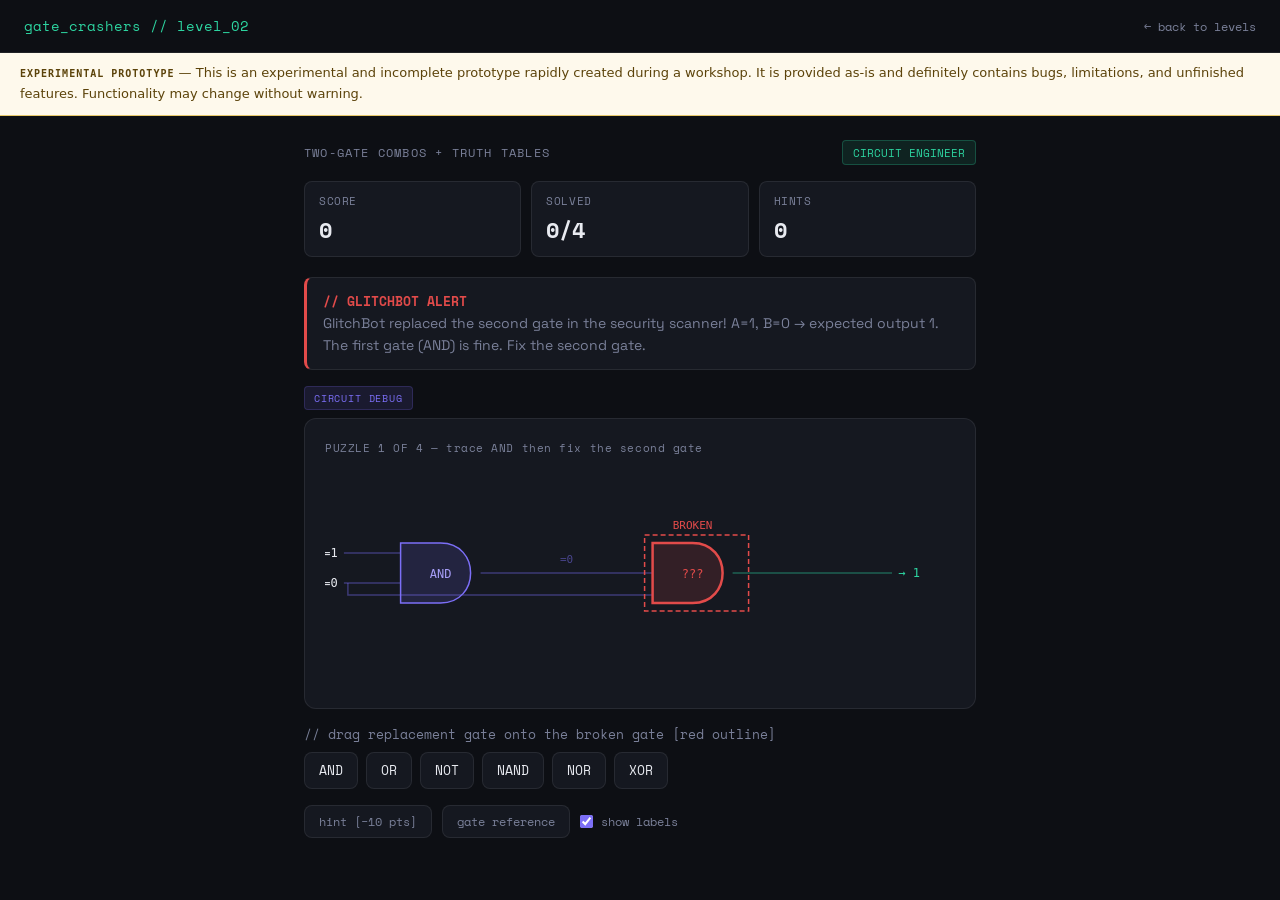
<file: edu_games/gate_crashers/level2.html>
<!DOCTYPE html>
<html lang="en">
<head>
<meta charset="UTF-8">
<meta name="viewport" content="width=device-width, initial-scale=1.0">
<title>Gate Crashers — Level 2</title>
<link rel="preconnect" href="https://fonts.googleapis.com">
<link href="https://fonts.googleapis.com/css2?family=Space+Grotesk:wght@400;500;700&family=Space+Mono:wght@400;700&display=swap" rel="stylesheet">
<style>
  *, *::before, *::after { box-sizing: border-box; margin: 0; padding: 0; }

  :root {
    --bg: #0d0f14;
    --surface: #151820;
    --surface2: #1c2030;
    --border: rgba(255,255,255,0.08);
    --border-hover: rgba(255,255,255,0.18);
    --purple: #7c6ff7;
    --purple-bg: rgba(124,111,247,0.12);
    --teal: #2dd4a0;
    --teal-bg: rgba(45,212,160,0.10);
    --amber: #f5a623;
    --amber-bg: rgba(245,166,35,0.12);
    --red: #e24b4a;
    --red-bg: rgba(226,75,74,0.12);
    --green: #4ade80;
    --green-bg: rgba(74,222,128,0.12);
    --text: #e8eaf0;
    --muted: #7a8099;
    --mono: 'Space Mono', monospace;
    --sans: 'Space Grotesk', sans-serif;
  }

  body { background: var(--bg); color: var(--text); font-family: var(--sans); min-height: 100vh; }

  nav {
    display: flex; align-items: center; justify-content: space-between;
    padding: 1rem 1.5rem; border-bottom: 1px solid var(--border);
  }
  .nav-logo { font-family: var(--mono); font-size: 0.85rem; color: var(--teal); }
  .nav-back { font-family: var(--mono); font-size: 0.75rem; color: var(--muted); text-decoration: none; }
  .nav-back:hover { color: var(--text); }

  .game-wrap { max-width: 720px; margin: 0 auto; padding: 1.5rem; }

  .level-header { display: flex; align-items: center; justify-content: space-between; margin-bottom: 1rem; }
  .level-title { font-family: var(--mono); font-size: 0.75rem; color: var(--muted); letter-spacing: 0.1em; }
  .level-badge {
    font-family: var(--mono); font-size: 0.7rem;
    background: var(--teal-bg); color: var(--teal);
    border: 1px solid rgba(45,212,160,0.25); border-radius: 4px; padding: 3px 10px;
  }

  .stats-row { display: grid; grid-template-columns: repeat(3, 1fr); gap: 10px; margin-bottom: 1.25rem; }
  .stat { background: var(--surface); border: 1px solid var(--border); border-radius: 8px; padding: 10px 14px; }
  .stat-label { font-size: 0.7rem; color: var(--muted); font-family: var(--mono); letter-spacing: 0.05em; margin-bottom: 4px; }
  .stat-val { font-size: 1.4rem; font-weight: 700; color: var(--text); font-family: var(--mono); }

  .story-box {
    background: var(--surface); border: 1px solid var(--border);
    border-left: 3px solid var(--red); border-radius: 8px; padding: 12px 16px;
    font-size: 0.875rem; color: var(--muted); line-height: 1.6; margin-bottom: 1rem;
  }
  .story-box strong { color: var(--red); font-family: var(--mono); font-size: 0.8rem; }

  .type-pill {
    display: inline-block; font-family: var(--mono); font-size: 0.65rem;
    letter-spacing: 0.08em; border-radius: 4px; padding: 3px 9px; margin-bottom: 8px;
  }
  .pill-debug { background: var(--purple-bg); color: var(--purple); border: 1px solid rgba(124,111,247,0.2); }
  .pill-truth { background: var(--amber-bg); color: var(--amber); border: 1px solid rgba(245,166,35,0.2); }

  .circuit-card {
    background: var(--surface); border: 1px solid var(--border);
    border-radius: 12px; padding: 1.25rem; margin-bottom: 1rem;
  }
  .circuit-label { font-family: var(--mono); font-size: 0.7rem; color: var(--muted); margin-bottom: 0.75rem; letter-spacing: 0.05em; }
  canvas { display: block; width: 100%; border-radius: 6px; }

  .parts-label { font-size: 0.8rem; color: var(--muted); margin-bottom: 8px; font-family: var(--mono); }
  .parts-tray { display: flex; gap: 8px; flex-wrap: wrap; margin-bottom: 1rem; }
  .part {
    background: var(--surface); border: 1px solid var(--border); border-radius: 8px;
    padding: 8px 14px; font-family: var(--mono); font-size: 0.8rem; color: var(--text);
    cursor: grab; user-select: none; transition: border-color 0.15s, background 0.15s;
  }
  .part:hover { border-color: var(--border-hover); background: var(--surface2); }
  .part.dragging { opacity: 0.35; }

  /* Truth table */
  .tt-wrap { overflow-x: auto; }
  table { width: 100%; border-collapse: collapse; font-family: var(--mono); font-size: 0.85rem; }
  th {
    background: var(--surface2); color: var(--muted); font-weight: 500;
    padding: 8px 12px; text-align: center; border: 1px solid var(--border); letter-spacing: 0.05em;
  }
  td { padding: 8px 12px; text-align: center; border: 1px solid var(--border); color: var(--text); }
  td.blank { background: rgba(245,166,35,0.08); }
  td.cell-correct { background: var(--green-bg); color: var(--green); font-weight: 700; }
  td.cell-wrong { background: var(--red-bg); color: var(--red); }
  .tt-input {
    width: 44px; background: transparent; border: 1px solid rgba(245,166,35,0.3);
    border-radius: 4px; padding: 4px; text-align: center;
    font-family: var(--mono); font-size: 0.85rem; color: var(--amber);
  }
  .tt-input:focus { outline: none; border-color: var(--amber); }

  .check-btn {
    background: var(--teal-bg); border: 1px solid rgba(45,212,160,0.3);
    border-radius: 8px; padding: 8px 18px;
    font-family: var(--mono); font-size: 0.8rem; color: var(--teal);
    cursor: pointer; margin-bottom: 1rem; transition: background 0.15s;
  }
  .check-btn:hover { background: rgba(45,212,160,0.18); }

  .controls-row { display: flex; align-items: center; gap: 10px; flex-wrap: wrap; margin-bottom: 1rem; }
  .ctrl-btn {
    background: var(--surface); border: 1px solid var(--border); border-radius: 8px;
    padding: 7px 14px; font-family: var(--mono); font-size: 0.75rem; color: var(--muted);
    cursor: pointer; transition: border-color 0.15s, color 0.15s;
  }
  .ctrl-btn:hover { border-color: var(--border-hover); color: var(--text); }
  .toggle-label { display: flex; align-items: center; gap: 8px; font-family: var(--mono); font-size: 0.75rem; color: var(--muted); cursor: pointer; }
  .toggle-label input { accent-color: var(--purple); }

  .ref-panel {
    background: var(--surface2); border: 1px solid var(--border);
    border-radius: 8px; padding: 1rem; margin-bottom: 1rem; display: none;
  }
  .ref-title { font-family: var(--mono); font-size: 0.75rem; color: var(--teal); margin-bottom: 10px; letter-spacing: 0.05em; }
  .ref-grid { display: grid; grid-template-columns: repeat(3, 1fr); gap: 8px; }
  .ref-item {
    background: var(--surface); border: 1px solid var(--border);
    border-radius: 6px; padding: 8px 10px; font-size: 0.75rem; color: var(--muted); text-align: center;
  }
  .ref-item strong { display: block; color: var(--text); font-family: var(--mono); font-size: 0.8rem; margin-bottom: 3px; }

  .hint-box {
    background: var(--amber-bg); border: 1px solid rgba(245,166,35,0.25);
    border-radius: 8px; padding: 10px 14px;
    font-family: var(--mono); font-size: 0.8rem; color: var(--amber);
    margin-bottom: 1rem; display: none; line-height: 1.5;
  }

  .feedback {
    border-radius: 8px; padding: 12px 16px; font-size: 0.875rem; font-weight: 500;
    margin-bottom: 1rem; display: none; line-height: 1.5;
  }
  .feedback.correct { background: var(--green-bg); border: 1px solid rgba(74,222,128,0.2); color: var(--green); }
  .feedback.wrong { background: var(--red-bg); border: 1px solid rgba(226,75,74,0.2); color: var(--red); }

  .complete-panel {
    display: none; background: var(--surface);
    border: 1px solid rgba(45,212,160,0.3); border-radius: 12px; padding: 2rem; text-align: center;
  }
  .complete-title { font-family: var(--mono); font-size: 1.25rem; color: var(--teal); margin-bottom: 0.5rem; }
  .complete-msg { color: var(--muted); font-size: 0.9rem; margin-bottom: 1.25rem; line-height: 1.6; }
  .home-btn {
    display: inline-block; background: var(--purple-bg); border: 1px solid rgba(124,111,247,0.35);
    border-radius: 8px; padding: 10px 24px;
    font-family: var(--mono); font-size: 0.85rem; color: var(--purple);
    text-decoration: none; transition: background 0.15s;
  }
  .home-btn:hover { background: rgba(124,111,247,0.22); }
</style>
</head>
<body>

<nav>
  <span class="nav-logo">gate_crashers // level_02</span>
  <a href="index.html" class="nav-back">← back to levels</a>
</nav>

<!-- PROTOTYPE NOTICE -->
<div style="background:#fef9ec;border-bottom:1px solid #e8c96a;padding:10px 20px;font-size:13px;line-height:1.6;color:#5c430a;font-family:system-ui,sans-serif;">
  <span style="font-family:monospace;font-size:10px;letter-spacing:0.1em;text-transform:uppercase;font-weight:700;">Experimental Prototype</span>
  — This is an experimental and incomplete prototype rapidly created during a workshop. It is provided as-is and definitely contains bugs, limitations, and unfinished features. Functionality may change without warning.
</div>

<div class="game-wrap">
  <div class="level-header">
    <span class="level-title">TWO-GATE COMBOS + TRUTH TABLES</span>
    <span class="level-badge">CIRCUIT ENGINEER</span>
  </div>

  <div class="stats-row">
    <div class="stat"><div class="stat-label">SCORE</div><div class="stat-val" id="score">0</div></div>
    <div class="stat"><div class="stat-label">SOLVED</div><div class="stat-val" id="solved">0/4</div></div>
    <div class="stat"><div class="stat-label">HINTS</div><div class="stat-val" id="hints">0</div></div>
  </div>

  <div class="story-box" id="story-box">
    <strong>// GLITCHBOT ALERT</strong><br>Loading mission...
  </div>

  <div id="type-pill-wrap"></div>

  <div class="circuit-card" id="circuit-card">
    <div class="circuit-label" id="puzzle-label">PUZZLE 1 OF 4</div>
    <canvas id="circuit" height="220"></canvas>
    <div id="tt-wrap" class="tt-wrap" style="display:none;"></div>
  </div>

  <div id="parts-section">
    <p class="parts-label">// drag replacement gate onto the broken gate [red outline]</p>
    <div class="parts-tray" id="parts-tray">
      <div class="part" draggable="true" data-gate="AND">AND</div>
      <div class="part" draggable="true" data-gate="OR">OR</div>
      <div class="part" draggable="true" data-gate="NOT">NOT</div>
      <div class="part" draggable="true" data-gate="NAND">NAND</div>
      <div class="part" draggable="true" data-gate="NOR">NOR</div>
      <div class="part" draggable="true" data-gate="XOR">XOR</div>
    </div>
  </div>

  <div id="tt-submit" style="display:none;">
    <button class="check-btn" onclick="checkTruthTable()">check truth table →</button>
  </div>

  <div class="controls-row">
    <button class="ctrl-btn" onclick="useHint()">hint [−10 pts]</button>
    <button class="ctrl-btn" onclick="toggleRef()">gate reference</button>
    <label class="toggle-label" id="label-toggle-wrap">
      <input type="checkbox" id="label-toggle" checked onchange="toggleLabels()"> show labels
    </label>
  </div>

  <div class="ref-panel" id="ref-panel">
    <div class="ref-title">// GATE REFERENCE</div>
    <div class="ref-grid">
      <div class="ref-item"><strong>AND</strong>1 only if both inputs = 1</div>
      <div class="ref-item"><strong>OR</strong>1 if either input = 1</div>
      <div class="ref-item"><strong>NOT</strong>Flips the input</div>
      <div class="ref-item"><strong>NAND</strong>0 only if both = 1</div>
      <div class="ref-item"><strong>NOR</strong>1 only if both = 0</div>
      <div class="ref-item"><strong>XOR</strong>1 if inputs differ</div>
    </div>
  </div>

  <div class="hint-box" id="hint-box"></div>
  <div class="feedback" id="feedback"></div>

  <div class="complete-panel" id="complete-panel">
    <div class="complete-title">// LEVEL 02 COMPLETE</div>
    <div class="complete-msg" id="complete-msg"></div>
    <a href="index.html" class="home-btn">back to levels →</a>
  </div>
</div>

<script>
const gl = { AND:(a,b)=>a&b, OR:(a,b)=>a|b, NAND:(a,b)=>+(!(a&b)), NOR:(a,b)=>+(!(a|b)), XOR:(a,b)=>a^b, NOT:a=>+!a };

const puzzles = [
  {
    type: 'debug',
    label: 'PUZZLE 1 OF 4 — trace AND then fix the second gate',
    story: 'GlitchBot replaced the second gate in the security scanner! A=1, B=0 → expected output 1. The first gate (AND) is fine. Fix the second gate.',
    gate1: 'AND',
    gate2broken: 'AND',
    correctGate: 'NOR',
    inputs: [1, 0],
    expectedOutput: 1,
    hint: 'AND(1,0) = 0. The second gate gets 0 and 0 as inputs. Which gate outputs 1 when both inputs are 0?',
    explanation: 'AND(1,0)=0. The second gate receives 0 and B=0. NOR(0,0)=1 — NOR outputs 1 only when both inputs are 0.'
  },
  {
    type: 'debug',
    label: 'PUZZLE 2 OF 4 — single-input second gate',
    story: 'The firewall circuit has two chained gates. A=1, B=1 → expected output 0. The first gate is OR. GlitchBot swapped the second gate — fix it!',
    gate1: 'OR',
    gate2broken: 'AND',
    correctGate: 'NOT',
    inputs: [1, 1],
    expectedOutput: 0,
    hint: 'OR(1,1)=1. What single-input gate turns 1 into 0?',
    explanation: 'OR(1,1)=1. The second gate receives just that 1. NOT(1)=0 — which matches the expected output. NOT is a single-input gate that inverts the signal.'
  },
  {
    type: 'truthtable',
    label: 'PUZZLE 3 OF 4 — complete the final output column',
    story: 'GlitchBot wiped the documentation for an AND → XOR circuit. Fill in the missing XOR output column to restore the system logs.',
    gate1: 'AND',
    gate2: 'XOR',
    headers: ['A', 'B', 'AND(A,B)', 'XOR(AND,B)'],
    rows: [
      { inputs: [0,0], intermediate: 0, output: 0 },
      { inputs: [0,1], intermediate: 0, output: 1 },
      { inputs: [1,0], intermediate: 0, output: 0 },
      { inputs: [1,1], intermediate: 1, output: 0 },
    ],
    blanks: [3],
    hint: 'For each row: compute AND(A,B) first, then XOR that result with B. Remember XOR outputs 1 only when inputs differ.',
    explanation: 'AND(A,B) gives the intermediate value. Then XOR compares it with B — outputting 1 only when they differ. XOR(0,0)=0, XOR(0,1)=1, XOR(0,0)=0, XOR(1,1)=0.'
  },
  {
    type: 'truthtable',
    label: 'PUZZLE 4 OF 4 — fill in ALL missing values',
    story: 'The final vault uses OR → NAND. GlitchBot wiped entire columns. Restore the full truth table to unlock the vault!',
    gate1: 'OR',
    gate2: 'NAND',
    headers: ['A', 'B', 'OR(A,B)', 'NAND(OR,B)'],
    rows: [
      { inputs: [0,0], intermediate: 0, output: 1 },
      { inputs: [0,1], intermediate: 1, output: 0 },
      { inputs: [1,0], intermediate: 1, output: 1 },
      { inputs: [1,1], intermediate: 1, output: 0 },
    ],
    blanks: [0, 1, 2, 3],
    hint: 'Work left to right: A and B come from the row inputs, then compute OR(A,B), then NAND(OR result, B). NAND outputs 0 only when both inputs are 1.',
    explanation: 'OR(A,B) gives the intermediate signal. NAND then outputs 0 only when both its inputs are 1. All other combinations output 1.'
  }
];

let current = 0, scoreVal = 0, hintsUsed = 0, solvedCount = 0;
let showLabels = true, draggedGate = null, hintShown = false;

const canvas = document.getElementById('circuit');
const ctx = canvas.getContext('2d');

function resizeCanvas() {
  const W = canvas.parentElement.clientWidth - 40;
  canvas.width = W * (window.devicePixelRatio || 1);
  canvas.height = 220 * (window.devicePixelRatio || 1);
  canvas.style.width = W + 'px';
  canvas.style.height = '220px';
  ctx.scale(window.devicePixelRatio || 1, window.devicePixelRatio || 1);
  if (puzzles[current].type === 'debug') drawCircuit();
}

function drawGate(x, y, w, h, type, color, broken) {
  ctx.strokeStyle = broken ? '#e24b4a' : color;
  ctx.lineWidth = broken ? 2.5 : 1.5;
  ctx.fillStyle = broken ? 'rgba(226,75,74,0.15)' : (color === '#7c6ff7' ? 'rgba(124,111,247,0.15)' : 'rgba(45,212,160,0.12)');

  const isSingle = type === 'NOT';
  if (isSingle) {
    ctx.beginPath(); ctx.moveTo(x,y); ctx.lineTo(x+w-10,y+h/2); ctx.lineTo(x,y+h); ctx.closePath();
    ctx.fill(); ctx.stroke();
    ctx.beginPath(); ctx.arc(x+w-5,y+h/2,5,0,Math.PI*2);
    ctx.fillStyle = broken ? 'rgba(226,75,74,0.15)' : (color === '#7c6ff7' ? 'rgba(124,111,247,0.15)' : 'rgba(45,212,160,0.12)');
    ctx.fill(); ctx.stroke();
  } else {
    ctx.beginPath(); ctx.moveTo(x,y); ctx.lineTo(x+w*0.5,y);
    if (type==='OR'||type==='NOR'||type==='XOR') {
      ctx.bezierCurveTo(x+w,y,x+w,y+h,x+w*0.5,y+h);
      ctx.lineTo(x,y+h); ctx.quadraticCurveTo(x+w*0.35,y+h/2,x,y);
      ctx.fill(); ctx.stroke();
      if (type==='XOR') {
        ctx.beginPath(); ctx.moveTo(x-10,y); ctx.quadraticCurveTo(x+w*0.15,y+h/2,x-10,y+h); ctx.stroke();
      }
    } else {
      ctx.bezierCurveTo(x+w,y,x+w,y+h,x+w*0.5,y+h);
      ctx.lineTo(x,y+h); ctx.closePath(); ctx.fill(); ctx.stroke();
    }
    if (type==='NAND'||type==='NOR') {
      ctx.beginPath(); ctx.arc(x+w+5,y+h/2,5,0,Math.PI*2);
      ctx.fillStyle = broken ? 'rgba(226,75,74,0.15)' : (color === '#7c6ff7' ? 'rgba(124,111,247,0.15)' : 'rgba(45,212,160,0.12)');
      ctx.fill(); ctx.stroke();
    }
  }

  if (showLabels) {
    ctx.fillStyle = broken ? '#e24b4a' : (color === '#7c6ff7' ? '#a89ff9' : '#2dd4a0');
    ctx.font = "500 12px 'Space Mono', monospace";
    ctx.textAlign = 'center';
    ctx.fillText(broken ? '???' : type, x+w/2, y+h/2+5);
  }
}

function drawCircuit() {
  const p = puzzles[current];
  const W = parseInt(canvas.style.width) || 680;
  ctx.clearRect(0, 0, W, 220);

  const g1x = W*0.12, g2x = W*0.52, gy = 75, gw = 80, gh = 60;
  const mid1Y = gy + gh/2;

  ctx.strokeStyle = 'rgba(124,111,247,0.4)'; ctx.lineWidth = 1.5;
  ctx.beginPath(); ctx.moveTo(W*0.03, 85); ctx.lineTo(g1x, 85); ctx.stroke();
  ctx.beginPath(); ctx.moveTo(W*0.03, 115); ctx.lineTo(g1x, 115); ctx.stroke();

  ctx.fillStyle = '#e8eaf0'; ctx.font = "500 12px 'Space Mono', monospace"; ctx.textAlign = 'right';
  ctx.fillText('A='+p.inputs[0], W*0.02, 89);
  ctx.fillText('B='+p.inputs[1], W*0.02, 119);

  drawGate(g1x, gy, gw, gh, p.gate1, '#7c6ff7', false);

  const g1outX = g1x + gw + (['NAND','NOR'].includes(p.gate1) ? 10 : 0);
  ctx.strokeStyle = 'rgba(124,111,247,0.4)'; ctx.lineWidth = 1.5;
  ctx.beginPath(); ctx.moveTo(g1outX, mid1Y); ctx.lineTo(g2x, mid1Y); ctx.stroke();

  const isSecondSingle = p.correctGate === 'NOT';
  if (!isSecondSingle) {
    ctx.beginPath();
    ctx.moveTo(W*0.03+4, 115);
    ctx.lineTo(W*0.03+4, mid1Y+22);
    ctx.lineTo(g2x, mid1Y+22);
    ctx.stroke();
  }

  const g1mid = gl[p.gate1](p.inputs[0], p.inputs[1]);
  ctx.fillStyle = 'rgba(124,111,247,0.5)'; ctx.font = "11px 'Space Mono', monospace"; ctx.textAlign = 'center';
  ctx.fillText('='+g1mid, (g1outX+g2x)/2, mid1Y-10);

  ctx.fillStyle = '#e24b4a'; ctx.font = "11px 'Space Mono', monospace";
  ctx.fillText('BROKEN', g2x+gw/2, gy-14);

  drawGate(g2x, gy, gw, gh, p.gate2broken, '#2dd4a0', true);

  const extraW = ['NAND','NOR','NOT'].includes(p.gate2broken) ? 10 : 0;
  const g2outX = g2x + gw + extraW;
  ctx.strokeStyle = 'rgba(45,212,160,0.4)'; ctx.lineWidth = 1.5;
  ctx.beginPath(); ctx.moveTo(g2outX, mid1Y); ctx.lineTo(W*0.9, mid1Y); ctx.stroke();

  ctx.fillStyle = '#2dd4a0'; ctx.font = "500 12px 'Space Mono', monospace"; ctx.textAlign = 'left';
  ctx.fillText('→ '+p.expectedOutput, W*0.91, mid1Y+4);

  ctx.strokeStyle = '#e24b4a'; ctx.lineWidth = 1.5;
  ctx.setLineDash([5,3]);
  ctx.strokeRect(g2x-8, gy-8, gw+24, gh+16);
  ctx.setLineDash([]);

  canvas._dropZone = { x: g2x-8, y: gy-8, w: gw+24, h: gh+16 };
}

function buildTruthTable() {
  const p = puzzles[current];
  let html = '<table><thead><tr>';
  p.headers.forEach(h => { html += `<th>${h}</th>`; });
  html += '</tr></thead><tbody>';
  p.rows.forEach((row, ri) => {
    html += '<tr>';
    const colValues = [row.inputs[0], row.inputs[1], row.intermediate, row.output];
    p.headers.forEach((_, ci) => {
      if (p.blanks.includes(ci)) {
        html += `<td class="blank"><input class="tt-input" type="text" maxlength="1" id="tt_${ri}_${ci}" placeholder="?"></td>`;
      } else {
        html += `<td>${colValues[ci]}</td>`;
      }
    });
    html += '</tr>';
  });
  html += '</tbody></table>';
  document.getElementById('tt-wrap').innerHTML = html;
}

function checkTruthTable() {
  const p = puzzles[current];
  let allCorrect = true;
  p.rows.forEach((row, ri) => {
    const colValues = [row.inputs[0], row.inputs[1], row.intermediate, row.output];
    p.blanks.forEach(ci => {
      const el = document.getElementById('tt_'+ri+'_'+ci);
      if (!el) return;
      const td = el.parentElement;
      if (el.value.trim() === String(colValues[ci])) {
        td.className = 'cell-correct'; td.textContent = colValues[ci];
      } else {
        td.className = 'cell-wrong'; allCorrect = false;
      }
    });
  });
  if (allCorrect) {
    const pts = hintShown ? 60 : 120;
    scoreVal += pts; solvedCount++;
    updateStats(); showFeedback(true, p.explanation);
    setTimeout(() => { current++; loadPuzzle(); }, 2600);
  } else {
    scoreVal = Math.max(0, scoreVal - 5);
    updateStats(); showFeedback(false, 'Some cells are incorrect (shown in red). Check your gate logic and try again. [−5 pts]');
  }
}

function updateStats() {
  document.getElementById('score').textContent = scoreVal;
  document.getElementById('solved').textContent = solvedCount+'/4';
  document.getElementById('hints').textContent = hintsUsed;
}

function loadPuzzle() {
  if (current >= puzzles.length) { showComplete(); return; }
  const p = puzzles[current];
  document.getElementById('puzzle-label').textContent = p.label;
  document.getElementById('story-box').innerHTML = '<strong>// GLITCHBOT ALERT</strong><br>' + p.story;
  document.getElementById('feedback').style.display = 'none';
  document.getElementById('hint-box').style.display = 'none';
  hintShown = false;

  const pillWrap = document.getElementById('type-pill-wrap');
  pillWrap.innerHTML = `<span class="type-pill ${p.type==='debug'?'pill-debug':'pill-truth'}">${p.type==='debug'?'CIRCUIT DEBUG':'TRUTH TABLE'}</span>`;

  const canvasEl = document.getElementById('circuit');
  const ttWrap = document.getElementById('tt-wrap');
  const partsSec = document.getElementById('parts-section');
  const ttSubmit = document.getElementById('tt-submit');
  const labelToggleWrap = document.getElementById('label-toggle-wrap');

  if (p.type === 'debug') {
    canvasEl.style.display = 'block'; ttWrap.style.display = 'none';
    partsSec.style.display = 'block'; ttSubmit.style.display = 'none';
    labelToggleWrap.style.display = 'flex';
    setTimeout(resizeCanvas, 30);
  } else {
    canvasEl.style.display = 'none'; ttWrap.style.display = 'block';
    partsSec.style.display = 'none'; ttSubmit.style.display = 'block';
    labelToggleWrap.style.display = 'none';
    buildTruthTable();
  }
  updateStats();
}

function tryGate(gateType) {
  const p = puzzles[current];
  if (gateType === p.correctGate) {
    const pts = hintShown ? 60 : 120;
    scoreVal += pts; solvedCount++;
    updateStats(); showFeedback(true, p.explanation);
    setTimeout(() => { current++; loadPuzzle(); }, 2600);
  } else {
    scoreVal = Math.max(0, scoreVal - 5);
    updateStats(); showFeedback(false, "That gate gives the wrong output. Trace the intermediate signal step by step. [−5 pts]");
  }
}

function showFeedback(correct, msg) {
  const fb = document.getElementById('feedback');
  fb.style.display = 'block';
  fb.className = 'feedback ' + (correct ? 'correct' : 'wrong');
  fb.textContent = (correct ? '✓ correct — ' : '✗ wrong — ') + msg;
}

function useHint() {
  if (hintShown) return;
  hintsUsed++; scoreVal = Math.max(0, scoreVal - 10); hintShown = true;
  const hb = document.getElementById('hint-box');
  hb.textContent = '// HINT: ' + puzzles[current].hint;
  hb.style.display = 'block';
  updateStats();
}

function toggleRef() {
  const r = document.getElementById('ref-panel');
  r.style.display = r.style.display === 'block' ? 'none' : 'block';
}

function toggleLabels() {
  showLabels = document.getElementById('label-toggle').checked;
  if (puzzles[current].type === 'debug') drawCircuit();
}

function showComplete() {
  document.getElementById('circuit-card').style.display = 'none';
  document.getElementById('parts-section').style.display = 'none';
  document.getElementById('tt-submit').style.display = 'none';
  document.getElementById('type-pill-wrap').style.display = 'none';
  document.querySelector('.story-box').style.display = 'none';
  document.getElementById('complete-panel').style.display = 'block';
  const badge = (hintsUsed === 0 && solvedCount === 4) ? ' · Badge: No Hints Needed!' : '';
  document.getElementById('complete-msg').textContent =
    'Score: ' + scoreVal + ' pts · Puzzles solved: ' + solvedCount + '/4 · Hints used: ' + hintsUsed + badge;
}

document.querySelectorAll('.part').forEach(el => {
  el.addEventListener('dragstart', () => {
    draggedGate = el.dataset.gate;
    setTimeout(() => el.classList.add('dragging'), 0);
  });
  el.addEventListener('dragend', () => el.classList.remove('dragging'));
});

canvas.addEventListener('dragover', e => {
  e.preventDefault();
  const dz = canvas._dropZone; if (!dz) return;
  const rect = canvas.getBoundingClientRect();
  const W = parseInt(canvas.style.width);
  const mx = (e.clientX - rect.left) * (W / rect.width);
  const my = (e.clientY - rect.top) * (220 / rect.height);
  canvas.style.outline = (mx>=dz.x&&mx<=dz.x+dz.w&&my>=dz.y&&my<=dz.y+dz.h) ? '2px dashed #2dd4a0' : 'none';
});

canvas.addEventListener('dragleave', () => { canvas.style.outline = 'none'; });

canvas.addEventListener('drop', e => {
  e.preventDefault(); canvas.style.outline = 'none';
  if (!draggedGate) return;
  const dz = canvas._dropZone; if (!dz) return;
  const rect = canvas.getBoundingClientRect();
  const W = parseInt(canvas.style.width);
  const mx = (e.clientX - rect.left) * (W / rect.width);
  const my = (e.clientY - rect.top) * (220 / rect.height);
  if (mx>=dz.x&&mx<=dz.x+dz.w&&my>=dz.y&&my<=dz.y+dz.h) tryGate(draggedGate);
  draggedGate = null;
});

canvas.addEventListener('click', e => {
  const dz = canvas._dropZone; if (!dz) return;
  const rect = canvas.getBoundingClientRect();
  const W = parseInt(canvas.style.width);
  const mx = (e.clientX - rect.left) * (W / rect.width);
  const my = (e.clientY - rect.top) * (220 / rect.height);
  if (mx>=dz.x&&mx<=dz.x+dz.w&&my>=dz.y&&my<=dz.y+dz.h) {
    const sel = prompt('Type the replacement gate (AND / OR / NOT / NAND / NOR / XOR):');
    if (sel) tryGate(sel.trim().toUpperCase());
  }
});

window.addEventListener('resize', () => { if (puzzles[current]&&puzzles[current].type==='debug') resizeCanvas(); });
loadPuzzle();
</script>
</body>
</html>
</file>
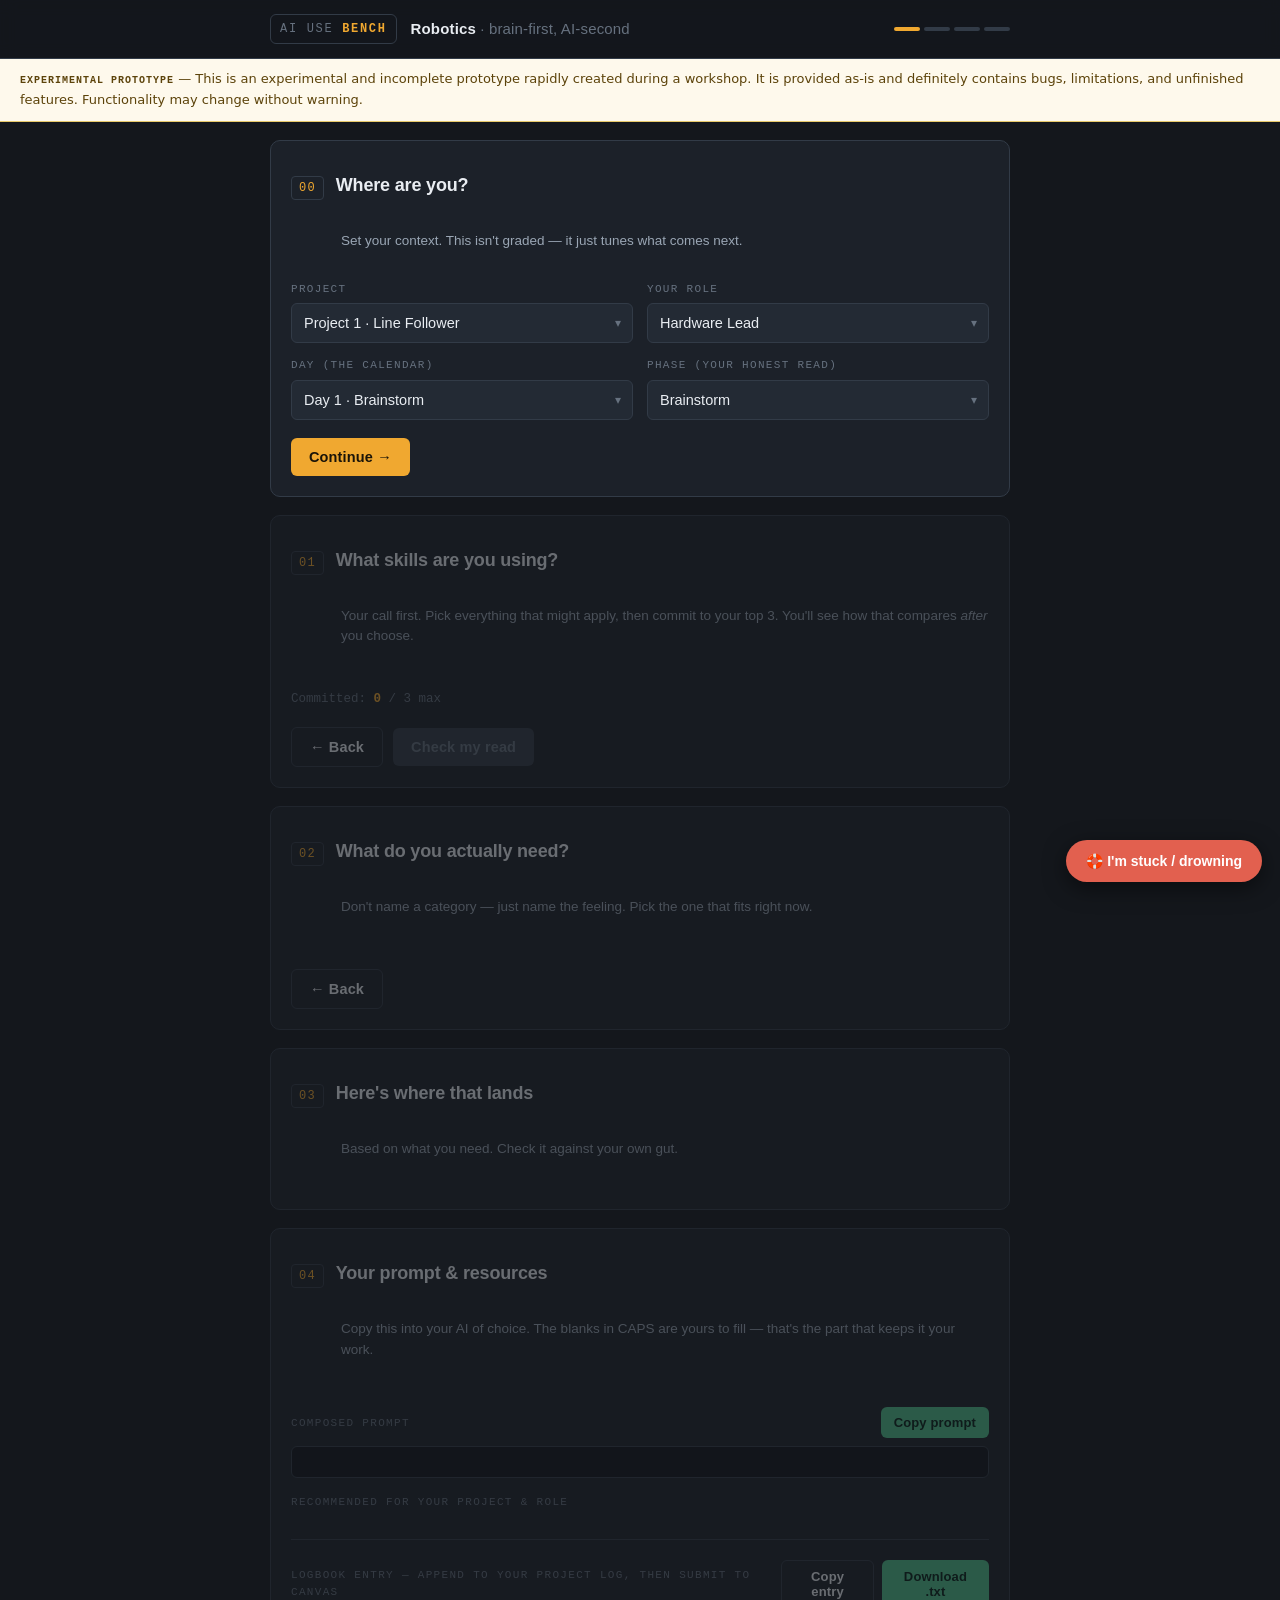
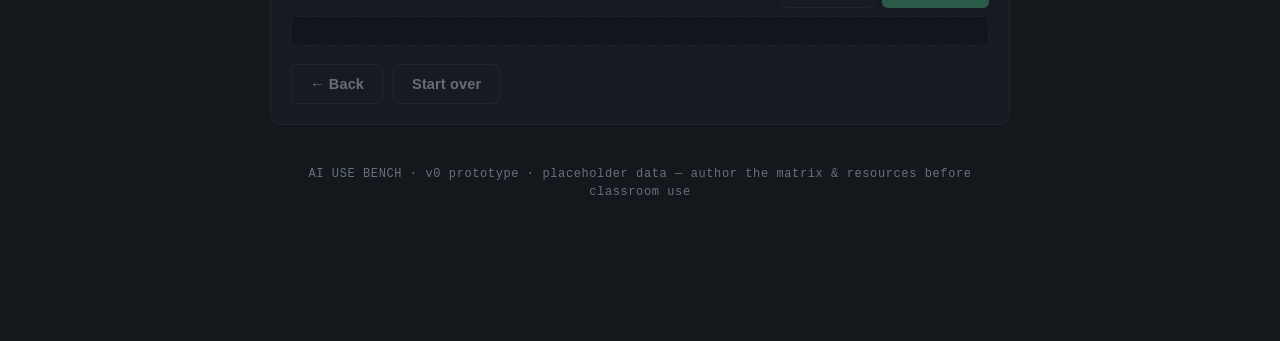
<file: student_tools/411_help/411_help_v4.html>
<!doctype html>
<html lang="en">
<head>
<meta charset="utf-8" />
<meta name="viewport" content="width=device-width, initial-scale=1" />
<title>AI Use Bench · Robotics</title>
<style>
  /* ============================================================
     DESIGN TOKENS
     Subject: a robotics workbench instrument. Not edtech-pastel.
     Palette reads like a control panel: graphite, signal amber,
     working green, fault red, clarify cyan.
     ============================================================ */
  :root{
    --bg:        #14171c;   /* deep graphite */
    --panel:     #1c2129;   /* raised panel */
    --panel-2:   #232a34;   /* inset / wells */
    --line:      #323b47;   /* hairline rule */
    --ink:       #e9edf2;   /* primary text */
    --ink-dim:   #9aa6b4;   /* secondary text */
    --ink-faint: #66717f;   /* labels, captions */

    --amber:     #f0a830;   /* signal / commit */
    --green:     #4fbf8b;   /* working / aligned / go */
    --red:       #e2604f;   /* fault / not aligned / stop */
    --cyan:      #54b6d6;   /* clarify */
    --violet:    #9a86d6;   /* plan */

    --c1: #9a86d6;  /* creativity  */
    --c2: #4fbf8b;  /* core skills */
    --c3: #54b6d6;  /* clarify     */
    --c4: #e2604f;  /* correct     */
    --c5: #f0a830;  /* construct   */

    --mono: ui-monospace, "SF Mono", "JetBrains Mono", "Roboto Mono", Menlo, Consolas, monospace;
    --sans: "Inter", -apple-system, BlinkMacSystemFont, "Segoe UI", Roboto, sans-serif;
    --r: 6px;
  }

  *{box-sizing:border-box}
  html{scroll-behavior:smooth}
  @media (prefers-reduced-motion: reduce){ html{scroll-behavior:auto} *{animation:none!important;transition:none!important} }

  body{
    margin:0; background:var(--bg); color:var(--ink);
    font-family:var(--sans); font-size:15px; line-height:1.5;
    -webkit-font-smoothing:antialiased;
  }

  /* layout shell */
  .wrap{max-width:780px; margin:0 auto; padding:0 20px 140px}
  header.top{
    position:sticky; top:0; z-index:30; background:rgba(20,23,28,.86);
    backdrop-filter:blur(8px); border-bottom:1px solid var(--line);
  }
  .top-inner{max-width:780px; margin:0 auto; padding:14px 20px; display:flex; align-items:center; gap:14px}
  .mark{
    font-family:var(--mono); font-size:12px; letter-spacing:.14em; text-transform:uppercase;
    color:var(--ink-faint); border:1px solid var(--line); padding:5px 9px; border-radius:var(--r);
    white-space:nowrap;
  }
  .mark b{color:var(--amber); font-weight:600}
  .title-h{font-size:15px; font-weight:600; letter-spacing:.01em}
  .title-h span{color:var(--ink-faint); font-weight:400}

  /* progress rail */
  .rail{display:flex; gap:4px; margin-left:auto}
  .rail i{
    width:26px; height:4px; border-radius:2px; background:var(--line);
    transition:background .3s;
  }
  .rail i.on{background:var(--amber)}
  .rail i.done{background:var(--green)}

  /* stage cards */
  .stage{
    background:var(--panel); border:1px solid var(--line); border-radius:10px;
    margin-top:18px; overflow:hidden;
    opacity:.4; pointer-events:none; transition:opacity .35s;
  }
  .stage.active{opacity:1; pointer-events:auto}
  .stage.locked-done{opacity:.62}
  .stage-hd{
    display:flex; align-items:baseline; gap:12px; padding:16px 20px 0;
  }
  .stage-no{
    font-family:var(--mono); font-size:12px; color:var(--amber);
    letter-spacing:.1em; border:1px solid var(--line); border-radius:4px;
    padding:2px 7px;
  }
  .stage-ttl{font-size:18px; font-weight:650; letter-spacing:-.01em}
  .stage-sub{color:var(--ink-dim); font-size:13.5px; padding:4px 20px 0; margin-left:50px}
  .stage-body{padding:16px 20px 20px}

  /* dropdpwn grid */
  .grid2{display:grid; grid-template-columns:1fr 1fr; gap:14px}
  @media (max-width:560px){ .grid2{grid-template-columns:1fr} }
  label.fld{display:block}
  .fld .lab{
    font-family:var(--mono); font-size:11px; letter-spacing:.12em; text-transform:uppercase;
    color:var(--ink-faint); margin-bottom:6px;
  }
  select, .txt{
    width:100%; background:var(--panel-2); color:var(--ink); border:1px solid var(--line);
    border-radius:var(--r); padding:11px 12px; font-family:var(--sans); font-size:14.5px;
    appearance:none;
  }
  select:focus, .txt:focus, button:focus-visible{outline:2px solid var(--amber); outline-offset:1px}
  .selwrap{position:relative}
  .selwrap::after{content:"▾"; position:absolute; right:12px; top:50%; transform:translateY(-50%); color:var(--ink-faint); pointer-events:none; font-size:12px}

  /* buttons */
  button{font-family:var(--sans); cursor:pointer}
  .btn{
    background:var(--amber); color:#1a1408; border:none; border-radius:var(--r);
    padding:11px 18px; font-weight:650; font-size:14.5px; letter-spacing:.01em;
  }
  .btn:disabled{background:var(--line); color:var(--ink-faint); cursor:not-allowed}
  .btn.ghost{background:transparent; color:var(--ink); border:1px solid var(--line)}
  .btn.go{background:var(--green); color:#08231a}
  .btn.sm{padding:8px 13px; font-size:13px}
  .btn-row{display:flex; gap:10px; flex-wrap:wrap; margin-top:18px; align-items:center}

  /* skill checkboxes */
  .skills{display:grid; grid-template-columns:1fr 1fr; gap:8px; margin-top:4px}
  @media (max-width:560px){ .skills{grid-template-columns:1fr} }
  .skill{
    display:flex; align-items:center; gap:10px; padding:9px 11px; cursor:pointer;
    background:var(--panel-2); border:1px solid var(--line); border-radius:var(--r);
    font-size:13.5px; transition:border-color .15s, background .15s; user-select:none;
    --skill-color:var(--amber);
  }
  .skill:hover{border-color:var(--ink-faint)}
  .skill.sel{border-color:var(--skill-color); background:color-mix(in srgb, var(--skill-color) 14%, var(--panel-2))}
  .skill .bx{
    width:16px; height:16px; border-radius:3px; border:1.5px solid var(--ink-faint);
    flex:0 0 auto; display:grid; place-items:center; font-size:11px; color:#10131a;
  }
  .skill.sel .bx{background:var(--skill-color); border-color:var(--skill-color)}
  .skill.over{opacity:.5}
  .cap-note{font-size:12.5px; color:var(--ink-faint); margin-top:10px; font-family:var(--mono)}
  .cap-note b{color:var(--amber)}

  /* matrix feedback chips */
  .fb{margin-top:16px; border-top:1px solid var(--line); padding-top:16px; display:none}
  .fb.show{display:block}
  .fb-row{display:flex; align-items:center; gap:10px; padding:7px 0; font-size:13.5px}
  .dot{width:9px; height:9px; border-radius:50%; flex:0 0 auto}
  .dot.likely{background:var(--green)}
  .dot.plausible{background:var(--amber)}
  .dot.unusual{background:var(--ink-faint)}
  .fb-verdict{color:var(--ink-dim)}
  .fb-verdict b{color:var(--ink)}

  /* mismatch banner */
  .banner{
    margin-top:14px; border-radius:var(--r); padding:13px 15px; font-size:13.5px;
    border:1px solid; display:none;
  }
  .banner.show{display:block}
  .banner.warn{background:#2a2616; border-color:var(--amber); color:#f4d79a}
  .banner.warn b{color:var(--amber)}
  .banner .ramp{margin-top:10px; display:flex; gap:8px; flex-wrap:wrap}

  /* issue buttons */
  .issues{display:flex; flex-direction:column; gap:9px; margin-top:4px}
  .issue{
    text-align:left; background:var(--panel-2); border:1px solid var(--line); color:var(--ink);
    border-radius:var(--r); padding:13px 15px; font-size:14.5px; line-height:1.35;
    display:flex; align-items:center; gap:13px; transition:border-color .15s, background .15s;
  }
  .issue:hover{border-color:var(--ink-faint)}
  .issue.sel{border-color:var(--cyan); background:#16242a}
  .issue .ic{font-family:var(--mono); font-size:12px; color:var(--ink-faint); border:1px solid var(--line); border-radius:4px; padding:3px 7px; flex:0 0 auto}
  .issue.sel .ic{color:var(--cyan); border-color:var(--cyan)}

  /* C result panel */
  .cpanel{
    margin-top:18px; border-radius:8px; border:1px solid var(--line); overflow:hidden; display:none;
  }
  .cpanel.show{display:block}
  .cpanel-hd{padding:15px 18px; display:flex; align-items:center; gap:13px}
  .ctag{
    font-family:var(--mono); font-weight:700; font-size:15px; letter-spacing:.05em;
    padding:5px 11px; border-radius:5px; color:#10131a;
  }
  .cphrase{font-style:italic; color:var(--ink); font-size:15px}
  .crule{padding:0 18px 16px; color:var(--ink-dim); font-size:14px; line-height:1.5}
  .confirm-row{padding:14px 18px; border-top:1px solid var(--line); display:flex; align-items:center; gap:12px; flex-wrap:wrap; background:var(--panel-2)}
  .confirm-q{font-size:14px; color:var(--ink)}

  /* compose */
  .compose{margin-top:18px; display:none}
  .compose.show{display:block}
  .skeleton{
    background:var(--panel-2); border:1px solid var(--line); border-radius:var(--r);
    padding:16px; font-size:15.5px; line-height:2.1; color:var(--ink);
  }
  .slot{
    display:inline-block; position:relative; vertical-align:baseline;
  }
  .slot select{
    display:inline-block; width:auto; min-width:130px; padding:4px 26px 4px 9px;
    font-size:14px; background:#2c333d; border-color:var(--cyan); color:var(--ink);
    border-radius:4px;
  }
  .blank-tag{color:var(--amber); font-family:var(--mono); font-size:13.5px; background:#2a2616; border:1px dashed var(--amber); padding:2px 8px; border-radius:4px}
  .inp-slot{
    display:inline-block; width:auto; min-width:180px; vertical-align:baseline;
    background:#2c333d; color:var(--ink); border:1px solid var(--cyan);
    border-radius:4px; padding:3px 9px; font-family:var(--sans); font-size:14px;
    margin:2px 1px;
  }
  .inp-slot::placeholder{color:var(--ink-faint); font-style:italic; font-size:13px}
  .inp-slot:focus{outline:2px solid var(--cyan); outline-offset:1px}

  /* output / prompt */
  .out{margin-top:18px; display:none}
  .out.show{display:block}
  .out-lab{font-family:var(--mono); font-size:11px; letter-spacing:.12em; text-transform:uppercase; color:var(--ink-faint); margin-bottom:8px; display:flex; justify-content:space-between; align-items:center}
  .promptbox{
    background:#10141a; border:1px solid var(--line); border-radius:var(--r);
    padding:15px; font-family:var(--mono); font-size:13.5px; line-height:1.65; color:var(--ink);
    white-space:pre-wrap; word-break:break-word;
  }
  .align-flag{
    display:inline-flex; align-items:center; gap:8px; padding:7px 12px; border-radius:var(--r);
    font-size:13px; font-weight:600; margin-bottom:12px; border:1px solid;
  }
  .align-flag.ok{background:#13271e; border-color:var(--green); color:var(--green)}
  .align-flag.meh{background:#2a2616; border-color:var(--amber); color:var(--amber)}
  .align-flag.bad{background:#2a1714; border-color:var(--red); color:var(--red)}

  .resources{margin-top:16px}
  .res-list{display:flex; flex-direction:column; gap:8px; margin-top:8px}
  .res{
    display:flex; align-items:center; gap:10px; padding:11px 13px; text-decoration:none;
    background:var(--panel-2); border:1px solid var(--line); border-radius:var(--r); color:var(--ink); font-size:14px;
  }
  .res:hover{border-color:var(--cyan)}
  .res .k{font-family:var(--mono); font-size:11px; color:var(--cyan)}

  /* core-skill (C2/C4) redirect ladder */
  .ladder{margin-top:16px; display:none}
  .ladder.show{display:block}
  .ladder ol{margin:10px 0 0; padding-left:20px}
  .ladder li{margin:8px 0; color:var(--ink-dim); font-size:14px}
  .ladder li b{color:var(--ink)}

  /* drowning hatch */
  .hatch-btn{
    position:fixed; right:18px; bottom:18px; z-index:40;
    background:var(--red); color:#fff; border:none; border-radius:30px;
    padding:13px 20px; font-weight:700; font-size:14px; box-shadow:0 6px 22px rgba(0,0,0,.5);
    display:flex; align-items:center; gap:9px;
  }
  .hatch-btn:hover{filter:brightness(1.08)}
  .modal-bg{
    position:fixed; inset:0; background:rgba(8,10,13,.72); z-index:50;
    display:none; align-items:center; justify-content:center; padding:20px;
  }
  .modal-bg.show{display:flex}
  .modal{
    background:var(--panel); border:1px solid var(--line); border-radius:12px;
    max-width:460px; width:100%; padding:24px;
  }
  .modal h3{margin:0 0 4px; font-size:19px}
  .modal p{color:var(--ink-dim); font-size:14.5px; margin:10px 0}
  .modal .step{background:var(--panel-2); border-left:3px solid var(--green); padding:12px 14px; border-radius:0 var(--r) var(--r) 0; margin:10px 0; font-size:14px}
  .modal .step b{color:var(--green)}
  .modal-close{float:right; background:none; border:none; color:var(--ink-faint); font-size:22px; line-height:1; cursor:pointer}

  /* session summary */
  .summary{margin-top:18px; display:none}
  .summary.show{display:block}
  .summarybox{
    background:#10141a; border:1px dashed var(--line); border-radius:var(--r);
    padding:14px; font-family:var(--mono); font-size:12.5px; line-height:1.6; color:var(--ink-dim);
    white-space:pre-wrap; max-height:240px; overflow:auto;
  }
  .toast{
    position:fixed; bottom:80px; left:50%; transform:translateX(-50%) translateY(20px);
    background:var(--green); color:#08231a; padding:11px 20px; border-radius:30px; font-weight:650;
    font-size:14px; opacity:0; pointer-events:none; transition:.25s; z-index:60;
  }
  .toast.show{opacity:1; transform:translateX(-50%) translateY(0)}

  .hint{color:var(--ink-faint); font-size:12.5px; margin-top:6px}
  .divider{height:1px; background:var(--line); margin:20px 0}
  footer.foot{text-align:center; color:var(--ink-faint); font-size:12px; font-family:var(--mono); margin-top:40px; letter-spacing:.05em}
</style>
</head>
<body>

<header class="top">
  <div class="top-inner">
    <div class="mark">AI&nbsp;USE&nbsp;<b>BENCH</b></div>
    <div class="title-h">Robotics&nbsp;<span>· brain-first, AI-second</span></div>
    <div class="rail" id="rail">
      <i class="on"></i><i></i><i></i><i></i>
    </div>
  </div>
</header>

<!-- PROTOTYPE NOTICE -->
<div style="background:#fef9ec;border-bottom:1px solid #e8c96a;padding:10px 20px;font-size:13px;line-height:1.6;color:#5c430a;font-family:system-ui,sans-serif;">
  <span style="font-family:monospace;font-size:10px;letter-spacing:0.1em;text-transform:uppercase;font-weight:700;">Experimental Prototype</span>
  — This is an experimental and incomplete prototype rapidly created during a workshop. It is provided as-is and definitely contains bugs, limitations, and unfinished features. Functionality may change without warning.
</div>

<div class="wrap">

  <!-- ======================= STAGE 0 ======================= -->
  <section class="stage active" id="s0">
    <div class="stage-hd"><span class="stage-no">00</span><h2 class="stage-ttl">Where are you?</h2></div>
    <p class="stage-sub">Set your context. This isn't graded — it just tunes what comes next.</p>
    <div class="stage-body">
      <div class="grid2">
        <label class="fld"><div class="lab">Project</div>
          <div class="selwrap"><select id="f-project"></select></div></label>
        <label class="fld"><div class="lab">Your role</div>
          <div class="selwrap"><select id="f-role"></select></div></label>
        <label class="fld"><div class="lab">Day (the calendar)</div>
          <div class="selwrap"><select id="f-day"></select></div></label>
        <label class="fld"><div class="lab">Phase (your honest read)</div>
          <div class="selwrap"><select id="f-phase"></select></div></label>
      </div>
      <div class="btn-row">
        <button class="btn" id="s0-next">Continue →</button>
      </div>
    </div>
  </section>

  <!-- ======================= STAGE 1 ======================= -->
  <section class="stage" id="s1">
    <div class="stage-hd"><span class="stage-no">01</span><h2 class="stage-ttl">What skills are you using?</h2></div>
    <p class="stage-sub">Your call first. Pick everything that might apply, then commit to your top 3. You'll see how that compares <em>after</em> you choose.</p>
    <div class="stage-body">
      <div class="skills" id="skillgrid"></div>
      <div class="cap-note">Committed: <b id="skillcount">0</b> / 3 max</div>

      <div class="btn-row">
        <button class="btn ghost" id="s1-back">← Back</button>
        <button class="btn" id="s1-check" disabled>Check my read</button>
      </div>

      <div class="banner warn" id="mismatch">
        <span id="mismatch-text"></span>
        <div class="ramp">
          <button class="btn ghost sm" data-ramp="email">Draft a note to my teacher</button>
          <button class="btn ghost sm" data-ramp="triage">Triage the next 2 days</button>
        </div>
      </div>

      <div class="fb" id="matrixfb">
        <div class="cap-note" style="margin-bottom:8px">HOW YOUR PICKS COMPARE — these are priors, not verdicts. You know your situation better than the table does.</div>
        <div id="fb-rows"></div>
        <div class="btn-row">
          <button class="btn" id="s1-next">These are my skills →</button>
        </div>
      </div>
    </div>
  </section>

  <!-- ======================= STAGE 2 ======================= -->
  <section class="stage" id="s2">
    <div class="stage-hd"><span class="stage-no">02</span><h2 class="stage-ttl">What do you actually need?</h2></div>
    <p class="stage-sub">Don't name a category — just name the feeling. Pick the one that fits right now.</p>
    <div class="stage-body">
      <div class="issues" id="issuelist"></div>
      <div class="btn-row">
        <button class="btn ghost" id="s2-back">← Back</button>
      </div>
    </div>
  </section>

  <!-- ======================= STAGE 3 ======================= -->
  <section class="stage" id="s3">
    <div class="stage-hd"><span class="stage-no">03</span><h2 class="stage-ttl">Here's where that lands</h2></div>
    <p class="stage-sub">Based on what you need. Check it against your own gut.</p>
    <div class="stage-body">
      <div class="cpanel" id="cpanel">
        <div class="cpanel-hd">
          <span class="ctag" id="ctag">C?</span>
          <span class="cphrase" id="cphrase"></span>
        </div>
        <div class="crule" id="crule"></div>
        <div class="confirm-row">
          <span class="confirm-q">Does that feel right?</span>
          <button class="btn go sm" id="c-yes">Yes, that's it</button>
          <button class="btn ghost sm" id="c-no">Not really</button>
        </div>
      </div>

      <!-- compose path (C1/C2/C3/C5) -->
      <div class="compose" id="compose">
        <div class="cap-note" style="margin-bottom:10px">BUILD YOUR ASK — fill the slots. The options here are scoped to keep you in bounds.</div>
        <div class="skeleton" id="skeleton"></div>
        <div class="btn-row">
          <button class="btn ghost" id="s3-back">← Back</button>
          <button class="btn" id="s3-build">Generate my prompt →</button>
        </div>
      </div>

      <!-- core-skill redirect path (C4→C2) -->
      <div class="ladder" id="ladder">
        <div class="banner warn show" style="margin-top:0">
          <b id="ladder-head">This is core-skill work.</b>
          <div id="ladder-why" style="margin-top:6px"></div>
        </div>
        <div class="cap-note" style="margin-top:16px">DO THIS FIRST — before any AI:</div>
        <ol id="ladder-steps"></ol>
        <div class="btn-row">
          <button class="btn ghost" id="s3-back2">← Back</button>
          <button class="btn ghost" id="ladder-toprompt">I've attempted — now let me ask AI to explain</button>
        </div>
      </div>
    </div>
  </section>

  <!-- ======================= STAGE 4 ======================= -->
  <section class="stage" id="s4">
    <div class="stage-hd"><span class="stage-no">04</span><h2 class="stage-ttl">Your prompt &amp; resources</h2></div>
    <p class="stage-sub">Copy this into your AI of choice. The blanks in CAPS are yours to fill — that's the part that keeps it your work.</p>
    <div class="stage-body">

      <div id="alignflag"></div>

      <div class="out show" id="promptout">
        <div class="out-lab"><span>Composed prompt</span><button class="btn go sm" id="copybtn">Copy prompt</button></div>
        <div class="promptbox" id="promptbox"></div>
      </div>

      <div class="resources" id="resblock">
        <div class="out-lab" style="margin-top:4px"><span>Recommended for your project &amp; role</span></div>
        <div class="res-list" id="reslist"></div>
      </div>

      <div class="divider"></div>

      <div class="summary show" id="summaryblock">
        <div class="out-lab"><span>Logbook entry — append to your project log, then submit to Canvas</span><span style="display:flex; gap:8px"><button class="btn ghost sm" id="copysummary">Copy entry</button><button class="btn go sm" id="dlsummary">Download .txt</button></span></div>
        <div class="summarybox" id="summarybox"></div>
      </div>

      <div class="btn-row">
        <button class="btn ghost" id="s4-back">← Back</button>
        <button class="btn ghost" id="restart">Start over</button>
      </div>
    </div>
  </section>

  <footer class="foot">AI USE BENCH · v0 prototype · placeholder data — author the matrix &amp; resources before classroom use</footer>
</div>

<!-- drowning hatch -->
<button class="hatch-btn" id="hatch">🛟 I'm stuck / drowning</button>
<div class="modal-bg" id="modalbg">
  <div class="modal">
    <button class="modal-close" id="modalclose">×</button>
    <h3>Okay. Breathe.</h3>
    <p>You're not behind as a person. One piece of a robot is being stubborn. That's all this is.</p>
    <div class="step"><b>1.</b> Name the <em>smallest</em> thing that's broken right now. Not the whole project — the one wire, the one line, the one wheel.</div>
    <div class="step"><b>2.</b> Say out loud (or write) what you <em>expected</em> to happen vs. what <em>did</em>. That sentence is usually 80% of the answer.</div>
    <div class="step"><b>3.</b> Still stuck? Grab a teammate or me before AI. Two minutes of human help beats twenty of prompt-wrestling.</div>
    <p style="font-size:13px; color:var(--ink-faint)">AI is a tool to avoid overwhelm — not the escape hatch from it. When you're ready, close this and the bench will still be here.</p>
    <div class="btn-row" style="margin-top:6px">
      <button class="btn ghost sm" id="modal-email">This project's in real trouble — help me email my teacher</button>
    </div>
  </div>
</div>

<div class="toast" id="toast">Copied ✓</div>

<script>
/* ============================================================
   ░░ AUTHORING ZONE ░░
   Everything a teacher edits lives in CONFIG below.
   The engine underneath reads from it and shouldn't need touching.
   ============================================================ */
const CONFIG = {

  /* --- dropdown options ------------------------------------ */
  projects: ["Project 1 · Line Follower", "Project 2 · (name me)", "Project 3 · (name me)"],
  roles:    ["Hardware Lead", "Software Lead", "Test / QA", "Docs / Comms"],
  days:     ["Day 1 · Brainstorm", "Day 2 · Build", "Day 3 · Integrate", "Day 4 · Revise", "Day 5 · Showcase", "Day 6 · Reflect"],
  phases:   ["Brainstorm", "Build", "Integrate", "Revise", "Showcase", "Reflect"],

  /* the 15 CS skills (order = id 0..14 — this order is the STABLE id the
     matrix arrays index against; the on-screen order is shuffled separately).
     Each entry may be a plain string OR {name, color}. `color` sets the chip
     highlight when that skill is selected (any CSS color). Omit = default amber. */
  skills: [
    { name:"Speaking in Translations",     color:"#54b6d6" },
    { name:"Building SW & HW",             color:"#9a86d6" },
    { name:"Experimental Design & Obs.",   color:"#4fbf8b" },
    { name:"Exploration & Research",       color:"#e2604f" },
    { name:"Understanding Systems",        color:"#caa04a" },
    { name:"Writing",                      color:"#54b6d6" },
    { name:"(re)Factoring SW & HW",        color:"#9a86d6" },
    { name:"Intentional Design",           color:"#4fbf8b" },
    { name:"Curiosity",                    color:"#e2604f" },
    { name:"Designing Systems",            color:"#caa04a" },
    { name:"Collaboration",                color:"#54b6d6" },
    { name:"Testing SW & HW",              color:"#9a86d6" },
    { name:"Citizenship in Open Source",   color:"#4fbf8b" },
    { name:"Questioning Impact",           color:"#e2604f" },
    { name:"Tooling",                      color:"#caa04a" },
  ],

  /* --- which DAY a phase is "expected" on, for mismatch check ---
     index aligns to phases[]; value is the day number it usually maps to. */
  phaseExpectedDay: { Brainstorm:1, Build:2, Integrate:3, Revise:4, Showcase:5, Reflect:6 },

  /* --- THE MATRIX -----------------------------------------
     matrix[project][role][phase] = array of 15 values in {0,1,2}
        2 = likely    1 = plausible    0 = unusual
     PLACEHOLDER: every cell currently defaults via makeDefault().
     Replace the default function output with your authored arrays,
     OR override specific cells in `matrixOverrides`.
     -------------------------------------------------------- */
  matrixOverrides: {
    // EXAMPLE of how to override one cell (delete or edit freely):
    // "Project 1 · Line Follower||Hardware Lead||Build":
    //   [0,2,0,1,1,0,1,2,1,1,1,1,0,0,2]
  },

  /* --- ISSUE → C SEEDS -------------------------------------
     Each issue maps to a C. (role, skills) can nudge but issue dominates. */
  issues: [
    { id:"inspo",  label:"I need more information or inspiration",          ic:"C1", c:"C1" },
    { id:"whatis", label:"I need help figuring out what this skill even is", ic:"C2", c:"C2" },
    { id:"whatwrong", label:"I need help figuring out what the issue is",    ic:"C3", c:"C3" },
    { id:"fixknown", label:"I need help fixing a problem I've already pinned down", ic:"C4", c:"C4" },
    { id:"breakdown", label:"I need help breaking the problem into steps",   ic:"C5", c:"C5" },
  ],

  /* --- THE C DEFINITIONS ----------------------------------- */
  Cs: {
    C1:{ name:"Creativity", phrase:"Create First, Sift in Dialogue", color:"var(--c1)",
         rule:"Make your own attempt first — even a rough one. AI can expand or remix what you've already created, but it shouldn't hand you the first idea. That instinct is the thing you're building." },
    C2:{ name:"Core Skills", phrase:"Attempt → Ask → Audit", color:"var(--c2)",
         rule:"This is the heart of the course and can't be outsourced. Make an honest attempt, then AI may explain a concept or offer guidance — but you stay responsible for auditing its answer against your own understanding." },
    C3:{ name:"Clarify Issues", phrase:"Point It Out", color:"var(--c3)",
         rule:"AI can broaden what you see — explain a message, list possible causes, define a term. It may NOT diagnose your specific problem or pick the cause for you. Clarification yes; diagnosis no." },
    C4:{ name:"Correct Issues", phrase:"Redirect to Core Skills", color:"var(--c4)",
         rule:"Diagnosing the root cause and choosing the fix IS a core skill (C2). So this routes you back to C2: attempt the fix yourself first. AI may explain possibilities after you try — it can't choose or implement the fix." },
    C5:{ name:"Construct Plans", phrase:"Schedule It Out", color:"var(--c5)",
         rule:"Fair game. AI can help you break work down, sequence it, build checklists, and organize your week. It scaffolds how you manage the work — not the thinking inside it." },
  },

  /* --- PROMPT PREAMBLE (#5) -------------------------------
     Boilerplate prepended to EVERY composed prompt, before the rule header.
     Give the AI helpful, NON-limiting class/system context so students get
     useful results. Use \n for line breaks. Leave "" to disable.
     {project} {role} {phase} {day} auto-fill if present. */
  promptPreamble:
`Context for the AI: I'm a high-school student in an intro robotics class. We work in a 6-day engineering cycle (Brainstorm, Build, Integrate, Revise, Showcase, Reflect). Right now I'm working on {project} as the {role}, in the {phase} phase. Please give clear, beginner-friendly explanations and assume I'm learning — not looking for you to do the work for me.`,

  /* --- COMPOSE GRAMMARS ------------------------------------
     For C1/C2/C3/C5: a skeleton with tokens. Token types:
       {slot}            -> dropdown; options come from slots:{}
       {BLANK:LABEL}     -> a bare [LABEL] tag in the prompt (fill after pasting)
       {INPUT:LABEL|hint}-> a text box the student types into IN the tool;
                            `hint` is placeholder text. Use for "show your work".
     C4 has NO grammar — it redirects to C2's grammar via the ladder.
     -------------------------------------------------------- */

  /* SHARED "it doesn't work" troubleshooting template (single source).
     Referenced by the C3 grammar AND the C2/C4 ladder's "now ask" step,
     so the same intake form appears no matter how the student routed here.
     Edit it once, here. */
  troubleshootTemplate:
    "I am trying to get my {subsystem} to {INPUT:DO WHAT|e.g. follow the black line / turn left on a sensor trigger}. " +
    "Instead it is {INPUT:DOING WHAT|e.g. drifting right / stopping after 2 seconds}. " +
    "I tried {INPUT:ATTEMPT 1|e.g. recalibrating the sensors}, {INPUT:ATTEMPT 2|e.g. swapping the motor leads}, " +
    "and {INPUT:ATTEMPT 3|e.g. slowing the loop speed}, and saw {INPUT:WHAT I OBSERVED|e.g. it still veers after the first turn}. " +
    "Can you help me understand what might be going on? Don't just give me the fix — I want to find it myself.",
  troubleshootSlots:{
    subsystem:["robot","drive motors","line sensor","ultrasonic sensor","control loop","wiring","chassis","code"]
  },

  grammars: {
    C1:{
      skeleton: "Give me {n} different {kind} for {BLANK:MY TOPIC}. I've already sketched my own first idea — {variation} — and I want to see other directions before I commit.",
      slots:{
        n:["3","5","several"],
        kind:["approaches","rough concepts","analogies","starting points","framings"],
        variation:["I'll keep it / build on it","I might toss it","just for contrast"]
      }
    },
    C2:{
      skeleton: "I'm trying to understand {concept}. Here's my attempt: {INPUT:WHAT I TRIED|describe what you actually did and where you got stuck}. Explain the underlying idea so I can {goal} — but don't write the final answer for me; I want to audit your explanation against my own work.",
      slots:{
        concept:["how this works","why this is structured this way","what this term means","the reasoning behind this method"],
        goal:["check my reasoning","find where my logic breaks","build it myself","spot my misconception"]
      }
    },
    C3:{
      /* uses the SHARED troubleshooting template */
      useTemplate:"troubleshoot"
    },
    C5:{
      skeleton: "Help me break down {scope} into a sequence of steps and a checklist. I've got {constraint}. Organize the work — don't do the technical parts, just the plan.",
      slots:{
        scope:["this project","this assignment","my week","this build sprint","this debugging session"],
        constraint:["this much time: ___","these milestones: ___","these blockers: ___","this deadline: ___"]
      }
    }
  },

  /* --- CORE-SKILL LADDER (shown for C2 and C4→C2) ---------- */
  ladder: {
    head: "This is core-skill work — the kind that can't be handed off.",
    steps: [
      "<b>Attempt.</b> Make your own honest try at the fix or the reasoning. Write down what you think is happening.",
      "<b>Narrow.</b> Reproduce it small. What's the least you can do to make the problem appear or disappear?",
      "<b>Then ask.</b> Once you've tried, AI may explain the <em>concept</em> — but you choose and implement the fix and audit what it tells you.",
    ]
  },

  /* --- ALIGNMENT CHECK on composed prompt ------------------
     Since compose is menu-driven it's almost always aligned, but if a
     student picked C, said "no" to the confirm, or composed oddly, we flag.
     Returns {level, text}. level: ok | meh | bad  */
  alignDefault: { level:"ok", text:"Well aligned — this ask stays inside the rule for this work." },
  alignDisagreed: { level:"meh", text:"You weren't sure this was the right category. That's fine — but double-check the ask matches what you actually need before you send it." },

  /* --- RESOURCES (by project, then role; fallback to project-wide) --- */
  resources: {
    "Project 1 · Line Follower":{
      _all:[ {k:"DOC", label:"Line-follower starter notes", url:"#"},
             {k:"REF", label:"Sensor basics explainer", url:"#"} ],
      "Hardware Lead":[ {k:"GUIDE", label:"Wiring & chassis checklist", url:"#"} ],
      "Software Lead":[ {k:"GUIDE", label:"Control-loop concepts (no code)", url:"#"} ],
      "Test / QA":[ {k:"SHEET", label:"Test-case template", url:"#"} ],
      "Docs / Comms":[ {k:"TMPL", label:"Logbook template Pt 1–4", url:"#"} ],
    }
  },

  /* --- OFF-RAMP TEMPLATES (mismatch / drowning) ------------ */
  rampTemplates:{
    email:
`To: [teacher]
Subject: [Project] — falling behind, need a check-in

Hi [teacher],

My team is on [DAY] but realistically still in the [PHASE] phase. Here's where we actually are:
- Working: ___
- Stuck on: ___
- What we think we need: ___

Could we get a few minutes to triage? Thanks.`,
    triage:
`NEXT 2 DAYS — TRIAGE
Must-fix (project fails without it):
  1. ___
Should-fix (hurts but survivable):
  1. ___
Can-defer (note it, move on):
  1. ___
Who owns what:
  - ___`
  }
};

/* ============================================================
   ░░ ENGINE ░░  (shouldn't need editing to author content)
   ============================================================ */
const $ = s => document.querySelector(s);
const $$ = s => [...document.querySelectorAll(s)];
const state = { project:null, role:null, day:null, phase:null, skills:[], committed:[], issue:null, C:null, confirmed:null, composed:"", align:null };

/* ---- normalize skills: accept string OR {name,color}; attach stable id ---- */
const SKILLS = CONFIG.skills.map((s,i)=>{
  const o = (typeof s==="string") ? {name:s} : {...s};
  o.id = i;                       // stable id = authored position
  o.color = o.color || "var(--amber)";
  return o;
});
let skillOrder = SKILLS.map(s=>s.id);   // display order (shuffled per visit)
function shuffle(a){ for(let i=a.length-1;i>0;i--){ const j=Math.floor(Math.random()*(i+1)); [a[i],a[j]]=[a[j],a[i]]; } return a; }

/* ---- matrix default + lookup ---- */
function makeDefault(){ // bland placeholder: most plausible, a few likely
  return SKILLS.map((_,i)=> (i%5===1?2 : i%3===0?1 : i%4===0?0 : 1));
}
function matrixCell(project, role, phase){
  const key = `${project}||${role}||${phase}`;
  if(CONFIG.matrixOverrides[key]) return CONFIG.matrixOverrides[key];
  return makeDefault();
}

/* ---- populate dropdowns ---- */
function fillSelect(el, arr){ el.innerHTML = arr.map(v=>`<option>${v}</option>`).join(""); }
fillSelect($("#f-project"), CONFIG.projects);
fillSelect($("#f-role"), CONFIG.roles);
fillSelect($("#f-day"), CONFIG.days);
fillSelect($("#f-phase"), CONFIG.phases);

/* ---- stage navigation ---- */
const stages = ["s0","s1","s2","s3","s4"];
function activate(id){
  stages.forEach(s=>{
    const el=$("#"+s);
    if(s===id){ el.classList.add("active"); el.classList.remove("locked-done"); }
    else if(stages.indexOf(s)<stages.indexOf(id)){ el.classList.remove("active"); el.classList.add("locked-done"); }
    else { el.classList.remove("active","locked-done"); }
  });
  // rail: 4 segments roughly mapped
  const idx = stages.indexOf(id);
  $$("#rail i").forEach((seg,i)=>{
    seg.className = i < idx ? "done" : (i===idx-1?"on": (i===Math.min(idx,3)?"on":""));
  });
  // simpler rail logic
  $$("#rail i").forEach((seg,i)=>{
    seg.className=""; if(i<Math.min(idx,4)) seg.classList.add("done"); else if(i===Math.min(idx,3)) seg.classList.add("on");
  });
  $("#"+id).scrollIntoView({behavior:"smooth", block:"start"});
}

/* ---- STAGE 0 ---- */
$("#s0-next").onclick = ()=>{
  state.project=$("#f-project").value; state.role=$("#f-role").value;
  state.day=$("#f-day").value; state.phase=$("#f-phase").value;
  buildSkillGrid();
  activate("s1");
};

/* ---- STAGE 1 : skills ---- */
function buildSkillGrid(reshuffle=true){
  const grid=$("#skillgrid"); grid.innerHTML="";
  if(reshuffle) skillOrder = shuffle(SKILLS.map(s=>s.id));   // fresh shuffle (#3)
  skillOrder.forEach(id=>{
    const sk=SKILLS[id];
    const d=document.createElement("div");
    d.className="skill"; d.dataset.i=id;
    if(state.committed.includes(id)) d.classList.add("sel");  // restore on back-nav
    d.style.setProperty("--skill-color", sk.color);   // per-skill color (#4)
    d.innerHTML=`<span class="bx">✓</span><span>${sk.name}</span>`;
    d.onclick=()=>toggleSkill(id,d);
    grid.appendChild(d);
  });
  updateSkillCount();
}
function toggleSkill(i,el){
  const at = state.committed.indexOf(i);
  if(at>=0){ state.committed.splice(at,1); el.classList.remove("sel"); }
  else{
    if(state.committed.length>=3) return; // cap
    state.committed.push(i); el.classList.add("sel");
  }
  updateSkillCount();
}
function updateSkillCount(){
  $("#skillcount").textContent=state.committed.length;
  $("#s1-check").disabled = state.committed.length===0;
  // dim non-selected when at cap
  const atCap = state.committed.length>=3;
  $$(".skill").forEach(el=>{
    const i=+el.dataset.i;
    el.classList.toggle("over", atCap && !state.committed.includes(i));
  });
}

$("#s1-check").onclick = ()=>{
  // mismatch check
  const expDay = CONFIG.phaseExpectedDay[state.phase];
  const curDay = CONFIG.days.indexOf(state.day)+1;
  const mm=$("#mismatch");
  if(expDay && curDay && curDay>expDay+0){ // calendar ahead of phase
    if(curDay>expDay){
      $("#mismatch-text").innerHTML = `<b>Heads up:</b> you're on <b>${state.day}</b> but you described yourself as still in the <b>${state.phase}</b> phase. That gap is normal once or twice — but if it keeps happening, the project may be slipping behind the calendar.`;
      mm.classList.add("show");
    }
  } else { mm.classList.remove("show"); }

  // matrix feedback
  const cell = matrixCell(state.project, state.role, state.phase);
  const rows=$("#fb-rows"); rows.innerHTML="";
  state.committed.forEach(i=>{
    const v=cell[i]; // 0/1/2
    const map={2:["likely","Likely for this phase &mdash; good read."],
               1:["plausible","Plausible &mdash; reasonable to be here."],
               0:["unusual","Unusual this early/late &mdash; but if you're sure, you know your situation."]};
    const [cls,txt]=map[v];
    rows.insertAdjacentHTML("beforeend",
      `<div class="fb-row"><span class="dot ${cls}"></span><span class="fb-verdict"><b>${SKILLS[i].name}</b> — ${txt}</span></div>`);
  });
  $("#matrixfb").classList.add("show");
};

/* off-ramps */
$$("[data-ramp]").forEach(b=> b.onclick=()=> emitRamp(b.dataset.ramp));
function emitRamp(kind){
  let t=CONFIG.rampTemplates[kind]||"";
  t=t.replace(/\[DAY\]/g,state.day||"[day]").replace(/\[PHASE\]/g,state.phase||"[phase]")
     .replace(/\[Project\]|\[PROJECT\]/g,state.project||"[project]");
  copyText(t, kind==="email"?"Email draft copied ✓":"Triage list copied ✓");
}

$("#s1-next").onclick = ()=>{
  state.skills = state.committed.map(i=>SKILLS[i].name);
  buildIssues();
  activate("s2");
};

/* ---- STAGE 2 : issues ---- */
function buildIssues(){
  const list=$("#issuelist"); list.innerHTML="";
  CONFIG.issues.forEach(iss=>{
    const b=document.createElement("button");
    b.className="issue"; b.innerHTML=`<span class="ic">${iss.ic}</span><span>${iss.label}</span>`;
    b.onclick=()=>{ state.issue=iss; pickIssue(iss); };
    list.appendChild(b);
  });
}
function pickIssue(iss){
  $$(".issue").forEach(el=>el.classList.remove("sel"));
  event.currentTarget.classList.add("sel");
  state.C = iss.c;
  renderC();
  activate("s3");
}

/* ---- STAGE 3 : C result + confirm ---- */
function renderC(){
  const C = CONFIG.Cs[state.C];
  $("#ctag").textContent = state.C;
  $("#ctag").style.background = C.color;
  $("#cphrase").textContent = `"${C.phrase}"`;
  $("#crule").innerHTML = `<b style="color:${C.color}">${state.C} · ${C.name}.</b> ${C.rule}`;
  $("#cpanel").classList.add("show");
  // reset downstream
  $("#compose").classList.remove("show");
  $("#ladder").classList.remove("show");
}
$("#c-yes").onclick = ()=>{ state.confirmed=true; afterConfirm(); };
$("#c-no").onclick  = ()=>{ state.confirmed=false; afterConfirm(); };

function afterConfirm(){
  // C4 redirects to C2 path (core-skill ladder). C2 also shows ladder first.
  if(state.C==="C4" || state.C==="C2"){
    showLadder();
  } else {
    showCompose(state.C);
  }
}

function showLadder(){
  $("#compose").classList.remove("show");
  const L=CONFIG.ladder;
  $("#ladder-head").innerHTML = L.head;
  $("#ladder-why").innerHTML = state.C==="C4"
    ? `You said you've already pinned down the problem and want the fix. Choosing and making that fix <em>is</em> the core skill — so this routes back to <b>C2</b>. Try it yourself first; AI can explain after.`
    : `You're building a skill that's the heart of the course. Attempt first — AI explains after, and you audit it.`;
  $("#ladder-steps").innerHTML = L.steps.map(s=>`<li>${s}</li>`).join("");
  $("#ladder").classList.add("show");
}
$("#ladder-toprompt").onclick = ()=>{
  // From a C4 redirect, the right "now ask" form is the shared troubleshooting
  // template (it proves the attempt). From pure C2, use the C2 grammar.
  showCompose(state.C==="C4" ? "C3" : "C2");
};

/* resolve a grammar: handle useTemplate redirection -> {skeleton, slots} */
function resolveGrammar(forC){
  const g=CONFIG.grammars[forC];
  if(g && g.useTemplate==="troubleshoot"){
    return { skeleton:CONFIG.troubleshootTemplate, slots:CONFIG.troubleshootSlots||{} };
  }
  return { skeleton:g.skeleton, slots:g.slots||{} };
}

function showCompose(forC){
  state.C_effective = forC;
  const {skeleton, slots} = resolveGrammar(forC);
  state._activeSkeleton = skeleton;   // remember for buildPrompt
  $("#ladder").classList.remove("show");
  const sk=$("#skeleton"); sk.innerHTML="";
  // parse skeleton into text + dropdowns + typed inputs + bare blanks
  const parts = skeleton.split(/(\{[^}]+\})/);
  parts.forEach(p=>{
    const m=p.match(/^\{([^}]+)\}$/);
    if(!m){ sk.appendChild(document.createTextNode(p)); return; }
    const tok=m[1];
    if(tok.startsWith("INPUT:")){
      // {INPUT:LABEL|hint}  -> inline text box the student types into
      const body=tok.slice(6);
      const [label,hint]=body.split("|");
      const inp=document.createElement("input");
      inp.type="text"; inp.className="inp-slot"; inp.dataset.label=label.trim();
      inp.placeholder=(hint||label).trim();
      inp.setAttribute("aria-label",label.trim());
      sk.appendChild(inp);
    } else if(tok.startsWith("BLANK:")){
      const span=document.createElement("span");
      span.className="blank-tag"; span.textContent=tok.slice(6);
      sk.appendChild(span);
    } else {
      const opts=slots[tok]||[];
      const wrap=document.createElement("span"); wrap.className="slot";
      const sel=document.createElement("select"); sel.dataset.slot=tok;
      sel.innerHTML=opts.map(o=>`<option>${o}</option>`).join("");
      wrap.appendChild(sel); sk.appendChild(wrap);
    }
  });
  $("#compose").classList.add("show");
}

$("#s3-build").onclick = ()=>{ buildPrompt(); activate("s4"); };

/* ---- STAGE 4 : assemble prompt + resources + summary ---- */
function buildPrompt(){
  const forC = state.C_effective || state.C;
  let out = state._activeSkeleton || resolveGrammar(forC).skeleton;
  // dropdowns
  $$("#skeleton select").forEach(sel=>{
    out=out.replace(`{${sel.dataset.slot}}`, sel.value);
  });
  // typed inputs: fill with what the student wrote, else a bracketed label
  $$("#skeleton input.inp-slot").forEach(inp=>{
    const label=inp.dataset.label;
    const val=inp.value.trim();
    out=out.replace(/\{INPUT:[^}]+\}/, val || `[${label}]`);
  });
  // any leftover bare blanks -> bracketed tags
  out=out.replace(/\{BLANK:([^}]+)\}/g, (_,l)=>`[${l}]`);

  // alignment flag
  state.align = state.confirmed===false ? CONFIG.alignDisagreed : CONFIG.alignDefault;
  const flag=$("#alignflag");
  const cls = state.align.level==="ok"?"ok":state.align.level==="meh"?"meh":"bad";
  flag.innerHTML = `<span class="align-flag ${cls}">${state.align.level==="ok"?"✓":"!"} ${state.align.text}</span>`;

  // bake the warning + rule into the copied text (your option B)
  const C=CONFIG.Cs[forC];
  const header = `# AI use under the ${forC} rule ("${C.phrase}")\n`+
                 `# Reminder: ${C.rule}\n`+
                 (state.confirmed===false?`# NOTE: I wasn't sure this was the right category — flagged for honesty.\n`:``)+
                 `\n`;
  // authorable class/system preamble (#5), with field fills
  let pre = (CONFIG.promptPreamble||"").trim();
  if(pre){
    pre = pre.replace(/\{project\}/g,state.project||"")
             .replace(/\{role\}/g,state.role||"")
             .replace(/\{phase\}/g,state.phase||"")
             .replace(/\{day\}/g,state.day||"");
    pre = pre + "\n\n";
  }
  state.composed = pre + header + out;
  $("#promptbox").textContent = state.composed;

  buildResources();
  buildSummary();
}

function buildResources(){
  const list=$("#reslist"); list.innerHTML="";
  const proj=CONFIG.resources[state.project];
  let items=[];
  if(proj){ items=items.concat(proj._all||[]); items=items.concat(proj[state.role]||[]); }
  if(!items.length){ items=[{k:"—",label:"No resources authored yet for this project/role.",url:"#"}]; }
  list.innerHTML=items.map(r=>`<a class="res" href="${r.url}" target="_blank" rel="noopener"><span class="k">${r.k}</span><span>${r.label}</span></a>`).join("");
}

function buildSummary(){
  const forC=state.C_effective||state.C;
  const now=new Date();
  const tsISO=now.toISOString();
  const tsHuman=now.toLocaleString();
  // prompt as ONE line (strip the # rule-header comments and collapse newlines)
  const promptOneLine = state.composed
    .split("\n").filter(l=>!l.startsWith("#")).join(" ")
    .replace(/\s+/g," ").trim();
  const skillsStr = state.skills.join("; ")||"—";

  // Machine-parseable entry. Delimiters let many entries live in one file.
  // Keep "Key: value" stable — the dashboard parses these exact keys.
  const txt=
`===== AI USE BENCH ENTRY =====
Timestamp: ${tsISO}
Recorded: ${tsHuman}
Project: ${state.project}
Role: ${state.role}
Day: ${state.day}
Phase: ${state.phase}
Skills: ${skillsStr}
Issue: ${state.issue?state.issue.label:"—"}
LandedC: ${state.C}
EffectiveC: ${forC}
FeltRight: ${state.confirmed===true?"yes":state.confirmed===false?"no":"—"}
Alignment: ${state.align?state.align.level:"—"}
Prompt: ${promptOneLine}
===== END ENTRY =====`;
  state.logEntry = txt;
  $("#summarybox").textContent=txt;

  // also log to console for GitHub-Pages client-side logging
  console.log("[AIUseBench]", {project:state.project, role:state.role, day:state.day,
    phase:state.phase, skills:state.skills, issue:state.issue?.id, C:state.C,
    effectiveC:forC, confirmed:state.confirmed, align:state.align?.level, ts:tsISO});
}

/* ---- copy + toast ---- */
function copyText(t, msg){
  navigator.clipboard?.writeText(t).then(()=>showToast(msg||"Copied ✓"),
    ()=>showToast("Copy failed — select &amp; copy manually"));
}
function showToast(m){ const t=$("#toast"); t.textContent=m; t.classList.add("show"); setTimeout(()=>t.classList.remove("show"),1600); }
$("#copybtn").onclick    = ()=> copyText(state.composed,"Prompt copied ✓");
$("#copysummary").onclick= ()=> copyText($("#summarybox").textContent,"Logbook entry copied ✓");
$("#dlsummary").onclick = ()=>{
  const safe = s => (s||"").replace(/[^a-z0-9]+/gi,"-").replace(/^-|-$/g,"").toLowerCase();
  const stamp = new Date().toISOString().replace(/[:.]/g,"-").slice(0,19);
  const fname = `aiusebench_${safe(state.project)}_${safe(state.role)}_${stamp}.txt`;
  const blob = new Blob([state.logEntry||$("#summarybox").textContent], {type:"text/plain"});
  const a = document.createElement("a");
  a.href = URL.createObjectURL(blob); a.download = fname;
  document.body.appendChild(a); a.click(); a.remove();
  URL.revokeObjectURL(a.href);
  showToast("Entry downloaded ✓");
};

/* ---- drowning hatch ---- */
$("#hatch").onclick     = ()=> $("#modalbg").classList.add("show");
$("#modalclose").onclick= ()=> $("#modalbg").classList.remove("show");
$("#modalbg").onclick   = e=>{ if(e.target===$("#modalbg")) $("#modalbg").classList.remove("show"); };
$("#modal-email").onclick=()=>{ emitRamp("email"); $("#modalbg").classList.remove("show"); };

/* ---- BACK BUTTONS (#1) — each undoes the state it owns ---- */
// S1 → back to S0 (keep picks)
$("#s1-back").onclick = ()=>{
  $("#matrixfb").classList.remove("show");
  $("#mismatch").classList.remove("show");
  activate("s0");
};
// S2 → back to S1: clear issue, reopen skill commit (uncheck stays as-is so they can edit)
$("#s2-back").onclick = ()=>{
  state.issue=null; state.C=null;
  $("#matrixfb").classList.add("show"); // they'd already checked
  activate("s1");
};
// S3 → back to S2: clear C + confirm + composed; deselect issue buttons
function backToS2(){
  state.issue=null; state.C=null; state.confirmed=null; state.C_effective=null;
  $("#cpanel").classList.remove("show");
  $("#compose").classList.remove("show");
  $("#ladder").classList.remove("show");
  $$(".issue").forEach(el=>el.classList.remove("sel"));
  activate("s2");
}
$("#s3-back").onclick  = backToS2;
$("#s3-back2").onclick = backToS2;
// S4 → back to S3: clear composed/align, re-show the right S3 path
$("#s4-back").onclick = ()=>{
  state.composed=""; state.align=null;
  activate("s3");
  // re-show whichever path they were on
  if(state.C==="C4" || state.C==="C2"){ /* ladder or compose already in DOM */ }
};

/* ---- restart ---- */
$("#restart").onclick = ()=>{
  Object.assign(state,{project:null,role:null,day:null,phase:null,skills:[],committed:[],issue:null,C:null,confirmed:null,composed:"",align:null,C_effective:null});
  $("#matrixfb").classList.remove("show"); $("#mismatch").classList.remove("show");
  $("#cpanel").classList.remove("show"); $("#compose").classList.remove("show"); $("#ladder").classList.remove("show");
  $$(".issue").forEach(el=>el.classList.remove("sel"));
  buildSkillGrid();
  activate("s0");
};
</script>
</body>
</html>
</file>
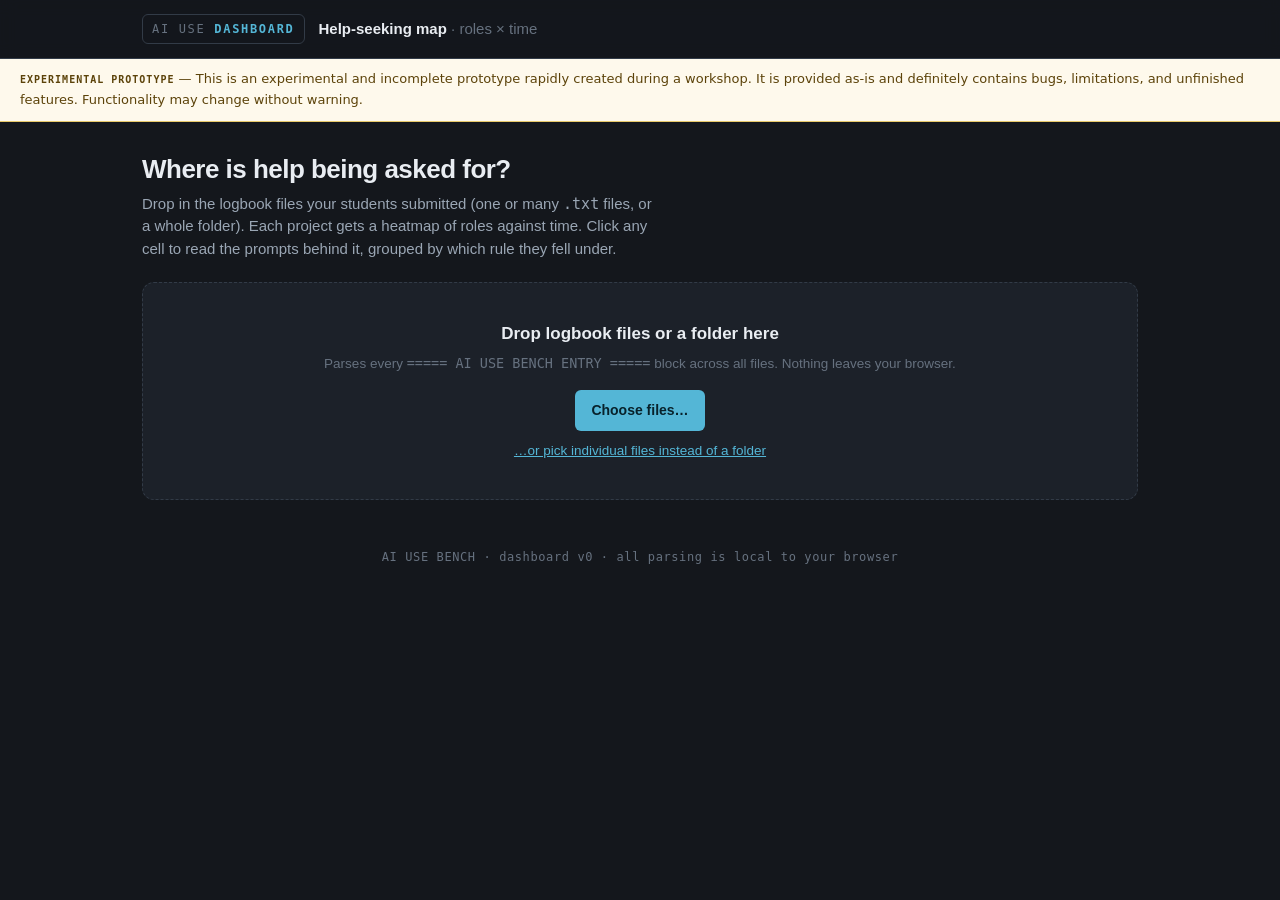
<file: teacher_tools/411_help/411_help_heatmatp_v1.html>
<!doctype html>
<html lang="en">
<head>
<meta charset="utf-8" />
<meta name="viewport" content="width=device-width, initial-scale=1" />
<title>AI Use Bench · Dashboard</title>
<style>
  :root{
    --bg:#14171c; --panel:#1c2129; --panel-2:#232a34; --line:#323b47;
    --ink:#e9edf2; --ink-dim:#9aa6b4; --ink-faint:#66717f;
    --amber:#f0a830; --green:#4fbf8b; --red:#e2604f; --cyan:#54b6d6; --violet:#9a86d6;
    --c1:#9a86d6; --c2:#4fbf8b; --c3:#54b6d6; --c4:#e2604f; --c5:#f0a830;
    --mono:ui-monospace,"SF Mono","JetBrains Mono",Menlo,Consolas,monospace;
    --sans:"Inter",-apple-system,BlinkMacSystemFont,"Segoe UI",Roboto,sans-serif;
    --r:6px;
  }
  *{box-sizing:border-box}
  @media (prefers-reduced-motion:reduce){*{animation:none!important;transition:none!important}}
  body{margin:0;background:var(--bg);color:var(--ink);font-family:var(--sans);font-size:15px;line-height:1.5;-webkit-font-smoothing:antialiased}
  .wrap{max-width:1040px;margin:0 auto;padding:0 22px 120px}
  header.top{position:sticky;top:0;z-index:30;background:rgba(20,23,28,.86);backdrop-filter:blur(8px);border-bottom:1px solid var(--line)}
  .top-inner{max-width:1040px;margin:0 auto;padding:14px 22px;display:flex;align-items:center;gap:14px;flex-wrap:wrap}
  .mark{font-family:var(--mono);font-size:12px;letter-spacing:.14em;text-transform:uppercase;color:var(--ink-faint);border:1px solid var(--line);padding:5px 9px;border-radius:var(--r);white-space:nowrap}
  .mark b{color:var(--cyan);font-weight:600}
  .title-h{font-size:15px;font-weight:600}
  .title-h span{color:var(--ink-faint);font-weight:400}
  .stats{margin-left:auto;font-family:var(--mono);font-size:12px;color:var(--ink-faint)}
  .stats b{color:var(--ink)}

  h1.page{font-size:26px;font-weight:680;letter-spacing:-.02em;margin:28px 0 4px}
  .lede{color:var(--ink-dim);font-size:15px;margin:0 0 22px;max-width:62ch}

  /* dropzone */
  .drop{
    border:1.5px dashed var(--line);border-radius:12px;background:var(--panel);
    padding:38px 24px;text-align:center;transition:border-color .15s,background .15s;cursor:pointer;
  }
  .drop.over{border-color:var(--cyan);background:#16242a}
  .drop .big{font-size:17px;font-weight:600;margin-bottom:6px}
  .drop .sm{color:var(--ink-faint);font-size:13.5px}
  .drop input{display:none}
  .drop .btn{margin-top:16px;display:inline-block}

  .btn{background:var(--cyan);color:#08222b;border:none;border-radius:var(--r);padding:10px 16px;font-weight:650;font-size:14px;font-family:var(--sans);cursor:pointer}
  .btn.ghost{background:transparent;color:var(--ink);border:1px solid var(--line)}
  .btn.sm{padding:7px 12px;font-size:13px}
  .btn:disabled{opacity:.5;cursor:not-allowed}

  /* controls bar */
  .controls{display:none;gap:14px;align-items:center;flex-wrap:wrap;margin:22px 0 10px}
  .controls.show{display:flex}
  .seg{display:inline-flex;border:1px solid var(--line);border-radius:var(--r);overflow:hidden}
  .seg button{background:var(--panel);color:var(--ink-dim);border:none;padding:8px 14px;font-size:13.5px;font-family:var(--sans);cursor:pointer}
  .seg button.on{background:var(--cyan);color:#08222b;font-weight:650}
  label.fld{font-family:var(--mono);font-size:11px;letter-spacing:.1em;text-transform:uppercase;color:var(--ink-faint);display:flex;flex-direction:column;gap:5px}
  .selwrap{position:relative}
  select{background:var(--panel-2);color:var(--ink);border:1px solid var(--line);border-radius:var(--r);padding:9px 30px 9px 11px;font-family:var(--sans);font-size:14px;appearance:none}
  .selwrap::after{content:"▾";position:absolute;right:11px;top:50%;transform:translateY(-50%);color:var(--ink-faint);pointer-events:none;font-size:11px}

  /* project section */
  .proj{display:none;margin-top:26px}
  .proj.show{display:block}
  .proj-h{display:flex;align-items:baseline;gap:12px;margin-bottom:6px}
  .proj-h h2{font-size:20px;font-weight:660;margin:0}
  .proj-h .count{font-family:var(--mono);font-size:12px;color:var(--ink-faint)}

  /* heatmap */
  .heat-scroll{overflow-x:auto;border:1px solid var(--line);border-radius:10px;background:var(--panel)}
  table.heat{border-collapse:collapse;width:100%;min-width:560px}
  table.heat th,table.heat td{padding:0;text-align:center}
  table.heat thead th{
    font-family:var(--mono);font-size:11px;letter-spacing:.06em;color:var(--ink-dim);
    font-weight:500;padding:12px 8px;border-bottom:1px solid var(--line);white-space:nowrap;
  }
  table.heat tbody th{
    font-size:13px;font-weight:600;color:var(--ink);text-align:left;
    padding:10px 14px;border-right:1px solid var(--line);white-space:nowrap;
  }
  .cell{
    width:84px;height:54px;cursor:pointer;position:relative;border:1px solid transparent;
    transition:border-color .12s;
  }
  .cell:hover{border-color:var(--cyan)}
  .cell .v{font-family:var(--mono);font-size:15px;font-weight:600}
  .cell.zero{cursor:default;color:var(--ink-faint)}
  .cell.zero:hover{border-color:transparent}
  .cell.sel{border-color:var(--cyan);box-shadow:inset 0 0 0 1px var(--cyan)}
  .rowtot,.coltot{background:var(--panel-2);font-family:var(--mono);font-size:13px;color:var(--ink-dim)}

  /* legend */
  .legend{display:flex;align-items:center;gap:8px;margin-top:10px;font-family:var(--mono);font-size:11px;color:var(--ink-faint)}
  .legend .swatch{width:22px;height:12px;border-radius:2px}

  /* drilldown */
  .drill{display:none;margin-top:16px;border:1px solid var(--line);border-radius:10px;background:var(--panel);overflow:hidden}
  .drill.show{display:block}
  .drill-h{padding:14px 18px;border-bottom:1px solid var(--line);display:flex;align-items:center;gap:12px;flex-wrap:wrap}
  .drill-h .ttl{font-weight:650;font-size:15px}
  .drill-h .ttl b{color:var(--cyan)}
  .drill-h .close{margin-left:auto;background:none;border:none;color:var(--ink-faint);font-size:20px;cursor:pointer;line-height:1}
  .drill-body{padding:6px 0 8px;max-height:520px;overflow:auto}
  .cgroup{padding:10px 18px 4px}
  .cgroup-h{display:flex;align-items:center;gap:9px;margin:6px 0 10px}
  .ctag{font-family:var(--mono);font-weight:700;font-size:12px;letter-spacing:.04em;padding:3px 9px;border-radius:4px;color:#10131a}
  .cgroup-h .nm{font-size:13px;color:var(--ink-dim)}
  .pcard{
    background:var(--panel-2);border:1px solid var(--line);border-left-width:3px;border-radius:0 var(--r) var(--r) 0;
    padding:11px 14px;margin:0 0 9px;font-size:13.5px;line-height:1.5;
  }
  .pcard .meta{font-family:var(--mono);font-size:11px;color:var(--ink-faint);margin-bottom:6px;display:flex;gap:12px;flex-wrap:wrap}
  .pcard .meta .flag{padding:1px 6px;border-radius:3px}
  .pcard .meta .flag.no{background:#2a1714;color:var(--red)}
  .pcard .meta .flag.meh{background:#2a2616;color:var(--amber)}
  .pcard .txt{color:var(--ink)}

  .empty{color:var(--ink-faint);font-size:13.5px;padding:14px 18px}
  .errbox{display:none;margin-top:14px;border:1px solid var(--red);background:#2a1714;color:#f0b6ad;border-radius:var(--r);padding:12px 15px;font-size:13.5px}
  .errbox.show{display:block}
  .errbox b{color:var(--red)}
  footer.foot{text-align:center;color:var(--ink-faint);font-size:12px;font-family:var(--mono);margin-top:48px;letter-spacing:.05em}
</style>
</head>
<body>

<header class="top">
  <div class="top-inner">
    <div class="mark">AI&nbsp;USE&nbsp;<b>DASHBOARD</b></div>
    <div class="title-h">Help-seeking map&nbsp;<span>· roles × time</span></div>
    <div class="stats" id="stats"></div>
  </div>
</header>

<!-- PROTOTYPE NOTICE -->
<div style="background:#fef9ec;border-bottom:1px solid #e8c96a;padding:10px 20px;font-size:13px;line-height:1.6;color:#5c430a;font-family:system-ui,sans-serif;">
  <span style="font-family:monospace;font-size:10px;letter-spacing:0.1em;text-transform:uppercase;font-weight:700;">Experimental Prototype</span>
  — This is an experimental and incomplete prototype rapidly created during a workshop. It is provided as-is and definitely contains bugs, limitations, and unfinished features. Functionality may change without warning.
</div>

<div class="wrap">
  <h1 class="page">Where is help being asked for?</h1>
  <p class="lede">Drop in the logbook files your students submitted (one or many <code>.txt</code> files, or a whole folder). Each project gets a heatmap of roles against time. Click any cell to read the prompts behind it, grouped by which rule they fell under.</p>

  <div class="drop" id="drop">
    <div class="big">Drop logbook files or a folder here</div>
    <div class="sm">Parses every <code>===== AI USE BENCH ENTRY =====</code> block across all files. Nothing leaves your browser.</div>
    <label class="btn" for="fileinput">Choose files…</label>
    <input id="fileinput" type="file" multiple webkitdirectory />
    <input id="fileinput2" type="file" multiple accept=".txt,text/plain" style="display:none" />
    <div class="sm" style="margin-top:10px"><a href="#" id="pickfiles" style="color:var(--cyan)">…or pick individual files instead of a folder</a></div>
  </div>

  <div class="errbox" id="errbox"></div>

  <div class="controls" id="controls">
    <div class="seg" id="axis-toggle">
      <button data-axis="day" class="on">Columns: Days</button>
      <button data-axis="phase">Columns: Phases</button>
    </div>
    <label class="fld">Project
      <div class="selwrap"><select id="proj-select"></select></div>
    </label>
    <button class="btn ghost sm" id="reset">Load different files</button>
  </div>

  <div id="projarea"></div>

  <footer class="foot">AI USE BENCH · dashboard v0 · all parsing is local to your browser</footer>
</div>

<script>
const $=s=>document.querySelector(s), $$=s=>[...document.querySelectorAll(s)];

/* ---------- config: axes ---------- */
const ROLES=["Hardware Lead","Software Lead","Test / QA","Docs / Comms"];
const DAYS=["Day 1 · Brainstorm","Day 2 · Build","Day 3 · Integrate","Day 4 · Revise","Day 5 · Showcase","Day 6 · Reflect"];
const PHASES=["Brainstorm","Build","Integrate","Revise","Showcase","Reflect"];
const CINFO={
  C1:{name:"Creativity",color:"var(--c1)"}, C2:{name:"Core Skills",color:"var(--c2)"},
  C3:{name:"Clarify",color:"var(--c3)"},    C4:{name:"Correct",color:"var(--c4)"},
  C5:{name:"Construct Plans",color:"var(--c5)"}
};
const CORDER=["C1","C2","C3","C4","C5"];

/* ---------- state ---------- */
let ENTRIES=[];           // all parsed entries
let AXIS="day";           // "day" | "phase"
let CURPROJ=null;
let SEL=null;             // {role, col}

/* ---------- parsing ---------- */
function parseFile(text){
  const out=[];
  // split on the entry delimiter; tolerate leading/trailing junk
  const blocks=text.split(/=====\s*AI USE BENCH ENTRY\s*=====/i).slice(1);
  blocks.forEach(b=>{
    // cut off at END ENTRY if present
    const body=b.split(/=====\s*END ENTRY\s*=====/i)[0];
    const e={};
    body.split(/\r?\n/).forEach(line=>{
      const m=line.match(/^([A-Za-z]+)\s*:\s*(.*)$/);
      if(m){ e[m[1].toLowerCase()]=m[2].trim(); }
    });
    if(e.project || e.role || e.prompt){   // minimally an entry
      out.push(normalize(e));
    }
  });
  return out;
}
function normalize(e){
  return {
    timestamp:e.timestamp||"",
    recorded:e.recorded||e.timestamp||"",
    project:(e.project||"(no project)").trim(),
    role:(e.role||"(no role)").trim(),
    day:(e.day||"").trim(),
    phase:(e.phase||"").trim(),
    skills:(e.skills||"").trim(),
    issue:(e.issue||"").trim(),
    landedC:(e.landedc||"").trim().toUpperCase(),
    effectiveC:(e.effectivec||e.landedc||"").trim().toUpperCase(),
    feltRight:(e.feltright||"").trim().toLowerCase(),
    alignment:(e.alignment||"").trim().toLowerCase(),
    prompt:(e.prompt||"").trim()
  };
}

/* match an entry's day/phase string to a known column even if formatting drifts */
function colKey(e){
  if(AXIS==="phase"){
    const p=PHASES.find(p=>e.phase && e.phase.toLowerCase()===p.toLowerCase());
    if(p) return p;
    // fall back: pull phase out of the Day string ("Day 3 · Integrate")
    const fromDay=PHASES.find(p=>e.day && e.day.toLowerCase().includes(p.toLowerCase()));
    return fromDay||"(unknown)";
  } else {
    const d=DAYS.find(d=>e.day && normDay(e.day)===normDay(d));
    if(d) return d;
    // fall back: match by the phase name embedded
    const idx=PHASES.findIndex(p=>e.phase && e.phase.toLowerCase()===p.toLowerCase());
    return idx>=0?DAYS[idx]:"(unknown)";
  }
}
const normDay=s=>s.toLowerCase().replace(/\s|·|–|—/g,"");

/* ---------- ingest ---------- */
function ingest(files){
  const txts=[...files].filter(f=>/\.txt$/i.test(f.name)||f.type==="text/plain"||f.type==="");
  if(!txts.length){ showErr("No <b>.txt</b> files found in that drop. Logbook submissions should be plain-text files."); return; }
  let pending=txts.length, collected=[], skipped=0;
  collected.length=0;
  txts.forEach(f=>{
    const r=new FileReader();
    r.onload=()=>{
      try{ const parsed=parseFile(r.result); if(!parsed.length) skipped++; collected.push(...parsed); }
      catch(err){ skipped++; }
      if(--pending===0) finishIngest(collected, txts.length, skipped);
    };
    r.onerror=()=>{ skipped++; if(--pending===0) finishIngest(collected, txts.length, skipped); };
    r.readAsText(f);
  });
}
function finishIngest(entries, nfiles, skipped){
  if(!entries.length){ showErr(`Read <b>${nfiles}</b> file(s) but found no valid entries. Make sure students submitted logs containing the <code>===== AI USE BENCH ENTRY =====</code> blocks.`); return; }
  hideErr();
  ENTRIES=entries;
  buildProjectList();
  $("#controls").classList.add("show");
  $("#drop").style.display="none";
  const projs=[...new Set(entries.map(e=>e.project))];
  $("#stats").innerHTML=`<b>${entries.length}</b> entries · <b>${projs.length}</b> projects · <b>${nfiles}</b> files${skipped?` · ${skipped} skipped`:""}`;
}

/* ---------- project picker ---------- */
function buildProjectList(){
  const projs=[...new Set(ENTRIES.map(e=>e.project))].sort();
  $("#proj-select").innerHTML=projs.map(p=>`<option>${esc(p)}</option>`).join("");
  CURPROJ=projs[0];
  render();
}
$("#proj-select").onchange=e=>{ CURPROJ=e.target.value; SEL=null; render(); };

/* ---------- axis toggle ---------- */
$("#axis-toggle").querySelectorAll("button").forEach(b=>{
  b.onclick=()=>{
    AXIS=b.dataset.axis;
    $$("#axis-toggle button").forEach(x=>x.classList.toggle("on",x===b));
    SEL=null; render();
  };
});

/* ---------- render heatmap ---------- */
function render(){
  const area=$("#projarea"); area.innerHTML="";
  const cols=AXIS==="phase"?PHASES:DAYS;
  const rows=ROLES;
  const ofProj=ENTRIES.filter(e=>e.project===CURPROJ);

  // build count grid + bucket entries per cell
  const grid={}, bucket={};
  let max=0;
  rows.forEach(r=>{ grid[r]={}; bucket[r]={}; cols.forEach(c=>{ grid[r][c]=0; bucket[r][c]=[]; }); });
  // also catch unknown columns/roles so nothing is silently dropped
  ofProj.forEach(e=>{
    const c=colKey(e);
    const r=rows.includes(e.role)?e.role:null;
    if(r && grid[r] && c in grid[r]){ grid[r][c]++; bucket[r][c].push(e); if(grid[r][c]>max)max=grid[r][c]; }
  });

  const sec=document.createElement("div");
  sec.className="proj show";
  sec.innerHTML=`
    <div class="proj-h"><h2>${esc(CURPROJ)}</h2><span class="count">${ofProj.length} entries</span></div>
    <div class="heat-scroll"><table class="heat"></table></div>
    <div class="legend"><span>fewer</span>
      <span class="swatch" style="background:${heatColor(0,max)}"></span>
      <span class="swatch" style="background:${heatColor(Math.max(1,Math.round(max*.34)),max)}"></span>
      <span class="swatch" style="background:${heatColor(Math.max(1,Math.round(max*.67)),max)}"></span>
      <span class="swatch" style="background:${heatColor(max,max)}"></span>
      <span>more · darkest = ${max} ask${max===1?"":"s"}</span>
    </div>
    <div class="drill" id="drill"></div>`;
  area.appendChild(sec);

  const t=sec.querySelector("table.heat");
  // header
  let thead=`<thead><tr><th></th>${cols.map(c=>`<th>${esc(shortCol(c))}</th>`).join("")}<th class="coltot">Σ</th></tr></thead><tbody>`;
  let tb="";
  rows.forEach(r=>{
    let rowtot=0;
    tb+=`<tr><th>${esc(r)}</th>`;
    cols.forEach(c=>{
      const v=grid[r][c]; rowtot+=v;
      const zero=v===0;
      const isSel=SEL&&SEL.role===r&&SEL.col===c;
      tb+=`<td class="cell ${zero?"zero":""} ${isSel?"sel":""}" data-r="${esc(r)}" data-c="${esc(c)}"
            style="background:${heatColor(v,max)}">
            <span class="v">${v||""}</span></td>`;
    });
    tb+=`<td class="rowtot">${rowtot}</td></tr>`;
  });
  // column totals
  tb+=`<tr><th class="rowtot">Σ</th>`;
  cols.forEach(c=>{ let s=0; rows.forEach(r=>s+=grid[r][c]); tb+=`<td class="coltot">${s}</td>`; });
  tb+=`<td class="coltot">${ofProj.length}</td></tr>`;
  t.innerHTML=thead+tb+"</tbody>";

  // wire cells
  t.querySelectorAll(".cell:not(.zero)").forEach(td=>{
    td.onclick=()=>{ SEL={role:td.dataset.r,col:td.dataset.c}; render(); openDrill(bucket[td.dataset.r][td.dataset.c]); };
  });
  // if a selection persists, reopen its drill
  if(SEL && bucket[SEL.role] && bucket[SEL.role][SEL.col]) openDrill(bucket[SEL.role][SEL.col]);
}

/* ---------- drilldown ---------- */
function openDrill(entries){
  const d=$("#drill"); if(!d) return;
  if(!entries||!entries.length){ d.classList.remove("show"); return; }
  // group by effectiveC, then sort recent-first within group
  const byC={}; CORDER.forEach(c=>byC[c]=[]);
  entries.forEach(e=>{ const c=CORDER.includes(e.effectiveC)?e.effectiveC:(CORDER.includes(e.landedC)?e.landedC:"C2"); byC[c].push(e); });
  Object.values(byC).forEach(arr=>arr.sort((a,b)=>(b.timestamp||"").localeCompare(a.timestamp||"")));

  let html=`<div class="drill-h"><div class="ttl"><b>${esc(SEL.role)}</b> · ${esc(shortCol(SEL.col))} — ${entries.length} ask${entries.length===1?"":"s"}</div>
    <button class="close" id="drill-close">×</button></div><div class="drill-body">`;
  let any=false;
  CORDER.forEach(c=>{
    const arr=byC[c]; if(!arr.length) return; any=true;
    html+=`<div class="cgroup"><div class="cgroup-h"><span class="ctag" style="background:${CINFO[c].color}">${c}</span><span class="nm">${CINFO[c].name} — ${arr.length}</span></div>`;
    arr.forEach(e=>{
      const feltFlag = e.feltRight==="no" ? `<span class="flag no">felt wrong</span>` : "";
      const alignFlag = (e.alignment==="meh"||e.alignment==="bad") ? `<span class="flag meh">align: ${esc(e.alignment)}</span>` : "";
      html+=`<div class="pcard" style="border-left-color:${CINFO[c].color}">
        <div class="meta"><span>${esc(e.recorded||e.timestamp||"—")}</span>${e.landedC&&e.landedC!==c?`<span>via ${esc(e.landedC)}→${esc(c)}</span>`:""}${feltFlag}${alignFlag}</div>
        <div class="txt">${esc(e.prompt||"(no prompt recorded)")}</div></div>`;
    });
    html+=`</div>`;
  });
  if(!any) html+=`<div class="empty">No prompts recorded for this cell.</div>`;
  html+=`</div>`;
  d.innerHTML=html; d.classList.add("show");
  d.querySelector("#drill-close").onclick=()=>{ SEL=null; render(); };
  d.scrollIntoView({behavior:"smooth",block:"nearest"});
}

/* ---------- heat color ---------- */
function heatColor(v,max){
  if(!max||v===0) return "var(--panel-2)";
  const t=v/max; // 0..1
  // interpolate panel-2 -> cyan-ish ramp
  const a=[35,42,52], b=[84,182,214]; // #232a34 -> cyan
  const mix=a.map((x,i)=>Math.round(x+(b[i]-x)*(0.18+0.82*t)));
  return `rgb(${mix[0]},${mix[1]},${mix[2]})`;
}

/* ---------- helpers ---------- */
function shortCol(c){ return c.replace(/^Day \d+ · /,"Day $& ").replace(/^Day (\d+) · (.+)/,"D$1 · $2"); }
function esc(s){ return String(s).replace(/[&<>"']/g,m=>({"&":"&amp;","<":"&lt;",">":"&gt;",'"':"&quot;","'":"&#39;"}[m])); }
function showErr(h){ const e=$("#errbox"); e.innerHTML=`<b>Heads up:</b> ${h}`; e.classList.add("show"); }
function hideErr(){ $("#errbox").classList.remove("show"); }

/* ---------- file inputs + drag/drop ---------- */
const drop=$("#drop");
$("#fileinput").onchange=e=>ingest(e.target.files);
$("#fileinput2").onchange=e=>ingest(e.target.files);
$("#pickfiles").onclick=e=>{ e.preventDefault(); $("#fileinput2").click(); };
drop.onclick=e=>{ if(e.target.tagName!=="A"&&e.target.tagName!=="LABEL") $("#fileinput").click(); };
;["dragenter","dragover"].forEach(ev=>drop.addEventListener(ev,e=>{e.preventDefault();drop.classList.add("over");}));
;["dragleave","drop"].forEach(ev=>drop.addEventListener(ev,e=>{e.preventDefault();drop.classList.remove("over");}));
drop.addEventListener("drop",async e=>{
  const items=e.dataTransfer.items;
  if(items && items.length && items[0].webkitGetAsEntry){
    const files=[]; const ents=[...items].map(i=>i.webkitGetAsEntry());
    await Promise.all(ents.map(en=>walkEntry(en,files)));
    ingest(files);
  } else { ingest(e.dataTransfer.files); }
});
/* recurse into dropped folders */
function walkEntry(entry,out){
  return new Promise(res=>{
    if(!entry){res();return;}
    if(entry.isFile){ entry.file(f=>{out.push(f);res();}); }
    else if(entry.isDirectory){
      const rd=entry.createReader();
      rd.readEntries(async ents=>{ await Promise.all(ents.map(en=>walkEntry(en,out))); res(); });
    } else res();
  });
}

$("#reset").onclick=()=>{
  ENTRIES=[]; SEL=null; CURPROJ=null;
  $("#projarea").innerHTML=""; $("#controls").classList.remove("show");
  $("#drop").style.display=""; $("#stats").innerHTML=""; $("#fileinput").value=""; $("#fileinput2").value="";
};
</script>
</body>
</html>
</file>
